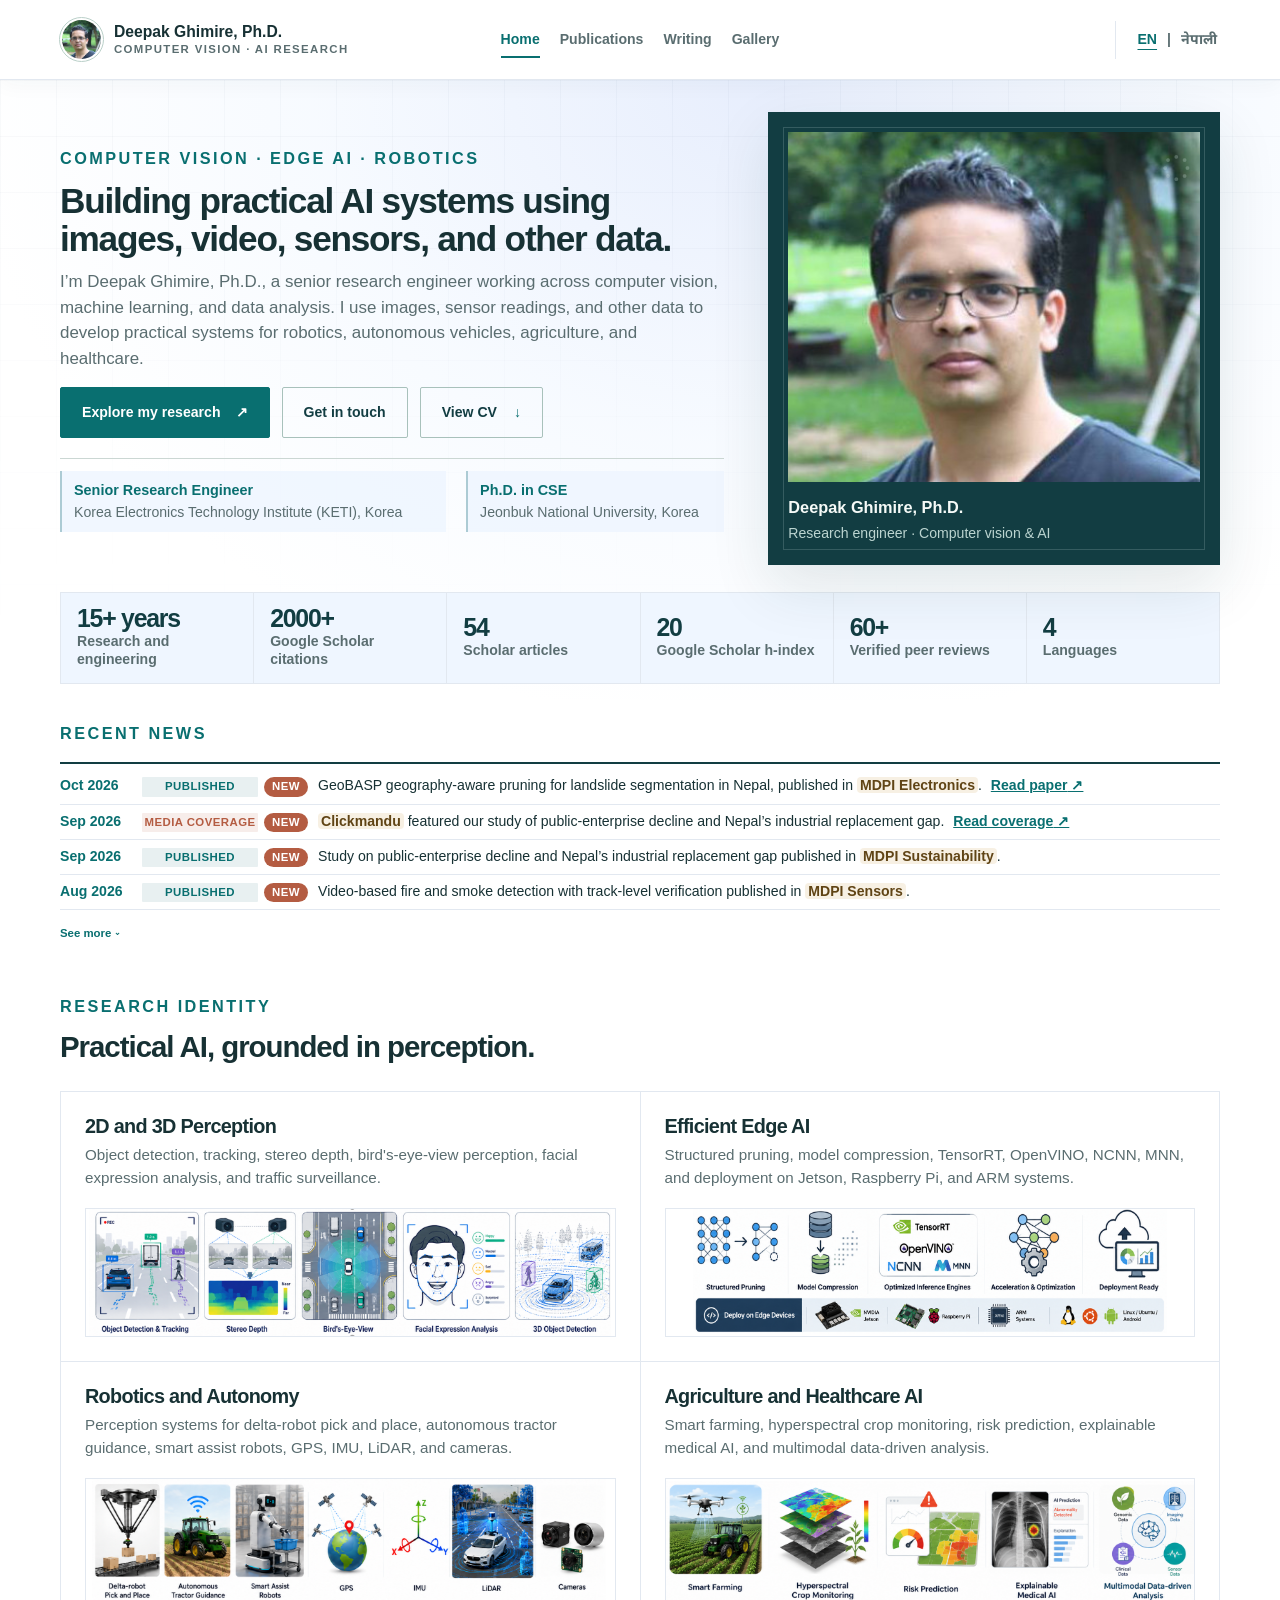
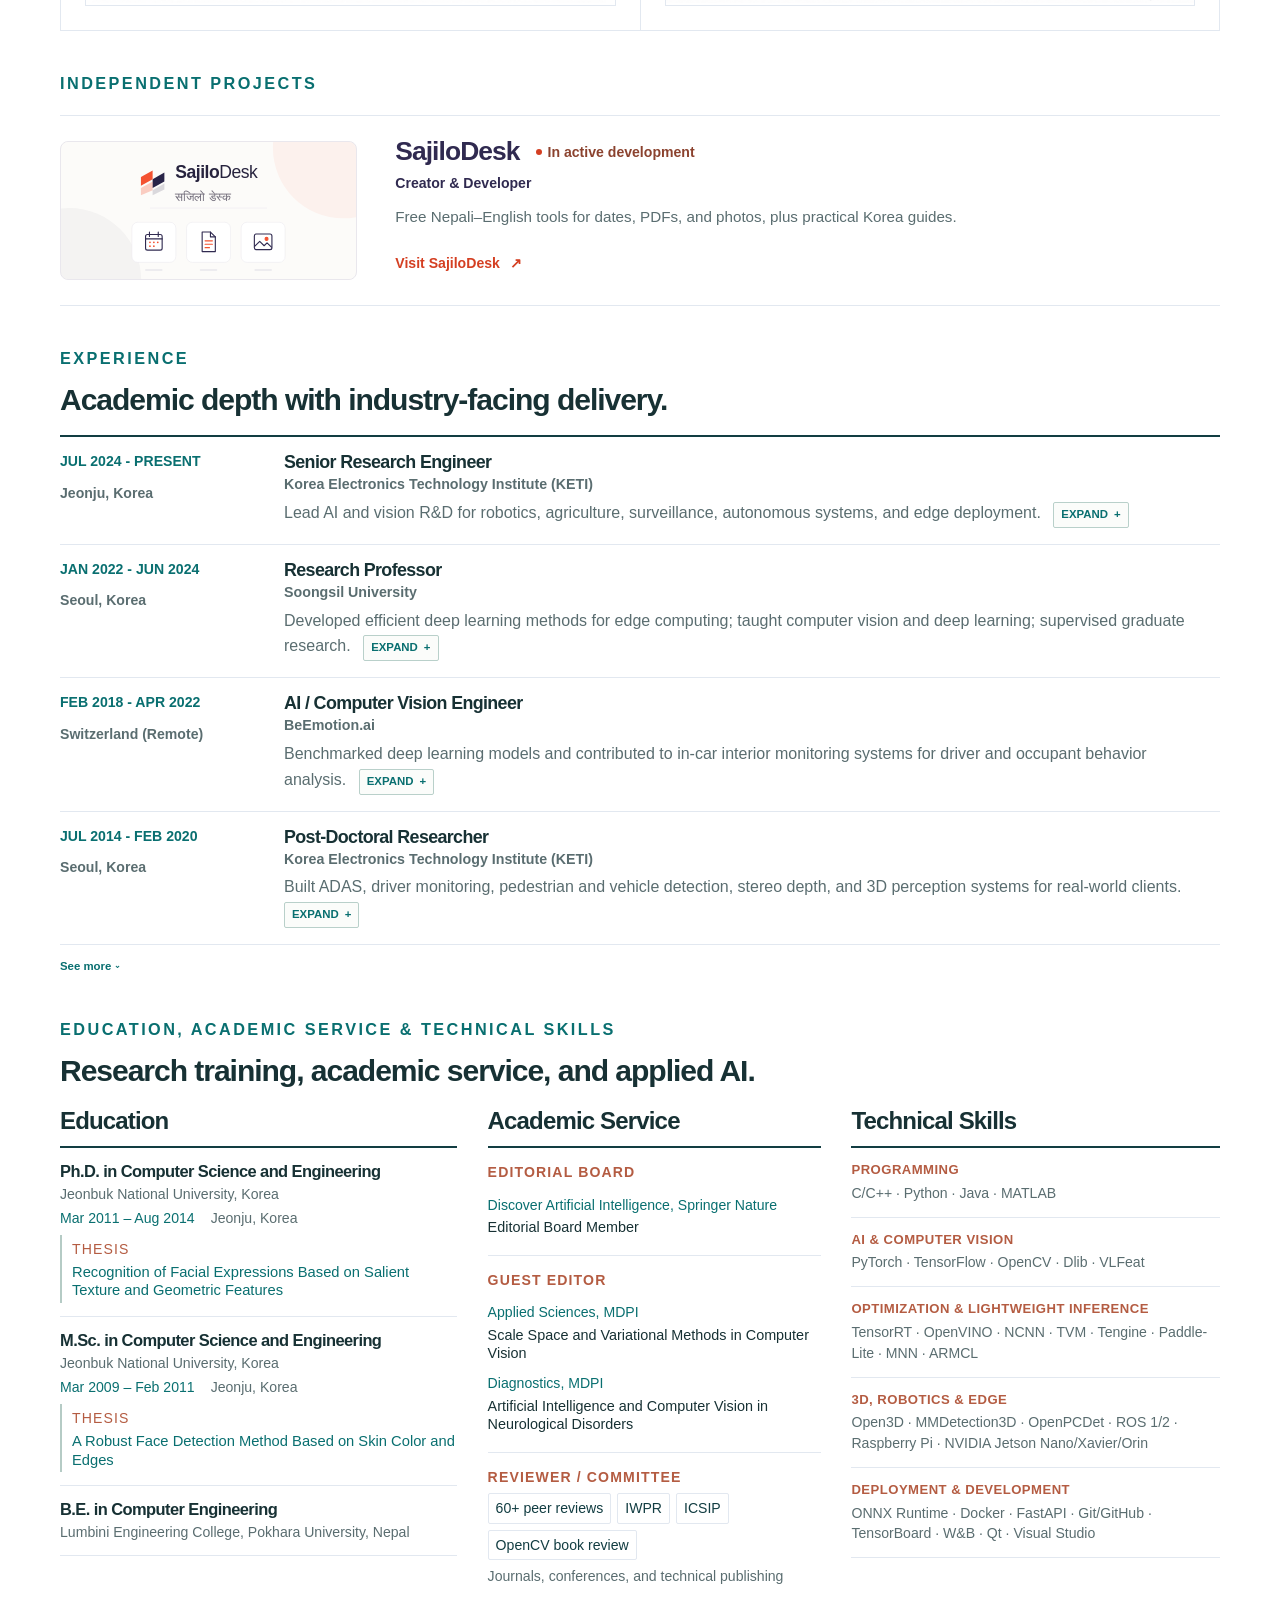
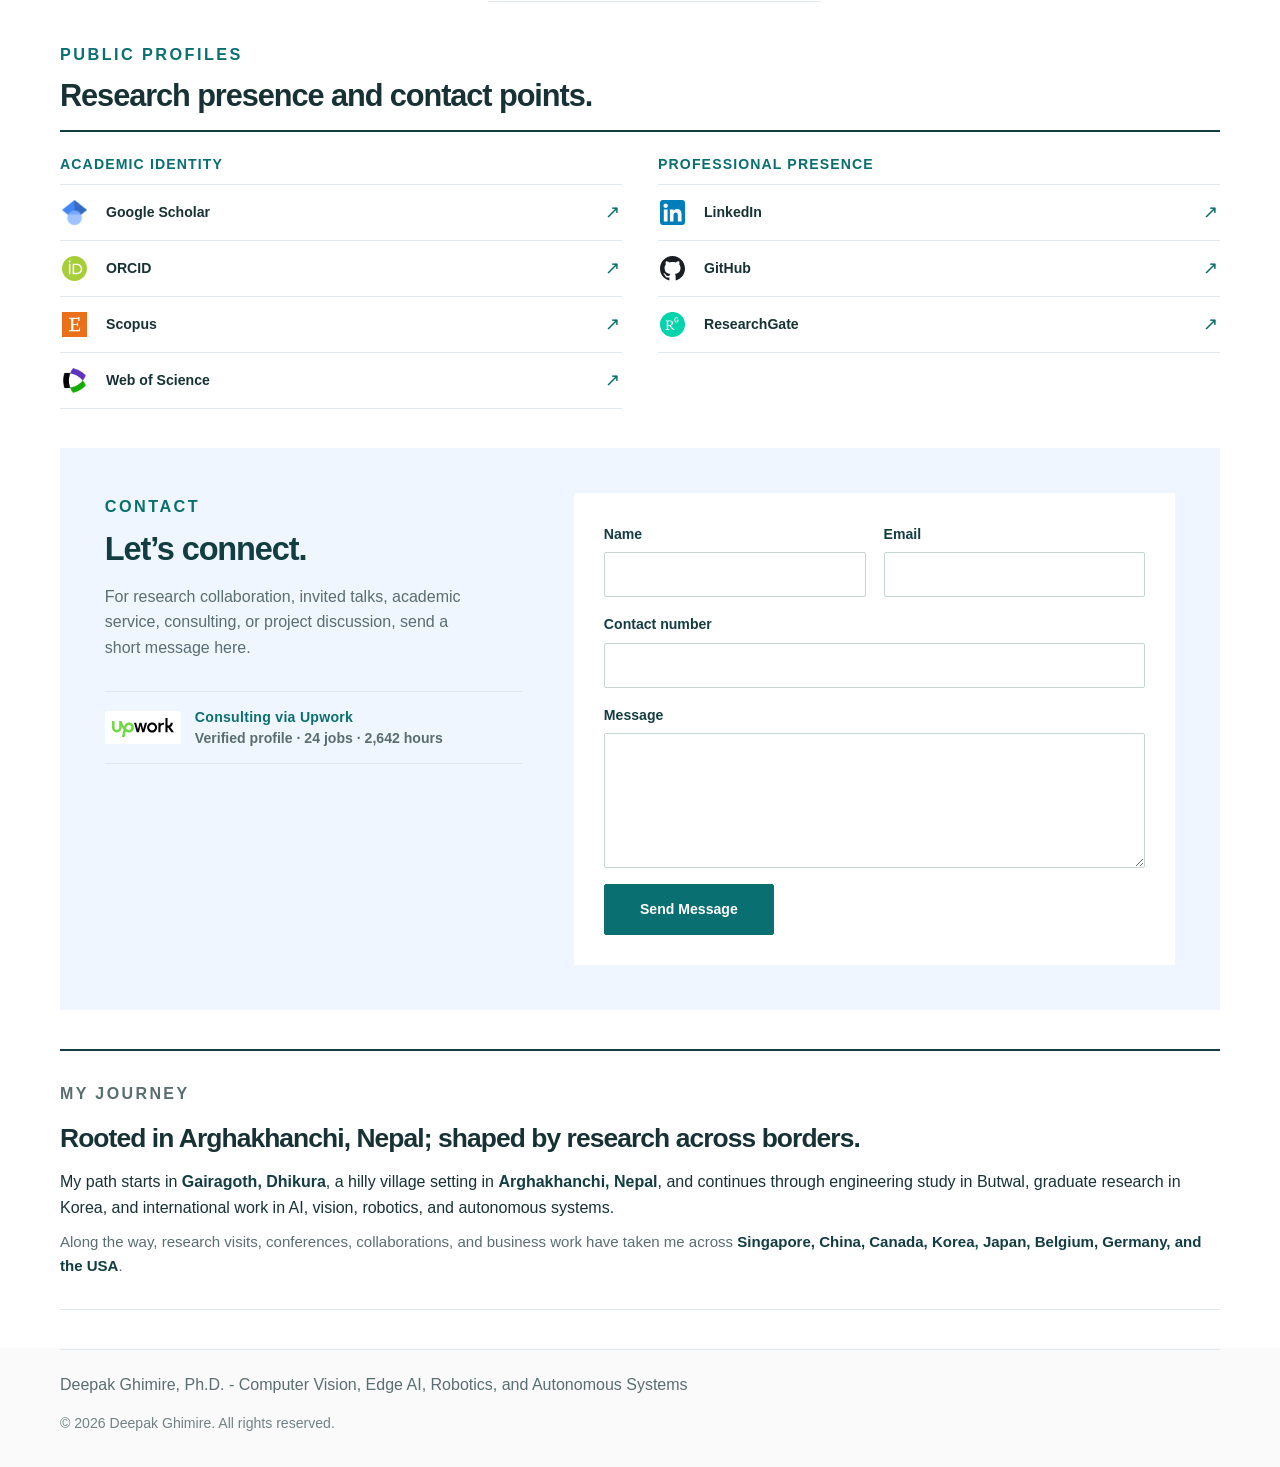
<file: index.html>
<!DOCTYPE html>
<html lang="en">
<head>
  <meta charset="UTF-8">
  <meta name="viewport" content="width=device-width, initial-scale=1.0">
  <meta name="description" content="Deepak Ghimire, Ph.D. - Computer vision, edge AI, robotics, autonomous systems, ADAS, and efficient machine learning.">
  <title>Deepak Ghimire, Ph.D. - Computer Vision, Edge AI, Robotics, and Autonomous Systems</title>
  <link rel="stylesheet" href="assets/css/styles.css?v=7">
  <link rel="stylesheet" href="assets/css/redesign.css?v=75">
</head>
<body>
  <header class="site-header">
    <a class="brand" href="index.html" aria-label="Deepak Ghimire, Ph.D. home">
      <span class="brand-mark"><img src="assets/images/deepak-portrait.jpg" alt="" width="43" height="43"></span>
      <span>Deepak Ghimire, Ph.D.</span>
    </a>
    <span class="language-switch" role="group" aria-label="Language"><a class="active-lang" href="index.html" lang="en" hreflang="en" aria-label="English" aria-current="page">EN</a><span aria-hidden="true">|</span><a href="ne/index.html" lang="ne" hreflang="ne">नेपाली</a></span>
    <button class="nav-toggle" aria-label="Open menu" aria-expanded="false" aria-controls="site-nav">
      <span></span><span></span><span></span>
    </button>
    <nav id="site-nav" class="site-nav">
      <a class="active" href="index.html">Home</a>
      <a href="publications.html">Publications</a>
      <a href="writing.html">Writing</a>
      <a href="gallery.html">Gallery</a>
    </nav>
  </header>

  <main>
    <section class="hero">
      <div class="hero-copy">
        <p class="eyebrow">Computer vision · Edge AI · Robotics</p>
        <h1>Building practical AI systems using images, video, sensors, and other data.</h1>
        <p class="hero-text">I’m Deepak Ghimire, Ph.D., a senior research engineer working across computer vision, machine learning, and data analysis. I use images, sensor readings, and other data to develop practical systems for robotics, autonomous vehicles, agriculture, and healthcare.</p>
        <div class="hero-actions">
          <a class="button primary" href="publications.html"><span class="button-label-long">Explore my research</span><span class="button-label-short">Publications</span><span aria-hidden="true">↗</span></a>
          <a class="button secondary" href="#contact"><span class="button-label-long">Get in touch</span><span class="button-label-short">Contact</span></a>
          <details class="cv-download-menu">
            <summary class="button secondary"><span class="button-label-long">View CV</span><span class="button-label-short">View CV</span></summary>
            <div class="cv-download-options">
              <a href="assets/docs/deepak-ghimire-short-cv.pdf?v=20261104" target="_blank" rel="noopener">
                <strong>Short CV</strong>
                <span>1-page PDF</span>
              </a>
              <a href="assets/docs/deepak-ghimire-full-cv.pdf?v=20261104" target="_blank" rel="noopener">
                <strong>Full CV</strong>
                <span>3-page PDF</span>
              </a>
            </div>
          </details>
        </div>
        <div class="hero-assurance" aria-label="Professional profile">
          <span><strong>Senior Research Engineer</strong>Korea Electronics Technology Institute (KETI), Korea</span>
          <span><strong>Ph.D. in CSE</strong>Jeonbuk National University, Korea</span>
        </div>
      </div>
      <div class="hero-visual" aria-label="Portrait of Deepak Ghimire">
        <div class="portrait-frame">
          <img src="assets/images/deepak-portrait.jpg" alt="Deepak Ghimire">
        </div>
        <div class="portrait-caption"><strong>Deepak Ghimire, Ph.D.</strong><span>Research engineer · Computer vision &amp; AI</span></div>
      </div>
      <a class="scroll-cue" href="#metrics" aria-label="Scroll to profile metrics">
        <span class="scroll-line" aria-hidden="true"></span>
        <span>Scroll</span>
        <span class="scroll-dot" aria-hidden="true"></span>
      </a>
    </section>

    <section id="metrics" class="metrics-band" aria-label="Professional metrics">
      <div>
        <strong>15+ years</strong>
        <span>Research and engineering</span>
      </div>
      <a href="https://scholar.google.com/citations?user=pkJSvXwAAAAJ&amp;hl=en" target="_blank" rel="noopener">
        <strong>2000+</strong>
        <span>Google Scholar citations</span>
      </a>
      <a href="https://scholar.google.com/citations?user=pkJSvXwAAAAJ&amp;hl=en" target="_blank" rel="noopener">
        <strong>54</strong>
        <span>Scholar articles</span>
      </a>
      <a href="https://scholar.google.com/citations?user=pkJSvXwAAAAJ&amp;hl=en" target="_blank" rel="noopener">
        <strong>20</strong>
        <span>Google Scholar h-index</span>
      </a>
      <a href="https://www.webofscience.com/wos/author/record/W-2826-2019" target="_blank" rel="noopener">
        <strong>60+</strong>
        <span>Verified peer reviews</span>
      </a>
      <div>
        <strong>4</strong>
        <span>Languages</span>
      </div>
    </section>

    <section class="news-section" aria-label="News and updates">
      <div class="section-heading">
        <p class="section-kicker">Recent News</p>
      </div>
      <div class="news-card">
        <div class="news-list" data-news-list></div>
        <noscript>Enable JavaScript to view recent news.</noscript>
        <button class="news-toggle" type="button" data-news-toggle aria-expanded="false">See more</button>
      </div>
    </section>

    <section id="research-identity" class="section-grid">
      <div>
        <p class="section-kicker">Research Identity</p>
        <h2>Practical AI, grounded in perception.</h2>
      </div>
      <div class="focus-grid">
        <article class="focus-card focus-card-visual">
          <h3>2D and 3D Perception</h3>
          <p>Object detection, tracking, stereo depth, bird's-eye-view perception, facial expression analysis, and traffic surveillance.</p>
          <div class="focus-card-image">
            <button class="focus-image-button" type="button" data-full-image="assets/images/2dand3dperception.webp" data-image-title="2D and 3D Perception" aria-label="Expand 2D and 3D perception visual">
              <img src="assets/images/2dand3dperception.webp" alt="2D and 3D perception visual" loading="lazy" decoding="async">
            </button>
          </div>
        </article>
        <article class="focus-card focus-card-visual">
          <h3>Efficient Edge AI</h3>
          <p>Structured pruning, model compression, TensorRT, OpenVINO, NCNN, MNN, and deployment on Jetson, Raspberry Pi, and ARM systems.</p>
          <div class="focus-card-image">
            <button class="focus-image-button" type="button" data-full-image="assets/images/efficient_edge.webp" data-image-title="Efficient Edge AI" aria-label="Expand efficient edge AI visual">
              <img src="assets/images/efficient_edge.webp" alt="Efficient edge AI visual" loading="lazy" decoding="async">
            </button>
          </div>
        </article>
        <article class="focus-card focus-card-visual">
          <h3>Robotics and Autonomy</h3>
          <p>Perception systems for delta-robot pick and place, autonomous tractor guidance, smart assist robots, GPS, IMU, LiDAR, and cameras.</p>
          <div class="focus-card-image">
            <button class="focus-image-button" type="button" data-full-image="assets/images/robot_autonomy.webp" data-image-title="Robotics and Autonomy" aria-label="Expand robotics and autonomy visual">
              <img src="assets/images/robot_autonomy.webp" alt="Robotics and autonomy visual" loading="lazy" decoding="async">
            </button>
          </div>
        </article>
        <article class="focus-card focus-card-visual">
          <h3>Agriculture and Healthcare AI</h3>
          <p>Smart farming, hyperspectral crop monitoring, risk prediction, explainable medical AI, and multimodal data-driven analysis.</p>
          <div class="focus-card-image">
            <button class="focus-image-button" type="button" data-full-image="assets/images/agri_health_ai.webp" data-image-title="Agriculture and Healthcare AI" aria-label="Expand agriculture and healthcare AI visual">
              <img src="assets/images/agri_health_ai.webp" alt="Agriculture and healthcare AI visual" loading="lazy" decoding="async">
            </button>
          </div>
        </article>
      </div>
    </section>

    <section class="projects-section" id="independent-projects" aria-labelledby="projects-heading">
      <div class="section-heading">
        <p class="section-kicker" id="projects-heading">Independent Projects</p>
      </div>
      <article class="project-feature" aria-labelledby="sajilodesk-heading">
        <img class="project-visual" src="assets/images/sajilodesk-project.svg?v=3" alt="Bilingual SajiloDesk logo with calendar, document, and photo symbols" width="600" height="280" loading="lazy" decoding="async">
        <div class="project-copy">
          <div class="project-title-row">
            <h2 id="sajilodesk-heading">SajiloDesk</h2>
            <span class="project-status">In active development</span>
          </div>
          <p class="project-role">Creator &amp; Developer</p>
          <p>Free Nepali–English tools for dates, PDFs, and photos, plus practical Korea guides.</p>
          <a class="project-visit" href="https://sajilodesk.com/en/" hreflang="en" target="_blank" rel="noopener">Visit SajiloDesk <span aria-hidden="true">↗</span></a>
        </div>
      </article>
    </section>

    <section class="timeline-section">
      <div class="section-heading">
        <p class="section-kicker">Experience</p>
        <h2>Academic depth with industry-facing delivery.</h2>
      </div>
      <div class="timeline">
        <article>
          <div class="timeline-meta">
            <span class="timeline-date">Jul 2024 - Present</span>
            <span>Jeonju, Korea</span>
          </div>
          <div class="timeline-content">
          <h3>Senior Research Engineer</h3>
          <p class="timeline-org">Korea Electronics Technology Institute (KETI)</p>
          <div class="timeline-summary-row"><p>Lead AI and vision R&D for robotics, agriculture, surveillance, autonomous systems, and edge deployment.</p>
          <details>
            <summary>Expand</summary>
            <ul>
              <li>Lead research and industry-focused AI, computer vision, and sensor-technology projects across agriculture, robotics, and surveillance.</li>
              <li>Develop crop monitoring for smart vertical farming using RGB, hyperspectral cameras, and temperature sensors.</li>
              <li>Build smart assist robot perception for large vehicles using LiDAR and camera sensors.</li>
              <li>Develop autonomous tractor guidance in paddy fields with GPS, IMU, and ZED 2i camera sensors.</li>
            </ul>
          </details></div>
          </div>
        </article>
        <article>
          <div class="timeline-meta">
            <span class="timeline-date">Jan 2022 - Jun 2024</span>
            <span>Seoul, Korea</span>
          </div>
          <div class="timeline-content">
          <h3>Research Professor</h3>
          <p class="timeline-org">Soongsil University</p>
          <div class="timeline-summary-row"><p>Developed efficient deep learning methods for edge computing; taught computer vision and deep learning; supervised graduate research.</p>
          <details>
            <summary>Expand</summary>
            <ul>
              <li>Worked on one-shot structured pruning and dataset compression to optimize model performance and resource use.</li>
              <li>Taught Computer Vision and Deep Learning with OpenCV and Python Programming for Image Processing.</li>
              <li>Supervised and mentored graduate students on AI/ML research projects.</li>
            </ul>
          </details></div>
          </div>
        </article>
        <article>
          <div class="timeline-meta">
            <span class="timeline-date">Feb 2018 - Apr 2022</span>
            <span>Switzerland (Remote)</span>
          </div>
          <div class="timeline-content">
          <h3>AI / Computer Vision Engineer</h3>
          <p class="timeline-org">BeEmotion.ai</p>
          <div class="timeline-summary-row"><p>Benchmarked deep learning models and contributed to in-car interior monitoring systems for driver and occupant behavior analysis.</p>
          <details>
            <summary>Expand</summary>
            <ul>
              <li>Benchmarked DNN backbones, face detection, and facial emotion recognition models.</li>
              <li>Used inference tools across Raspberry Pi and NVIDIA Jetson Nano/Xavier platforms.</li>
              <li>Contributed to vision-based automotive in-car Interior Monitoring System AI solutions.</li>
              <li>Provided consulting and development support for edge-computing AI applications.</li>
            </ul>
          </details></div>
          </div>
        </article>
        <article>
          <div class="timeline-meta">
            <span class="timeline-date">Jul 2014 - Feb 2020</span>
            <span>Seoul, Korea</span>
          </div>
          <div class="timeline-content">
          <h3>Post-Doctoral Researcher</h3>
          <p class="timeline-org">Korea Electronics Technology Institute (KETI)</p>
          <div class="timeline-summary-row"><p>Built ADAS, driver monitoring, pedestrian and vehicle detection, stereo depth, and 3D perception systems for real-world clients.</p>
          <details>
            <summary>Expand</summary>
            <ul>
              <li>Developed vision-based ADAS algorithms for driver state monitoring, forward collision warning, and lane departure warning.</li>
              <li>Deployed algorithms into vehicle dashcam systems and Android phones.</li>
              <li>Worked on pedestrian and vehicle detection, bird's-eye-view 3D object detection, stereo depth estimation, and algorithm optimization.</li>
              <li>Supported government and private-sector project demonstrations and funding acquisition.</li>
            </ul>
          </details></div>
          </div>
        </article>
        <article class="timeline-extra" hidden>
          <div class="timeline-meta">
            <span class="timeline-date">Mar 2009 - Aug 2014</span>
            <span>Jeonju, Korea</span>
          </div>
          <div class="timeline-content">
          <h3>Graduate Research Assistant</h3>
          <p class="timeline-org">Jeonbuk National University</p>
          <div class="timeline-summary-row"><p>Worked on face detection, recognition, facial emotion analysis, driver monitoring, color image enhancement, object detection, and tracking.</p>
          <details>
            <summary>Expand</summary>
            <ul>
              <li>Contributed to M.Sc. and Ph.D. projects in vision-based technologies.</li>
              <li>Developed real-time traffic monitoring for illegal pedestrian crossing detection.</li>
              <li>Designed an IR-camera touchless user interaction system for large displays.</li>
            </ul>
          </details></div>
          </div>
        </article>
        <article class="timeline-extra" hidden>
          <div class="timeline-meta">
            <span class="timeline-date">Feb 2014 - Apr 2014</span>
            <span>Burnaby, Canada</span>
          </div>
          <div class="timeline-content">
          <h3>Visiting Ph.D. Scholar</h3>
          <p class="timeline-org">Simon Fraser University, Vision and Media Lab</p>
          <div class="timeline-summary-row"><p>Worked on facial expression analysis with geometric facial feature extraction and tracking techniques.</p>
          <details>
            <summary>Expand</summary>
            <ul>
              <li>Conducted research at the Vision and Media Lab, School of Computing Science.</li>
              <li>Focused on facial landmark tracking and geometric feature extraction for expression analysis.</li>
            </ul>
          </details></div>
          </div>
        </article>
        <article class="timeline-extra" hidden>
          <div class="timeline-meta">
            <span class="timeline-date">Aug 2007 - Nov 2008</span>
            <span>Butwal, Nepal</span>
          </div>
          <div class="timeline-content">
          <h3>Teaching Faculty</h3>
          <p class="timeline-org">Lumbini Engineering College, Pokhara University</p>
          <div class="timeline-summary-row"><p>Taught programming, computer graphics, digital signal processing, and image processing with practical lab instruction.</p>
          <details>
            <summary>Expand</summary>
            <ul>
              <li>Taught Object-Oriented Programming in C++, Computer Graphics, Digital Signal Processing, and Image Processing.</li>
              <li>Led hands-on lab sessions and coding-based practical classes.</li>
              <li>Supervised final-year undergraduate student projects.</li>
            </ul>
          </details></div>
          </div>
        </article>
      </div>
      <button class="news-toggle experience-toggle" type="button" data-experience-toggle data-more-label="See more" data-less-label="Show less" aria-expanded="false">See more</button>
    </section>



    <section class="credentials-section">
      <div class="section-heading">
        <p class="section-kicker">Education, Academic Service &amp; Technical Skills</p>
        <h2>Research training, academic service, and applied AI.</h2>
      </div>
      <div class="two-column credentials-grid">
      <div class="panel">
        <h2>Education</h2>
        <div class="stacked-list">
          <article>
            <h3>Ph.D. in Computer Science and Engineering</h3>
            <p class="timeline-org">Jeonbuk National University, Korea</p>
            <p class="degree-meta"><span>Mar 2011 – Aug 2014</span><span>Jeonju, Korea</span></p>
            <a class="thesis-link" href="http://dl.jbnu.ac.kr/search/detail/CATTOT000000813235" target="_blank" rel="noopener">
              <span>Thesis</span>
              <strong>Recognition of Facial Expressions Based on Salient Texture and Geometric Features</strong>
            </a>
          </article>
          <article>
            <h3>M.Sc. in Computer Science and Engineering</h3>
            <p class="timeline-org">Jeonbuk National University, Korea</p>
            <p class="degree-meta"><span>Mar 2009 – Feb 2011</span><span>Jeonju, Korea</span></p>
            <a class="thesis-link" href="http://dl.jbnu.ac.kr/search/detail/CATTOT000000730119" target="_blank" rel="noopener">
              <span>Thesis</span>
              <strong>A Robust Face Detection Method Based on Skin Color and Edges</strong>
            </a>
          </article>
          <article>
            <h3>B.E. in Computer Engineering</h3>
            <p class="timeline-org">Lumbini Engineering College, Pokhara University, Nepal</p>
          </article>
        </div>
      </div>
      <div class="panel">
        <h2>Academic Service</h2>
        <div class="service-list">
          <div class="service-row service-row-group">
            <span>Editorial Board</span>
            <div class="service-sublist">
              <a href="https://link.springer.com/journal/44163/editorial-board#:~:text=Deepak%20Ghimire%20PhD" target="_blank" rel="noopener">
                <span>Discover Artificial Intelligence, Springer Nature</span>
                <strong>Editorial Board Member</strong>
              </a>
            </div>
          </div>
          <div class="service-row service-row-group">
            <span>Guest Editor</span>
            <div class="service-sublist">
              <a href="https://www.mdpi.com/journal/applsci/special_issues/Computer_Vision_Variational_Methods" target="_blank" rel="noopener">
                <span>Applied Sciences, MDPI</span>
                <strong>Scale Space and Variational Methods in Computer Vision</strong>
              </a>
              <a href="https://www.mdpi.com/journal/diagnostics/special_issues/19793009AB" target="_blank" rel="noopener">
                <span>Diagnostics, MDPI</span>
                <strong>Artificial Intelligence and Computer Vision in Neurological Disorders</strong>
              </a>
            </div>
          </div>
          <div class="service-row">
            <span>Reviewer / Committee</span>
            <div class="service-tags">
              <span>60+ peer reviews</span>
              <span>IWPR</span>
              <span>ICSIP</span>
              <span>OpenCV book review</span>
            </div>
            <em>Journals, conferences, and technical publishing</em>
          </div>
        </div>
      </div>
      <div class="panel skills-panel">
        <h2>Technical Skills</h2>
        <div class="skills-list">
          <div class="skill-group">
            <h3>Programming</h3>
            <p>C/C++ · Python · Java · MATLAB</p>
          </div>
          <div class="skill-group">
            <h3>AI &amp; Computer Vision</h3>
            <p>PyTorch · TensorFlow · OpenCV · Dlib · VLFeat</p>
          </div>
          <div class="skill-group">
            <h3>Optimization &amp; Lightweight Inference</h3>
            <p>TensorRT · OpenVINO · NCNN · TVM · Tengine · Paddle-Lite · MNN · ARMCL</p>
          </div>
          <div class="skill-group">
            <h3>3D, Robotics &amp; Edge</h3>
            <p>Open3D · MMDetection3D · OpenPCDet · ROS 1/2 · Raspberry Pi · NVIDIA Jetson Nano/Xavier/Orin</p>
          </div>
          <div class="skill-group">
            <h3>Deployment &amp; Development</h3>
            <p>ONNX Runtime · Docker · FastAPI · Git/GitHub · TensorBoard · W&amp;B · Qt · Visual Studio</p>
          </div>
        </div>
      </div>
      </div>
    </section>

    <section class="profiles">
      <div>
        <p class="section-kicker">Public Profiles</p>
        <h2>Research presence and contact points.</h2>
      </div>
      <div class="profile-links">
        <div class="profile-group">
          <p class="profile-group-label">Academic Identity</p>
          <div class="profile-group-grid academic-grid">
            <a href="https://scholar.google.com/citations?user=pkJSvXwAAAAJ&hl=en" target="_blank" rel="noopener">
              <img src="assets/images/google-scholar.webp" alt="">
              <span>Google Scholar</span>
            </a>
            <a href="https://orcid.org/0000-0001-8940-8739" target="_blank" rel="noopener">
              <img src="assets/images/ORCID_iD.svg" alt="">
              <span>ORCID</span>
            </a>
            <a class="scopus-profile" href="https://www.scopus.com/authid/detail.uri?authorId=36835193600" target="_blank" rel="noopener">
              <img src="assets/images/scopus.webp" alt="">
              <span>Scopus</span>
            </a>
            <a href="https://www.webofscience.com/wos/author/record/W-2826-2019" target="_blank" rel="noopener">
              <img src="assets/images/webofscience.webp" alt="">
              <span>Web of Science</span>
            </a>
          </div>
        </div>
        <div class="profile-group">
          <p class="profile-group-label">Professional Presence</p>
          <div class="profile-group-grid professional-grid">
            <a href="https://www.linkedin.com/in/ghimire-deepak" target="_blank" rel="noopener">
              <img src="assets/images/LinkedIn_logo.svg" alt="">
              <span>LinkedIn</span>
            </a>
            <a href="https://github.com/ghimiredhikura" target="_blank" rel="noopener">
              <img src="assets/images/Octicons-mark-github.svg" alt="">
              <span>GitHub</span>
            </a>
            <a href="https://www.researchgate.net/profile/Deepak-Ghimire" target="_blank" rel="noopener">
              <img class="researchgate-logo" src="assets/images/ResearchGate_icon_SVG.svg" alt="">
              <span>ResearchGate</span>
            </a>
          </div>
        </div>
      </div>
    </section>

    <section class="contact-section" id="contact">
      <div class="contact-intro">
        <p class="section-kicker">Contact</p>
        <h2>Let’s connect.</h2>
        <p>For research collaboration, invited talks, academic service, consulting, or project discussion, send a short message here.</p>
        <a class="consulting-note consulting-profile" href="https://www.upwork.com/freelancers/~01dba9c23f91603c59" target="_blank" rel="noopener">
          <img class="upwork-logo" src="assets/images/Upwork-logo.svg" alt="Upwork">
          <span>
            <em>Consulting via Upwork</em>
            <small>Verified profile · 24 jobs · 2,642 hours</small>
          </span>
        </a>
      </div>
      <form class="contact-form" action="https://formspree.io/f/mqeokgwp" method="POST">
        <input type="hidden" name="_subject" value="New message from Deepak Ghimire website">
        <label>
          <span>Name</span>
          <input type="text" name="name" autocomplete="name" required>
        </label>
        <label>
          <span>Email</span>
          <input type="email" name="email" autocomplete="email" required>
        </label>
        <label>
          <span>Contact number</span>
          <input type="tel" name="phone" autocomplete="tel">
        </label>
        <label>
          <span>Message</span>
          <textarea name="message" rows="5" required></textarea>
        </label>
        <button class="button primary" type="submit">Send Message</button>
      </form>
    </section>

    <section class="origin-band">
      <div class="origin-intro">
        <p class="section-kicker">My Journey</p>
        <h2>Rooted in Arghakhanchi, Nepal; shaped by research across borders.</h2>
      </div>
      <div class="origin-copy">
        <p class="origin-lead">My path starts in <strong>Gairagoth, Dhikura</strong>, a hilly village setting in <strong>Arghakhanchi, Nepal</strong>, and continues through engineering study in Butwal, graduate research in Korea, and international work in AI, vision, robotics, and autonomous systems.</p>
        <p class="origin-footprint">Along the way, research visits, conferences, collaborations, and business work have taken me across <strong>Singapore, China, Canada, Korea, Japan, Belgium, Germany, and the USA</strong>.</p>
      </div>
    </section>
  </main>

  <footer class="site-footer">
    <p>Deepak Ghimire, Ph.D. - Computer Vision, Edge AI, Robotics, and Autonomous Systems</p>
    <p class="copyright">&copy; 2026 Deepak Ghimire. All rights reserved.</p>
  </footer>

  <script src="assets/js/news-data.js?v=7"></script>
  <script src="assets/js/main.js?v=10"></script>
</body>
</html>
</file>
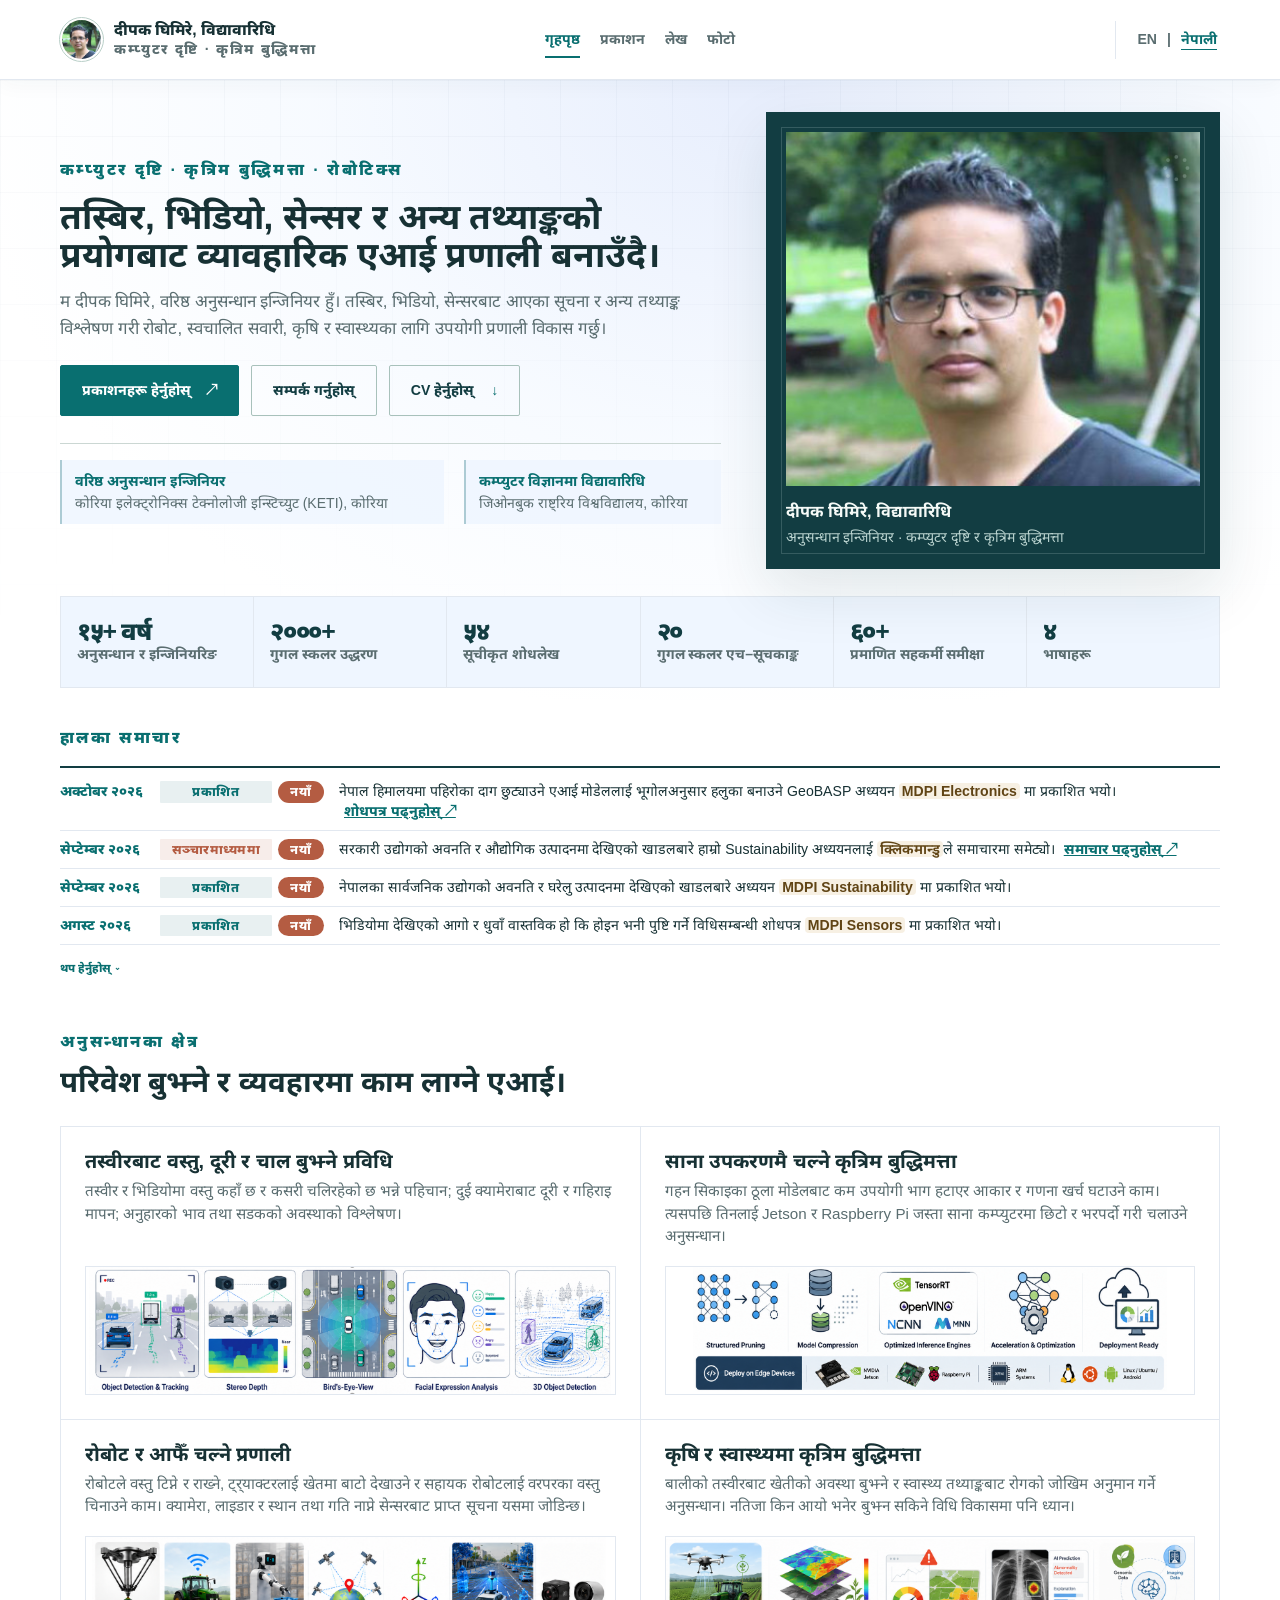
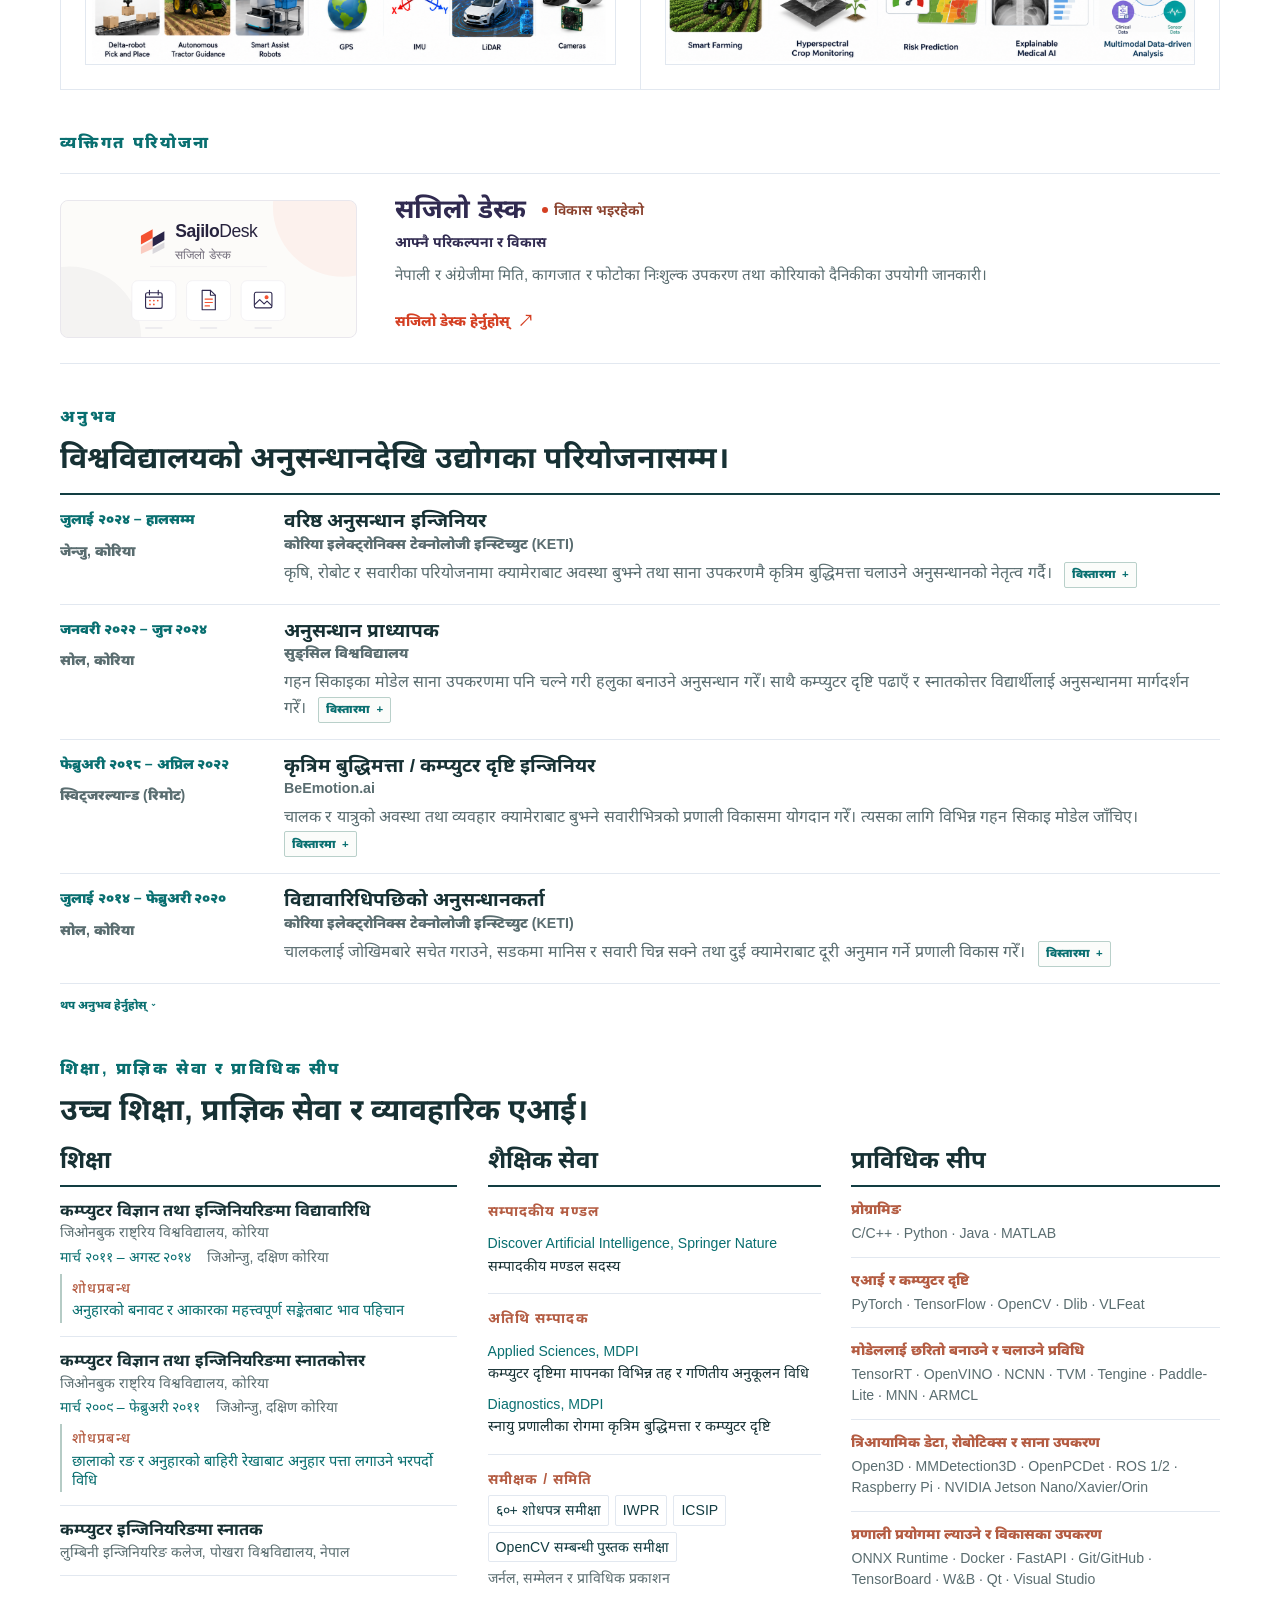
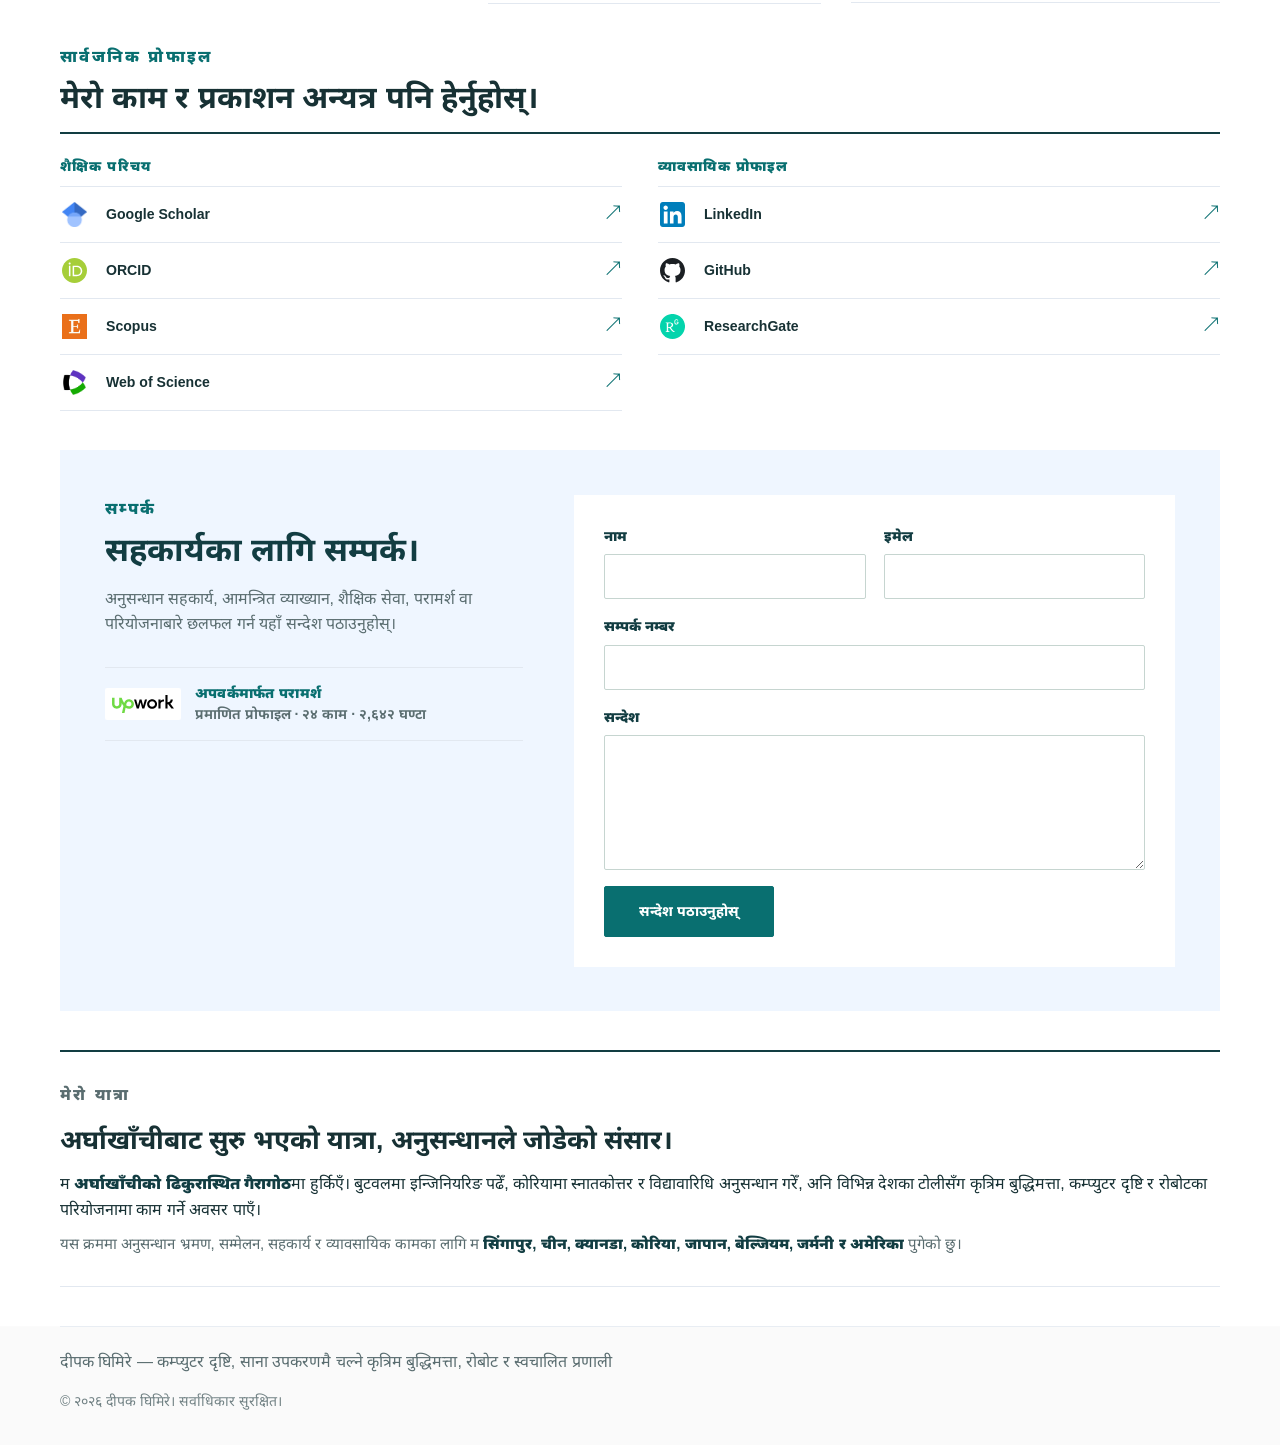
<file: ne/index.html>
<!DOCTYPE html>
<html lang="ne">
<head>
  <meta charset="UTF-8">
  <meta name="viewport" content="width=device-width, initial-scale=1.0">
  <meta name="description" content="दीपक घिमिरेको कम्प्युटर दृष्टि, साना उपकरणमै चल्ने कृत्रिम बुद्धिमत्ता, रोबोट र स्वचालित प्रणालीसम्बन्धी अनुसन्धान।">
  <title>दीपक घिमिरे | कम्प्युटर दृष्टि, कृत्रिम बुद्धिमत्ता र रोबोटिक्स</title>
  <link rel="stylesheet" href="../assets/css/styles.css?v=7">
  <link rel="stylesheet" href="../assets/css/redesign.css?v=75">
</head>
<body>
  <header class="site-header">
    <a class="brand" href="index.html" aria-label="दीपक घिमिरेको गृहपृष्ठ">
      <span class="brand-mark"><img src="../assets/images/deepak-portrait.jpg" alt="" width="43" height="43"></span>
      <span>दीपक घिमिरे, विद्यावारिधि</span>
    </a>
    <span class="language-switch" role="group" aria-label="Language"><a href="../index.html" lang="en" hreflang="en" aria-label="English">EN</a><span aria-hidden="true">|</span><a href="index.html" class="active-lang" lang="ne" hreflang="ne" aria-current="page">नेपाली</a></span>
    <button class="nav-toggle" aria-label="मेनु खोल्नुहोस्" aria-expanded="false" aria-controls="site-nav">
      <span></span><span></span><span></span>
    </button>
    <nav id="site-nav" class="site-nav">
      <a class="active" href="index.html">गृहपृष्ठ</a>
      <a href="publications.html">प्रकाशन</a>
      <a href="writing.html">लेख</a>
      <a href="gallery.html">फोटो</a>
    </nav>
  </header>

  <main>
    <section class="hero">
      <div class="hero-copy">
        <p class="eyebrow">कम्प्युटर दृष्टि · कृत्रिम बुद्धिमत्ता · रोबोटिक्स</p>
        <h1>तस्बिर, भिडियो, सेन्सर र अन्य तथ्याङ्कको प्रयोगबाट व्यावहारिक एआई प्रणाली बनाउँदै।</h1>
        <p class="hero-text">म दीपक घिमिरे, वरिष्ठ अनुसन्धान इन्जिनियर हुँ। तस्बिर, भिडियो, सेन्सरबाट आएका सूचना र अन्य तथ्याङ्क विश्लेषण गरी रोबोट, स्वचालित सवारी, कृषि र स्वास्थ्यका लागि उपयोगी प्रणाली विकास गर्छु।</p>
        <div class="hero-actions">
          <a class="button primary" href="publications.html"><span class="button-label-long">प्रकाशनहरू हेर्नुहोस्</span><span class="button-label-short">प्रकाशनहरू</span><span aria-hidden="true">↗</span></a>
          <a class="button secondary" href="#contact"><span class="button-label-long">सम्पर्क गर्नुहोस्</span><span class="button-label-short">सम्पर्क</span></a>
          <details class="cv-download-menu">
            <summary class="button secondary"><span class="button-label-long">CV हेर्नुहोस्</span><span class="button-label-short">CV हेर्नुहोस्</span></summary>
            <div class="cv-download-options">
              <a href="../assets/docs/deepak-ghimire-short-cv.pdf?v=20261104" target="_blank" rel="noopener">
                <strong>संक्षिप्त CV</strong>
                <span>१ पृष्ठको PDF</span>
              </a>
              <a href="../assets/docs/deepak-ghimire-full-cv.pdf?v=20261104" target="_blank" rel="noopener">
                <strong>विस्तृत CV</strong>
                <span>३ पृष्ठको PDF</span>
              </a>
            </div>
          </details>
        </div>
        <div class="hero-assurance" aria-label="व्यावसायिक परिचय">
          <span><strong>वरिष्ठ अनुसन्धान इन्जिनियर</strong>कोरिया इलेक्ट्रोनिक्स टेक्नोलोजी इन्स्टिच्युट (KETI), कोरिया</span>
          <span><strong>कम्प्युटर विज्ञानमा विद्यावारिधि</strong>जिओनबुक राष्ट्रिय विश्वविद्यालय, कोरिया</span>
        </div>
      </div>
      <div class="hero-visual" aria-label="दीपक घिमिरेको तस्वीर">
        <div class="portrait-frame">
          <img src="../assets/images/deepak-portrait.jpg" alt="दीपक घिमिरे">
        </div>
        <div class="portrait-caption">
<strong>दीपक घिमिरे, विद्यावारिधि</strong><span>अनुसन्धान इन्जिनियर · कम्प्युटर दृष्टि र कृत्रिम बुद्धिमत्ता</span>
</div>
      </div>
      <a class="scroll-cue" href="#metrics" aria-label="अनुसन्धान उपलब्धिमा जानुहोस्">
        <span class="scroll-line" aria-hidden="true"></span>
        <span>तल हेर्नुहोस्</span>
        <span class="scroll-dot" aria-hidden="true"></span>
      </a>
    </section>

    <section id="metrics" class="metrics-band" aria-label="अनुसन्धान उपलब्धि">
      <div>
        <strong>१५+ वर्ष</strong>
        <span>अनुसन्धान र इन्जिनियरिङ</span>
      </div>
      <a href="https://scholar.google.com/citations?user=pkJSvXwAAAAJ&amp;hl=en" target="_blank" rel="noopener">
        <strong>२०००+</strong>
        <span>गुगल स्कलर उद्धरण</span>
      </a>
      <a href="https://scholar.google.com/citations?user=pkJSvXwAAAAJ&amp;hl=en" target="_blank" rel="noopener">
        <strong>५४</strong>
        <span>सूचीकृत शोधलेख</span>
      </a>
      <a href="https://scholar.google.com/citations?user=pkJSvXwAAAAJ&amp;hl=en" target="_blank" rel="noopener">
        <strong>२०</strong>
        <span>गुगल स्कलर एच–सूचकाङ्क</span>
      </a>
      <a href="https://www.webofscience.com/wos/author/record/W-2826-2019" target="_blank" rel="noopener">
        <strong>६०+</strong>
        <span>प्रमाणित सहकर्मी समीक्षा</span>
      </a>
      <div>
        <strong>४</strong>
        <span>भाषाहरू</span>
      </div>
    </section>

    <section class="news-section" aria-label="समाचार र अपडेट">
      <div class="section-heading">
        <p class="section-kicker">हालका समाचार</p>
      </div>
      <div class="news-card">
        <div class="news-list" data-news-list></div>
        <noscript>हालका समाचार हेर्न ब्राउजरमा जाभास्क्रिप्ट सक्रिय गर्नुहोस्।</noscript>
        <button class="news-toggle" type="button" data-news-toggle aria-expanded="false">थप हेर्नुहोस्</button>
      </div>
    </section>

    <section id="research-identity" class="section-grid">
      <div>
        <p class="section-kicker">अनुसन्धानका क्षेत्र</p>
        <h2>परिवेश बुझ्ने र व्यवहारमा काम लाग्ने एआई।</h2>
      </div>
      <div class="focus-grid">
        <article class="focus-card focus-card-visual">
          <h3>तस्वीरबाट वस्तु, दूरी र चाल बुझ्ने प्रविधि</h3>
          <p>तस्वीर र भिडियोमा वस्तु कहाँ छ र कसरी चलिरहेको छ भन्ने पहिचान; दुई क्यामेराबाट दूरी र गहिराइ मापन; अनुहारको भाव तथा सडकको अवस्थाको विश्लेषण।</p>
          <div class="focus-card-image">
            <button class="focus-image-button" type="button" data-full-image="../assets/images/2dand3dperception.webp" data-image-title="तस्वीरबाट वस्तु, दूरी र चाल बुझ्ने प्रविधि" aria-label="वस्तु र दूरी बुझ्ने अनुसन्धानको चित्र ठूलो बनाउनुहोस्">
              <img src="../assets/images/2dand3dperception.webp" alt="तस्वीरबाट वस्तु र दूरी बुझ्ने अनुसन्धानको चित्र" loading="lazy" decoding="async">
            </button>
          </div>
        </article>
        <article class="focus-card focus-card-visual">
          <h3>साना उपकरणमै चल्ने कृत्रिम बुद्धिमत्ता</h3>
          <p>गहन सिकाइका ठूला मोडेलबाट कम उपयोगी भाग हटाएर आकार र गणना खर्च घटाउने काम। त्यसपछि तिनलाई Jetson र Raspberry Pi जस्ता साना कम्प्युटरमा छिटो र भरपर्दो गरी चलाउने अनुसन्धान।</p>
          <div class="focus-card-image">
            <button class="focus-image-button" type="button" data-full-image="../assets/images/efficient_edge.webp" data-image-title="साना उपकरणमै चल्ने कृत्रिम बुद्धिमत्ता" aria-label="साना उपकरणमै चल्ने कृत्रिम बुद्धिमत्ताको चित्र ठूलो बनाउनुहोस्">
              <img src="../assets/images/efficient_edge.webp" alt="साना उपकरणमै चल्ने कृत्रिम बुद्धिमत्ताको अनुसन्धान चित्र" loading="lazy" decoding="async">
            </button>
          </div>
        </article>
        <article class="focus-card focus-card-visual">
          <h3>रोबोट र आफैँ चल्ने प्रणाली</h3>
          <p>रोबोटले वस्तु टिप्ने र राख्ने, ट्र्याक्टरलाई खेतमा बाटो देखाउने र सहायक रोबोटलाई वरपरका वस्तु चिनाउने काम। क्यामेरा, लाइडार र स्थान तथा गति नाप्ने सेन्सरबाट प्राप्त सूचना यसमा जोडिन्छ।</p>
          <div class="focus-card-image">
            <button class="focus-image-button" type="button" data-full-image="../assets/images/robot_autonomy.webp" data-image-title="रोबोट र आफैँ चल्ने प्रणाली" aria-label="रोबोटसम्बन्धी अनुसन्धानको चित्र ठूलो बनाउनुहोस्">
              <img src="../assets/images/robot_autonomy.webp" alt="रोबोट र स्वचालित प्रणालीसम्बन्धी अनुसन्धानको चित्र" loading="lazy" decoding="async">
            </button>
          </div>
        </article>
        <article class="focus-card focus-card-visual">
          <h3>कृषि र स्वास्थ्यमा कृत्रिम बुद्धिमत्ता</h3>
          <p>बालीको तस्वीरबाट खेतीको अवस्था बुझ्ने र स्वास्थ्य तथ्याङ्कबाट रोगको जोखिम अनुमान गर्ने अनुसन्धान। नतिजा किन आयो भनेर बुझ्न सकिने विधि विकासमा पनि ध्यान।</p>
          <div class="focus-card-image">
            <button class="focus-image-button" type="button" data-full-image="../assets/images/agri_health_ai.webp" data-image-title="कृषि र स्वास्थ्यमा कृत्रिम बुद्धिमत्ता" aria-label="कृषि र स्वास्थ्यमा कृत्रिम बुद्धिमत्ताको चित्र ठूलो बनाउनुहोस्">
              <img src="../assets/images/agri_health_ai.webp" alt="कृषि र स्वास्थ्यमा कृत्रिम बुद्धिमत्ताको अनुसन्धान चित्र" loading="lazy" decoding="async">
            </button>
          </div>
        </article>
      </div>
    </section>

    <section class="projects-section" id="independent-projects" aria-labelledby="projects-heading">
      <div class="section-heading">
        <p class="section-kicker" id="projects-heading">व्यक्तिगत परियोजना</p>
      </div>
      <article class="project-feature" aria-labelledby="sajilodesk-heading">
        <img class="project-visual" src="../assets/images/sajilodesk-project.svg?v=3" alt="सजिलो डेस्कको लोगो तथा मिति, कागजात र फोटोका उपकरणका संकेत" width="600" height="280" loading="lazy" decoding="async">
        <div class="project-copy">
          <div class="project-title-row">
            <h2 id="sajilodesk-heading">सजिलो डेस्क</h2>
            <span class="project-status">विकास भइरहेको</span>
          </div>
          <p class="project-role">आफ्नै परिकल्पना र विकास</p>
          <p>नेपाली र अंग्रेजीमा मिति, कागजात र फोटोका निःशुल्क उपकरण तथा कोरियाको दैनिकीका उपयोगी जानकारी।</p>
          <a class="project-visit" href="https://sajilodesk.com/ne/" hreflang="ne" target="_blank" rel="noopener">सजिलो डेस्क हेर्नुहोस् <span aria-hidden="true">↗</span></a>
        </div>
      </article>
    </section>

    <section class="timeline-section">
      <div class="section-heading">
        <p class="section-kicker">अनुभव</p>
        <h2>विश्वविद्यालयको अनुसन्धानदेखि उद्योगका परियोजनासम्म।</h2>
      </div>
      <div class="timeline">
        <article>
          <div class="timeline-meta">
            <span class="timeline-date">जुलाई २०२४ – हालसम्म</span>
            <span>जेन्जु, कोरिया</span>
          </div>
          <div class="timeline-content">
          <h3>वरिष्ठ अनुसन्धान इन्जिनियर</h3>
          <p class="timeline-org">कोरिया इलेक्ट्रोनिक्स टेक्नोलोजी इन्स्टिच्युट (KETI)</p>
          <div class="timeline-summary-row">
<p>कृषि, रोबोट र सवारीका परियोजनामा क्यामेराबाट अवस्था बुझ्ने तथा साना उपकरणमै कृत्रिम बुद्धिमत्ता चलाउने अनुसन्धानको नेतृत्व गर्दै।</p>
          <details>
            <summary>विस्तारमा</summary>
            <ul>
              <li>कृषि, रोबोटिक्स र निगरानीका लागि उद्योगसँग जोडिएका कृत्रिम बुद्धिमत्ता, कम्प्युटर दृष्टि र सेन्सरसम्बन्धी परियोजनाको नेतृत्व।</li>
              <li>साधारण क्यामेरा, धेरै प्रकाश तरङ्ग समेट्ने विशेष क्यामेरा र तापक्रम सेन्सर प्रयोग गरी बहु–तले खेतीमा बालीको अवस्था निगरानी गर्ने प्रणाली विकास।</li>
              <li>लाइडार र क्यामेराको सहयोगमा ठूला सवारी वरपरको अवस्था बुझ्ने सहायक रोबोट प्रणाली निर्माण।</li>
              <li>जीपीएस, गति–दिशा सेन्सर र ZED 2i क्यामेरा प्रयोग गरी धान खेतमा स्वचालित ट्र्याक्टरको मार्गनिर्देशन विकास।</li>
            </ul>
          </details>
</div>
          </div>
        </article>
        <article>
          <div class="timeline-meta">
            <span class="timeline-date">जनवरी २०२२ – जुन २०२४</span>
            <span>सोल, कोरिया</span>
          </div>
          <div class="timeline-content">
          <h3>अनुसन्धान प्राध्यापक</h3>
          <p class="timeline-org">सुङ्सिल विश्वविद्यालय</p>
          <div class="timeline-summary-row">
<p>गहन सिकाइका मोडेल साना उपकरणमा पनि चल्ने गरी हलुका बनाउने अनुसन्धान गरेँ। साथै कम्प्युटर दृष्टि पढाएँ र स्नातकोत्तर विद्यार्थीलाई अनुसन्धानमा मार्गदर्शन गरेँ।</p>
          <details>
            <summary>विस्तारमा</summary>
            <ul>
              <li>गहन सिकाइ मोडेलका कम उपयोगी भाग एकै चरणमा हटाएर त्यसलाई हलुका बनाउने र मोडेल सिकाउन चाहिने तथ्याङ्क घटाउने विधिमा काम।</li>
              <li>OpenCV र पाइथन प्रयोग गरी कम्प्युटर दृष्टि, गहन सिकाइ तथा तस्वीर प्रशोधन अध्यापन।</li>
              <li>कृत्रिम बुद्धिमत्ता र यन्त्र सिकाइका अनुसन्धान परियोजनामा स्नातकोत्तर विद्यार्थीलाई मार्गदर्शन।</li>
            </ul>
          </details>
</div>
          </div>
        </article>
        <article>
          <div class="timeline-meta">
            <span class="timeline-date">फेब्रुअरी २०१८ – अप्रिल २०२२</span>
            <span>स्विट्जरल्यान्ड (रिमोट)</span>
          </div>
          <div class="timeline-content">
          <h3>कृत्रिम बुद्धिमत्ता / कम्प्युटर दृष्टि इन्जिनियर</h3>
          <p class="timeline-org">BeEmotion.ai</p>
          <div class="timeline-summary-row">
<p>चालक र यात्रुको अवस्था तथा व्यवहार क्यामेराबाट बुझ्ने सवारीभित्रको प्रणाली विकासमा योगदान गरेँ। त्यसका लागि विभिन्न गहन सिकाइ मोडेल जाँचिए।</p>
          <details>
            <summary>विस्तारमा</summary>
            <ul>
              <li>अनुहार र अनुहारको भाव चिन्न प्रयोग हुने विभिन्न गहन सिकाइ मोडेलको तुलना र परीक्षण।</li>
              <li>Raspberry Pi र NVIDIA Jetson Nano/Xavier उपकरणमा तालिमप्राप्त मोडेल चलाउने औजारको प्रयोग।</li>
              <li>कम्प्युटर दृष्टिमा आधारित सवारीभित्रको निगरानी प्रणाली विकासमा योगदान।</li>
              <li>साना उपकरणमै चल्ने कृत्रिम बुद्धिमत्ता प्रयोगका लागि परामर्श र विकास सहयोग।</li>
            </ul>
          </details>
</div>
          </div>
        </article>
        <article>
          <div class="timeline-meta">
            <span class="timeline-date">जुलाई २०१४ – फेब्रुअरी २०२०</span>
            <span>सोल, कोरिया</span>
          </div>
          <div class="timeline-content">
          <h3>विद्यावारिधिपछिको अनुसन्धानकर्ता</h3>
          <p class="timeline-org">कोरिया इलेक्ट्रोनिक्स टेक्नोलोजी इन्स्टिच्युट (KETI)</p>
          <div class="timeline-summary-row">
<p>चालकलाई जोखिमबारे सचेत गराउने, सडकमा मानिस र सवारी चिन्न सक्ने तथा दुई क्यामेराबाट दूरी अनुमान गर्ने प्रणाली विकास गरेँ।</p>
          <details>
            <summary>विस्तारमा</summary>
            <ul>
              <li>चालकको अवस्था, अगाडिको ठक्कर र लेनबाट बाहिरिने जोखिम पहिचान गर्ने कम्प्युटर दृष्टिमा आधारित चालक सहायता विधि विकास।</li>
              <li>सवारीको ड्यासक्याम प्रणाली र एन्ड्रोइड फोनमा ती विधि प्रयोग।</li>
              <li>पैदलयात्री र सवारी पहिचान, वरपरको दृश्यलाई माथिबाट देखिएझैँ बुझ्ने त्रिआयामिक विधि, दुई क्यामेराबाट दूरी मापन र ती विधिको गति सुधारमा काम।</li>
              <li>सरकारी र निजी क्षेत्रका परियोजना प्रदर्शन तथा बजेट प्राप्तिमा सहयोग।</li>
            </ul>
          </details>
</div>
          </div>
        </article>
        <article class="timeline-extra" hidden>
          <div class="timeline-meta">
            <span class="timeline-date">मार्च २००९ – अगस्ट २०१४</span>
            <span>जेन्जु, कोरिया</span>
          </div>
          <div class="timeline-content">
          <h3>स्नातकोत्तर अनुसन्धान सहायक</h3>
          <p class="timeline-org">जिओनबुक राष्ट्रिय विश्वविद्यालय</p>
          <div class="timeline-summary-row">
<p>अनुहार र भाव चिन्न, चालकको अवस्था बुझ्न, तस्वीर स्पष्ट बनाउन तथा भिडियोमा चलिरहेका वस्तु पछ्याउन अनुसन्धान गरेँ।</p>
          <details>
            <summary>विस्तारमा</summary>
            <ul>
              <li>कम्प्युटर दृष्टिसम्बन्धी स्नातकोत्तर र विद्यावारिधि परियोजनामा योगदान।</li>
              <li>अनधिकृत रूपमा सडक पार गर्ने गतिविधि तत्काल पहिचान गर्न ट्राफिक निगरानी प्रणाली विकास।</li>
              <li>ठूलो पर्दा नछोई हातको इसाराले चलाउन अवरक्त क्यामेरामा आधारित प्रणाली डिजाइन।</li>
            </ul>
          </details>
</div>
          </div>
        </article>
        <article class="timeline-extra" hidden>
          <div class="timeline-meta">
            <span class="timeline-date">फेब्रुअरी २०१४ – अप्रिल २०१४</span>
            <span>बर्नाबी, क्यानडा</span>
          </div>
          <div class="timeline-content">
          <h3>अतिथि विद्यावारिधि शोधार्थी</h3>
          <p class="timeline-org">साइमन फ्रेजर विश्वविद्यालय, दृष्टि तथा सञ्चार प्रयोगशाला</p>
          <div class="timeline-summary-row">
<p>अनुहारका मुख्य बिन्दुको आकार र चाल अध्ययन गरेर भाव कसरी बदलिन्छ भन्ने विश्लेषण गरेँ।</p>
          <details>
            <summary>विस्तारमा</summary>
            <ul>
              <li>कम्प्युटिङ विज्ञान विद्यालयको दृष्टि तथा सञ्चार प्रयोगशालामा अनुसन्धान।</li>
              <li>अनुहारका आँखा, मुखजस्ता भागका मुख्य बिन्दु पछ्याएर भावसँग सम्बन्धित आकार र चालका सङ्केत निकालेँ।</li>
            </ul>
          </details>
</div>
          </div>
        </article>
        <article class="timeline-extra" hidden>
          <div class="timeline-meta">
            <span class="timeline-date">अगस्ट २००७ – नोभेम्बर २००८</span>
            <span>बुटवल, नेपाल</span>
          </div>
          <div class="timeline-content">
          <h3>प्राध्यापन</h3>
          <p class="timeline-org">लुम्बिनी इन्जिनियरिङ कलेज, पोखरा विश्वविद्यालय</p>
          <div class="timeline-summary-row">
<p>प्रोग्रामिङ, कम्प्युटर ग्राफिक्स, डिजिटल सङ्केत र तस्वीर प्रशोधनका विषय प्रयोगशालासहित पढाएँ।</p>
          <details>
            <summary>विस्तारमा</summary>
            <ul>
              <li>C++ मा वस्तुमुखी प्रोग्रामिङ, कम्प्युटर ग्राफिक्स, डिजिटल सङ्केत र तस्वीर प्रशोधन अध्यापन।</li>
              <li>प्रयोगशाला र प्रोग्राम लेखनमा आधारित व्यावहारिक कक्षाको नेतृत्व।</li>
              <li>स्नातक तहका अन्तिम वर्षका परियोजनाको मार्गदर्शन।</li>
            </ul>
          </details>
</div>
          </div>
        </article>
      </div>
      <button class="news-toggle experience-toggle" type="button" data-experience-toggle data-more-label="थप अनुभव हेर्नुहोस्" data-less-label="कम देखाउनुहोस्" aria-expanded="false">थप अनुभव हेर्नुहोस्</button>
    </section>



    <section class="credentials-section">
      <div class="section-heading">
        <p class="section-kicker">शिक्षा, प्राज्ञिक सेवा र प्राविधिक सीप</p>
        <h2>उच्च शिक्षा, प्राज्ञिक सेवा र व्यावहारिक एआई।</h2>
      </div>
      <div class="two-column credentials-grid">
      <div class="panel">
        <h2>शिक्षा</h2>
        <div class="stacked-list">
          <article>
            <h3>कम्प्युटर विज्ञान तथा इन्जिनियरिङमा विद्यावारिधि</h3>
            <p class="timeline-org">जिओनबुक राष्ट्रिय विश्वविद्यालय, कोरिया</p>
            <p class="degree-meta"><span>मार्च २०११ – अगस्ट २०१४</span><span>जिओन्जु, दक्षिण कोरिया</span></p>
            <a class="thesis-link" href="http://dl.jbnu.ac.kr/search/detail/CATTOT000000813235" target="_blank" rel="noopener">
              <span>शोधप्रबन्ध</span>
              <strong>अनुहारको बनावट र आकारका महत्त्वपूर्ण सङ्केतबाट भाव पहिचान</strong>
            </a>
          </article>
          <article>
            <h3>कम्प्युटर विज्ञान तथा इन्जिनियरिङमा स्नातकोत्तर</h3>
            <p class="timeline-org">जिओनबुक राष्ट्रिय विश्वविद्यालय, कोरिया</p>
            <p class="degree-meta"><span>मार्च २००९ – फेब्रुअरी २०११</span><span>जिओन्जु, दक्षिण कोरिया</span></p>
            <a class="thesis-link" href="http://dl.jbnu.ac.kr/search/detail/CATTOT000000730119" target="_blank" rel="noopener">
              <span>शोधप्रबन्ध</span>
              <strong>छालाको रङ र अनुहारको बाहिरी रेखाबाट अनुहार पत्ता लगाउने भरपर्दो विधि</strong>
            </a>
          </article>
          <article>
            <h3>कम्प्युटर इन्जिनियरिङमा स्नातक</h3>
            <p class="timeline-org">लुम्बिनी इन्जिनियरिङ कलेज, पोखरा विश्वविद्यालय, नेपाल</p>
          </article>
        </div>
      </div>
      <div class="panel">
        <h2>शैक्षिक सेवा</h2>
        <div class="service-list">
          <div class="service-row service-row-group">
            <span>सम्पादकीय मण्डल</span>
            <div class="service-sublist">
              <a href="https://link.springer.com/journal/44163/editorial-board#:~:text=Deepak%20Ghimire%20PhD" target="_blank" rel="noopener">
                <span>Discover Artificial Intelligence, Springer Nature</span>
                <strong>सम्पादकीय मण्डल सदस्य</strong>
              </a>
            </div>
          </div>
          <div class="service-row service-row-group">
            <span>अतिथि सम्पादक</span>
            <div class="service-sublist">
              <a href="https://www.mdpi.com/journal/applsci/special_issues/Computer_Vision_Variational_Methods" target="_blank" rel="noopener">
                <span>Applied Sciences, MDPI</span>
                <strong>कम्प्युटर दृष्टिमा मापनका विभिन्न तह र गणितीय अनुकूलन विधि</strong>
              </a>
              <a href="https://www.mdpi.com/journal/diagnostics/special_issues/19793009AB" target="_blank" rel="noopener">
                <span>Diagnostics, MDPI</span>
                <strong>स्नायु प्रणालीका रोगमा कृत्रिम बुद्धिमत्ता र कम्प्युटर दृष्टि</strong>
              </a>
            </div>
          </div>
          <div class="service-row">
            <span>समीक्षक / समिति</span>
            <div class="service-tags">
              <span>६०+ शोधपत्र समीक्षा</span>
              <span>IWPR</span>
              <span>ICSIP</span>
              <span>OpenCV सम्बन्धी पुस्तक समीक्षा</span>
            </div>
            <em>जर्नल, सम्मेलन र प्राविधिक प्रकाशन</em>
          </div>
        </div>
      </div>
      <div class="panel skills-panel">
        <h2>प्राविधिक सीप</h2>
        <div class="skills-list">
          <div class="skill-group">
            <h3>प्रोग्रामिङ</h3>
            <p>C/C++ · Python · Java · MATLAB</p>
          </div>
          <div class="skill-group">
            <h3>एआई र कम्प्युटर दृष्टि</h3>
            <p>PyTorch · TensorFlow · OpenCV · Dlib · VLFeat</p>
          </div>
          <div class="skill-group">
            <h3>मोडेललाई छरितो बनाउने र चलाउने प्रविधि</h3>
            <p>TensorRT · OpenVINO · NCNN · TVM · Tengine · Paddle-Lite · MNN · ARMCL</p>
          </div>
          <div class="skill-group">
            <h3>त्रिआयामिक डेटा, रोबोटिक्स र साना उपकरण</h3>
            <p>Open3D · MMDetection3D · OpenPCDet · ROS 1/2 · Raspberry Pi · NVIDIA Jetson Nano/Xavier/Orin</p>
          </div>
          <div class="skill-group">
            <h3>प्रणाली प्रयोगमा ल्याउने र विकासका उपकरण</h3>
            <p>ONNX Runtime · Docker · FastAPI · Git/GitHub · TensorBoard · W&amp;B · Qt · Visual Studio</p>
          </div>
        </div>
      </div>
      </div>
    </section>

    <section class="profiles">
      <div>
        <p class="section-kicker">सार्वजनिक प्रोफाइल</p>
        <h2>मेरो काम र प्रकाशन अन्यत्र पनि हेर्नुहोस्।</h2>
      </div>
      <div class="profile-links">
        <div class="profile-group">
          <p class="profile-group-label">शैक्षिक परिचय</p>
          <div class="profile-group-grid academic-grid">
            <a href="https://scholar.google.com/citations?user=pkJSvXwAAAAJ&amp;hl=en" target="_blank" rel="noopener">
              <img src="../assets/images/google-scholar.webp" alt="">
              <span>Google Scholar</span>
            </a>
            <a href="https://orcid.org/0000-0001-8940-8739" target="_blank" rel="noopener">
              <img src="../assets/images/ORCID_iD.svg" alt="">
              <span>ORCID</span>
            </a>
            <a class="scopus-profile" href="https://www.scopus.com/authid/detail.uri?authorId=36835193600" target="_blank" rel="noopener">
              <img src="../assets/images/scopus.webp" alt="">
              <span>Scopus</span>
            </a>
            <a href="https://www.webofscience.com/wos/author/record/W-2826-2019" target="_blank" rel="noopener">
              <img src="../assets/images/webofscience.webp" alt="">
              <span>Web of Science</span>
            </a>
          </div>
        </div>
        <div class="profile-group">
          <p class="profile-group-label">व्यावसायिक प्रोफाइल</p>
          <div class="profile-group-grid professional-grid">
            <a href="https://www.linkedin.com/in/ghimire-deepak" target="_blank" rel="noopener">
              <img src="../assets/images/LinkedIn_logo.svg" alt="">
              <span>LinkedIn</span>
            </a>
            <a href="https://github.com/ghimiredhikura" target="_blank" rel="noopener">
              <img src="../assets/images/Octicons-mark-github.svg" alt="">
              <span>GitHub</span>
            </a>
            <a href="https://www.researchgate.net/profile/Deepak-Ghimire" target="_blank" rel="noopener">
              <img class="researchgate-logo" src="../assets/images/ResearchGate_icon_SVG.svg" alt="">
              <span>ResearchGate</span>
            </a>
          </div>
        </div>
      </div>
    </section>

    <section class="contact-section" id="contact">
      <div class="contact-intro">
        <p class="section-kicker">सम्पर्क</p>
        <h2>सहकार्यका लागि सम्पर्क।</h2>
        <p>अनुसन्धान सहकार्य, आमन्त्रित व्याख्यान, शैक्षिक सेवा, परामर्श वा परियोजनाबारे छलफल गर्न यहाँ सन्देश पठाउनुहोस्।</p>
        <a class="consulting-note consulting-profile" href="https://www.upwork.com/freelancers/~01dba9c23f91603c59" target="_blank" rel="noopener">
          <img class="upwork-logo" src="../assets/images/Upwork-logo.svg" alt="Upwork">
          <span>
            <em>अपवर्कमार्फत परामर्श</em>
            <small>प्रमाणित प्रोफाइल · २४ काम · २,६४२ घण्टा</small>
          </span>
        </a>
      </div>
      <form class="contact-form" action="https://formspree.io/f/mqeokgwp" method="POST">
        <input type="hidden" name="_subject" value="New message from Deepak Ghimire website">
        <label>
          <span>नाम</span>
          <input type="text" name="name" autocomplete="name" required>
        </label>
        <label>
          <span>इमेल</span>
          <input type="email" name="email" autocomplete="email" required>
        </label>
        <label>
          <span>सम्पर्क नम्बर</span>
          <input type="tel" name="phone" autocomplete="tel">
        </label>
        <label>
          <span>सन्देश</span>
          <textarea name="message" rows="5" required></textarea>
        </label>
        <button class="button primary" type="submit">सन्देश पठाउनुहोस्</button>
      </form>
    </section>

    <section class="origin-band">
      <div class="origin-intro">
        <p class="section-kicker">मेरो यात्रा</p>
        <h2>अर्घाखाँचीबाट सुरु भएको यात्रा, अनुसन्धानले जोडेको संसार।</h2>
      </div>
      <div class="origin-copy">
        <p class="origin-lead">म <strong>अर्घाखाँचीको ढिकुरास्थित गैरागोठ</strong>मा हुर्किएँ। बुटवलमा इन्जिनियरिङ पढेँ, कोरियामा स्नातकोत्तर र विद्यावारिधि अनुसन्धान गरेँ, अनि विभिन्न देशका टोलीसँग कृत्रिम बुद्धिमत्ता, कम्प्युटर दृष्टि र रोबोटका परियोजनामा काम गर्ने अवसर पाएँ।</p>
        <p class="origin-footprint">यस क्रममा अनुसन्धान भ्रमण, सम्मेलन, सहकार्य र व्यावसायिक कामका लागि म <strong>सिंगापुर, चीन, क्यानडा, कोरिया, जापान, बेल्जियम, जर्मनी र अमेरिका</strong> पुगेको छु।</p>
      </div>
    </section>
  </main>

  <footer class="site-footer">
    <p>दीपक घिमिरे — कम्प्युटर दृष्टि, साना उपकरणमै चल्ने कृत्रिम बुद्धिमत्ता, रोबोट र स्वचालित प्रणाली</p>
    <p class="copyright">© २०२६ दीपक घिमिरे। सर्वाधिकार सुरक्षित।</p>
  </footer>

  <script src="../assets/js/news-data.js?v=5"></script>
  <script src="../assets/js/news-ne.js?v=7"></script>
  <script src="../assets/js/main.js?v=10"></script>
</body>
</html>
</file>
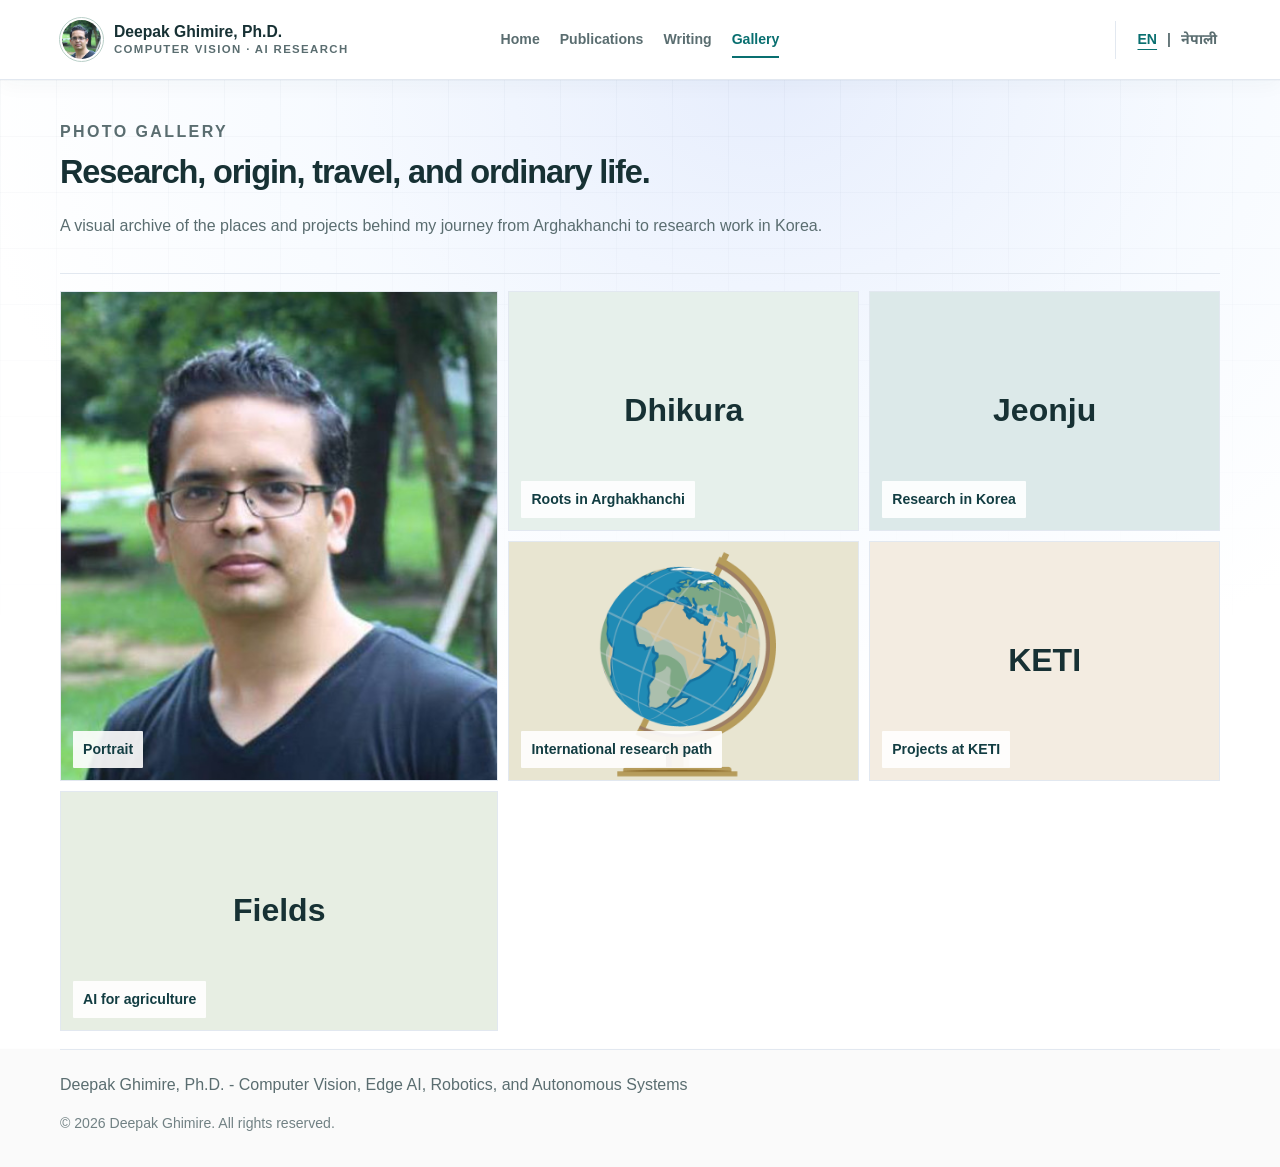
<file: gallery.html>
<!DOCTYPE html>
<html lang="en">
<head>
  <meta charset="UTF-8">
  <meta name="viewport" content="width=device-width, initial-scale=1.0">
  <meta name="description" content="Photo gallery for Deepak Ghimire: research, travel, academic events, Nepal, Korea, and personal moments.">
  <title>Deepak Ghimire, Ph.D. - Computer Vision, Edge AI, Robotics, and Autonomous Systems</title>
  <link rel="stylesheet" href="assets/css/styles.css?v=7">
  <link rel="stylesheet" href="assets/css/redesign.css?v=74">
</head>
<body>
  <header class="site-header">
    <a class="brand" href="index.html"><span class="brand-mark"><img src="assets/images/deepak-portrait.jpg" alt="" width="43" height="43"></span><span>Deepak Ghimire, Ph.D.</span></a>
    <span class="language-switch" role="group" aria-label="Language"><a class="active-lang" href="gallery.html" lang="en" hreflang="en" aria-label="English" aria-current="page">EN</a><span aria-hidden="true">|</span><a href="ne/gallery.html" lang="ne" hreflang="ne">नेपाली</a></span>
    <button class="nav-toggle" aria-label="Open menu" aria-expanded="false" aria-controls="site-nav"><span></span><span></span><span></span></button>
    <nav id="site-nav" class="site-nav">
      <a href="index.html">Home</a>
      <a href="publications.html">Publications</a>
      <a href="writing.html">Writing</a>
      <a class="active" href="gallery.html">Gallery</a>
    </nav>
  </header>

  <main>
    <section class="page-hero gallery-hero">
      <p class="eyebrow">Photo Gallery</p>
      <h1>Research, origin, travel, and ordinary life.</h1>
      <p>A visual archive of the places and projects behind my journey from Arghakhanchi to research work in Korea.</p>
    </section>

    <section class="gallery-grid">
      <figure class="gallery-item large">
        <img src="assets/images/deepak-portrait.jpg" alt="Deepak Ghimire portrait">
        <figcaption>Portrait</figcaption>
      </figure>
      <figure class="gallery-item generated-tile">
        <span>Dhikura</span>
        <figcaption>Roots in Arghakhanchi</figcaption>
      </figure>
      <figure class="gallery-item generated-tile alt">
        <span>Jeonju</span>
        <figcaption>Research in Korea</figcaption>
      </figure>
      <figure class="gallery-item">
        <img src="assets/images/globe.png" alt="Globe icon representing international work">
        <figcaption>International research path</figcaption>
      </figure>
      <figure class="gallery-item generated-tile warm">
        <span>KETI</span>
        <figcaption>Projects at KETI</figcaption>
      </figure>
      <figure class="gallery-item generated-tile green">
        <span>Fields</span>
        <figcaption>AI for agriculture</figcaption>
      </figure>
    </section>

  </main>

  <footer class="site-footer">
    <p>Deepak Ghimire, Ph.D. - Computer Vision, Edge AI, Robotics, and Autonomous Systems</p>
    <p class="copyright">&copy; 2026 Deepak Ghimire. All rights reserved.</p>
  </footer>
  <script src="assets/js/main.js?v=10"></script>
</body>
</html>
</file>
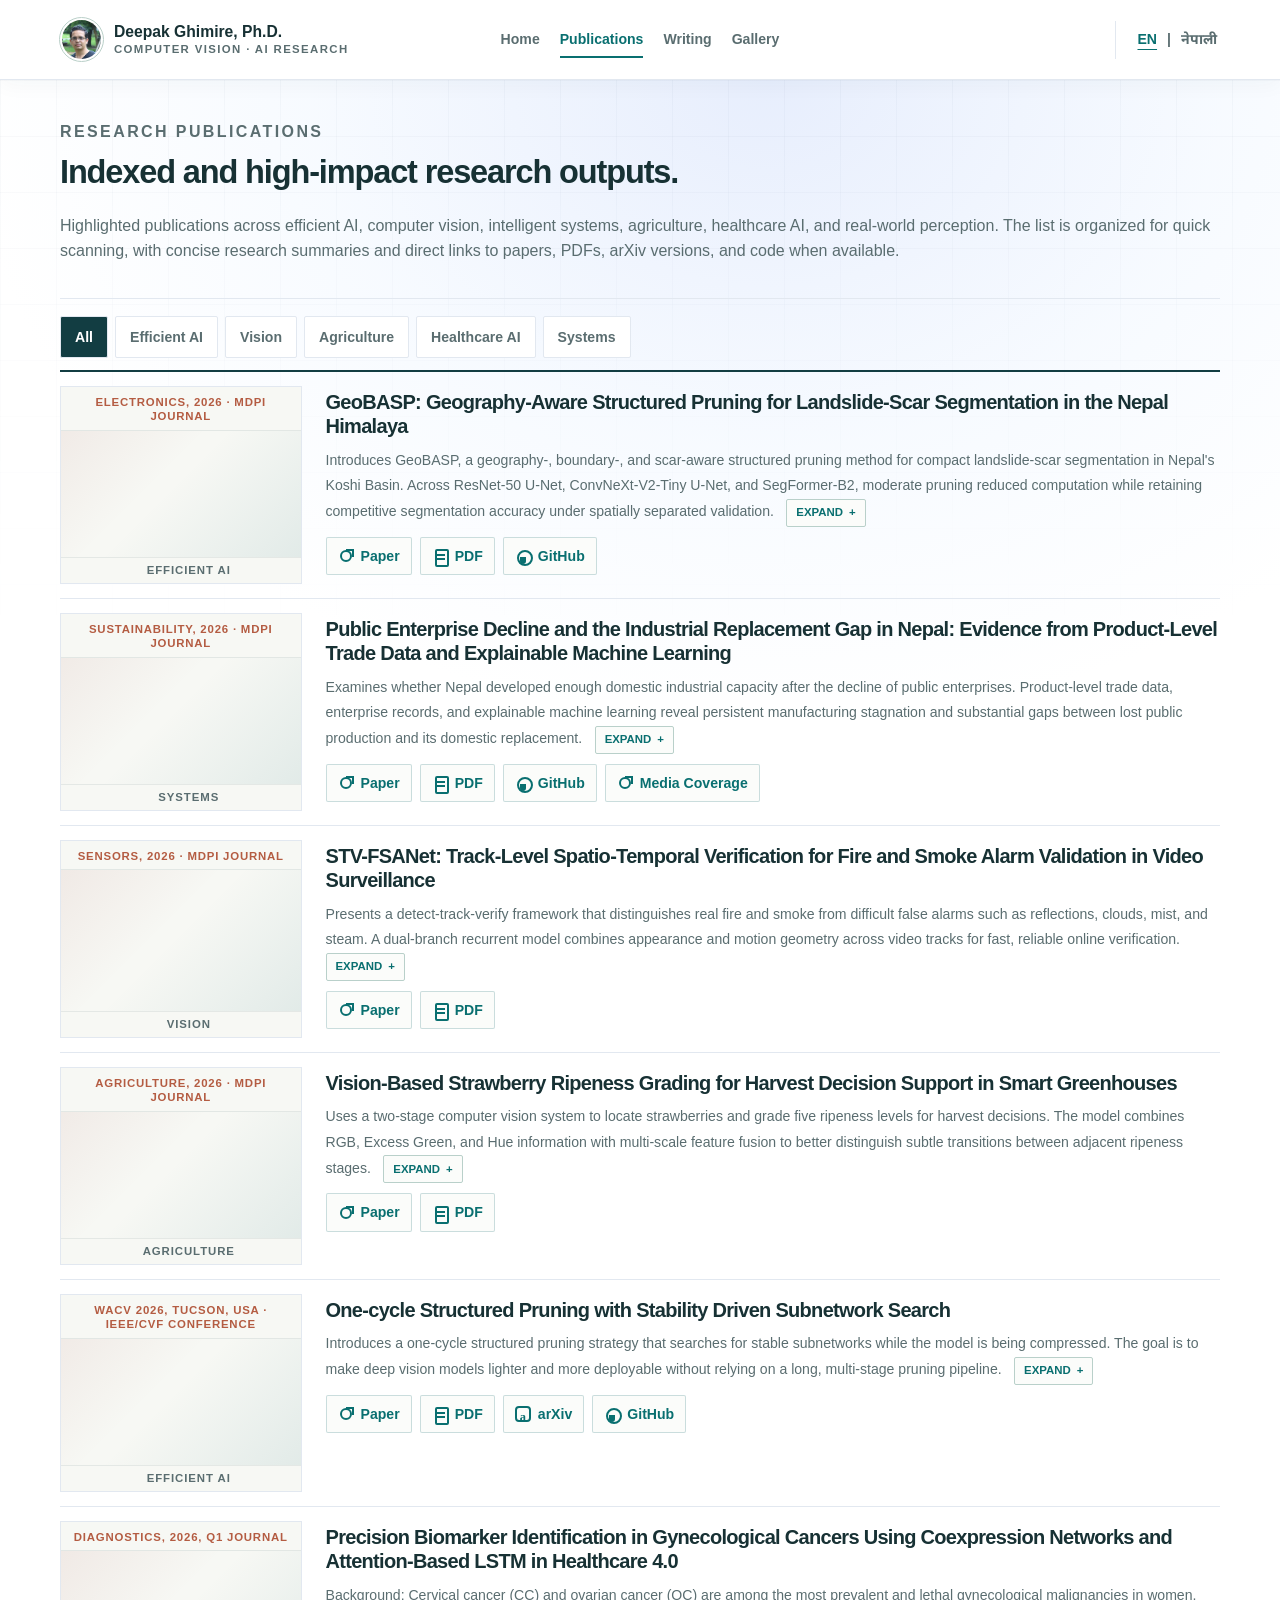
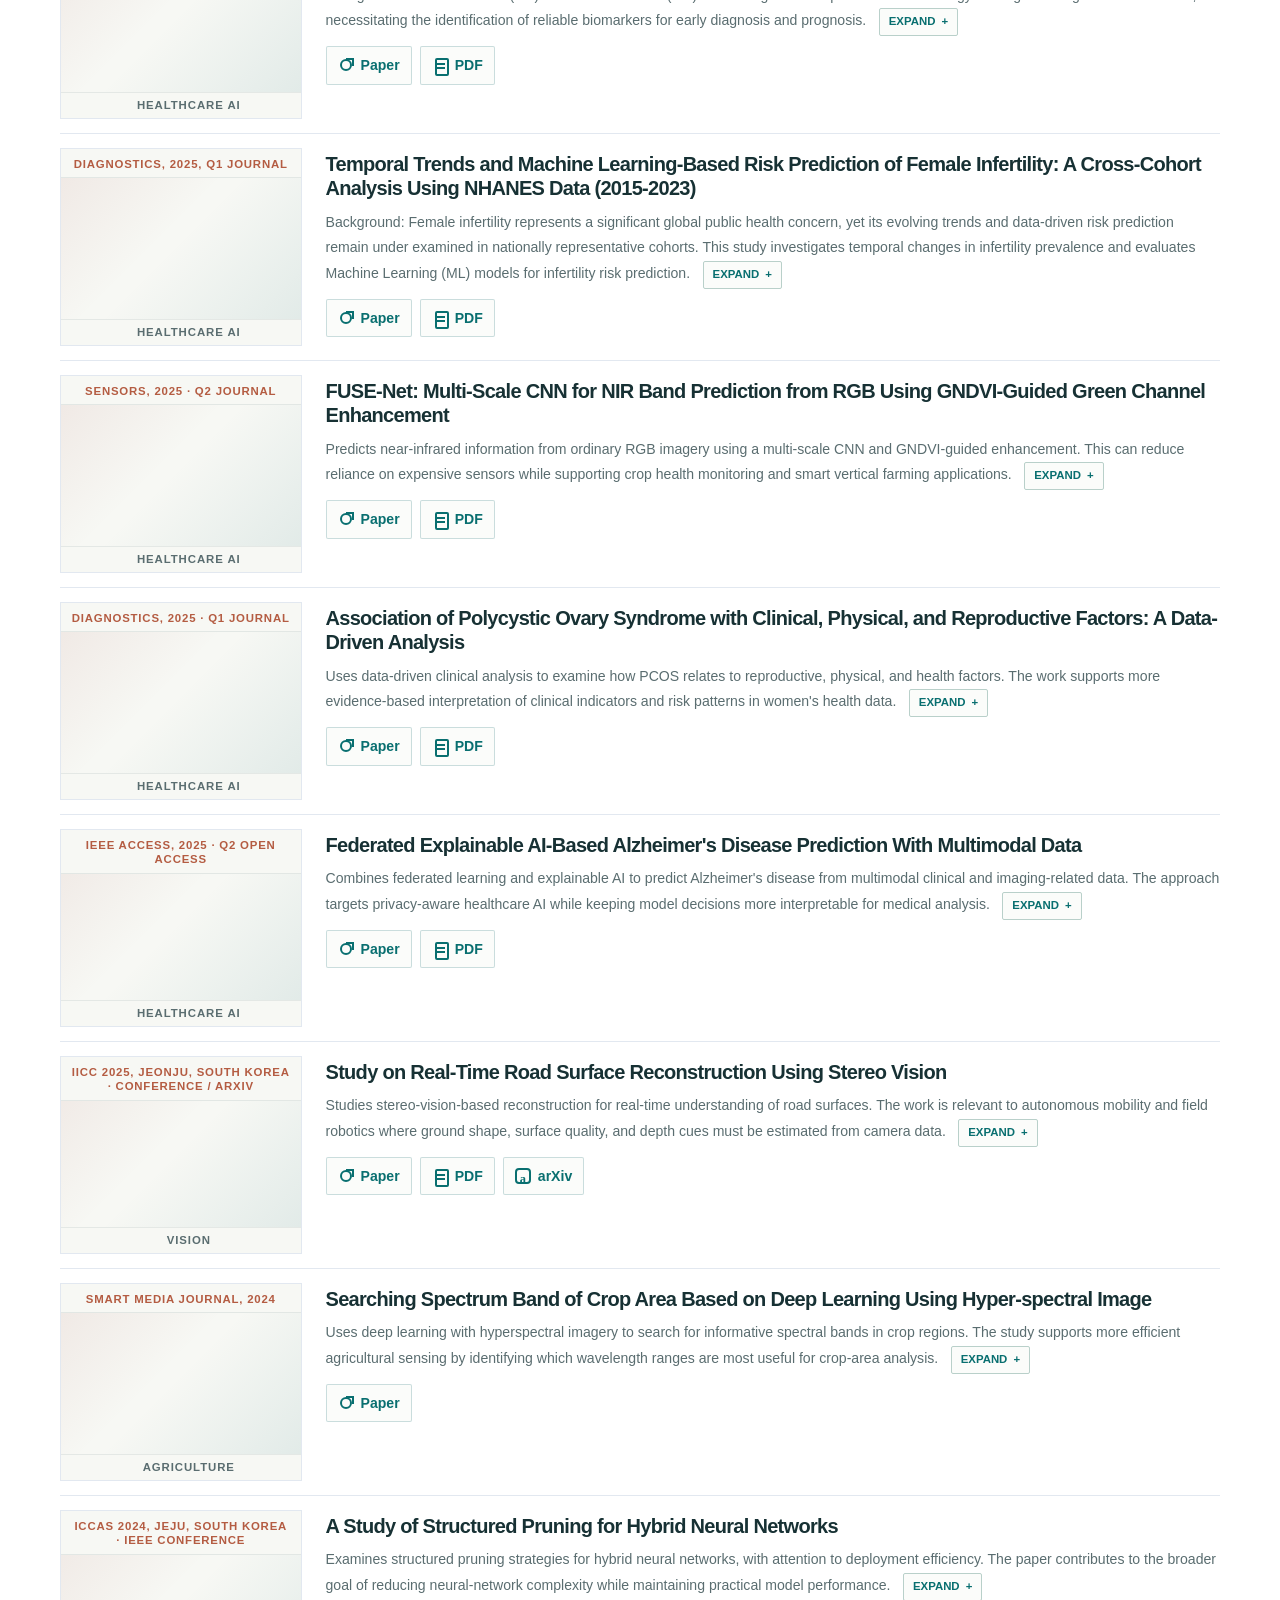
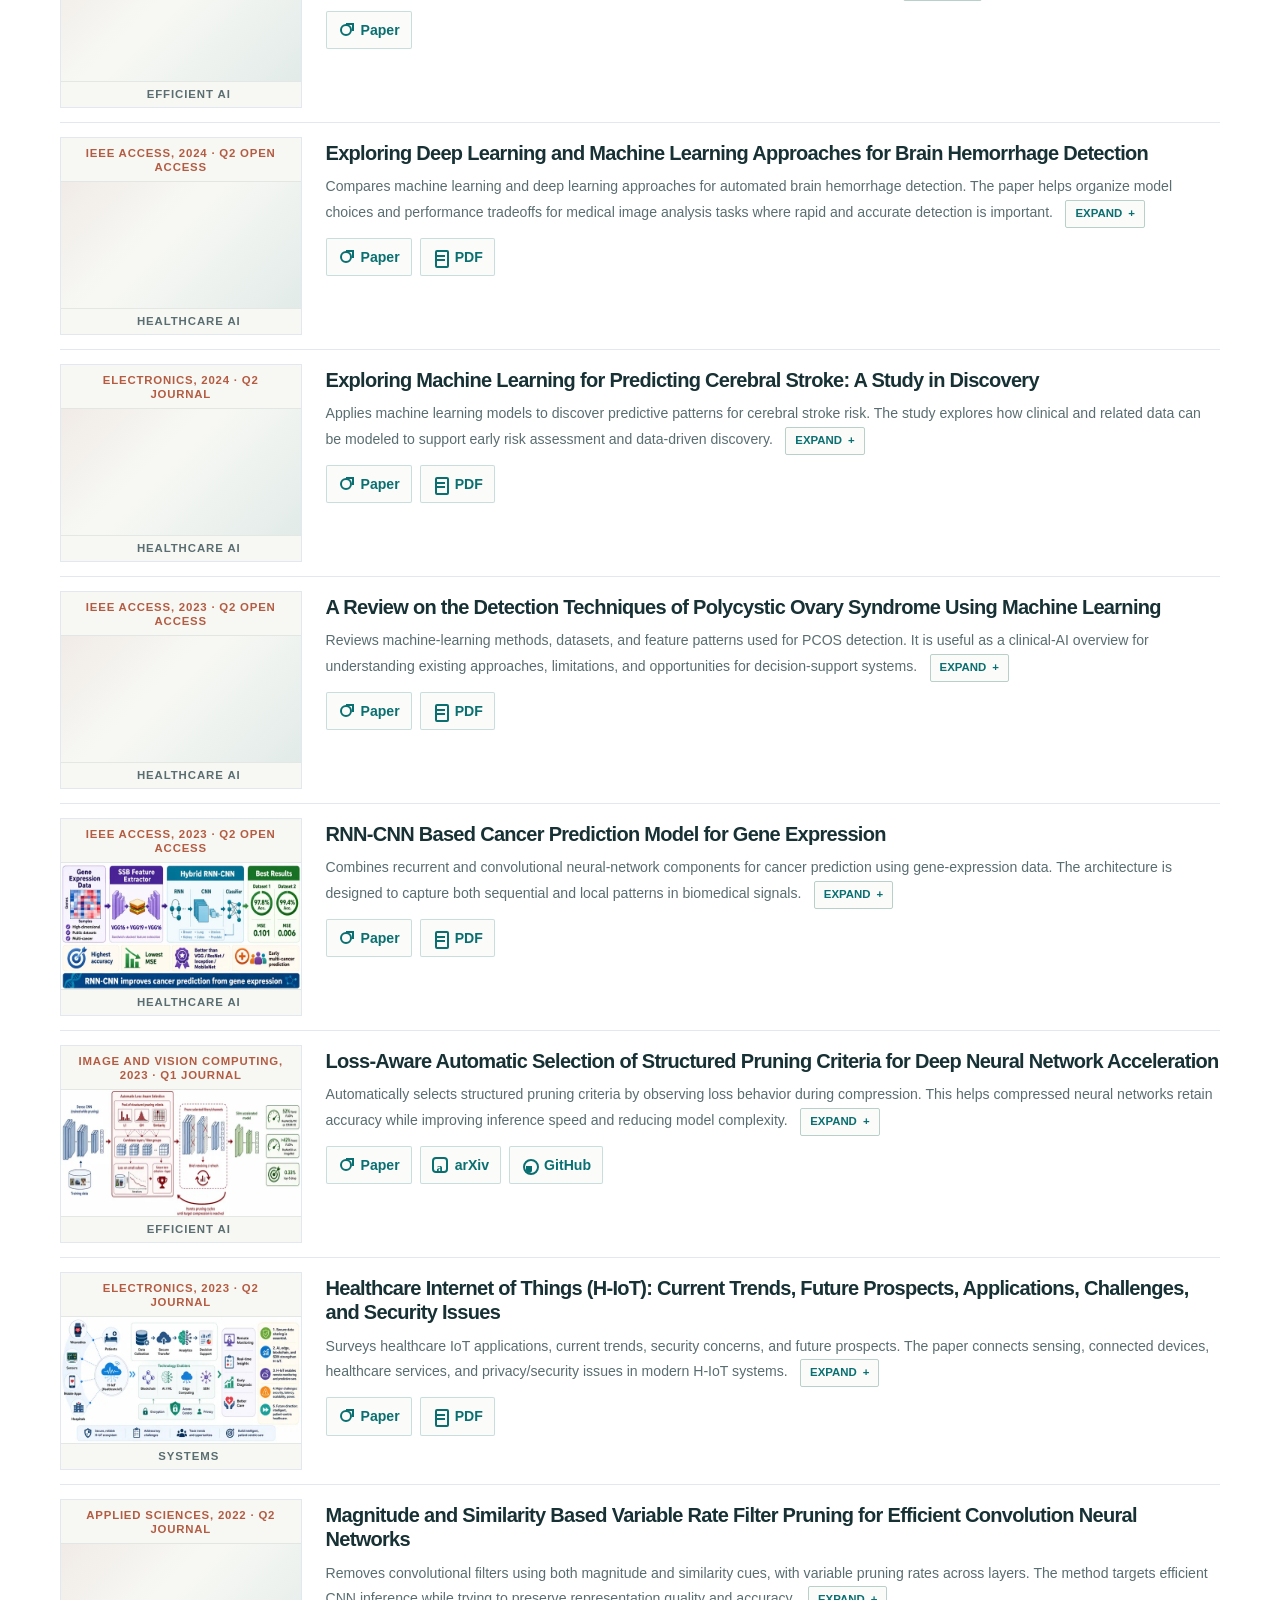
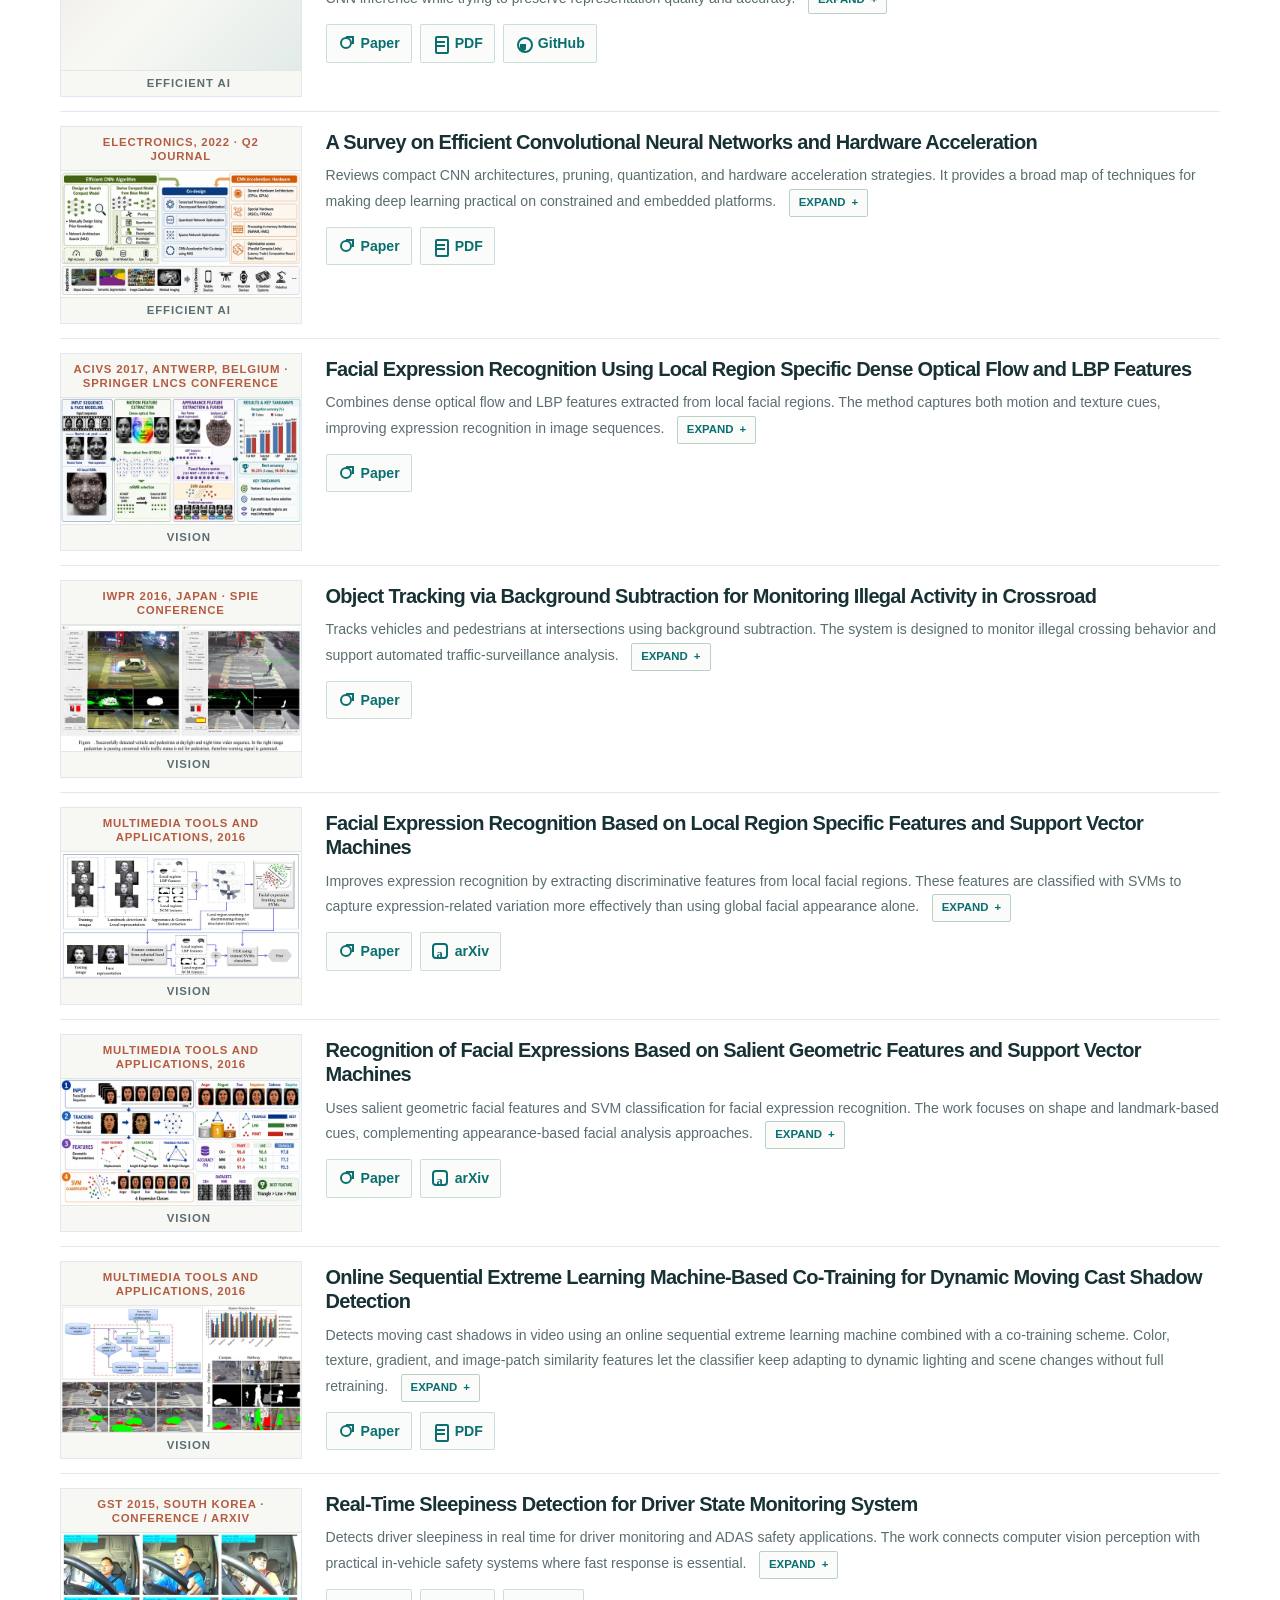
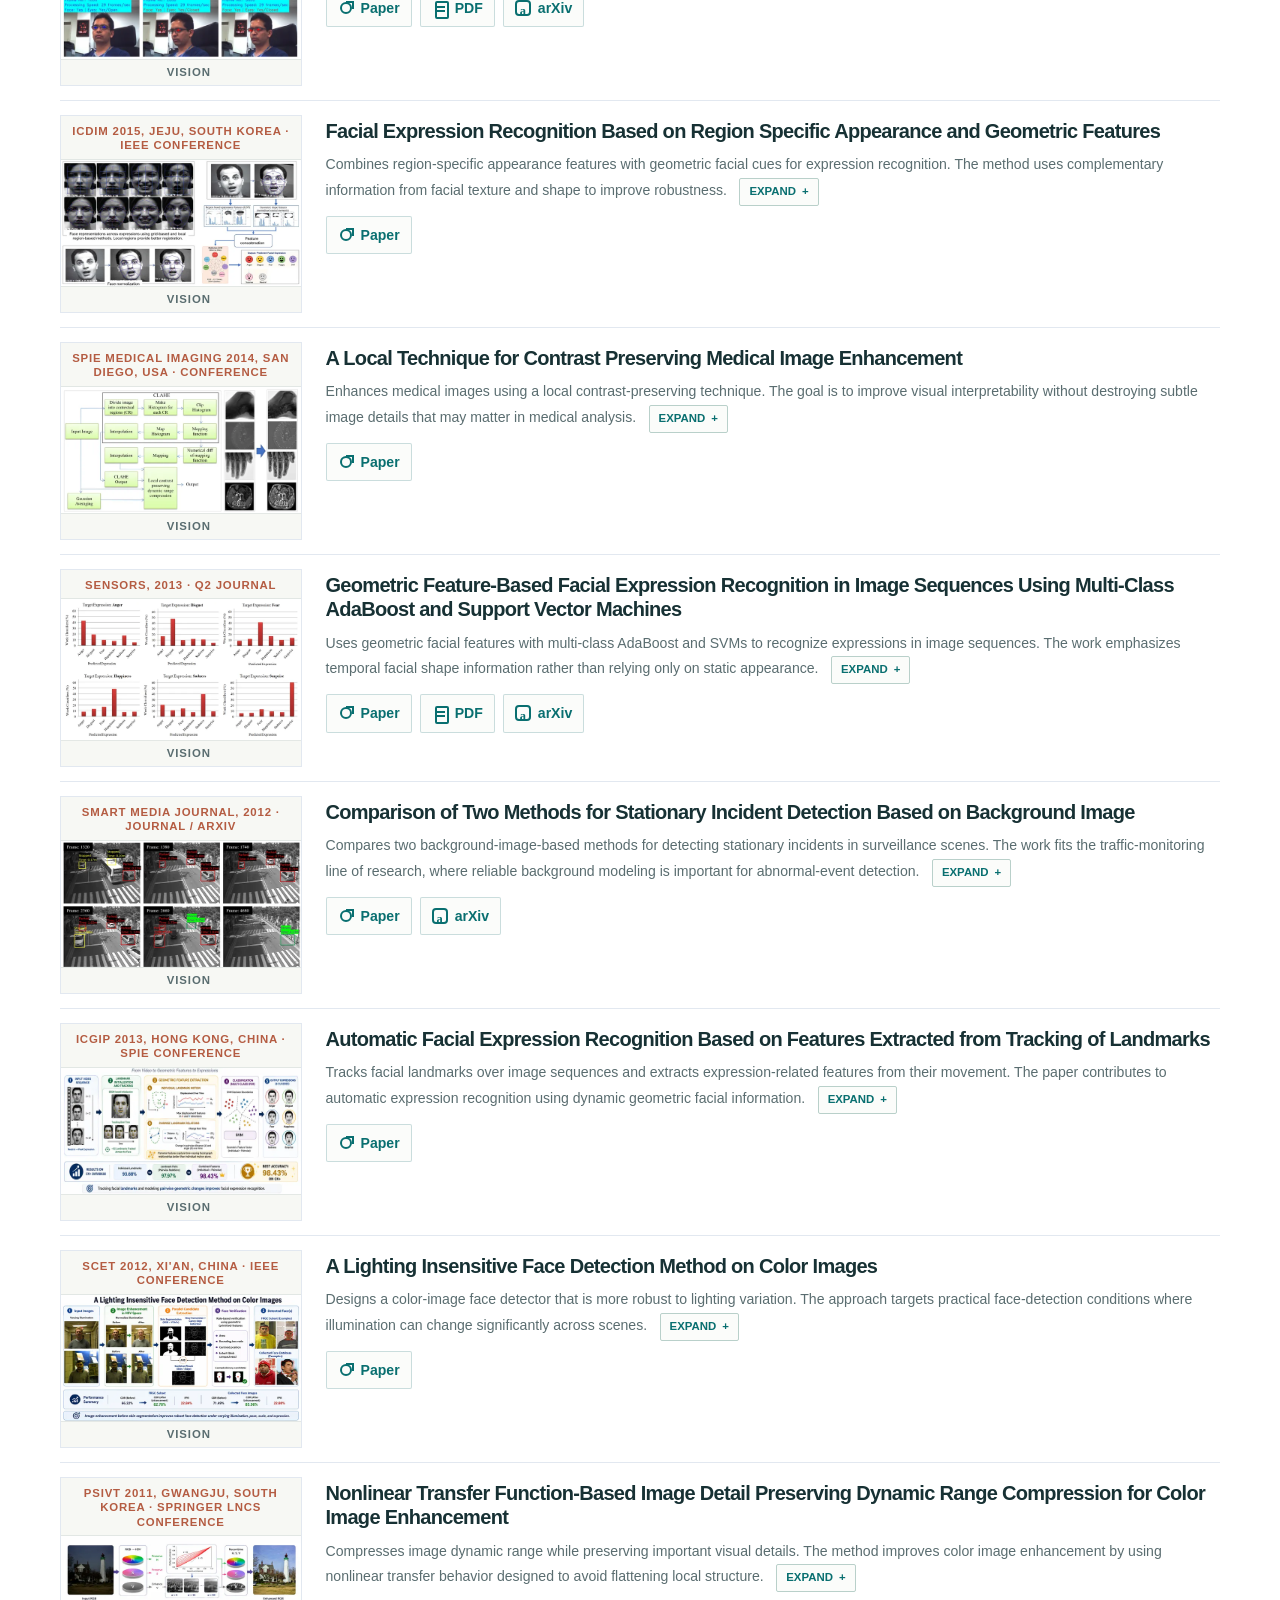
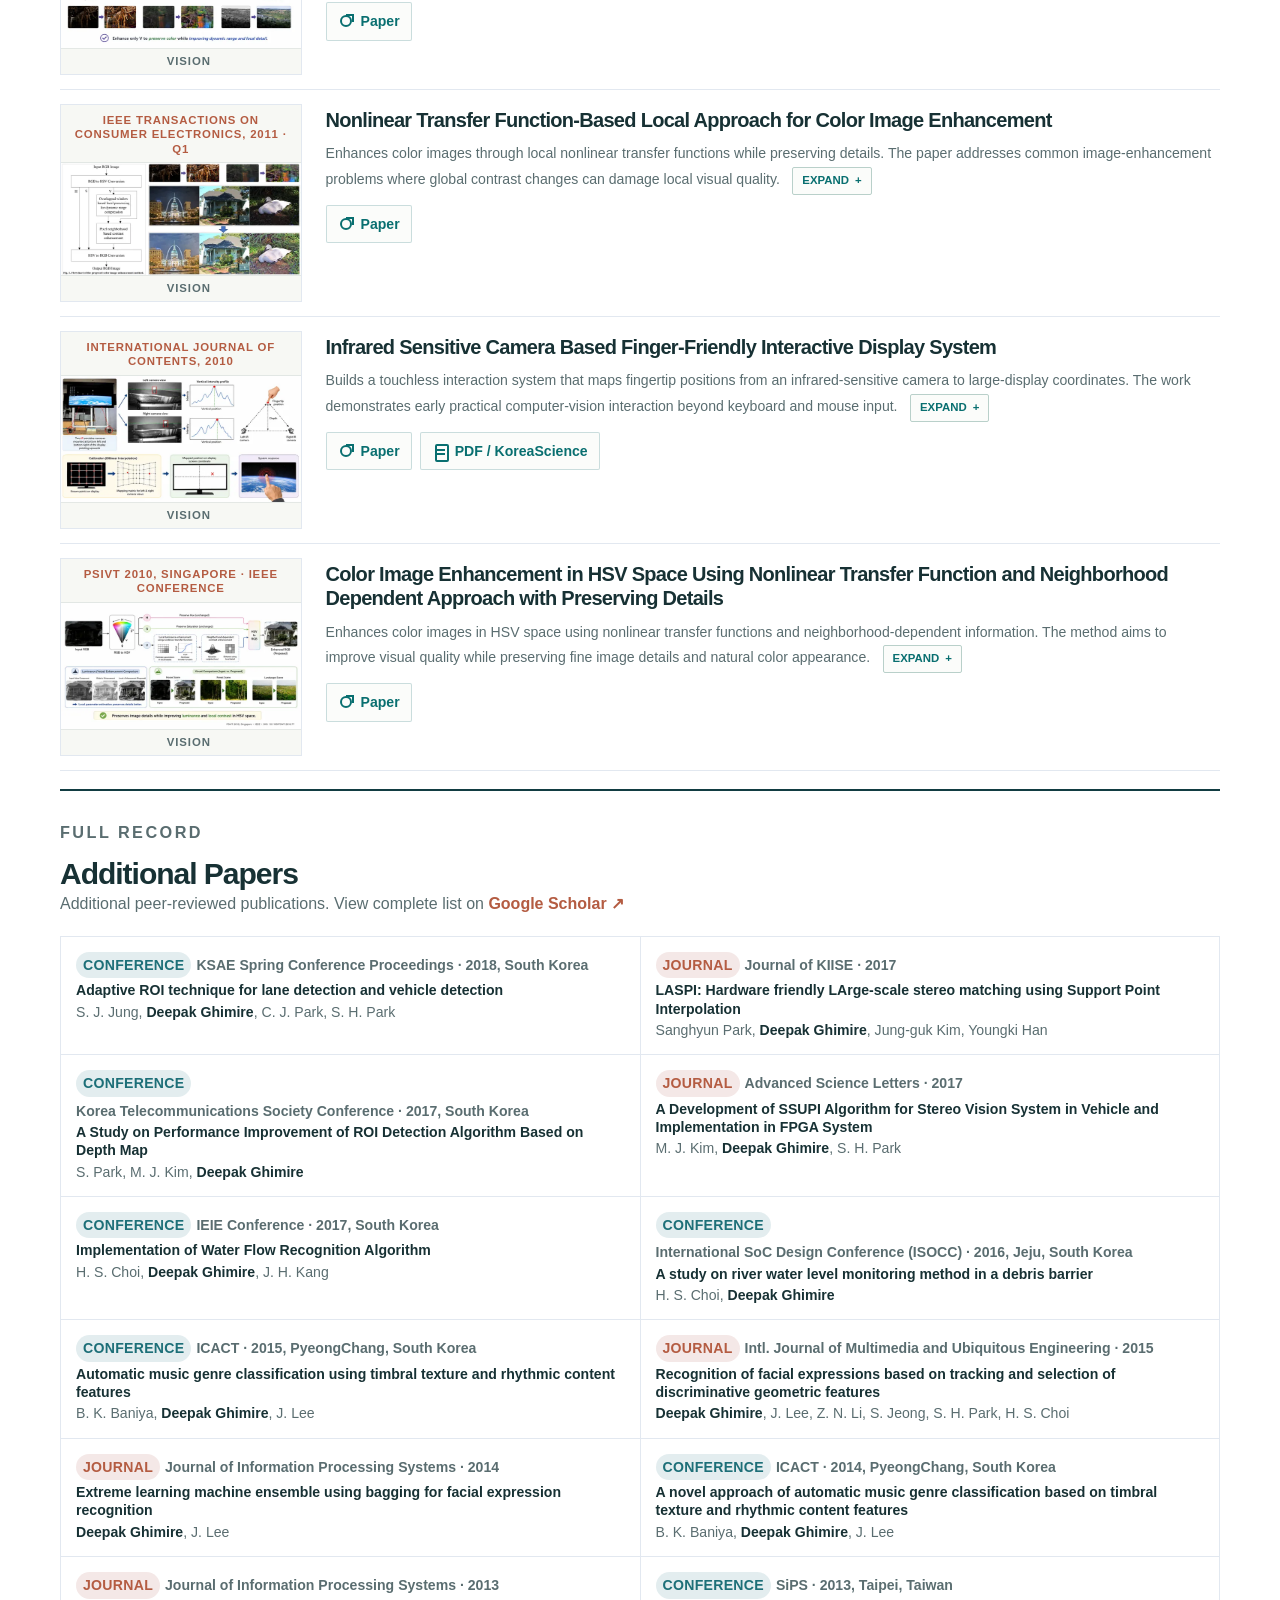
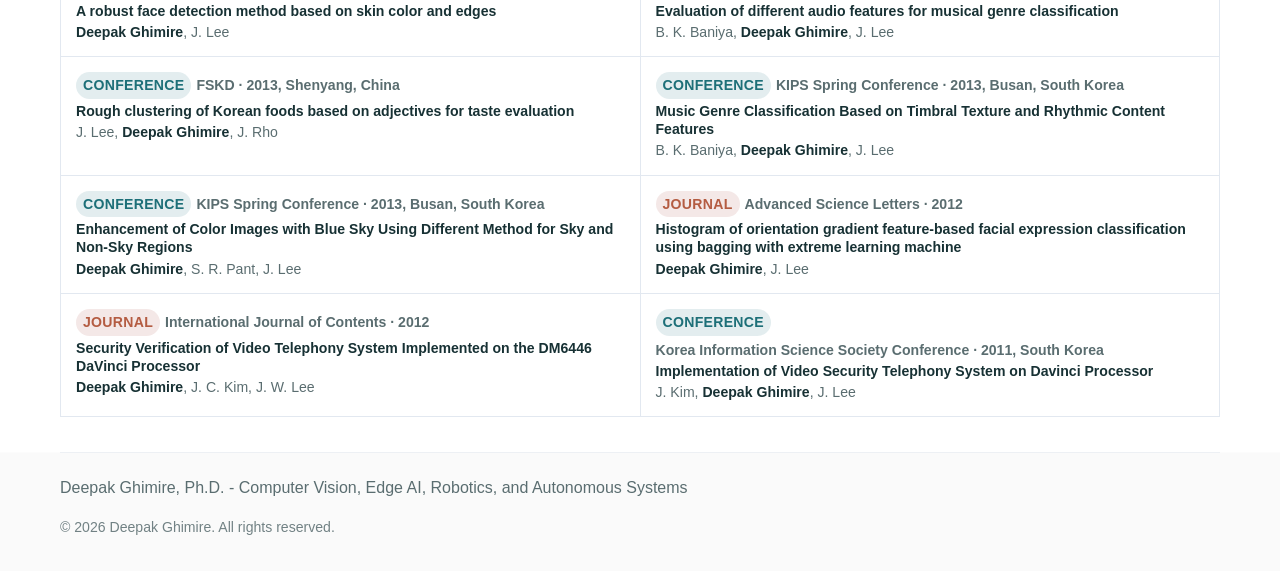
<file: publications.html>
<!DOCTYPE html>
<html lang="en">
<head>
<meta charset="UTF-8">
<meta name="viewport" content="width=device-width, initial-scale=1.0">
<meta name="description" content="Publications by Deepak Ghimire with graphical abstract placeholders, concise summaries, paper links, and open-access PDFs where available.">
<title>Deepak Ghimire, Ph.D. - Computer Vision, Edge AI, Robotics, and Autonomous Systems</title>
<link rel="stylesheet" href="assets/css/styles.css?v=7">
<link rel="stylesheet" href="assets/css/redesign.css?v=74">
</head>
<body>
<header class="site-header">
<a class="brand" href="index.html"><span class="brand-mark"><img src="assets/images/deepak-portrait.jpg" alt="" width="43" height="43"></span><span>Deepak Ghimire, Ph.D.</span></a>
<span class="language-switch" role="group" aria-label="Language"><a class="active-lang" href="publications.html" lang="en" hreflang="en" aria-label="English" aria-current="page">EN</a><span aria-hidden="true">|</span><a href="ne/publications.html" lang="ne" hreflang="ne">नेपाली</a></span>
<button class="nav-toggle" aria-label="Open menu" aria-expanded="false" aria-controls="site-nav"><span></span><span></span><span></span></button>
<nav id="site-nav" class="site-nav">
<a href="index.html">Home</a>
<a class="active" href="publications.html">Publications</a>
<a href="writing.html">Writing</a>
<a href="gallery.html">Gallery</a>
</nav>
</header>
<main>
<section class="page-hero publication-hero">
<p class="eyebrow">Research Publications</p>
<h1>Indexed and high-impact research outputs.</h1>
<p>Highlighted publications across efficient AI, computer vision, intelligent systems, agriculture, healthcare AI, and real-world perception. The list is organized for quick scanning, with concise research summaries and direct links to papers, PDFs, arXiv versions, and code when available.</p>
</section>
<section class="publication-controls" aria-label="Publication filters">
<button class="filter-button active" data-filter="all">All</button>
<button class="filter-button" data-filter="edge-ai">Efficient AI</button>
<button class="filter-button" data-filter="vision">Vision</button>
<button class="filter-button" data-filter="agri">Agriculture</button>
<button class="filter-button" data-filter="health">Healthcare AI</button>
<button class="filter-button" data-filter="systems">Systems</button>
</section>
<section class="publication-list" data-publication-list aria-live="polite"></section>
<noscript>Enable JavaScript to view the publication list.</noscript>
<section class="other-publications">
<div class="section-heading">
<p class="section-kicker">Full Record</p>
<h2>Additional Papers</h2>
<p>Additional peer-reviewed publications. View complete list on <a href="https://scholar.google.com/citations?user=pkJSvXwAAAAJ&hl=en" target="_blank" rel="noopener">Google Scholar &#8599;</a></p>
</div>
<ul class="other-pub-list">
<li><a href="https://scholar.google.com/scholar?q=%22Adaptive%20ROI%20technique%20for%20lane%20detection%20and%20vehicle%20detection%22" target="_blank" rel="noopener"><div class="other-pub-head"><span class="other-pub-type conf">Conference</span><span class="other-pub-meta">KSAE Spring Conference Proceedings &middot; 2018, South Korea</span></div><strong>Adaptive ROI technique for lane detection and vehicle detection</strong><span class="other-pub-authors">S. J. Jung, <b>Deepak Ghimire</b>, C. J. Park, S. H. Park</span></a></li>
<li><a href="https://scholar.google.com/scholar?q=%22LASPI%3A%20Hardware%20friendly%20LArge-scale%20stereo%20matching%20using%20Support%20Point%20Interpolation%22" target="_blank" rel="noopener"><div class="other-pub-head"><span class="other-pub-type journal">Journal</span><span class="other-pub-meta">Journal of KIISE &middot; 2017</span></div><strong>LASPI: Hardware friendly LArge-scale stereo matching using Support Point Interpolation</strong><span class="other-pub-authors">Sanghyun Park, <b>Deepak Ghimire</b>, Jung-guk Kim, Youngki Han</span></a></li>
<li><a href="https://scholar.google.com/scholar?q=%22A%20Study%20on%20Performance%20Improvement%20of%20ROI%20Detection%20Algorithm%20Based%20on%20Depth%20Map%22" target="_blank" rel="noopener"><div class="other-pub-head"><span class="other-pub-type conf">Conference</span><span class="other-pub-meta">Korea Telecommunications Society Conference &middot; 2017, South Korea</span></div><strong>A Study on Performance Improvement of ROI Detection Algorithm Based on Depth Map</strong><span class="other-pub-authors">S. Park, M. J. Kim, <b>Deepak Ghimire</b></span></a></li>
<li><a href="https://scholar.google.com/scholar?q=%22A%20Development%20of%20SSUPI%20Algorithm%20for%20Stereo%20Vision%20System%20in%20Vehicle%20and%20Implementation%20in%20FPGA%20System%22" target="_blank" rel="noopener"><div class="other-pub-head"><span class="other-pub-type journal">Journal</span><span class="other-pub-meta">Advanced Science Letters &middot; 2017</span></div><strong>A Development of SSUPI Algorithm for Stereo Vision System in Vehicle and Implementation in FPGA System</strong><span class="other-pub-authors">M. J. Kim, <b>Deepak Ghimire</b>, S. H. Park</span></a></li>
<li><a href="https://scholar.google.com/scholar?q=%22Implementation%20of%20Water%20Flow%20Recognition%20Algorithm%22" target="_blank" rel="noopener"><div class="other-pub-head"><span class="other-pub-type conf">Conference</span><span class="other-pub-meta">IEIE Conference &middot; 2017, South Korea</span></div><strong>Implementation of Water Flow Recognition Algorithm</strong><span class="other-pub-authors">H. S. Choi, <b>Deepak Ghimire</b>, J. H. Kang</span></a></li>
<li><a href="https://scholar.google.com/scholar?q=%22A%20study%20on%20river%20water%20level%20monitoring%20method%20in%20a%20debris%20barrier%22" target="_blank" rel="noopener"><div class="other-pub-head"><span class="other-pub-type conf">Conference</span><span class="other-pub-meta">International SoC Design Conference (ISOCC) &middot; 2016, Jeju, South Korea</span></div><strong>A study on river water level monitoring method in a debris barrier</strong><span class="other-pub-authors">H. S. Choi, <b>Deepak Ghimire</b></span></a></li>
<li><a href="https://scholar.google.com/scholar?q=%22Automatic%20music%20genre%20classification%20using%20timbral%20texture%20and%20rhythmic%20content%20features%22" target="_blank" rel="noopener"><div class="other-pub-head"><span class="other-pub-type conf">Conference</span><span class="other-pub-meta">ICACT &middot; 2015, PyeongChang, South Korea</span></div><strong>Automatic music genre classification using timbral texture and rhythmic content features</strong><span class="other-pub-authors">B. K. Baniya, <b>Deepak Ghimire</b>, J. Lee</span></a></li>
<li><a href="https://scholar.google.com/scholar?q=%22Recognition%20of%20facial%20expressions%20based%20on%20tracking%20and%20selection%20of%20discriminative%20geometric%20features%22" target="_blank" rel="noopener"><div class="other-pub-head"><span class="other-pub-type journal">Journal</span><span class="other-pub-meta">Intl. Journal of Multimedia and Ubiquitous Engineering &middot; 2015</span></div><strong>Recognition of facial expressions based on tracking and selection of discriminative geometric features</strong><span class="other-pub-authors"><b>Deepak Ghimire</b>, J. Lee, Z. N. Li, S. Jeong, S. H. Park, H. S. Choi</span></a></li>
<li><a href="https://scholar.google.com/scholar?q=%22Extreme%20learning%20machine%20ensemble%20using%20bagging%20for%20facial%20expression%20recognition%22" target="_blank" rel="noopener"><div class="other-pub-head"><span class="other-pub-type journal">Journal</span><span class="other-pub-meta">Journal of Information Processing Systems &middot; 2014</span></div><strong>Extreme learning machine ensemble using bagging for facial expression recognition</strong><span class="other-pub-authors"><b>Deepak Ghimire</b>, J. Lee</span></a></li>
<li><a href="https://scholar.google.com/scholar?q=%22A%20novel%20approach%20of%20automatic%20music%20genre%20classification%20based%20on%20timbral%20texture%20and%20rhythmic%20content%20features%22" target="_blank" rel="noopener"><div class="other-pub-head"><span class="other-pub-type conf">Conference</span><span class="other-pub-meta">ICACT &middot; 2014, PyeongChang, South Korea</span></div><strong>A novel approach of automatic music genre classification based on timbral texture and rhythmic content features</strong><span class="other-pub-authors">B. K. Baniya, <b>Deepak Ghimire</b>, J. Lee</span></a></li>
<li><a href="https://scholar.google.com/scholar?q=%22A%20robust%20face%20detection%20method%20based%20on%20skin%20color%20and%20edges%22" target="_blank" rel="noopener"><div class="other-pub-head"><span class="other-pub-type journal">Journal</span><span class="other-pub-meta">Journal of Information Processing Systems &middot; 2013</span></div><strong>A robust face detection method based on skin color and edges</strong><span class="other-pub-authors"><b>Deepak Ghimire</b>, J. Lee</span></a></li>
<li><a href="https://scholar.google.com/scholar?q=%22Evaluation%20of%20different%20audio%20features%20for%20musical%20genre%20classification%22" target="_blank" rel="noopener"><div class="other-pub-head"><span class="other-pub-type conf">Conference</span><span class="other-pub-meta">SiPS &middot; 2013, Taipei, Taiwan</span></div><strong>Evaluation of different audio features for musical genre classification</strong><span class="other-pub-authors">B. K. Baniya, <b>Deepak Ghimire</b>, J. Lee</span></a></li>
<li><a href="https://scholar.google.com/scholar?q=%22Rough%20clustering%20of%20Korean%20foods%20based%20on%20adjectives%20for%20taste%20evaluation%22" target="_blank" rel="noopener"><div class="other-pub-head"><span class="other-pub-type conf">Conference</span><span class="other-pub-meta">FSKD &middot; 2013, Shenyang, China</span></div><strong>Rough clustering of Korean foods based on adjectives for taste evaluation</strong><span class="other-pub-authors">J. Lee, <b>Deepak Ghimire</b>, J. Rho</span></a></li>
<li><a href="https://scholar.google.com/scholar?q=%22Music%20Genre%20Classification%20Based%20on%20Timbral%20Texture%20and%20Rhythmic%20Content%20Features%22" target="_blank" rel="noopener"><div class="other-pub-head"><span class="other-pub-type conf">Conference</span><span class="other-pub-meta">KIPS Spring Conference &middot; 2013, Busan, South Korea</span></div><strong>Music Genre Classification Based on Timbral Texture and Rhythmic Content Features</strong><span class="other-pub-authors">B. K. Baniya, <b>Deepak Ghimire</b>, J. Lee</span></a></li>
<li><a href="https://scholar.google.com/scholar?q=%22Enhancement%20of%20Color%20Images%20with%20Blue%20Sky%20Using%20Different%20Method%20for%20Sky%20and%20Non-Sky%20Regions%22" target="_blank" rel="noopener"><div class="other-pub-head"><span class="other-pub-type conf">Conference</span><span class="other-pub-meta">KIPS Spring Conference &middot; 2013, Busan, South Korea</span></div><strong>Enhancement of Color Images with Blue Sky Using Different Method for Sky and Non-Sky Regions</strong><span class="other-pub-authors"><b>Deepak Ghimire</b>, S. R. Pant, J. Lee</span></a></li>
<li><a href="https://scholar.google.com/scholar?q=%22Histogram%20of%20orientation%20gradient%20feature-based%20facial%20expression%20classification%20using%20bagging%20with%20extreme%20learning%20machine%22" target="_blank" rel="noopener"><div class="other-pub-head"><span class="other-pub-type journal">Journal</span><span class="other-pub-meta">Advanced Science Letters &middot; 2012</span></div><strong>Histogram of orientation gradient feature-based facial expression classification using bagging with extreme learning machine</strong><span class="other-pub-authors"><b>Deepak Ghimire</b>, J. Lee</span></a></li>
<li><a href="https://scholar.google.com/scholar?q=%22Security%20Verification%20of%20Video%20Telephony%20System%20Implemented%20on%20the%20DM6446%20DaVinci%20Processor%22" target="_blank" rel="noopener"><div class="other-pub-head"><span class="other-pub-type journal">Journal</span><span class="other-pub-meta">International Journal of Contents &middot; 2012</span></div><strong>Security Verification of Video Telephony System Implemented on the DM6446 DaVinci Processor</strong><span class="other-pub-authors"><b>Deepak Ghimire</b>, J. C. Kim, J. W. Lee</span></a></li>
<li><a href="https://scholar.google.com/scholar?q=%22Implementation%20of%20Video%20Security%20Telephony%20System%20on%20Davinci%20Processor%22" target="_blank" rel="noopener"><div class="other-pub-head"><span class="other-pub-type conf">Conference</span><span class="other-pub-meta">Korea Information Science Society Conference &middot; 2011, South Korea</span></div><strong>Implementation of Video Security Telephony System on Davinci Processor</strong><span class="other-pub-authors">J. Kim, <b>Deepak Ghimire</b>, J. Lee</span></a></li>
</ul>
</section>
</main>
<footer class="site-footer">
<p>Deepak Ghimire, Ph.D. - Computer Vision, Edge AI, Robotics, and Autonomous Systems</p>
<p class="copyright">&copy; 2026 Deepak Ghimire. All rights reserved.</p>
</footer>
<script src="assets/js/publications-data.js?v=7"></script>
<script src="assets/js/main.js?v=10"></script>
</body>
</html>
</file>
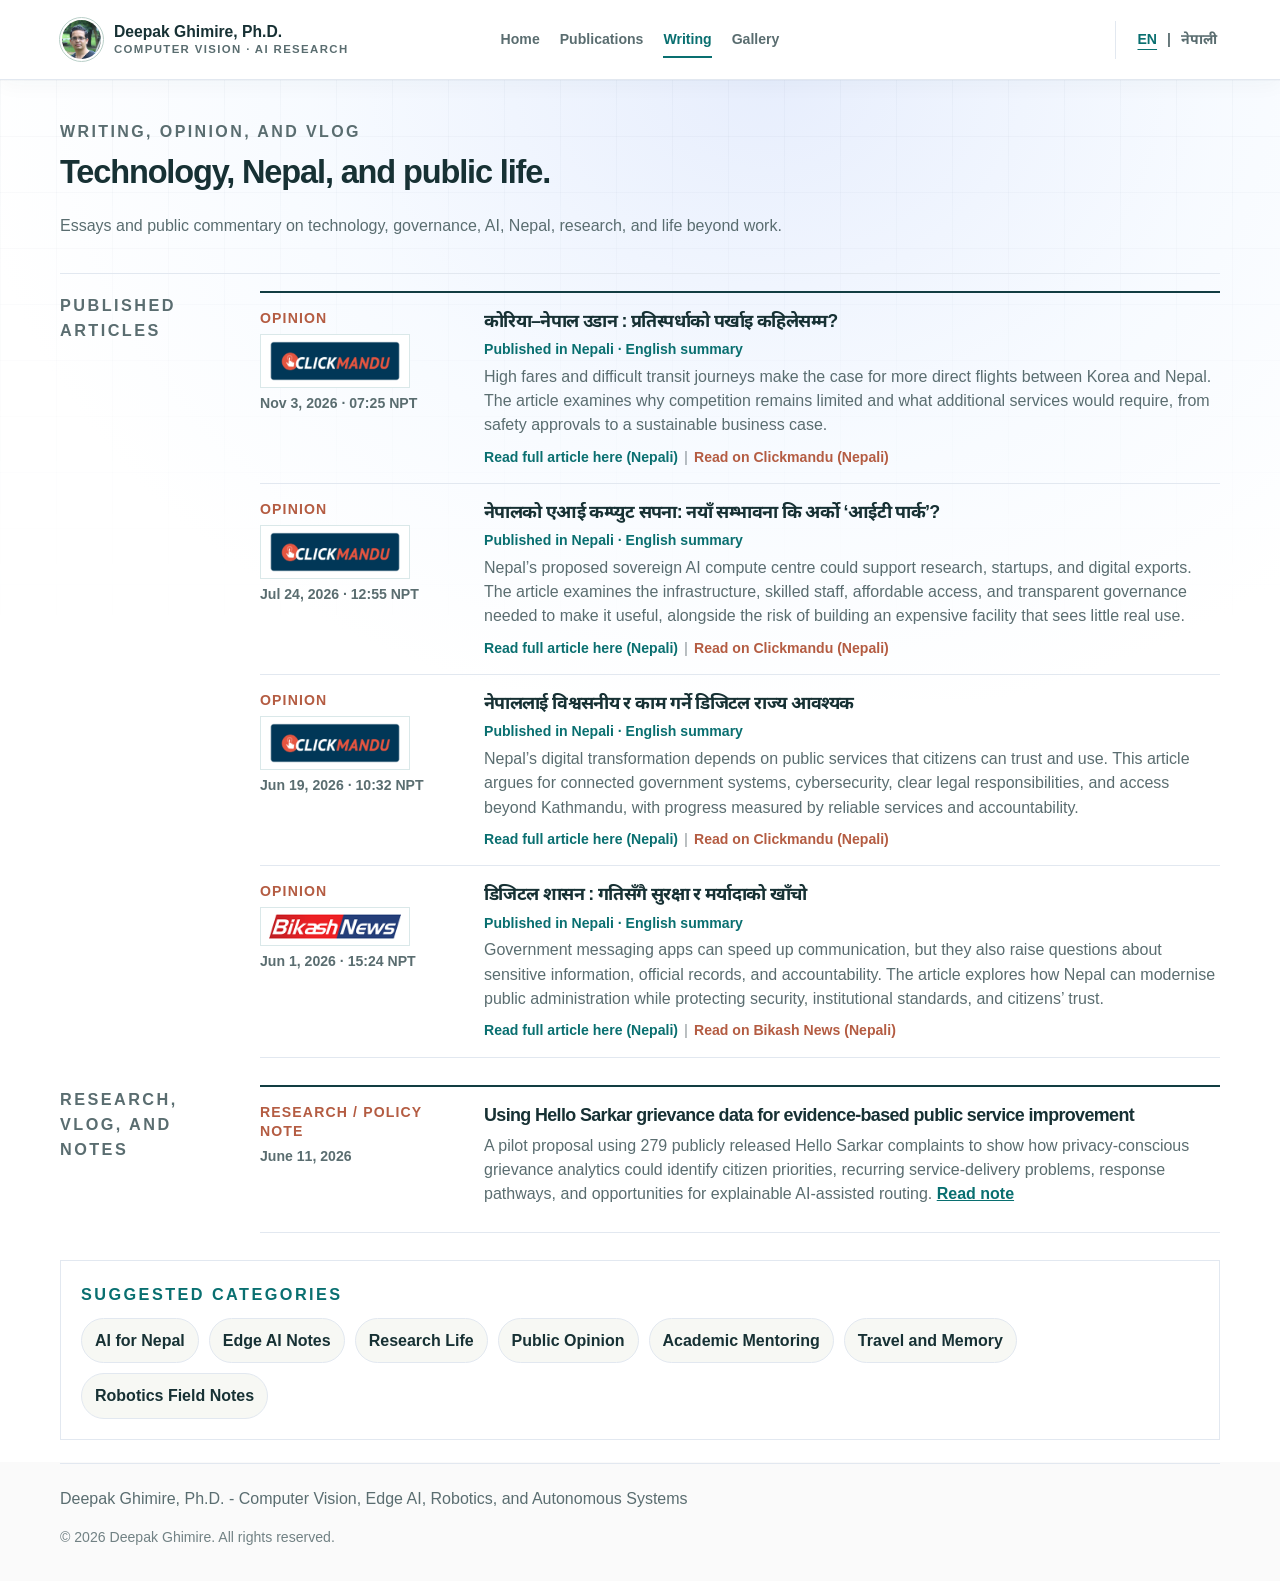
<file: writing.html>
<!DOCTYPE html>
<html lang="en">
<head>
  <meta charset="UTF-8">
  <meta name="viewport" content="width=device-width, initial-scale=1.0">
  <meta name="description" content="Writing, opinion, vlog, and public commentary by Deepak Ghimire.">
  <title>Deepak Ghimire, Ph.D. - Computer Vision, Edge AI, Robotics, and Autonomous Systems</title>
  <link rel="stylesheet" href="assets/css/styles.css?v=7">
  <link rel="stylesheet" href="assets/css/redesign.css?v=74">
</head>
<body>
  <header class="site-header">
    <a class="brand" href="index.html"><span class="brand-mark"><img src="assets/images/deepak-portrait.jpg" alt="" width="43" height="43"></span><span>Deepak Ghimire, Ph.D.</span></a>
    <span class="language-switch" role="group" aria-label="Language"><a class="active-lang" href="writing.html" lang="en" hreflang="en" aria-label="English" aria-current="page">EN</a><span aria-hidden="true">|</span><a href="ne/writing.html" lang="ne" hreflang="ne">नेपाली</a></span>
    <button class="nav-toggle" aria-label="Open menu" aria-expanded="false" aria-controls="site-nav"><span></span><span></span><span></span></button>
    <nav id="site-nav" class="site-nav">
      <a href="index.html">Home</a>
      <a href="publications.html">Publications</a>
      <a class="active" href="writing.html">Writing</a>
      <a href="gallery.html">Gallery</a>
    </nav>
  </header>

  <main>
    <section class="page-hero writing-hero">
      <p class="eyebrow">Writing, Opinion, and Vlog</p>
      <h1>Technology, Nepal, and public life.</h1>
      <p>Essays and public commentary on technology, governance, AI, Nepal, research, and life beyond work.</p>
    </section>

    <section class="writing-section" aria-label="Published articles">
      <div class="writing-section-heading">
        <p class="section-kicker">Published Articles</p>
      </div>
      <div class="writing-entry-list">
        <article class="writing-entry">
          <div class="writing-entry-meta">
            <span>Opinion</span>
            <img class="source-logo" src="assets/images/clickmandu_logo.png" alt="Clickmandu">
            <time datetime="2026-11-03T07:25:00+05:45">Nov 3, 2026 · 07:25 NPT</time>
          </div>
          <div class="writing-entry-copy">
            <h3 lang="ne">कोरिया–नेपाल उडान : प्रतिस्पर्धाको पर्खाइ कहिलेसम्म?</h3>
            <p><span class="writing-language-note">Published in Nepali · English summary</span>High fares and difficult transit journeys make the case for more direct flights between Korea and Nepal. The article examines why competition remains limited and what additional services would require, from safety approvals to a sustainable business case.</p>
            <div class="writing-entry-actions" aria-label="Read the full article in Nepali">
              <a class="read-local" href="writing/korea-nepal-flight-competition.html" hreflang="ne">Read full article here (Nepali)</a>
              <span class="read-separator">|</span>
              <a class="read-source" href="https://clickmandu.com/2026/11/503263.html" hreflang="ne" target="_blank" rel="noopener">Read on Clickmandu (Nepali)</a>
            </div>
          </div>
        </article>
        <article class="writing-entry">
          <div class="writing-entry-meta">
            <span>Opinion</span>
            <img class="source-logo" src="assets/images/clickmandu_logo.png" alt="Clickmandu">
            <time datetime="2026-07-24T12:55:00+05:45">Jul 24, 2026 · 12:55 NPT</time>
          </div>
          <div class="writing-entry-copy">
            <h3 lang="ne">नेपालको एआई कम्प्युट सपना: नयाँ सम्भावना कि अर्को ‘आईटी पार्क’?</h3>
            <p><span class="writing-language-note">Published in Nepali · English summary</span>Nepal’s proposed sovereign AI compute centre could support research, startups, and digital exports. The article examines the infrastructure, skilled staff, affordable access, and transparent governance needed to make it useful, alongside the risk of building an expensive facility that sees little real use.</p>
            <div class="writing-entry-actions" aria-label="Read the full article in Nepali">
              <a class="read-local" href="writing/nepal-ai-compute-dream.html" hreflang="ne">Read full article here (Nepali)</a>
              <span class="read-separator">|</span>
              <a class="read-source" href="https://clickmandu.com/2026/07/476474.html" hreflang="ne" target="_blank" rel="noopener">Read on Clickmandu (Nepali)</a>
            </div>
          </div>
        </article>
        <article class="writing-entry">
          <div class="writing-entry-meta">
            <span>Opinion</span>
            <img class="source-logo" src="assets/images/clickmandu_logo.png" alt="Clickmandu">
            <time datetime="2026-06-19T10:32:00+05:45">Jun 19, 2026 · 10:32 NPT</time>
          </div>
          <div class="writing-entry-copy">
            <h3 lang="ne">नेपाललाई विश्वसनीय र काम गर्ने डिजिटल राज्य आवश्यक</h3>
            <p><span class="writing-language-note">Published in Nepali · English summary</span>Nepal’s digital transformation depends on public services that citizens can trust and use. This article argues for connected government systems, cybersecurity, clear legal responsibilities, and access beyond Kathmandu, with progress measured by reliable services and accountability.</p>
            <div class="writing-entry-actions" aria-label="Read the full article in Nepali">
              <a class="read-local" href="writing/reliable-digital-state-nepal.html" hreflang="ne">Read full article here (Nepali)</a>
              <span class="read-separator">|</span>
              <a class="read-source" href="https://clickmandu.com/2026/06/467242.html" hreflang="ne" target="_blank" rel="noopener">Read on Clickmandu (Nepali)</a>
            </div>
          </div>
        </article>
        <article class="writing-entry">
          <div class="writing-entry-meta">
            <span>Opinion</span>
            <img class="source-logo" src="assets/images/bikash_news_logo.png" alt="Bikash News">
            <time datetime="2026-06-01T15:24:00+05:45">Jun 1, 2026 · 15:24 NPT</time>
          </div>
          <div class="writing-entry-copy">
            <h3 lang="ne">डिजिटल शासन : गतिसँगै सुरक्षा र मर्यादाको खाँचो</h3>
            <p><span class="writing-language-note">Published in Nepali · English summary</span>Government messaging apps can speed up communication, but they also raise questions about sensitive information, official records, and accountability. The article explores how Nepal can modernise public administration while protecting security, institutional standards, and citizens’ trust.</p>
            <div class="writing-entry-actions" aria-label="Read the full article in Nepali">
              <a class="read-local" href="writing/bikash-news-digital-governance.html" hreflang="ne">Read full article here (Nepali)</a>
              <span class="read-separator">|</span>
              <a class="read-source" href="https://bikashnews.com/story/569572/" hreflang="ne" target="_blank" rel="noopener">Read on Bikash News (Nepali)</a>
            </div>
          </div>
        </article>
        <a class="explore-more" href="#" hidden>Explore published articles</a>
      </div>
    </section>

    <section class="writing-section" aria-label="Research notes, travel vlogs, and field reflections">
      <div class="writing-section-heading">
        <p class="section-kicker">Research, Vlog, and Notes</p>
      </div>
      <div class="writing-entry-list">
        <article class="writing-entry">
          <div class="writing-entry-meta">
            <span>Research / Policy Note</span>
            <time datetime="2026-06-11">June 11, 2026</time>
          </div>
          <div class="writing-entry-copy">
            <h3>Using Hello Sarkar grievance data for evidence-based public service improvement</h3>
            <p>A pilot proposal using 279 publicly released Hello Sarkar complaints to show how privacy-conscious grievance analytics could identify citizen priorities, recurring service-delivery problems, response pathways, and opportunities for explainable AI-assisted routing. <a href="writing/hello-sarkar-grievance-ai-pilot.html">Read note</a></p>
          </div>
        </article>
        <a class="explore-more" href="#" hidden>Explore travel and notes</a>
      </div>
    </section>

    <section class="editorial-guide">
      <p class="section-kicker">Suggested Categories</p>
      <div class="tag-cloud">
        <span>AI for Nepal</span>
        <span>Edge AI Notes</span>
        <span>Research Life</span>
        <span>Public Opinion</span>
        <span>Academic Mentoring</span>
        <span>Travel and Memory</span>
        <span>Robotics Field Notes</span>
      </div>
    </section>
  </main>

  <footer class="site-footer">
    <p>Deepak Ghimire, Ph.D. - Computer Vision, Edge AI, Robotics, and Autonomous Systems</p>
    <p class="copyright">&copy; 2026 Deepak Ghimire. All rights reserved.</p>
  </footer>
  <script>
    const visibleWritingEntryCount = 20;
    document.querySelectorAll(".writing-section").forEach((section) => {
      const entries = Array.from(section.querySelectorAll(".writing-entry"));
      const explore = section.querySelector(".explore-more");
      entries.slice(visibleWritingEntryCount).forEach((entry) => {
        entry.hidden = true;
      });
      if (explore) {
        explore.hidden = entries.length <= visibleWritingEntryCount;
      }
    });
  </script>
  <script src="assets/js/main.js?v=10"></script>
</body>
</html>
</file>
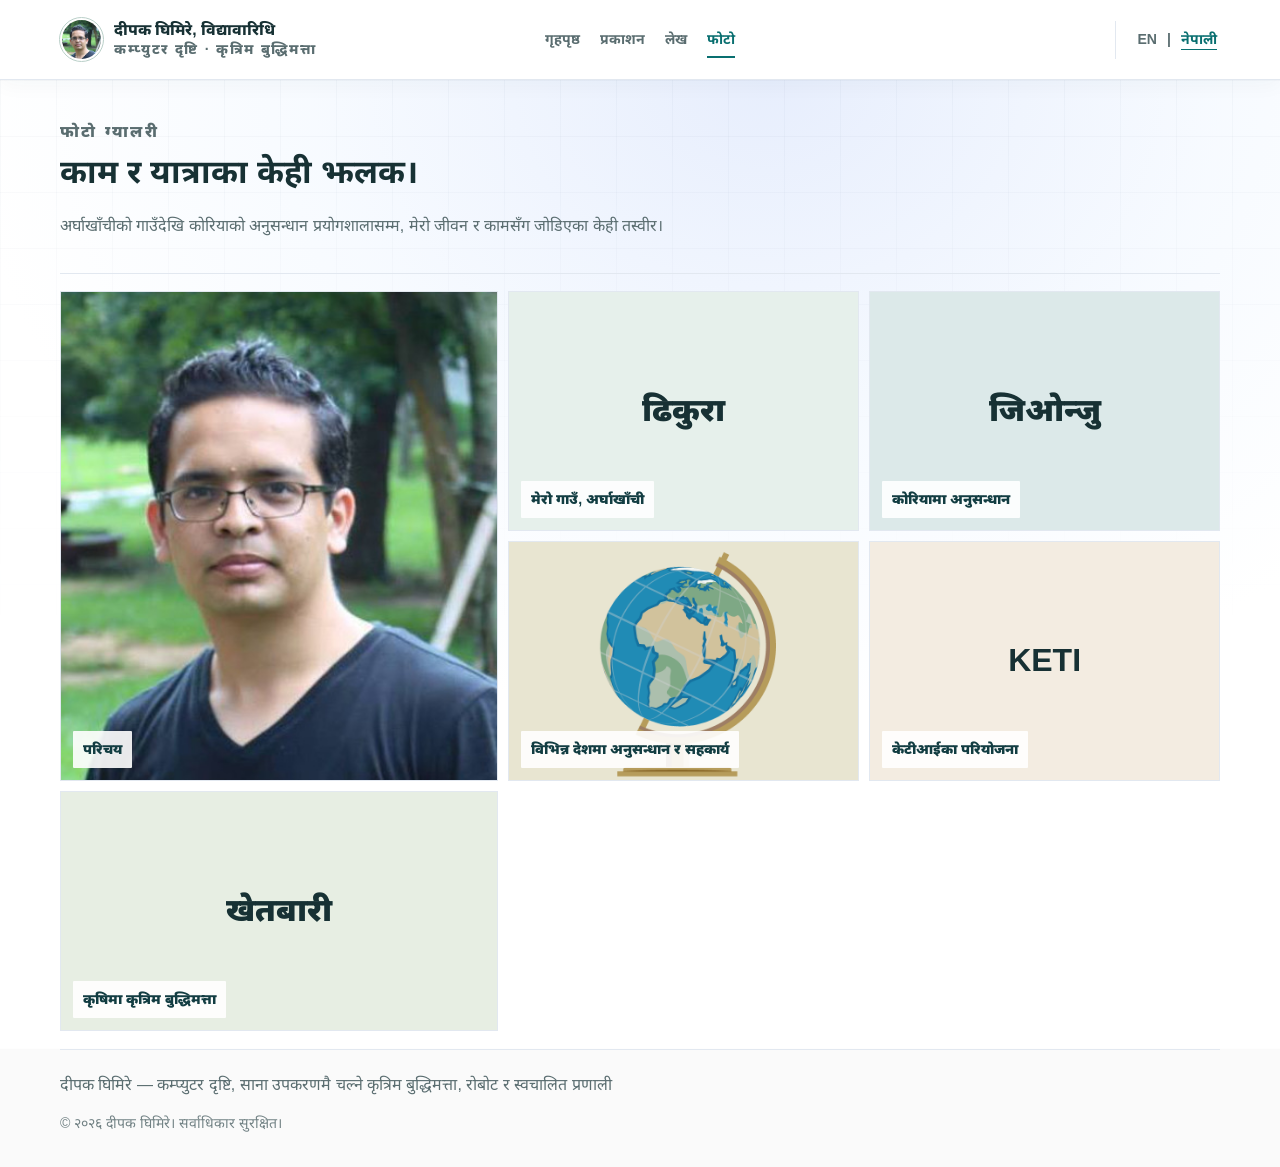
<file: ne/gallery.html>
<!DOCTYPE html>
<html lang="ne">
<head>
  <meta charset="UTF-8">
  <meta name="viewport" content="width=device-width, initial-scale=1.0">
  <meta name="description" content="दीपक घिमिरेको अनुसन्धान, यात्रा र जीवनसँग जोडिएको फोटो ग्यालरी।">
  <title>फोटो | दीपक घिमिरे</title>
  <link rel="stylesheet" href="../assets/css/styles.css?v=7">
  <link rel="stylesheet" href="../assets/css/redesign.css?v=74">
</head>
<body>
  <header class="site-header">
    <a class="brand" href="index.html" aria-label="दीपक घिमिरेको गृहपृष्ठ"><span class="brand-mark"><img src="../assets/images/deepak-portrait.jpg" alt="" width="43" height="43"></span><span>दीपक घिमिरे, विद्यावारिधि</span></a>
    <span class="language-switch" role="group" aria-label="Language"><a href="../gallery.html" lang="en" hreflang="en" aria-label="English">EN</a><span aria-hidden="true">|</span><a href="gallery.html" class="active-lang" lang="ne" hreflang="ne" aria-current="page">नेपाली</a></span>
    <button class="nav-toggle" aria-label="मेनु खोल्नुहोस्" aria-expanded="false" aria-controls="site-nav"><span></span><span></span><span></span></button>
    <nav id="site-nav" class="site-nav">
      <a href="index.html">गृहपृष्ठ</a>
      <a href="publications.html">प्रकाशन</a>
      <a href="writing.html">लेख</a>
      <a class="active" href="gallery.html">फोटो</a>
    </nav>
  </header>

  <main>
    <section class="page-hero gallery-hero">
      <p class="eyebrow">फोटो ग्यालरी</p>
      <h1>काम र यात्राका केही झलक।</h1>
      <p>अर्घाखाँचीको गाउँदेखि कोरियाको अनुसन्धान प्रयोगशालासम्म, मेरो जीवन र कामसँग जोडिएका केही तस्वीर।</p>
    </section>

    <section class="gallery-grid">
      <figure class="gallery-item large">
        <img src="../assets/images/deepak-portrait.jpg" alt="दीपक घिमिरेको तस्वीर">
        <figcaption>परिचय</figcaption>
      </figure>
      <figure class="gallery-item generated-tile">
        <span>ढिकुरा</span>
        <figcaption>मेरो गाउँ, अर्घाखाँची</figcaption>
      </figure>
      <figure class="gallery-item generated-tile alt">
        <span>जिओन्जु</span>
        <figcaption>कोरियामा अनुसन्धान</figcaption>
      </figure>
      <figure class="gallery-item">
        <img src="../assets/images/globe.png" alt="अन्तर्राष्ट्रिय काम दर्शाउने पृथ्वीको चित्र">
        <figcaption>विभिन्न देशमा अनुसन्धान र सहकार्य</figcaption>
      </figure>
      <figure class="gallery-item generated-tile warm">
        <span>KETI</span>
        <figcaption>केटीआईका परियोजना</figcaption>
      </figure>
      <figure class="gallery-item generated-tile green">
        <span>खेतबारी</span>
        <figcaption>कृषिमा कृत्रिम बुद्धिमत्ता</figcaption>
      </figure>
    </section>

  </main>

  <footer class="site-footer">
    <p>दीपक घिमिरे — कम्प्युटर दृष्टि, साना उपकरणमै चल्ने कृत्रिम बुद्धिमत्ता, रोबोट र स्वचालित प्रणाली</p>
    <p class="copyright">© २०२६ दीपक घिमिरे। सर्वाधिकार सुरक्षित।</p>
  </footer>
  <script src="../assets/js/main.js?v=10"></script>
</body>
</html>
</file>
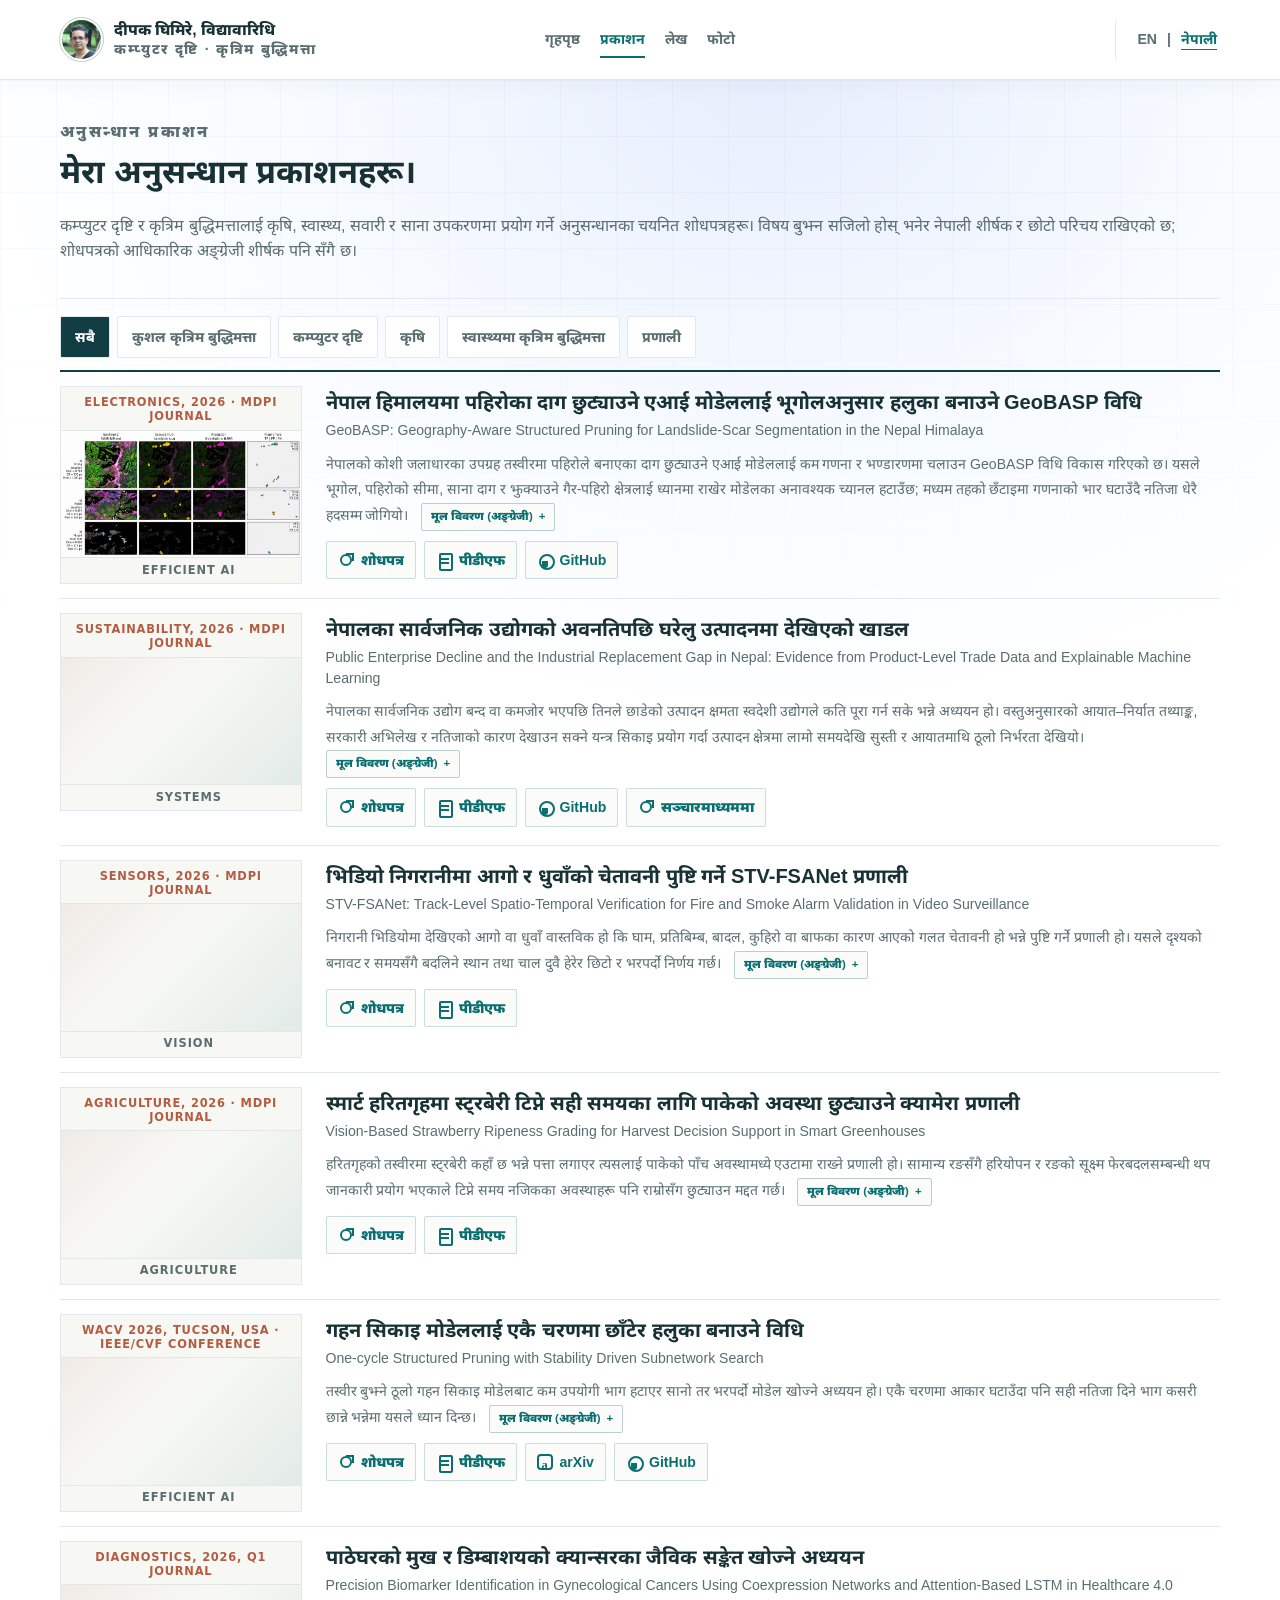
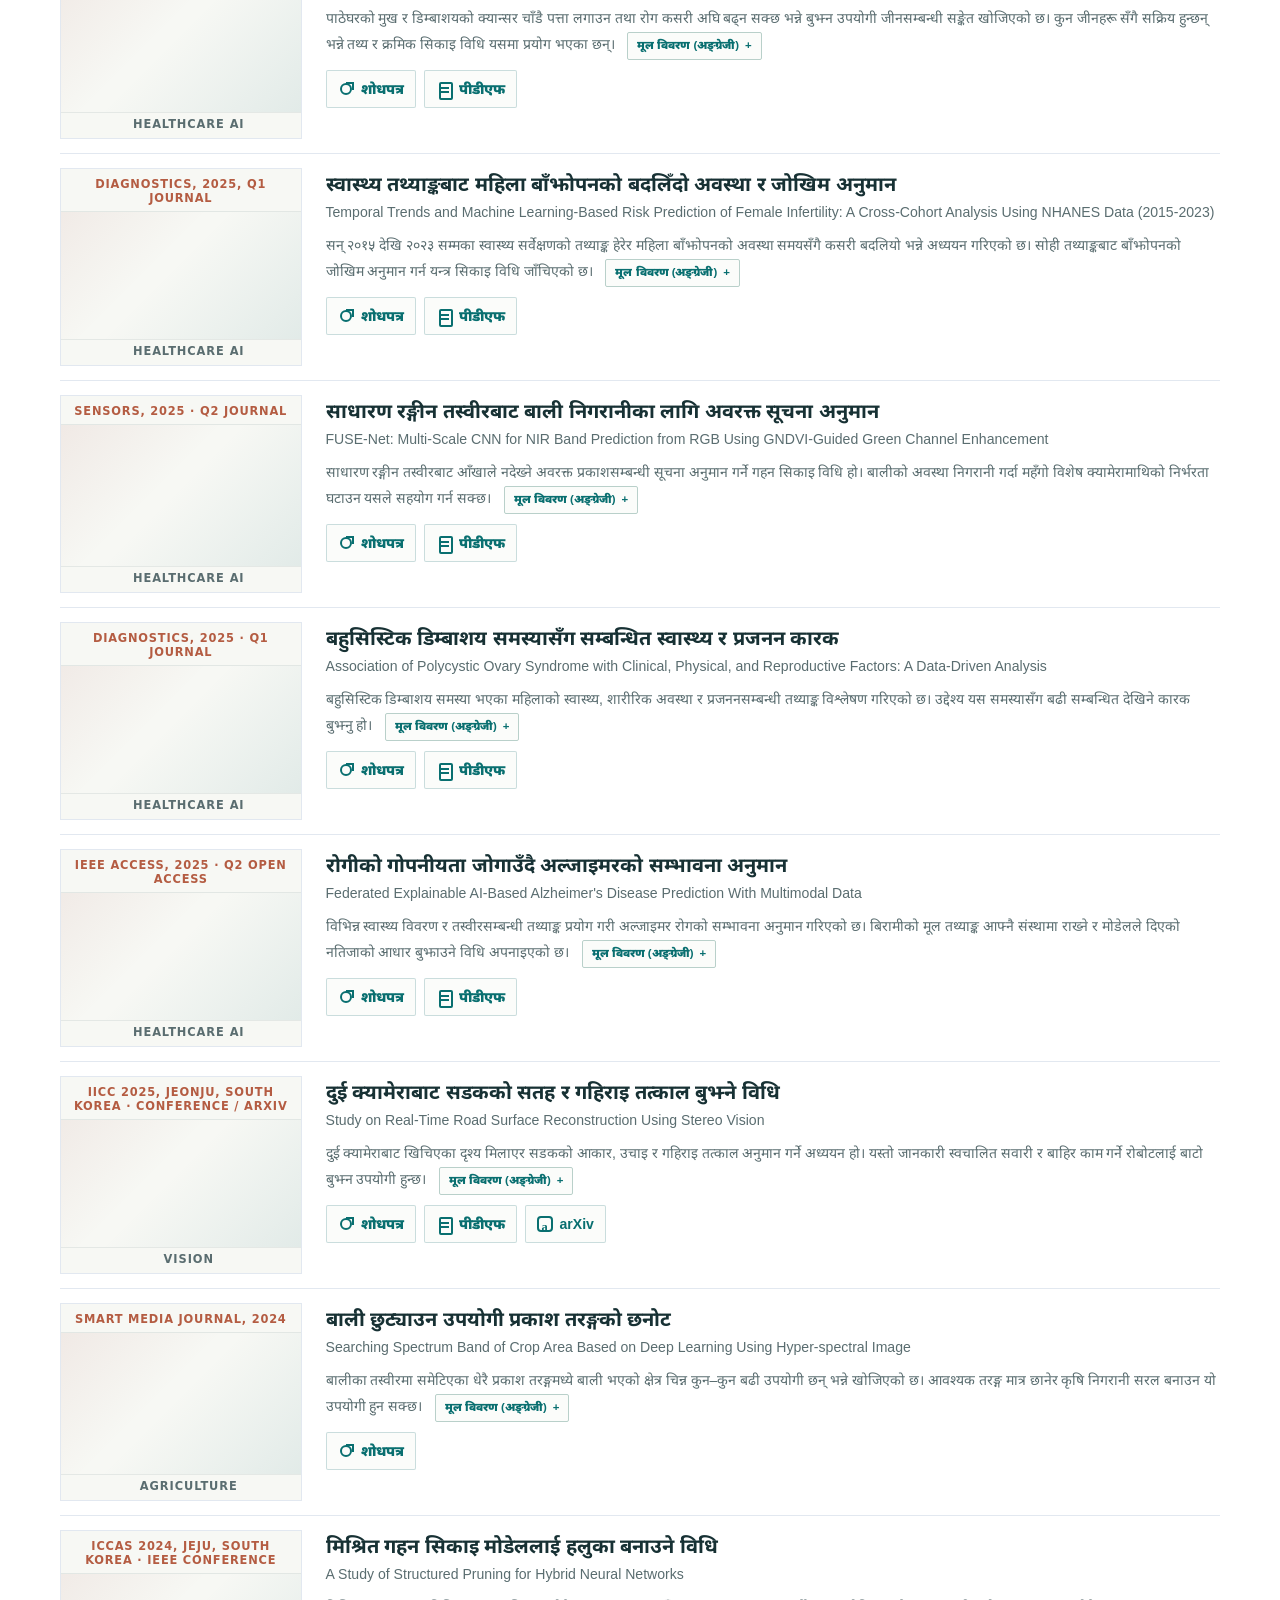
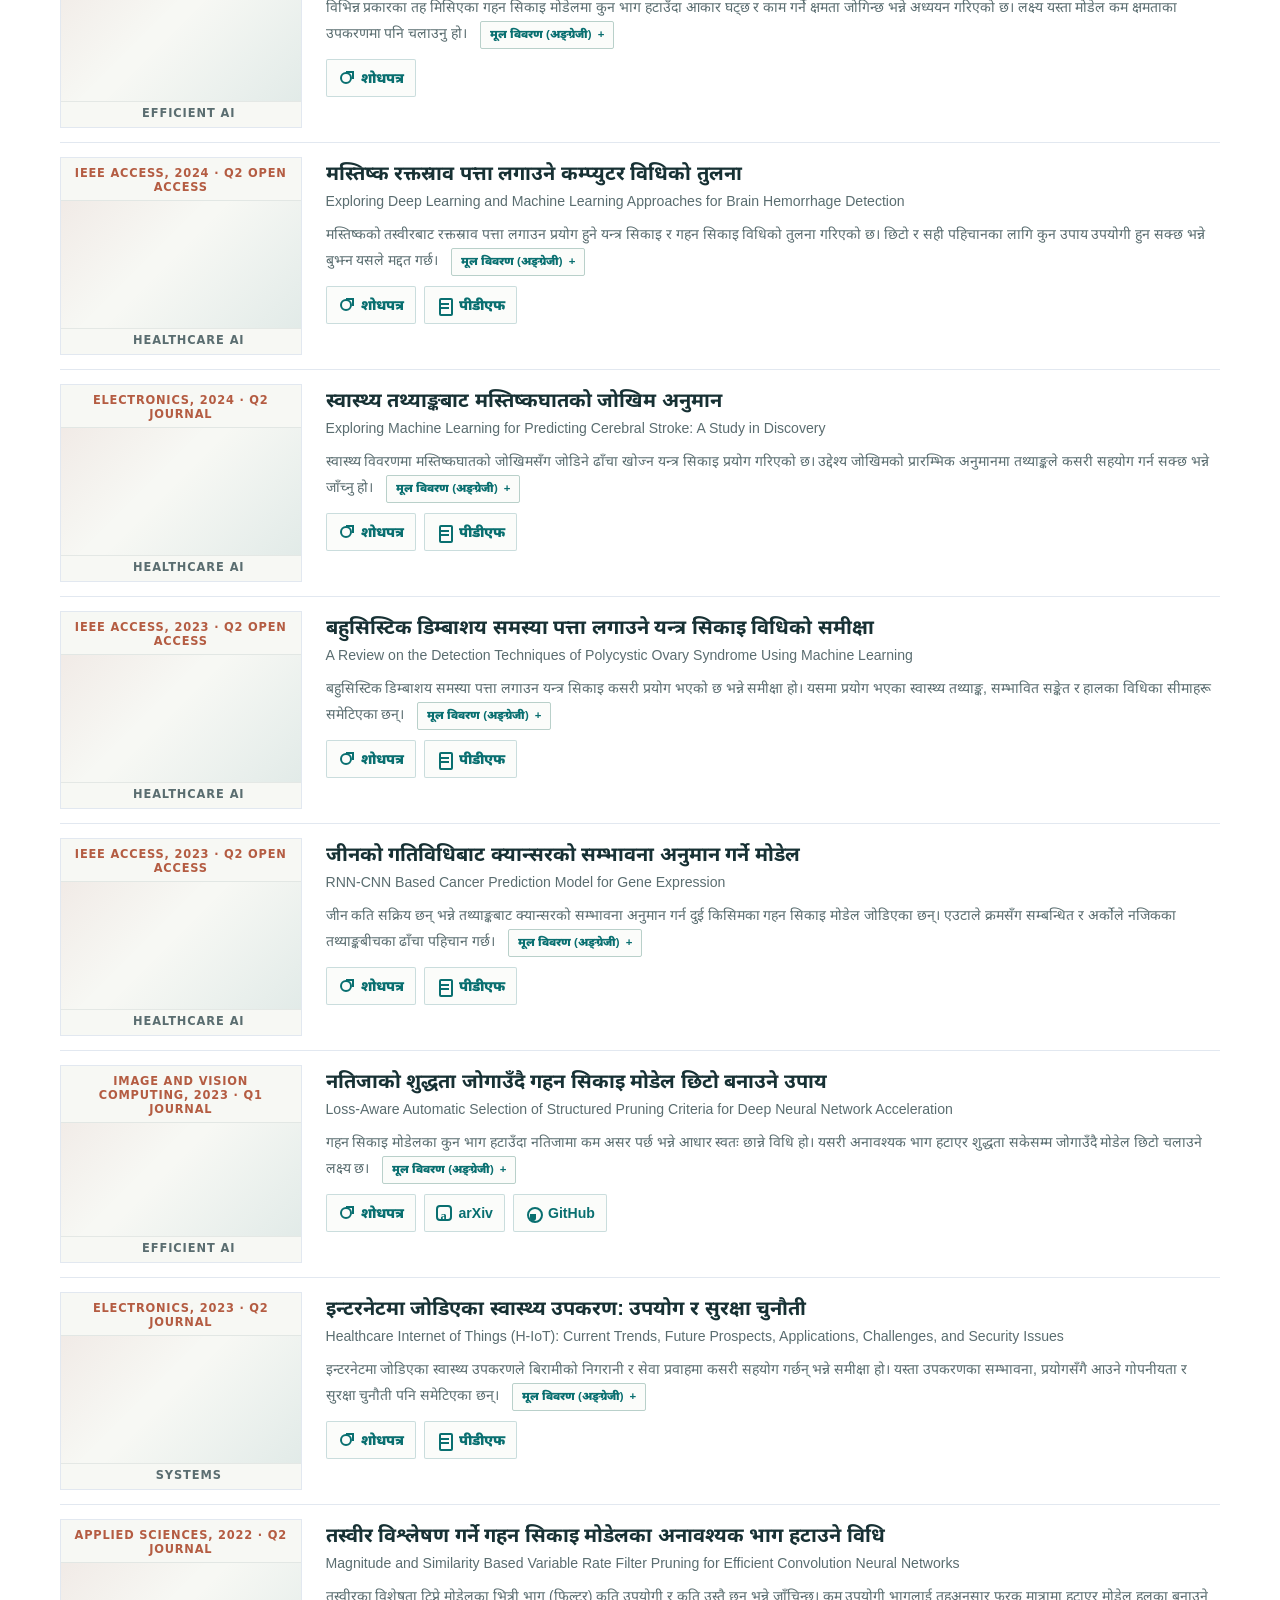
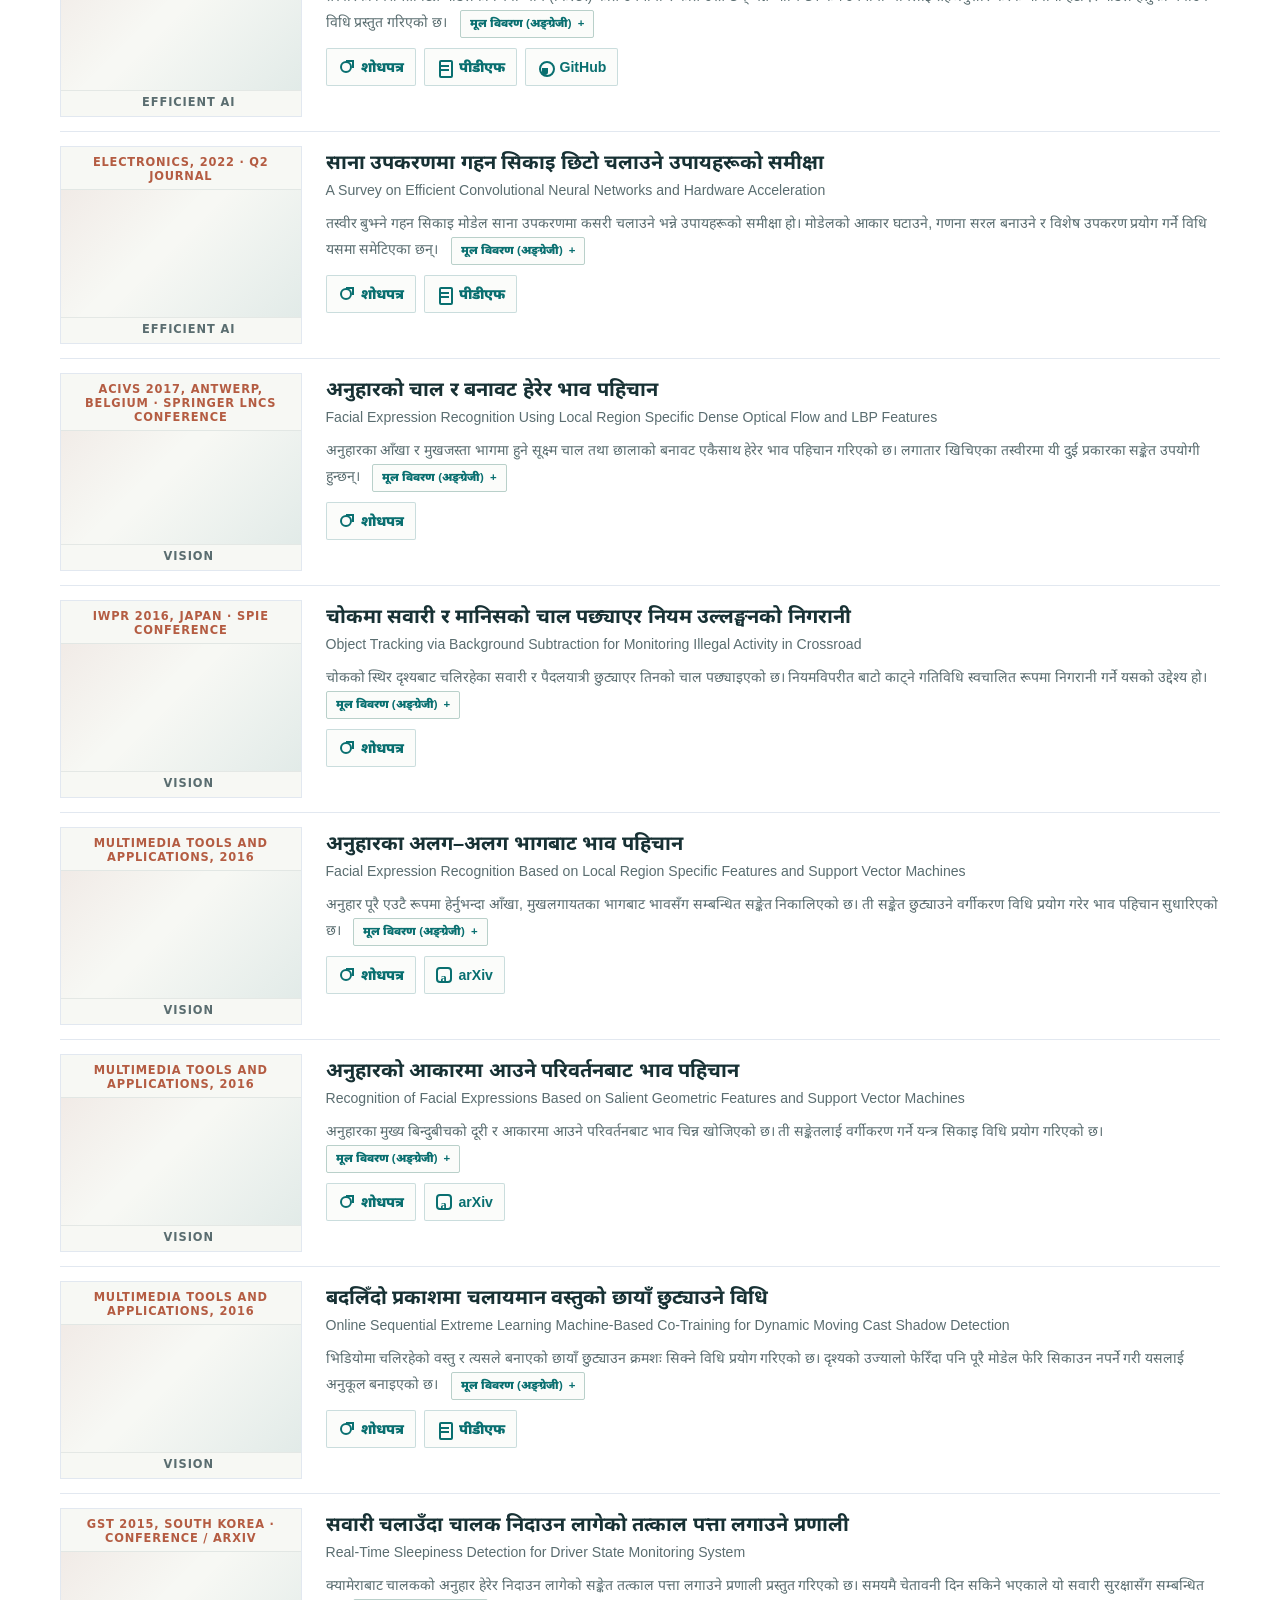
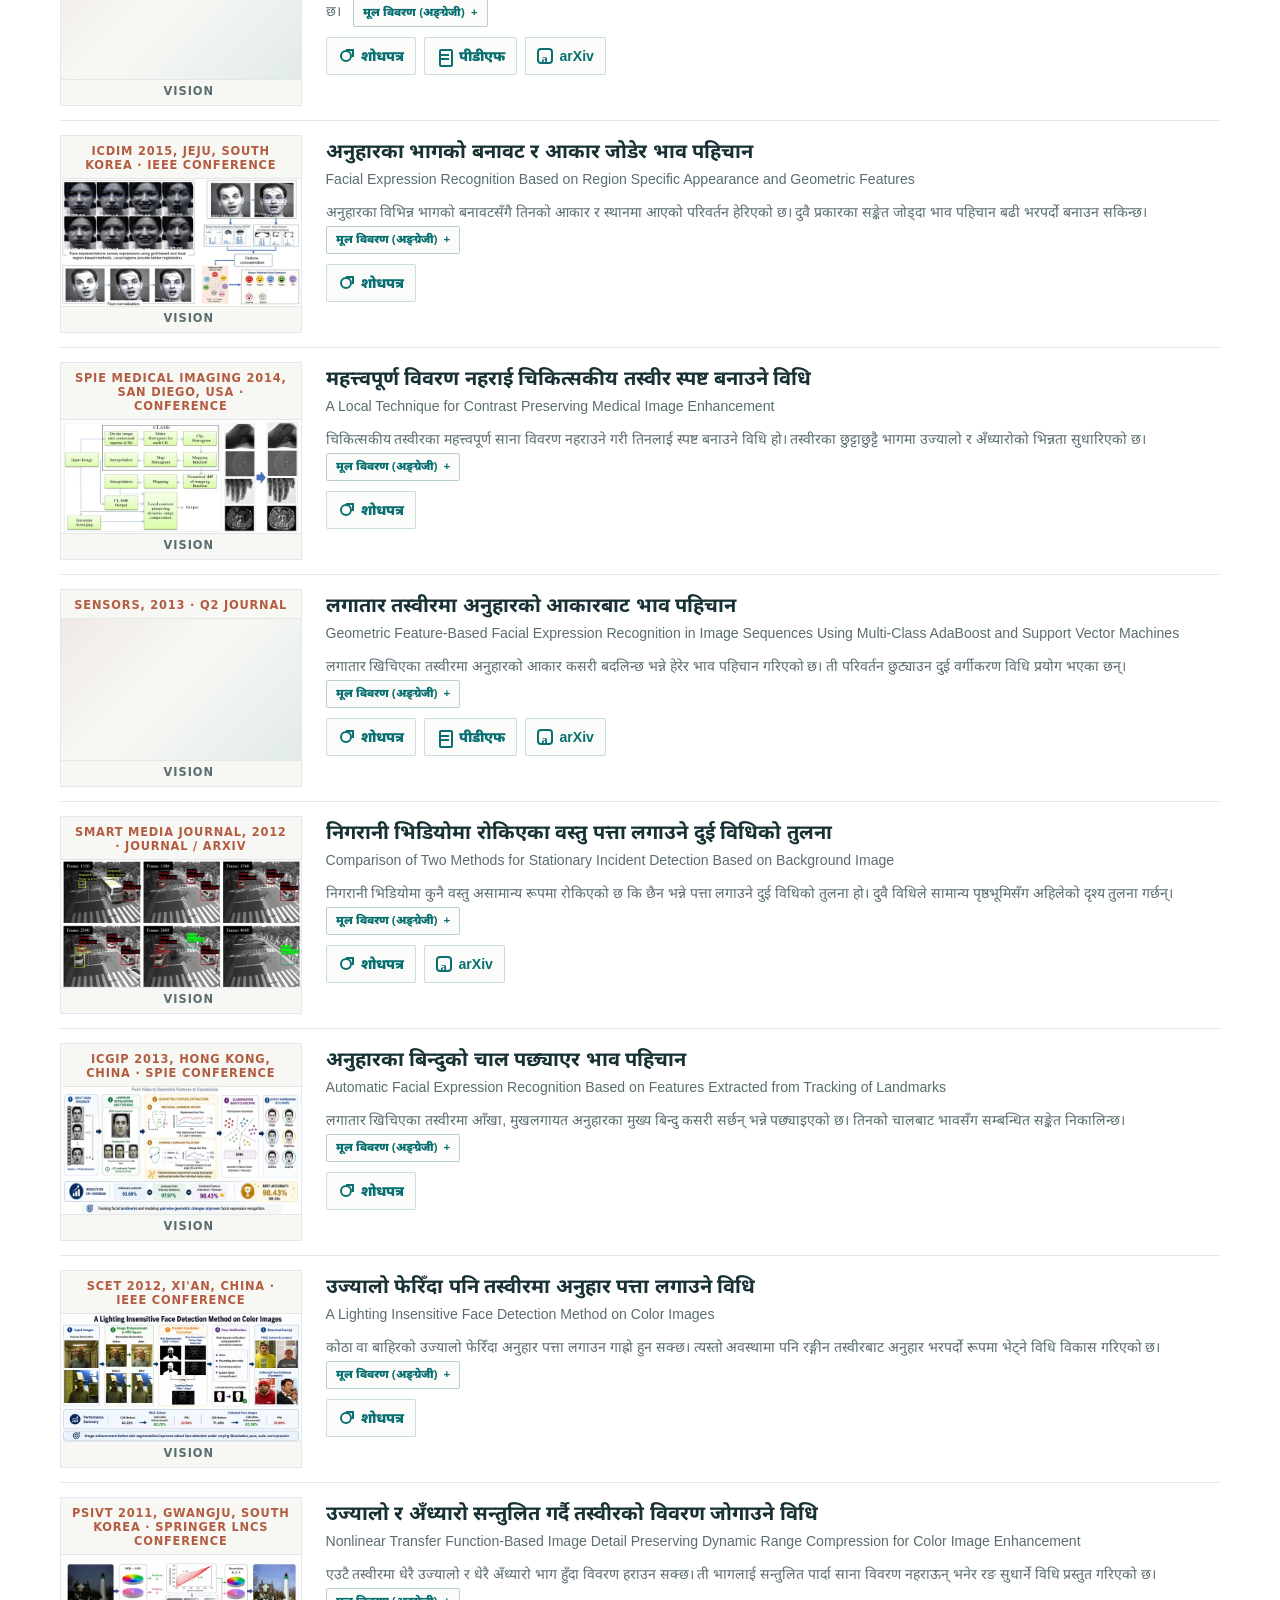
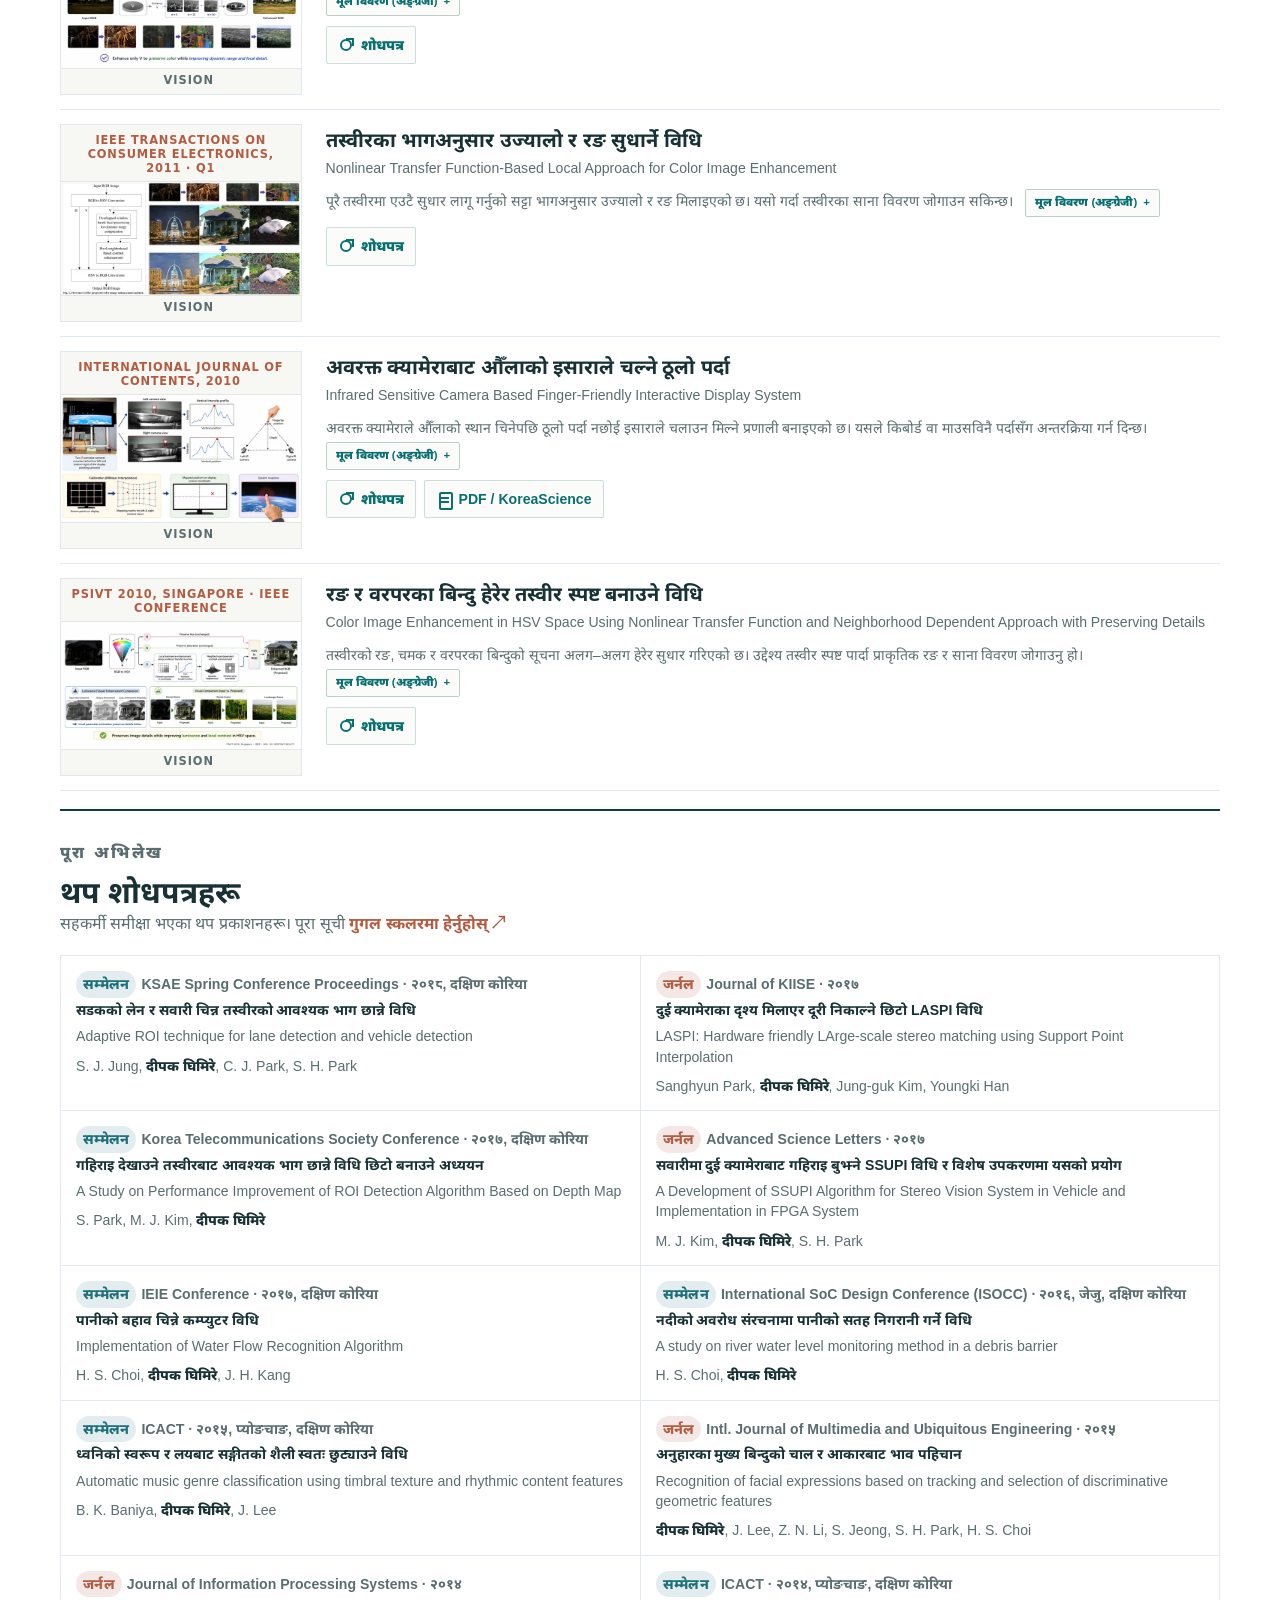
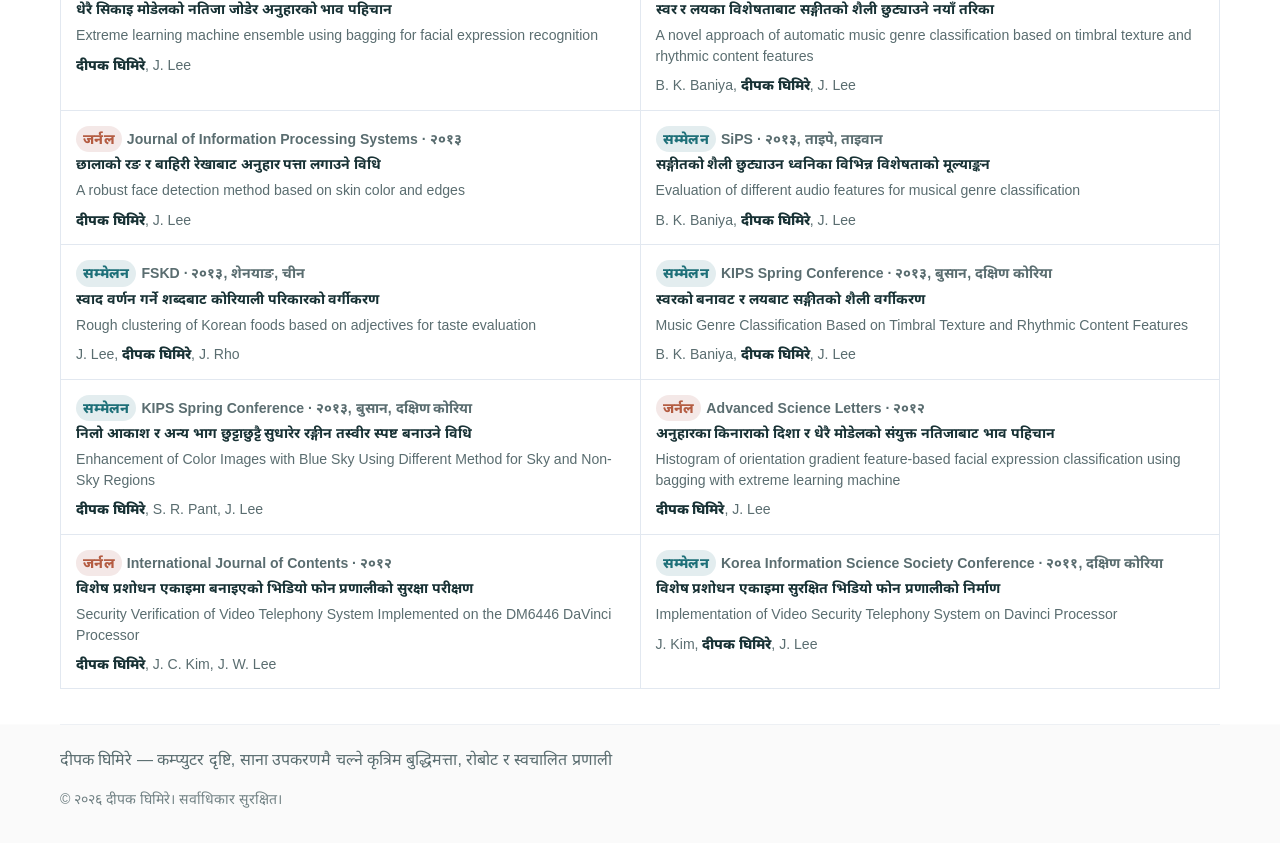
<file: ne/publications.html>
<!DOCTYPE html>
<html lang="ne">
<head>
<meta charset="UTF-8">
<meta name="viewport" content="width=device-width, initial-scale=1.0">
<meta name="description" content="दीपक घिमिरेका कम्प्युटर दृष्टि, कृत्रिम बुद्धिमत्ता, रोबोटिक्स, कृषि र स्वास्थ्यसम्बन्धी अनुसन्धान प्रकाशनहरू।">
<title>प्रकाशन | दीपक घिमिरे</title>
<link rel="stylesheet" href="../assets/css/styles.css?v=7">
<link rel="stylesheet" href="../assets/css/redesign.css?v=74">
</head>
<body>
<header class="site-header">
<a class="brand" href="index.html" aria-label="दीपक घिमिरेको गृहपृष्ठ"><span class="brand-mark"><img src="../assets/images/deepak-portrait.jpg" alt="" width="43" height="43"></span><span>दीपक घिमिरे, विद्यावारिधि</span></a>
<span class="language-switch" role="group" aria-label="Language"><a href="../publications.html" lang="en" hreflang="en" aria-label="English">EN</a><span aria-hidden="true">|</span><a href="publications.html" class="active-lang" lang="ne" hreflang="ne" aria-current="page">नेपाली</a></span>
<button class="nav-toggle" aria-label="मेनु खोल्नुहोस्" aria-expanded="false" aria-controls="site-nav"><span></span><span></span><span></span></button>
<nav id="site-nav" class="site-nav">
<a href="index.html">गृहपृष्ठ</a>
<a class="active" href="publications.html">प्रकाशन</a>
<a href="writing.html">लेख</a>
<a href="gallery.html">फोटो</a>
</nav>
</header>
<main>
<section class="page-hero publication-hero">
<p class="eyebrow">अनुसन्धान प्रकाशन</p>
<h1>मेरा अनुसन्धान प्रकाशनहरू।</h1>
<p>कम्प्युटर दृष्टि र कृत्रिम बुद्धिमत्तालाई कृषि, स्वास्थ्य, सवारी र साना उपकरणमा प्रयोग गर्ने अनुसन्धानका चयनित शोधपत्रहरू। विषय बुझ्न सजिलो होस् भनेर नेपाली शीर्षक र छोटो परिचय राखिएको छ; शोधपत्रको आधिकारिक अङ्ग्रेजी शीर्षक पनि सँगै छ।</p>
</section>
<section class="publication-controls" aria-label="प्रकाशन छान्ने विकल्प">
<button class="filter-button active" data-filter="all">सबै</button>
<button class="filter-button" data-filter="edge-ai">कुशल कृत्रिम बुद्धिमत्ता</button>
<button class="filter-button" data-filter="vision">कम्प्युटर दृष्टि</button>
<button class="filter-button" data-filter="agri">कृषि</button>
<button class="filter-button" data-filter="health">स्वास्थ्यमा कृत्रिम बुद्धिमत्ता</button>
<button class="filter-button" data-filter="systems">प्रणाली</button>
</section>
<section class="publication-list" data-publication-list aria-live="polite"></section>
<noscript>प्रकाशन सूची हेर्न ब्राउजरमा जाभास्क्रिप्ट सक्रिय गर्नुहोस्।</noscript>
<section class="other-publications">
<div class="section-heading">
<p class="section-kicker">पूरा अभिलेख</p>
<h2>थप शोधपत्रहरू</h2>
<p>सहकर्मी समीक्षा भएका थप प्रकाशनहरू। पूरा सूची <a href="https://scholar.google.com/citations?user=pkJSvXwAAAAJ&amp;hl=en" target="_blank" rel="noopener">गुगल स्कलरमा हेर्नुहोस् ↗</a></p>
</div>
<ul class="other-pub-list">
<li><a href="https://scholar.google.com/scholar?q=%22Adaptive%20ROI%20technique%20for%20lane%20detection%20and%20vehicle%20detection%22" target="_blank" rel="noopener"><div class="other-pub-head">
<span class="other-pub-type conf">सम्मेलन</span><span class="other-pub-meta">KSAE Spring Conference Proceedings · २०१८, दक्षिण कोरिया</span>
</div>
<strong>सडकको लेन र सवारी चिन्न तस्वीरको आवश्यक भाग छान्ने विधि</strong><small class="other-pub-original" lang="en">Adaptive ROI technique for lane detection and vehicle detection</small><span class="other-pub-authors">S. J. Jung, <b>दीपक घिमिरे</b>, C. J. Park, S. H. Park</span></a></li>
<li><a href="https://scholar.google.com/scholar?q=%22LASPI%3A%20Hardware%20friendly%20LArge-scale%20stereo%20matching%20using%20Support%20Point%20Interpolation%22" target="_blank" rel="noopener"><div class="other-pub-head">
<span class="other-pub-type journal">जर्नल</span><span class="other-pub-meta">Journal of KIISE · २०१७</span>
</div>
<strong>दुई क्यामेराका दृश्य मिलाएर दूरी निकाल्ने छिटो LASPI विधि</strong><small class="other-pub-original" lang="en">LASPI: Hardware friendly LArge-scale stereo matching using Support Point Interpolation</small><span class="other-pub-authors">Sanghyun Park, <b>दीपक घिमिरे</b>, Jung-guk Kim, Youngki Han</span></a></li>
<li><a href="https://scholar.google.com/scholar?q=%22A%20Study%20on%20Performance%20Improvement%20of%20ROI%20Detection%20Algorithm%20Based%20on%20Depth%20Map%22" target="_blank" rel="noopener"><div class="other-pub-head">
<span class="other-pub-type conf">सम्मेलन</span><span class="other-pub-meta">Korea Telecommunications Society Conference · २०१७, दक्षिण कोरिया</span>
</div>
<strong>गहिराइ देखाउने तस्वीरबाट आवश्यक भाग छान्ने विधि छिटो बनाउने अध्ययन</strong><small class="other-pub-original" lang="en">A Study on Performance Improvement of ROI Detection Algorithm Based on Depth Map</small><span class="other-pub-authors">S. Park, M. J. Kim, <b>दीपक घिमिरे</b></span></a></li>
<li><a href="https://scholar.google.com/scholar?q=%22A%20Development%20of%20SSUPI%20Algorithm%20for%20Stereo%20Vision%20System%20in%20Vehicle%20and%20Implementation%20in%20FPGA%20System%22" target="_blank" rel="noopener"><div class="other-pub-head">
<span class="other-pub-type journal">जर्नल</span><span class="other-pub-meta">Advanced Science Letters · २०१७</span>
</div>
<strong>सवारीमा दुई क्यामेराबाट गहिराइ बुझ्ने SSUPI विधि र विशेष उपकरणमा यसको प्रयोग</strong><small class="other-pub-original" lang="en">A Development of SSUPI Algorithm for Stereo Vision System in Vehicle and Implementation in FPGA System</small><span class="other-pub-authors">M. J. Kim, <b>दीपक घिमिरे</b>, S. H. Park</span></a></li>
<li><a href="https://scholar.google.com/scholar?q=%22Implementation%20of%20Water%20Flow%20Recognition%20Algorithm%22" target="_blank" rel="noopener"><div class="other-pub-head">
<span class="other-pub-type conf">सम्मेलन</span><span class="other-pub-meta">IEIE Conference · २०१७, दक्षिण कोरिया</span>
</div>
<strong>पानीको बहाव चिन्ने कम्प्युटर विधि</strong><small class="other-pub-original" lang="en">Implementation of Water Flow Recognition Algorithm</small><span class="other-pub-authors">H. S. Choi, <b>दीपक घिमिरे</b>, J. H. Kang</span></a></li>
<li><a href="https://scholar.google.com/scholar?q=%22A%20study%20on%20river%20water%20level%20monitoring%20method%20in%20a%20debris%20barrier%22" target="_blank" rel="noopener"><div class="other-pub-head">
<span class="other-pub-type conf">सम्मेलन</span><span class="other-pub-meta">International SoC Design Conference (ISOCC) · २०१६, जेजु, दक्षिण कोरिया</span>
</div>
<strong>नदीको अवरोध संरचनामा पानीको सतह निगरानी गर्ने विधि</strong><small class="other-pub-original" lang="en">A study on river water level monitoring method in a debris barrier</small><span class="other-pub-authors">H. S. Choi, <b>दीपक घिमिरे</b></span></a></li>
<li><a href="https://scholar.google.com/scholar?q=%22Automatic%20music%20genre%20classification%20using%20timbral%20texture%20and%20rhythmic%20content%20features%22" target="_blank" rel="noopener"><div class="other-pub-head">
<span class="other-pub-type conf">सम्मेलन</span><span class="other-pub-meta">ICACT · २०१५, प्योङचाङ, दक्षिण कोरिया</span>
</div>
<strong>ध्वनिको स्वरूप र लयबाट सङ्गीतको शैली स्वतः छुट्याउने विधि</strong><small class="other-pub-original" lang="en">Automatic music genre classification using timbral texture and rhythmic content features</small><span class="other-pub-authors">B. K. Baniya, <b>दीपक घिमिरे</b>, J. Lee</span></a></li>
<li><a href="https://scholar.google.com/scholar?q=%22Recognition%20of%20facial%20expressions%20based%20on%20tracking%20and%20selection%20of%20discriminative%20geometric%20features%22" target="_blank" rel="noopener"><div class="other-pub-head">
<span class="other-pub-type journal">जर्नल</span><span class="other-pub-meta">Intl. Journal of Multimedia and Ubiquitous Engineering · २०१५</span>
</div>
<strong>अनुहारका मुख्य बिन्दुको चाल र आकारबाट भाव पहिचान</strong><small class="other-pub-original" lang="en">Recognition of facial expressions based on tracking and selection of discriminative geometric features</small><span class="other-pub-authors"><b>दीपक घिमिरे</b>, J. Lee, Z. N. Li, S. Jeong, S. H. Park, H. S. Choi</span></a></li>
<li><a href="https://scholar.google.com/scholar?q=%22Extreme%20learning%20machine%20ensemble%20using%20bagging%20for%20facial%20expression%20recognition%22" target="_blank" rel="noopener"><div class="other-pub-head">
<span class="other-pub-type journal">जर्नल</span><span class="other-pub-meta">Journal of Information Processing Systems · २०१४</span>
</div>
<strong>धेरै सिकाइ मोडेलको नतिजा जोडेर अनुहारको भाव पहिचान</strong><small class="other-pub-original" lang="en">Extreme learning machine ensemble using bagging for facial expression recognition</small><span class="other-pub-authors"><b>दीपक घिमिरे</b>, J. Lee</span></a></li>
<li><a href="https://scholar.google.com/scholar?q=%22A%20novel%20approach%20of%20automatic%20music%20genre%20classification%20based%20on%20timbral%20texture%20and%20rhythmic%20content%20features%22" target="_blank" rel="noopener"><div class="other-pub-head">
<span class="other-pub-type conf">सम्मेलन</span><span class="other-pub-meta">ICACT · २०१४, प्योङचाङ, दक्षिण कोरिया</span>
</div>
<strong>स्वर र लयका विशेषताबाट सङ्गीतको शैली छुट्याउने नयाँ तरिका</strong><small class="other-pub-original" lang="en">A novel approach of automatic music genre classification based on timbral texture and rhythmic content features</small><span class="other-pub-authors">B. K. Baniya, <b>दीपक घिमिरे</b>, J. Lee</span></a></li>
<li><a href="https://scholar.google.com/scholar?q=%22A%20robust%20face%20detection%20method%20based%20on%20skin%20color%20and%20edges%22" target="_blank" rel="noopener"><div class="other-pub-head">
<span class="other-pub-type journal">जर्नल</span><span class="other-pub-meta">Journal of Information Processing Systems · २०१३</span>
</div>
<strong>छालाको रङ र बाहिरी रेखाबाट अनुहार पत्ता लगाउने विधि</strong><small class="other-pub-original" lang="en">A robust face detection method based on skin color and edges</small><span class="other-pub-authors"><b>दीपक घिमिरे</b>, J. Lee</span></a></li>
<li><a href="https://scholar.google.com/scholar?q=%22Evaluation%20of%20different%20audio%20features%20for%20musical%20genre%20classification%22" target="_blank" rel="noopener"><div class="other-pub-head">
<span class="other-pub-type conf">सम्मेलन</span><span class="other-pub-meta">SiPS · २०१३, ताइपे, ताइवान</span>
</div>
<strong>सङ्गीतको शैली छुट्याउन ध्वनिका विभिन्न विशेषताको मूल्याङ्कन</strong><small class="other-pub-original" lang="en">Evaluation of different audio features for musical genre classification</small><span class="other-pub-authors">B. K. Baniya, <b>दीपक घिमिरे</b>, J. Lee</span></a></li>
<li><a href="https://scholar.google.com/scholar?q=%22Rough%20clustering%20of%20Korean%20foods%20based%20on%20adjectives%20for%20taste%20evaluation%22" target="_blank" rel="noopener"><div class="other-pub-head">
<span class="other-pub-type conf">सम्मेलन</span><span class="other-pub-meta">FSKD · २०१३, शेनयाङ, चीन</span>
</div>
<strong>स्वाद वर्णन गर्ने शब्दबाट कोरियाली परिकारको वर्गीकरण</strong><small class="other-pub-original" lang="en">Rough clustering of Korean foods based on adjectives for taste evaluation</small><span class="other-pub-authors">J. Lee, <b>दीपक घिमिरे</b>, J. Rho</span></a></li>
<li><a href="https://scholar.google.com/scholar?q=%22Music%20Genre%20Classification%20Based%20on%20Timbral%20Texture%20and%20Rhythmic%20Content%20Features%22" target="_blank" rel="noopener"><div class="other-pub-head">
<span class="other-pub-type conf">सम्मेलन</span><span class="other-pub-meta">KIPS Spring Conference · २०१३, बुसान, दक्षिण कोरिया</span>
</div>
<strong>स्वरको बनावट र लयबाट सङ्गीतको शैली वर्गीकरण</strong><small class="other-pub-original" lang="en">Music Genre Classification Based on Timbral Texture and Rhythmic Content Features</small><span class="other-pub-authors">B. K. Baniya, <b>दीपक घिमिरे</b>, J. Lee</span></a></li>
<li><a href="https://scholar.google.com/scholar?q=%22Enhancement%20of%20Color%20Images%20with%20Blue%20Sky%20Using%20Different%20Method%20for%20Sky%20and%20Non-Sky%20Regions%22" target="_blank" rel="noopener"><div class="other-pub-head">
<span class="other-pub-type conf">सम्मेलन</span><span class="other-pub-meta">KIPS Spring Conference · २०१३, बुसान, दक्षिण कोरिया</span>
</div>
<strong>निलो आकाश र अन्य भाग छुट्टाछुट्टै सुधारेर रङ्गीन तस्वीर स्पष्ट बनाउने विधि</strong><small class="other-pub-original" lang="en">Enhancement of Color Images with Blue Sky Using Different Method for Sky and Non-Sky Regions</small><span class="other-pub-authors"><b>दीपक घिमिरे</b>, S. R. Pant, J. Lee</span></a></li>
<li><a href="https://scholar.google.com/scholar?q=%22Histogram%20of%20orientation%20gradient%20feature-based%20facial%20expression%20classification%20using%20bagging%20with%20extreme%20learning%20machine%22" target="_blank" rel="noopener"><div class="other-pub-head">
<span class="other-pub-type journal">जर्नल</span><span class="other-pub-meta">Advanced Science Letters · २०१२</span>
</div>
<strong>अनुहारका किनाराको दिशा र धेरै मोडेलको संयुक्त नतिजाबाट भाव पहिचान</strong><small class="other-pub-original" lang="en">Histogram of orientation gradient feature-based facial expression classification using bagging with extreme learning machine</small><span class="other-pub-authors"><b>दीपक घिमिरे</b>, J. Lee</span></a></li>
<li><a href="https://scholar.google.com/scholar?q=%22Security%20Verification%20of%20Video%20Telephony%20System%20Implemented%20on%20the%20DM6446%20DaVinci%20Processor%22" target="_blank" rel="noopener"><div class="other-pub-head">
<span class="other-pub-type journal">जर्नल</span><span class="other-pub-meta">International Journal of Contents · २०१२</span>
</div>
<strong>विशेष प्रशोधन एकाइमा बनाइएको भिडियो फोन प्रणालीको सुरक्षा परीक्षण</strong><small class="other-pub-original" lang="en">Security Verification of Video Telephony System Implemented on the DM6446 DaVinci Processor</small><span class="other-pub-authors"><b>दीपक घिमिरे</b>, J. C. Kim, J. W. Lee</span></a></li>
<li><a href="https://scholar.google.com/scholar?q=%22Implementation%20of%20Video%20Security%20Telephony%20System%20on%20Davinci%20Processor%22" target="_blank" rel="noopener"><div class="other-pub-head">
<span class="other-pub-type conf">सम्मेलन</span><span class="other-pub-meta">Korea Information Science Society Conference · २०११, दक्षिण कोरिया</span>
</div>
<strong>विशेष प्रशोधन एकाइमा सुरक्षित भिडियो फोन प्रणालीको निर्माण</strong><small class="other-pub-original" lang="en">Implementation of Video Security Telephony System on Davinci Processor</small><span class="other-pub-authors">J. Kim, <b>दीपक घिमिरे</b>, J. Lee</span></a></li>
</ul>
</section>
</main>
<footer class="site-footer">
<p>दीपक घिमिरे — कम्प्युटर दृष्टि, साना उपकरणमै चल्ने कृत्रिम बुद्धिमत्ता, रोबोट र स्वचालित प्रणाली</p>
<p class="copyright">© २०२६ दीपक घिमिरे। सर्वाधिकार सुरक्षित।</p>
</footer>
<script src="../assets/js/publications-data.js?v=7"></script>
<script src="../assets/js/publications-ne.js?v=5"></script>
<script src="../assets/js/main.js?v=10"></script>
</body>
</html>
</file>
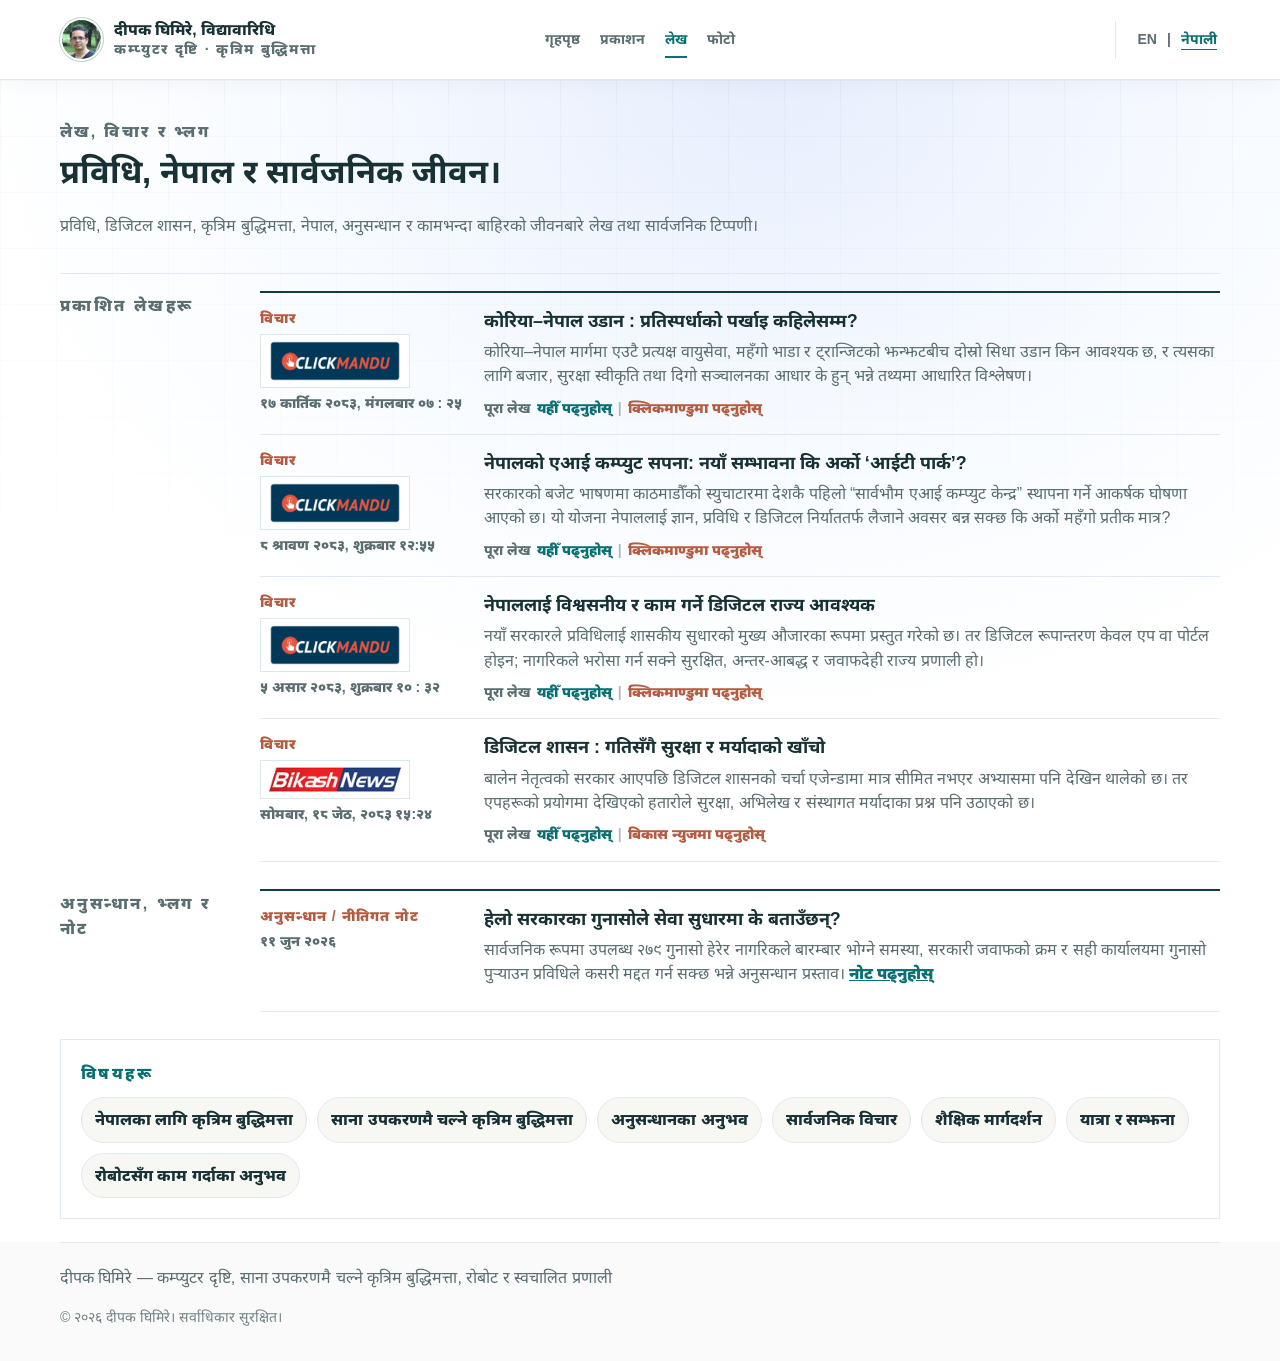
<file: ne/writing.html>
<!DOCTYPE html>
<html lang="ne">
<head>
  <meta charset="UTF-8">
  <meta name="viewport" content="width=device-width, initial-scale=1.0">
  <meta name="description" content="दीपक घिमिरेका प्रविधि, नेपाल, डिजिटल शासन र अनुसन्धानसम्बन्धी लेख तथा विचार।">
  <title>लेख र विचार | दीपक घिमिरे</title>
  <link rel="stylesheet" href="../assets/css/styles.css?v=7">
  <link rel="stylesheet" href="../assets/css/redesign.css?v=74">
</head>
<body>
  <header class="site-header">
    <a class="brand" href="index.html" aria-label="दीपक घिमिरेको गृहपृष्ठ"><span class="brand-mark"><img src="../assets/images/deepak-portrait.jpg" alt="" width="43" height="43"></span><span>दीपक घिमिरे, विद्यावारिधि</span></a>
    <span class="language-switch" role="group" aria-label="Language"><a href="../writing.html" lang="en" hreflang="en" aria-label="English">EN</a><span aria-hidden="true">|</span><a href="writing.html" class="active-lang" lang="ne" hreflang="ne" aria-current="page">नेपाली</a></span>
    <button class="nav-toggle" aria-label="मेनु खोल्नुहोस्" aria-expanded="false" aria-controls="site-nav"><span></span><span></span><span></span></button>
    <nav id="site-nav" class="site-nav">
      <a href="index.html">गृहपृष्ठ</a>
      <a href="publications.html">प्रकाशन</a>
      <a class="active" href="writing.html">लेख</a>
      <a href="gallery.html">फोटो</a>
    </nav>
  </header>

  <main>
    <section class="page-hero writing-hero">
      <p class="eyebrow">लेख, विचार र भ्लग</p>
      <h1>प्रविधि, नेपाल र सार्वजनिक जीवन।</h1>
      <p>प्रविधि, डिजिटल शासन, कृत्रिम बुद्धिमत्ता, नेपाल, अनुसन्धान र कामभन्दा बाहिरको जीवनबारे लेख तथा सार्वजनिक टिप्पणी।</p>
    </section>

    <section class="writing-section" aria-label="प्रकाशित लेखहरू">
      <div class="writing-section-heading">
        <p class="section-kicker">प्रकाशित लेखहरू</p>
      </div>
      <div class="writing-entry-list">
        <article class="writing-entry">
          <div class="writing-entry-meta">
            <span>विचार</span>
            <img class="source-logo" src="../assets/images/clickmandu_logo.png" alt="Clickmandu">
            <time datetime="2026-11-03T07:25:00+05:45">१७ कार्तिक २०८३, मंगलबार ०७ : २५</time>
          </div>
          <div class="writing-entry-copy">
            <h3>कोरिया–नेपाल उडान : प्रतिस्पर्धाको पर्खाइ कहिलेसम्म?</h3>
            <p>कोरिया–नेपाल मार्गमा एउटै प्रत्यक्ष वायुसेवा, महँगो भाडा र ट्रान्जिटको झन्झटबीच दोस्रो सिधा उडान किन आवश्यक छ, र त्यसका लागि बजार, सुरक्षा स्वीकृति तथा दिगो सञ्चालनका आधार के हुन् भन्ने तथ्यमा आधारित विश्लेषण।</p>
            <div class="writing-entry-actions" aria-label="पढ्ने विकल्प">
              <span>पूरा लेख</span>
              <a class="read-local" href="../writing/korea-nepal-flight-competition.html">यहीँ पढ्नुहोस्</a>
              <span class="read-separator">|</span>
              <a class="read-source" href="https://clickmandu.com/2026/11/503263.html" target="_blank" rel="noopener">क्लिकमाण्डुमा पढ्नुहोस्</a>
            </div>
          </div>
        </article>
        <article class="writing-entry">
          <div class="writing-entry-meta">
            <span>विचार</span>
            <img class="source-logo" src="../assets/images/clickmandu_logo.png" alt="Clickmandu">
            <time datetime="2026-07-24T12:55:00+05:45">८ श्रावण २०८३, शुक्रबार १२:५५</time>
          </div>
          <div class="writing-entry-copy">
            <h3>नेपालको एआई कम्प्युट सपना: नयाँ सम्भावना कि अर्को ‘आईटी पार्क’?</h3>
            <p>सरकारको बजेट भाषणमा काठमाडौँको स्युचाटारमा देशकै पहिलो “सार्वभौम एआई कम्प्युट केन्द्र” स्थापना गर्ने आकर्षक घोषणा आएको छ। यो योजना नेपाललाई ज्ञान, प्रविधि र डिजिटल निर्याततर्फ लैजाने अवसर बन्न सक्छ कि अर्को महँगो प्रतीक मात्र?</p>
            <div class="writing-entry-actions" aria-label="पढ्ने विकल्प">
              <span>पूरा लेख</span>
              <a class="read-local" href="../writing/nepal-ai-compute-dream.html">यहीँ पढ्नुहोस्</a>
              <span class="read-separator">|</span>
              <a class="read-source" href="https://clickmandu.com/2026/07/476474.html" target="_blank" rel="noopener">क्लिकमाण्डुमा पढ्नुहोस्</a>
            </div>
          </div>
        </article>
        <article class="writing-entry">
          <div class="writing-entry-meta">
            <span>विचार</span>
            <img class="source-logo" src="../assets/images/clickmandu_logo.png" alt="Clickmandu">
            <time datetime="2026-06-19T10:32:00+05:45">५ असार २०८३, शुक्रबार १० : ३२</time>
          </div>
          <div class="writing-entry-copy">
            <h3>नेपाललाई विश्वसनीय र काम गर्ने डिजिटल राज्य आवश्यक</h3>
            <p>नयाँ सरकारले प्रविधिलाई शासकीय सुधारको मुख्य औजारका रूपमा प्रस्तुत गरेको छ। तर डिजिटल रूपान्तरण केवल एप वा पोर्टल होइन; नागरिकले भरोसा गर्न सक्ने सुरक्षित, अन्तर-आबद्ध र जवाफदेही राज्य प्रणाली हो।</p>
            <div class="writing-entry-actions" aria-label="पढ्ने विकल्प">
              <span>पूरा लेख</span>
              <a class="read-local" href="../writing/reliable-digital-state-nepal.html">यहीँ पढ्नुहोस्</a>
              <span class="read-separator">|</span>
              <a class="read-source" href="https://clickmandu.com/2026/06/467242.html" target="_blank" rel="noopener">क्लिकमाण्डुमा पढ्नुहोस्</a>
            </div>
          </div>
        </article>
        <article class="writing-entry">
          <div class="writing-entry-meta">
            <span>विचार</span>
            <img class="source-logo" src="../assets/images/bikash_news_logo.png" alt="Bikash News">
            <time datetime="2026-06-01T15:24:00+05:45">सोमबार, १८ जेठ, २०८३ १५:२४</time>
          </div>
          <div class="writing-entry-copy">
            <h3>डिजिटल शासन : गतिसँगै सुरक्षा र मर्यादाको खाँचो</h3>
            <p>बालेन नेतृत्वको सरकार आएपछि डिजिटल शासनको चर्चा एजेन्डामा मात्र सीमित नभएर अभ्यासमा पनि देखिन थालेको छ। तर एपहरूको प्रयोगमा देखिएको हतारोले सुरक्षा, अभिलेख र संस्थागत मर्यादाका प्रश्न पनि उठाएको छ।</p>
            <div class="writing-entry-actions" aria-label="पढ्ने विकल्प">
              <span>पूरा लेख</span>
              <a class="read-local" href="../writing/bikash-news-digital-governance.html">यहीँ पढ्नुहोस्</a>
              <span class="read-separator">|</span>
              <a class="read-source" href="https://bikashnews.com/story/569572/" target="_blank" rel="noopener">बिकास न्युजमा पढ्नुहोस्</a>
            </div>
          </div>
        </article>
        <a class="explore-more" href="#" hidden>थप प्रकाशित लेखहरू</a>
      </div>
    </section>

    <section class="writing-section" aria-label="अनुसन्धान, यात्रा र फिल्ड नोट">
      <div class="writing-section-heading">
        <p class="section-kicker">अनुसन्धान, भ्लग र नोट</p>
      </div>
      <div class="writing-entry-list">
        <article class="writing-entry">
          <div class="writing-entry-meta">
            <span>अनुसन्धान / नीतिगत नोट</span>
            <time datetime="2026-06-11">११ जुन २०२६</time>
          </div>
          <div class="writing-entry-copy">
            <h3>हेलो सरकारका गुनासोले सेवा सुधारमा के बताउँछन्?</h3>
            <p>सार्वजनिक रूपमा उपलब्ध २७९ गुनासो हेरेर नागरिकले बारम्बार भोग्ने समस्या, सरकारी जवाफको क्रम र सही कार्यालयमा गुनासो पुर्‍याउन प्रविधिले कसरी मद्दत गर्न सक्छ भन्ने अनुसन्धान प्रस्ताव। <a href="writing/hello-sarkar-grievance-ai-pilot.html">नोट पढ्नुहोस्</a></p>
          </div>
        </article>
        <a class="explore-more" href="#" hidden>थप नोटहरू</a>
      </div>
    </section>

    <section class="editorial-guide">
      <p class="section-kicker">विषयहरू</p>
      <div class="tag-cloud">
        <span>नेपालका लागि कृत्रिम बुद्धिमत्ता</span>
        <span>साना उपकरणमै चल्ने कृत्रिम बुद्धिमत्ता</span>
        <span>अनुसन्धानका अनुभव</span>
        <span>सार्वजनिक विचार</span>
        <span>शैक्षिक मार्गदर्शन</span>
        <span>यात्रा र सम्झना</span>
        <span>रोबोटसँग काम गर्दाका अनुभव</span>
      </div>
    </section>
  </main>

  <footer class="site-footer">
    <p>दीपक घिमिरे — कम्प्युटर दृष्टि, साना उपकरणमै चल्ने कृत्रिम बुद्धिमत्ता, रोबोट र स्वचालित प्रणाली</p>
    <p class="copyright">© २०२६ दीपक घिमिरे। सर्वाधिकार सुरक्षित।</p>
  </footer>
  <script>
    const visibleWritingEntryCount = 20;
    document.querySelectorAll(".writing-section").forEach((section) => {
      const entries = Array.from(section.querySelectorAll(".writing-entry"));
      const explore = section.querySelector(".explore-more");
      entries.slice(visibleWritingEntryCount).forEach((entry) => {
        entry.hidden = true;
      });
      if (explore) {
        explore.hidden = entries.length <= visibleWritingEntryCount;
      }
    });
  </script>
  <script src="../assets/js/main.js?v=10"></script>
</body>
</html>
</file>
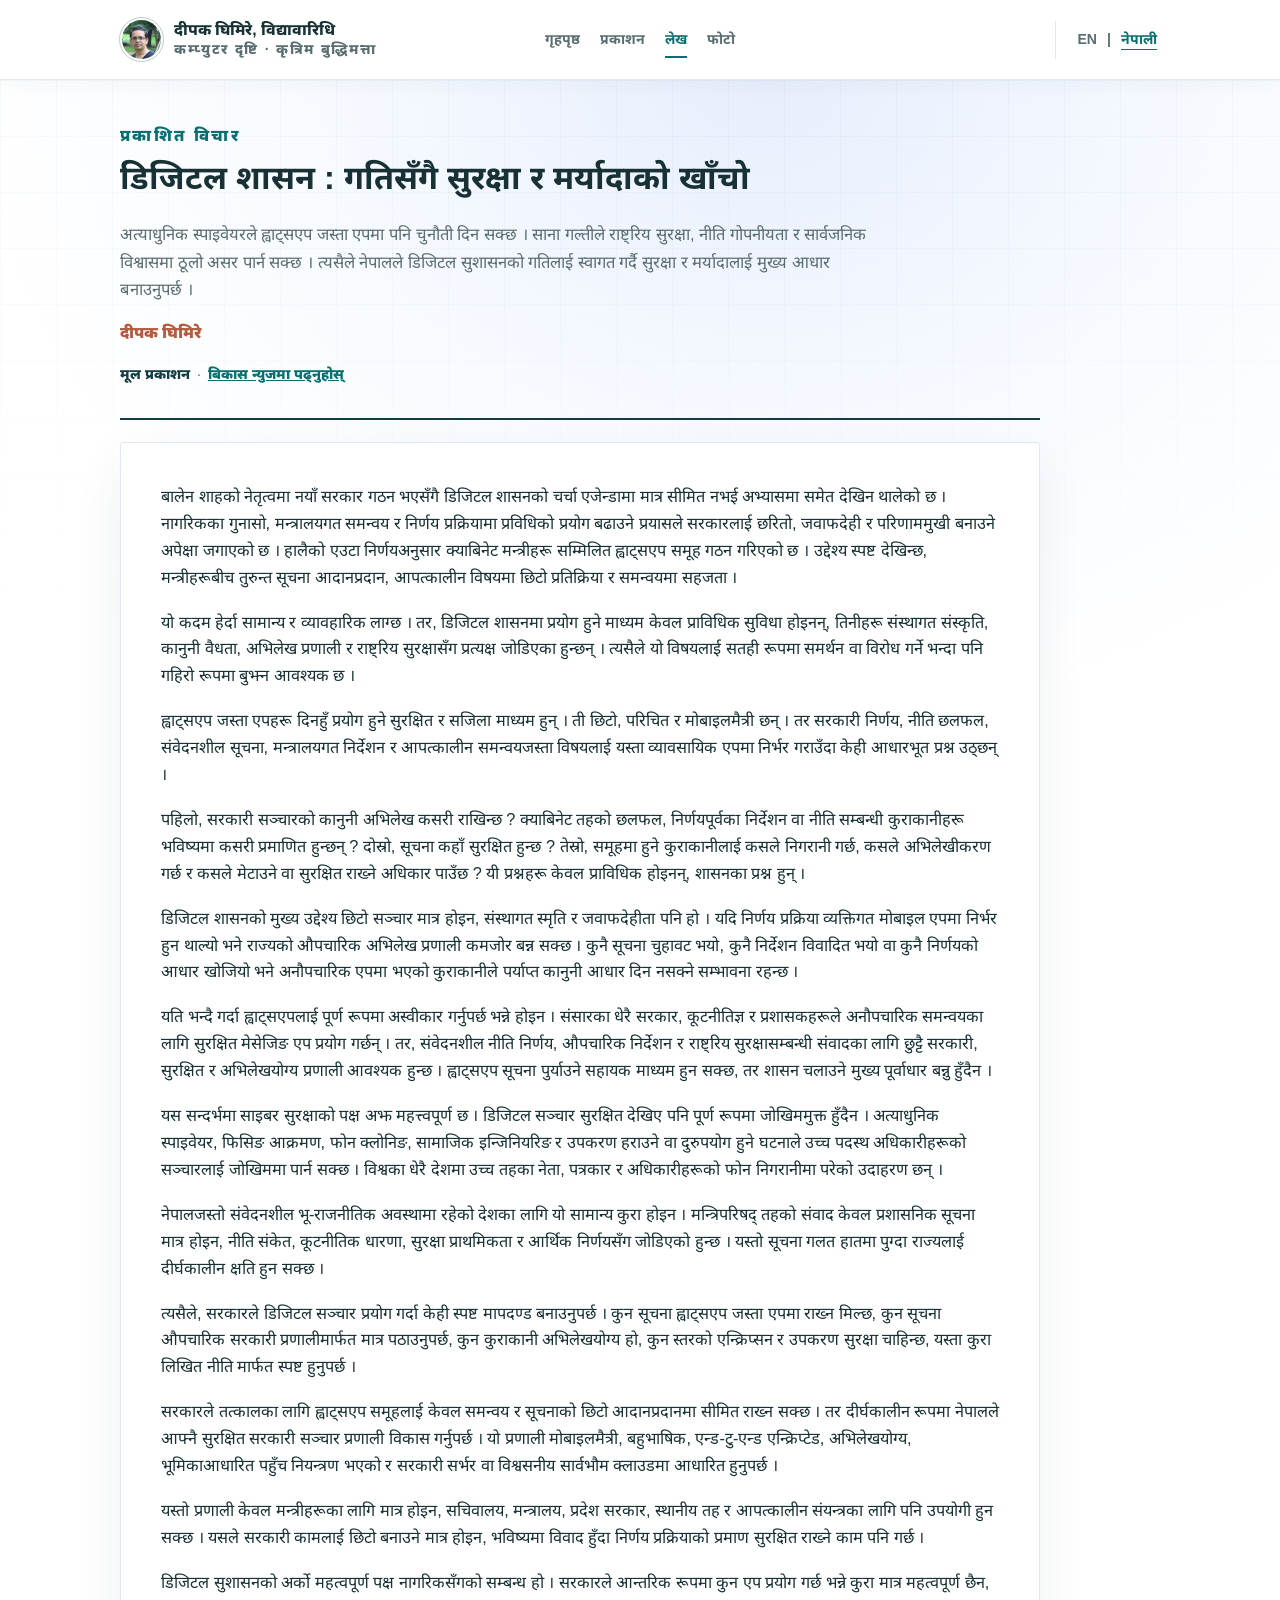
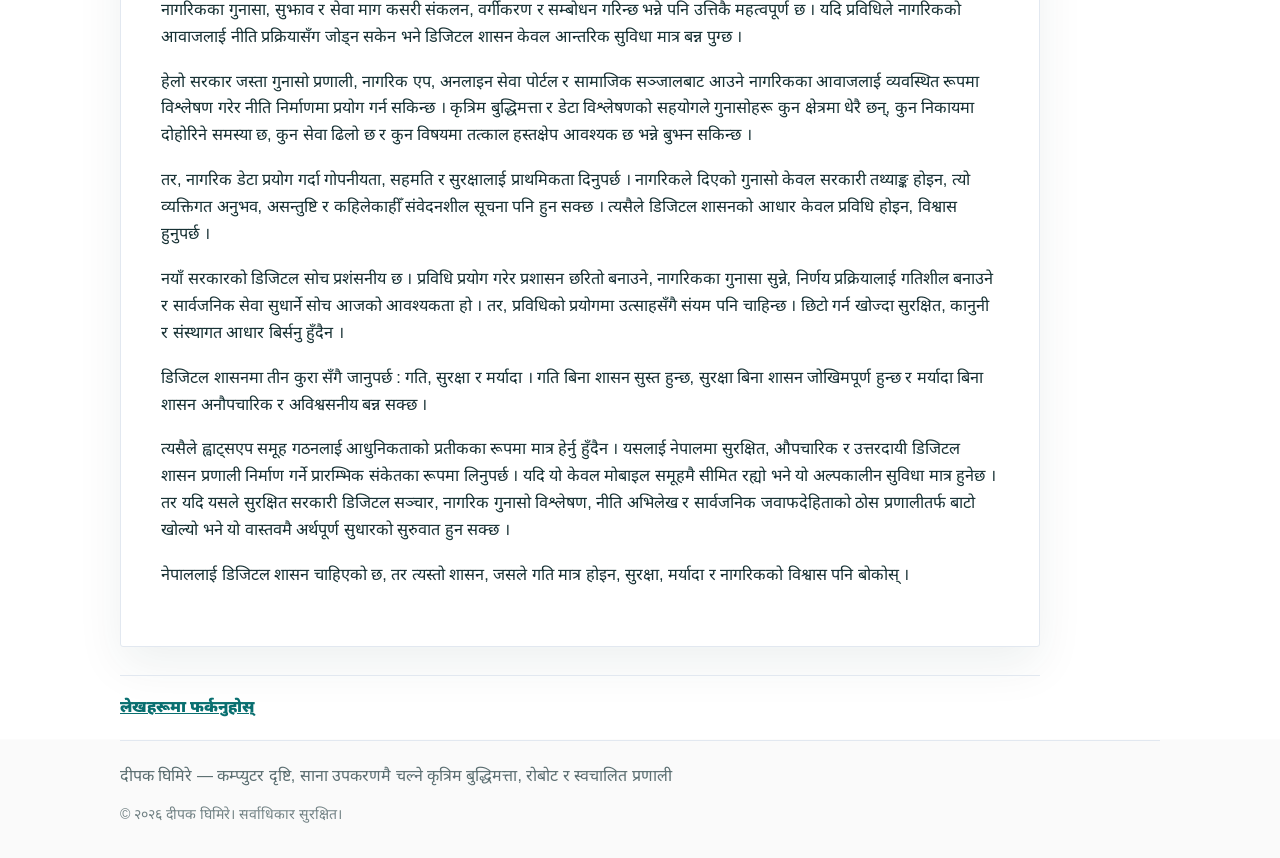
<file: writing/bikash-news-digital-governance.html>
<!DOCTYPE html>
<html lang="ne">
<head>
  <meta charset="UTF-8">
  <meta name="viewport" content="width=device-width, initial-scale=1.0">
  <meta name="description" content="डिजिटल शासनमा गति, सुरक्षा, अभिलेख र नागरिक विश्वासबारे दीपक घिमिरेको प्रकाशित विचार.">
  <title>डिजिटल शासन : गतिसँगै सुरक्षा र मर्यादाको खाँचो | दीपक घिमिरे</title>
  <link rel="stylesheet" href="../assets/css/styles.css?v=7">
  <link rel="stylesheet" href="../assets/css/redesign.css?v=74">
</head>
<body>
  <header class="site-header">
    <a class="brand" href="../ne/index.html"><span class="brand-mark"><img src="../assets/images/deepak-portrait.jpg" alt="" width="43" height="43"></span><span>दीपक घिमिरे, विद्यावारिधि</span></a>
    <span class="language-switch" role="group" aria-label="Language"><a href="../writing.html" lang="en" hreflang="en" aria-label="English">EN</a><span aria-hidden="true">|</span><a class="active-lang" href="bikash-news-digital-governance.html" lang="ne" hreflang="ne" aria-current="page">नेपाली</a></span>
    <button class="nav-toggle" aria-label="मेनु खोल्नुहोस्" aria-expanded="false" aria-controls="site-nav"><span></span><span></span><span></span></button>
    <nav id="site-nav" class="site-nav">
      <a href="../ne/index.html">गृहपृष्ठ</a>
      <a href="../ne/publications.html">प्रकाशन</a>
      <a class="active" href="../ne/writing.html">लेख</a>
      <a href="../ne/gallery.html">फोटो</a>
    </nav>
  </header>

  <main class="article-page">
    <article class="long-article">
      <header class="article-hero">
        <div>
          <p class="eyebrow">प्रकाशित विचार</p>
          <h1>डिजिटल शासन : गतिसँगै सुरक्षा र मर्यादाको खाँचो</h1>
          <p class="article-deck">अत्याधुनिक स्पाइवेयरले ह्वाट्सएप जस्ता एपमा पनि चुनौती दिन सक्छ । साना गल्तीले राष्ट्रिय सुरक्षा, नीति गोपनीयता र सार्वजनिक विश्वासमा ठूलो असर पार्न सक्छ । त्यसैले नेपालले डिजिटल सुशासनको गतिलाई स्वागत गर्दै सुरक्षा र मर्यादालाई मुख्य आधार बनाउनुपर्छ ।</p>
          <p class="article-byline">दीपक घिमिरे</p>
          <p class="article-source-link"><span class="article-source-label">मूल प्रकाशन</span><span aria-hidden="true">·</span><a href="https://bikashnews.com/story/569572/" target="_blank" rel="noopener">बिकास न्युजमा पढ्नुहोस्</a></p>
        </div>
      </header>

      <div class="article-body" lang="ne">
        <p>बालेन शाहको नेतृत्वमा नयाँ सरकार गठन भएसँगै डिजिटल शासनको चर्चा एजेन्डामा मात्र सीमित नभई अभ्यासमा समेत देखिन थालेको छ । नागरिकका गुनासो, मन्त्रालयगत समन्वय र निर्णय प्रक्रियामा प्रविधिको प्रयोग बढाउने प्रयासले सरकारलाई छरितो, जवाफदेही र परिणाममुखी बनाउने अपेक्षा जगाएको छ । हालैको एउटा निर्णयअनुसार क्याबिनेट मन्त्रीहरू सम्मिलित ह्वाट्सएप समूह गठन गरिएको छ । उद्देश्य स्पष्ट देखिन्छ, मन्त्रीहरूबीच तुरुन्त सूचना आदानप्रदान, आपत्कालीन विषयमा छिटो प्रतिक्रिया र समन्वयमा सहजता ।</p>
        <p>यो कदम हेर्दा सामान्य र व्यावहारिक लाग्छ । तर, डिजिटल शासनमा प्रयोग हुने माध्यम केवल प्राविधिक सुविधा होइनन्, तिनीहरू संस्थागत संस्कृति, कानुनी वैधता, अभिलेख प्रणाली र राष्ट्रिय सुरक्षासँग प्रत्यक्ष जोडिएका हुन्छन् । त्यसैले यो विषयलाई सतही रूपमा समर्थन वा विरोध गर्ने भन्दा पनि गहिरो रूपमा बुझ्न आवश्यक छ ।</p>
        <p>ह्वाट्सएप जस्ता एपहरू दिनहुँ प्रयोग हुने सुरक्षित र सजिला माध्यम हुन् । ती छिटो, परिचित र मोबाइलमैत्री छन् । तर सरकारी निर्णय, नीति छलफल, संवेदनशील सूचना, मन्त्रालयगत निर्देशन र आपत्कालीन समन्वयजस्ता विषयलाई यस्ता व्यावसायिक एपमा निर्भर गराउँदा केही आधारभूत प्रश्न उठ्छन् ।</p>
        <p>पहिलो, सरकारी सञ्चारको कानुनी अभिलेख कसरी राखिन्छ ? क्याबिनेट तहको छलफल, निर्णयपूर्वका निर्देशन वा नीति सम्बन्धी कुराकानीहरू भविष्यमा कसरी प्रमाणित हुन्छन् ? दोस्रो, सूचना कहाँ सुरक्षित हुन्छ ? तेस्रो, समूहमा हुने कुराकानीलाई कसले निगरानी गर्छ, कसले अभिलेखीकरण गर्छ र कसले मेटाउने वा सुरक्षित राख्ने अधिकार पाउँछ ? यी प्रश्नहरू केवल प्राविधिक होइनन्, शासनका प्रश्न हुन् ।</p>
        <p>डिजिटल शासनको मुख्य उद्देश्य छिटो सञ्चार मात्र होइन, संस्थागत स्मृति र जवाफदेहीता पनि हो । यदि निर्णय प्रक्रिया व्यक्तिगत मोबाइल एपमा निर्भर हुन थाल्यो भने राज्यको औपचारिक अभिलेख प्रणाली कमजोर बन्न सक्छ । कुनै सूचना चुहावट भयो, कुनै निर्देशन विवादित भयो वा कुनै निर्णयको आधार खोजियो भने अनौपचारिक एपमा भएको कुराकानीले पर्याप्त कानुनी आधार दिन नसक्ने सम्भावना रहन्छ ।</p>
        <p>यति भन्दै गर्दा ह्वाट्सएपलाई पूर्ण रूपमा अस्वीकार गर्नुपर्छ भन्ने होइन । संसारका धेरै सरकार, कूटनीतिज्ञ र प्रशासकहरूले अनौपचारिक समन्वयका लागि सुरक्षित मेसेजिङ एप प्रयोग गर्छन् । तर, संवेदनशील नीति निर्णय, औपचारिक निर्देशन र राष्ट्रिय सुरक्षासम्बन्धी संवादका लागि छुट्टै सरकारी, सुरक्षित र अभिलेखयोग्य प्रणाली आवश्यक हुन्छ । ह्वाट्सएप सूचना पुर्याउने सहायक माध्यम हुन सक्छ, तर शासन चलाउने मुख्य पूर्वाधार बन्नु हुँदैन ।</p>
        <p>यस सन्दर्भमा साइबर सुरक्षाको पक्ष अझ महत्त्वपूर्ण छ । डिजिटल सञ्चार सुरक्षित देखिए पनि पूर्ण रूपमा जोखिममुक्त हुँदैन । अत्याधुनिक स्पाइवेयर, फिसिङ आक्रमण, फोन क्लोनिङ, सामाजिक इन्जिनियरिङ र उपकरण हराउने वा दुरुपयोग हुने घटनाले उच्च पदस्थ अधिकारीहरूको सञ्चारलाई जोखिममा पार्न सक्छ । विश्वका धेरै देशमा उच्च तहका नेता, पत्रकार र अधिकारीहरूको फोन निगरानीमा परेको उदाहरण छन् ।</p>
        <p>नेपालजस्तो संवेदनशील भू-राजनीतिक अवस्थामा रहेको देशका लागि यो सामान्य कुरा होइन । मन्त्रिपरिषद् तहको संवाद केवल प्रशासनिक सूचना मात्र होइन, नीति संकेत, कूटनीतिक धारणा, सुरक्षा प्राथमिकता र आर्थिक निर्णयसँग जोडिएको हुन्छ । यस्तो सूचना गलत हातमा पुग्दा राज्यलाई दीर्घकालीन क्षति हुन सक्छ ।</p>
        <p>त्यसैले, सरकारले डिजिटल सञ्चार प्रयोग गर्दा केही स्पष्ट मापदण्ड बनाउनुपर्छ । कुन सूचना ह्वाट्सएप जस्ता एपमा राख्न मिल्छ, कुन सूचना औपचारिक सरकारी प्रणालीमार्फत मात्र पठाउनुपर्छ, कुन कुराकानी अभिलेखयोग्य हो, कुन स्तरको एन्क्रिप्सन र उपकरण सुरक्षा चाहिन्छ, यस्ता कुरा लिखित नीति मार्फत स्पष्ट हुनुपर्छ ।</p>
        <p>सरकारले तत्कालका लागि ह्वाट्सएप समूहलाई केवल समन्वय र सूचनाको छिटो आदानप्रदानमा सीमित राख्न सक्छ । तर दीर्घकालीन रूपमा नेपालले आफ्नै सुरक्षित सरकारी सञ्चार प्रणाली विकास गर्नुपर्छ । यो प्रणाली मोबाइलमैत्री, बहुभाषिक, एन्ड-टु-एन्ड एन्क्रिप्टेड, अभिलेखयोग्य, भूमिकाआधारित पहुँच नियन्त्रण भएको र सरकारी सर्भर वा विश्वसनीय सार्वभौम क्लाउडमा आधारित हुनुपर्छ ।</p>
        <p>यस्तो प्रणाली केवल मन्त्रीहरूका लागि मात्र होइन, सचिवालय, मन्त्रालय, प्रदेश सरकार, स्थानीय तह र आपत्कालीन संयन्त्रका लागि पनि उपयोगी हुन सक्छ । यसले सरकारी कामलाई छिटो बनाउने मात्र होइन, भविष्यमा विवाद हुँदा निर्णय प्रक्रियाको प्रमाण सुरक्षित राख्ने काम पनि गर्छ ।</p>
        <p>डिजिटल सुशासनको अर्को महत्वपूर्ण पक्ष नागरिकसँगको सम्बन्ध हो । सरकारले आन्तरिक रूपमा कुन एप प्रयोग गर्छ भन्ने कुरा मात्र महत्वपूर्ण छैन, नागरिकका गुनासा, सुझाव र सेवा माग कसरी संकलन, वर्गीकरण र सम्बोधन गरिन्छ भन्ने पनि उत्तिकै महत्वपूर्ण छ । यदि प्रविधिले नागरिकको आवाजलाई नीति प्रक्रियासँग जोड्न सकेन भने डिजिटल शासन केवल आन्तरिक सुविधा मात्र बन्न पुग्छ ।</p>
        <p>हेलो सरकार जस्ता गुनासो प्रणाली, नागरिक एप, अनलाइन सेवा पोर्टल र सामाजिक सञ्जालबाट आउने नागरिकका आवाजलाई व्यवस्थित रूपमा विश्लेषण गरेर नीति निर्माणमा प्रयोग गर्न सकिन्छ । कृत्रिम बुद्धिमत्ता र डेटा विश्लेषणको सहयोगले गुनासोहरू कुन क्षेत्रमा धेरै छन्, कुन निकायमा दोहोरिने समस्या छ, कुन सेवा ढिलो छ र कुन विषयमा तत्काल हस्तक्षेप आवश्यक छ भन्ने बुझ्न सकिन्छ ।</p>
        <p>तर, नागरिक डेटा प्रयोग गर्दा गोपनीयता, सहमति र सुरक्षालाई प्राथमिकता दिनुपर्छ । नागरिकले दिएको गुनासो केवल सरकारी तथ्याङ्क होइन, त्यो व्यक्तिगत अनुभव, असन्तुष्टि र कहिलेकाहीँ संवेदनशील सूचना पनि हुन सक्छ । त्यसैले डिजिटल शासनको आधार केवल प्रविधि होइन, विश्वास हुनुपर्छ ।</p>
        <p>नयाँ सरकारको डिजिटल सोच प्रशंसनीय छ । प्रविधि प्रयोग गरेर प्रशासन छरितो बनाउने, नागरिकका गुनासा सुन्ने, निर्णय प्रक्रियालाई गतिशील बनाउने र सार्वजनिक सेवा सुधार्ने सोच आजको आवश्यकता हो । तर, प्रविधिको प्रयोगमा उत्साहसँगै संयम पनि चाहिन्छ । छिटो गर्न खोज्दा सुरक्षित, कानुनी र संस्थागत आधार बिर्सनु हुँदैन ।</p>
        <p>डिजिटल शासनमा तीन कुरा सँगै जानुपर्छ : गति, सुरक्षा र मर्यादा । गति बिना शासन सुस्त हुन्छ, सुरक्षा बिना शासन जोखिमपूर्ण हुन्छ र मर्यादा बिना शासन अनौपचारिक र अविश्वसनीय बन्न सक्छ ।</p>
        <p>त्यसैले ह्वाट्सएप समूह गठनलाई आधुनिकताको प्रतीकका रूपमा मात्र हेर्नु हुँदैन । यसलाई नेपालमा सुरक्षित, औपचारिक र उत्तरदायी डिजिटल शासन प्रणाली निर्माण गर्ने प्रारम्भिक संकेतका रूपमा लिनुपर्छ । यदि यो केवल मोबाइल समूहमै सीमित रह्यो भने यो अल्पकालीन सुविधा मात्र हुनेछ । तर यदि यसले सुरक्षित सरकारी डिजिटल सञ्चार, नागरिक गुनासो विश्लेषण, नीति अभिलेख र सार्वजनिक जवाफदेहिताको ठोस प्रणालीतर्फ बाटो खोल्यो भने यो वास्तवमै अर्थपूर्ण सुधारको सुरुवात हुन सक्छ ।</p>
        <p>नेपाललाई डिजिटल शासन चाहिएको छ, तर त्यस्तो शासन, जसले गति मात्र होइन, सुरक्षा, मर्यादा र नागरिकको विश्वास पनि बोकोस् ।</p>
      </div>

      <footer class="article-footer-nav">
        <a href="../ne/writing.html">लेखहरूमा फर्कनुहोस्</a>
      </footer>
    </article>
  </main>

  <footer class="site-footer">
    <p>दीपक घिमिरे — कम्प्युटर दृष्टि, साना उपकरणमै चल्ने कृत्रिम बुद्धिमत्ता, रोबोट र स्वचालित प्रणाली</p>
    <p class="copyright">&copy; २०२६ दीपक घिमिरे। सर्वाधिकार सुरक्षित।</p>
  </footer>
  <script src="../assets/js/main.js?v=10"></script>
</body>
</html>
</file>
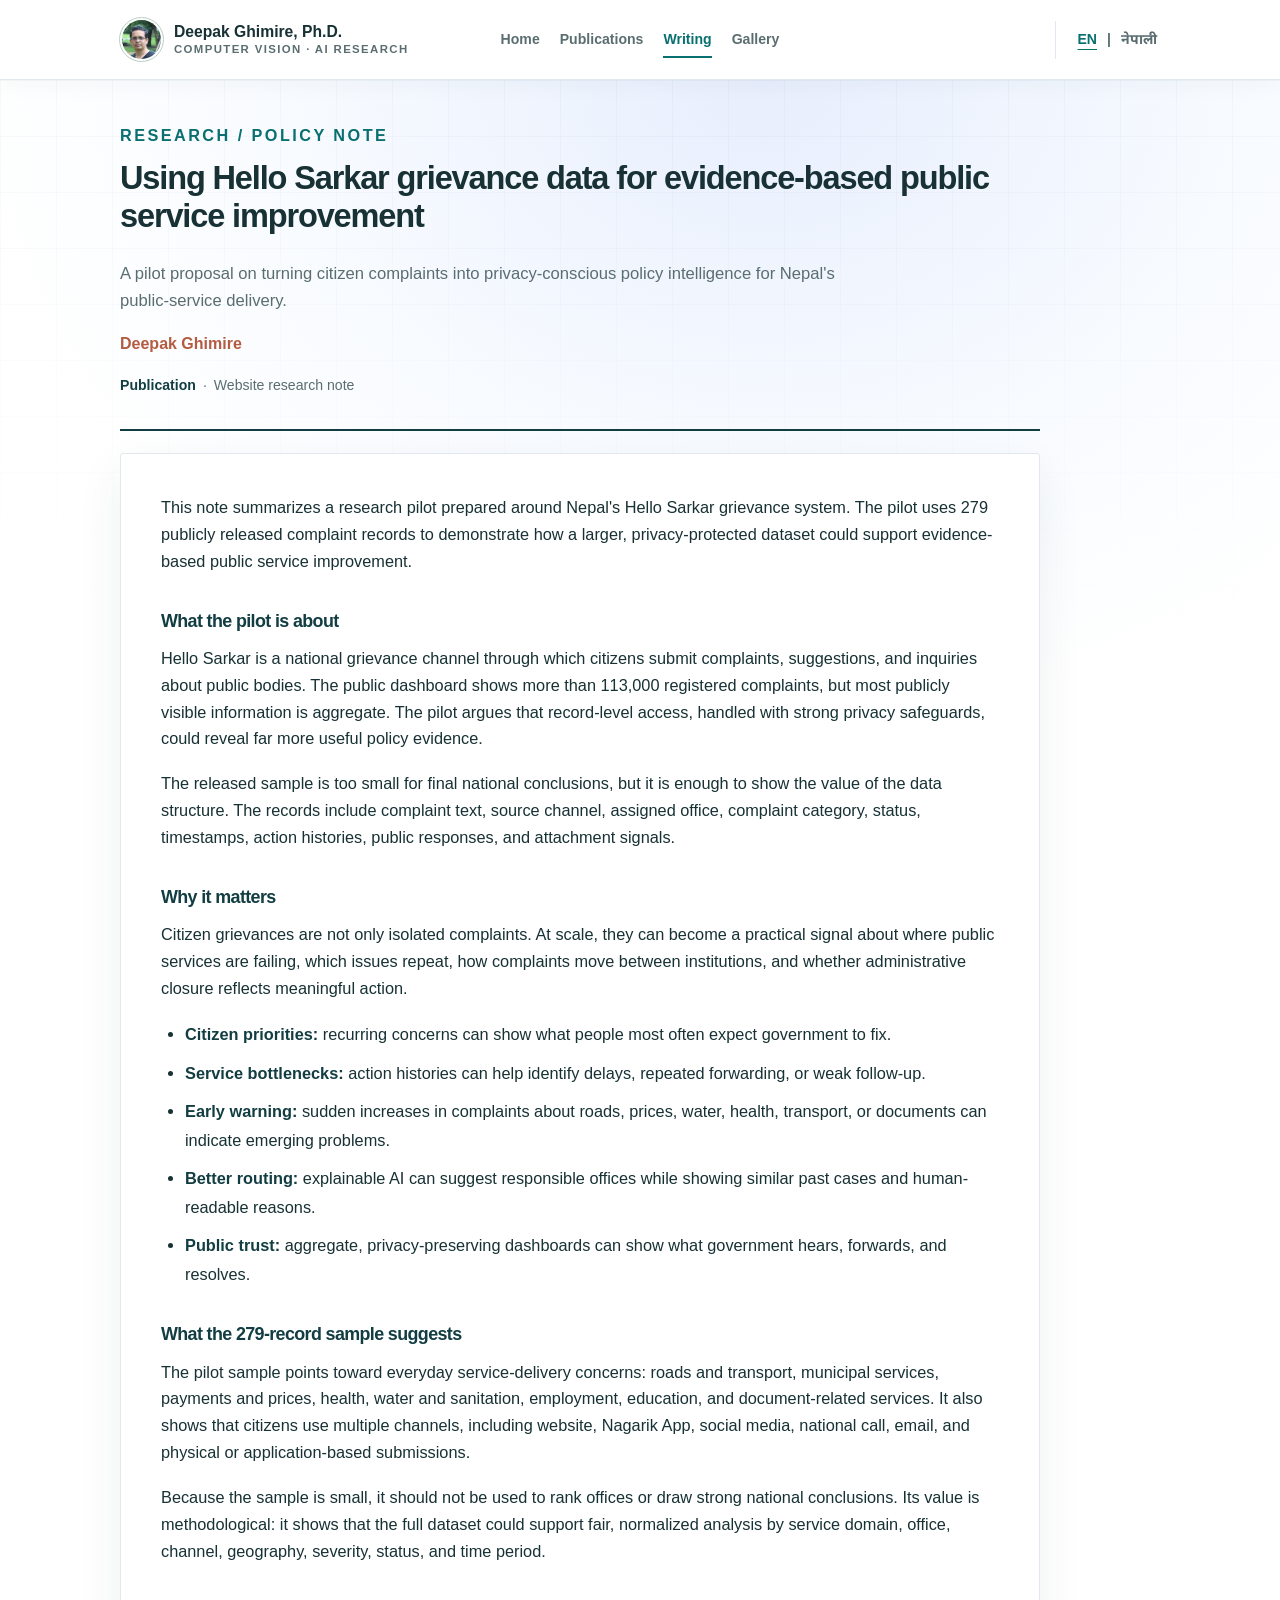
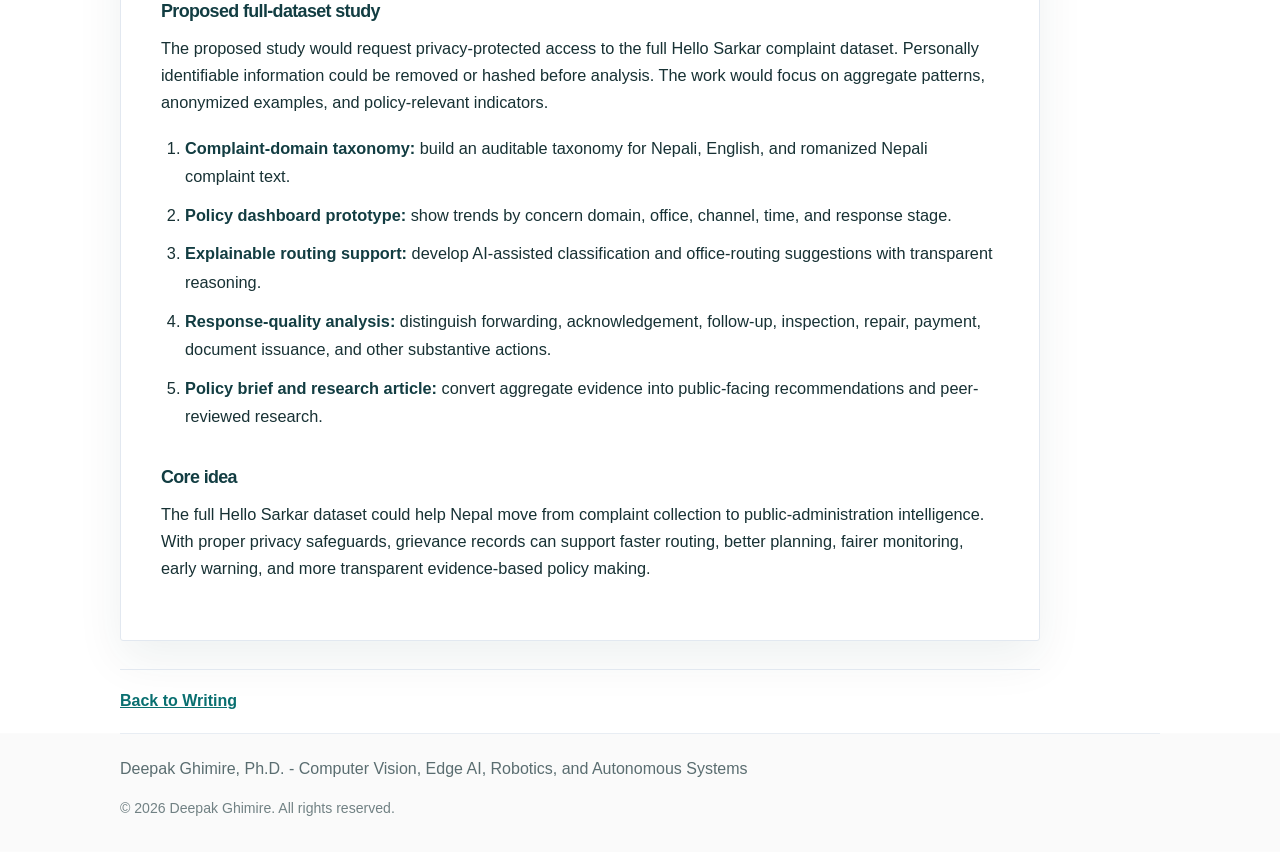
<file: writing/hello-sarkar-grievance-ai-pilot.html>
<!DOCTYPE html>
<html lang="en">
<head>
  <meta charset="UTF-8">
  <meta name="viewport" content="width=device-width, initial-scale=1.0">
  <meta name="description" content="A research and policy note on using Nepal's Hello Sarkar grievance data for evidence-based public service improvement.">
  <title>Using Hello Sarkar Grievance Data for Evidence-Based Public Service Improvement | Deepak Ghimire</title>
  <link rel="stylesheet" href="../assets/css/styles.css?v=7">
  <link rel="stylesheet" href="../assets/css/redesign.css?v=74">
</head>
<body>
  <header class="site-header">
    <a class="brand" href="../index.html"><span class="brand-mark"><img src="../assets/images/deepak-portrait.jpg" alt="" width="43" height="43"></span><span>Deepak Ghimire, Ph.D.</span></a>
    <span class="language-switch" role="group" aria-label="Language"><a class="active-lang" href="hello-sarkar-grievance-ai-pilot.html" lang="en" hreflang="en" aria-label="English" aria-current="page">EN</a><span aria-hidden="true">|</span><a href="../ne/writing/hello-sarkar-grievance-ai-pilot.html" lang="ne" hreflang="ne">नेपाली</a></span>
    <button class="nav-toggle" aria-label="Open menu" aria-expanded="false" aria-controls="site-nav"><span></span><span></span><span></span></button>
    <nav id="site-nav" class="site-nav">
      <a href="../index.html">Home</a>
      <a href="../publications.html">Publications</a>
      <a class="active" href="../writing.html">Writing</a>
      <a href="../gallery.html">Gallery</a>
    </nav>
  </header>

  <main class="article-page">
    <article class="long-article">
      <header class="article-hero">
        <div>
          <p class="eyebrow">Research / Policy Note</p>
          <h1>Using Hello Sarkar grievance data for evidence-based public service improvement</h1>
          <p class="article-deck">A pilot proposal on turning citizen complaints into privacy-conscious policy intelligence for Nepal's public-service delivery.</p>
          <p class="article-byline">Deepak Ghimire</p>
          <p class="article-source-link"><span class="article-source-label">Publication</span><span aria-hidden="true">·</span><span>Website research note</span></p>
        </div>
      </header>

      <div class="article-body">
        <p>This note summarizes a research pilot prepared around Nepal's Hello Sarkar grievance system. The pilot uses 279 publicly released complaint records to demonstrate how a larger, privacy-protected dataset could support evidence-based public service improvement.</p>

        <h2>What the pilot is about</h2>
        <p>Hello Sarkar is a national grievance channel through which citizens submit complaints, suggestions, and inquiries about public bodies. The public dashboard shows more than 113,000 registered complaints, but most publicly visible information is aggregate. The pilot argues that record-level access, handled with strong privacy safeguards, could reveal far more useful policy evidence.</p>

        <p>The released sample is too small for final national conclusions, but it is enough to show the value of the data structure. The records include complaint text, source channel, assigned office, complaint category, status, timestamps, action histories, public responses, and attachment signals.</p>

        <h2>Why it matters</h2>
        <p>Citizen grievances are not only isolated complaints. At scale, they can become a practical signal about where public services are failing, which issues repeat, how complaints move between institutions, and whether administrative closure reflects meaningful action.</p>

        <ul class="article-bullet-list">
          <li><strong>Citizen priorities:</strong> recurring concerns can show what people most often expect government to fix.</li>
          <li><strong>Service bottlenecks:</strong> action histories can help identify delays, repeated forwarding, or weak follow-up.</li>
          <li><strong>Early warning:</strong> sudden increases in complaints about roads, prices, water, health, transport, or documents can indicate emerging problems.</li>
          <li><strong>Better routing:</strong> explainable AI can suggest responsible offices while showing similar past cases and human-readable reasons.</li>
          <li><strong>Public trust:</strong> aggregate, privacy-preserving dashboards can show what government hears, forwards, and resolves.</li>
        </ul>

        <h2>What the 279-record sample suggests</h2>
        <p>The pilot sample points toward everyday service-delivery concerns: roads and transport, municipal services, payments and prices, health, water and sanitation, employment, education, and document-related services. It also shows that citizens use multiple channels, including website, Nagarik App, social media, national call, email, and physical or application-based submissions.</p>

        <p>Because the sample is small, it should not be used to rank offices or draw strong national conclusions. Its value is methodological: it shows that the full dataset could support fair, normalized analysis by service domain, office, channel, geography, severity, status, and time period.</p>

        <h2>Proposed full-dataset study</h2>
        <p>The proposed study would request privacy-protected access to the full Hello Sarkar complaint dataset. Personally identifiable information could be removed or hashed before analysis. The work would focus on aggregate patterns, anonymized examples, and policy-relevant indicators.</p>

        <ol class="article-number-list">
          <li><strong>Complaint-domain taxonomy:</strong> build an auditable taxonomy for Nepali, English, and romanized Nepali complaint text.</li>
          <li><strong>Policy dashboard prototype:</strong> show trends by concern domain, office, channel, time, and response stage.</li>
          <li><strong>Explainable routing support:</strong> develop AI-assisted classification and office-routing suggestions with transparent reasoning.</li>
          <li><strong>Response-quality analysis:</strong> distinguish forwarding, acknowledgement, follow-up, inspection, repair, payment, document issuance, and other substantive actions.</li>
          <li><strong>Policy brief and research article:</strong> convert aggregate evidence into public-facing recommendations and peer-reviewed research.</li>
        </ol>

        <h2>Core idea</h2>
        <p>The full Hello Sarkar dataset could help Nepal move from complaint collection to public-administration intelligence. With proper privacy safeguards, grievance records can support faster routing, better planning, fairer monitoring, early warning, and more transparent evidence-based policy making.</p>
      </div>

      <footer class="article-footer-nav">
        <a href="../writing.html">Back to Writing</a>
      </footer>
    </article>
  </main>

  <footer class="site-footer">
    <p>Deepak Ghimire, Ph.D. - Computer Vision, Edge AI, Robotics, and Autonomous Systems</p>
    <p class="copyright">&copy; 2026 Deepak Ghimire. All rights reserved.</p>
  </footer>
  <script src="../assets/js/main.js?v=10"></script>
</body>
</html>
</file>
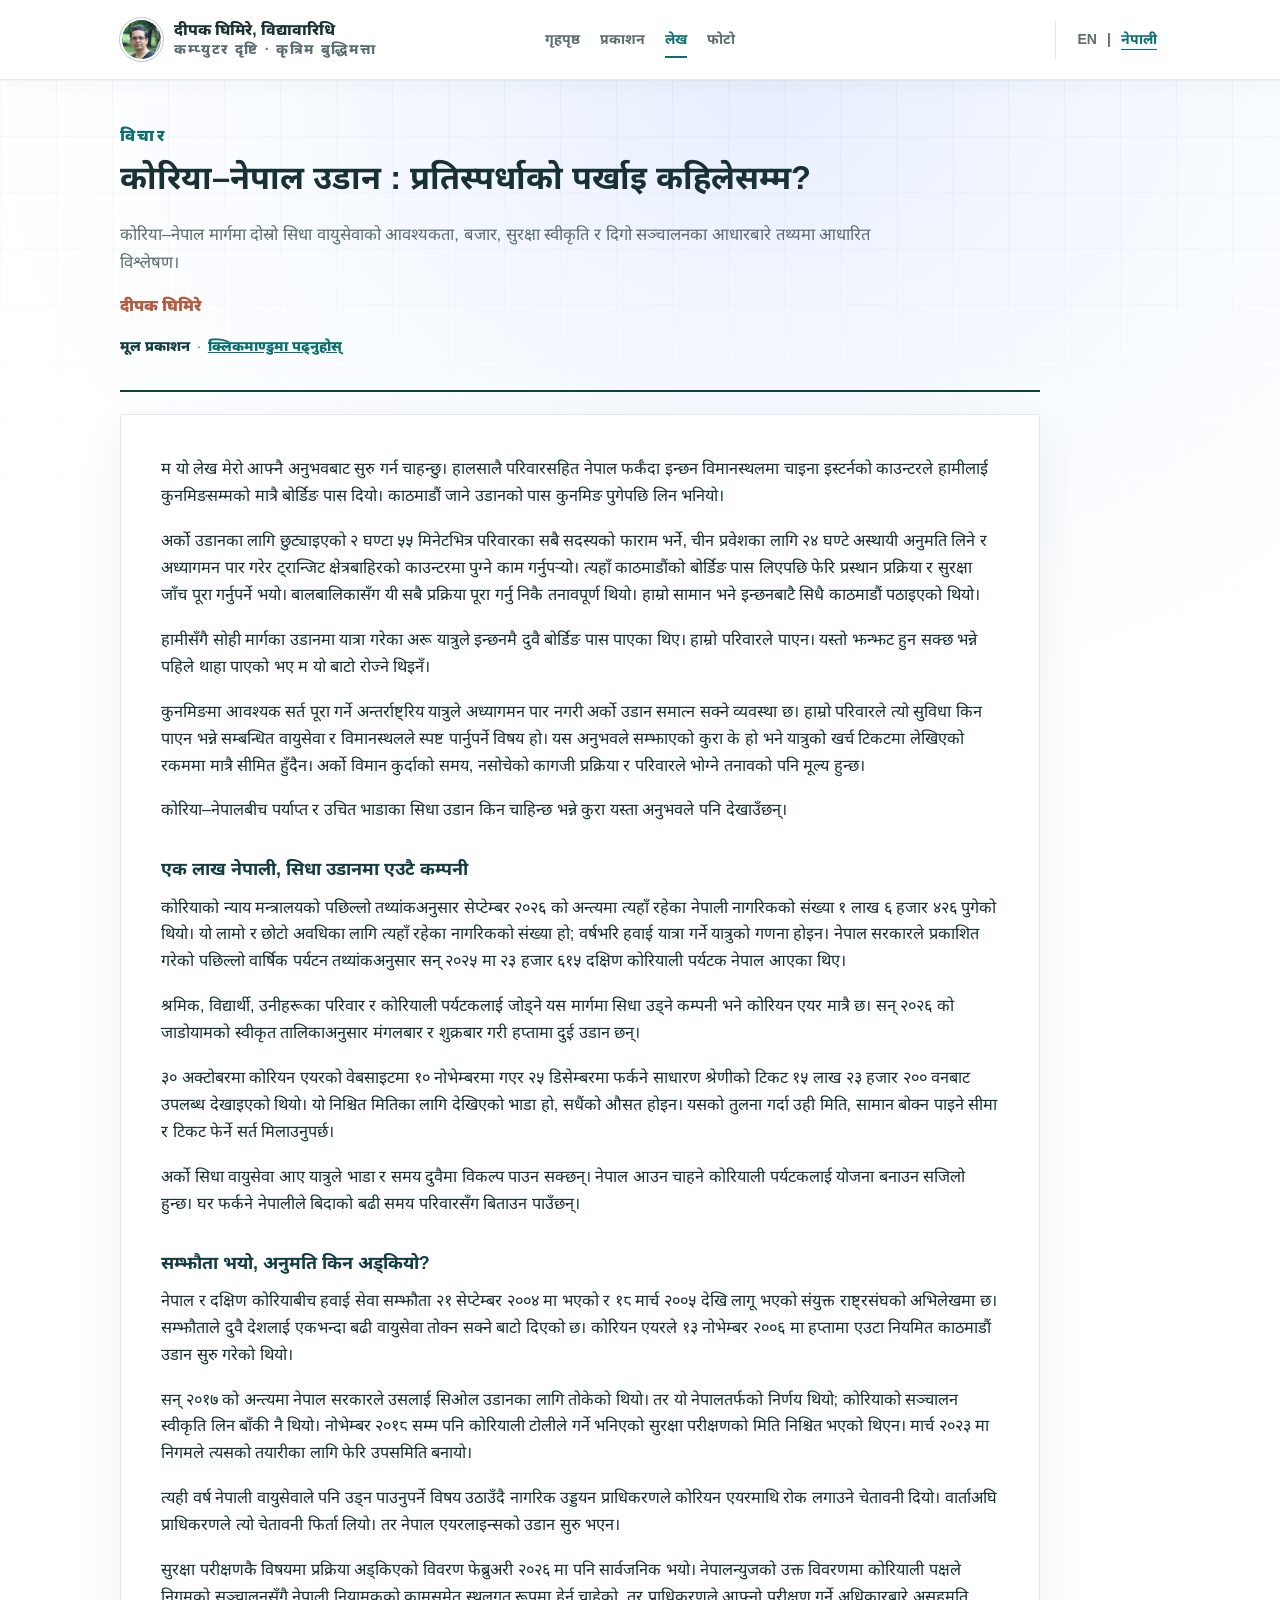
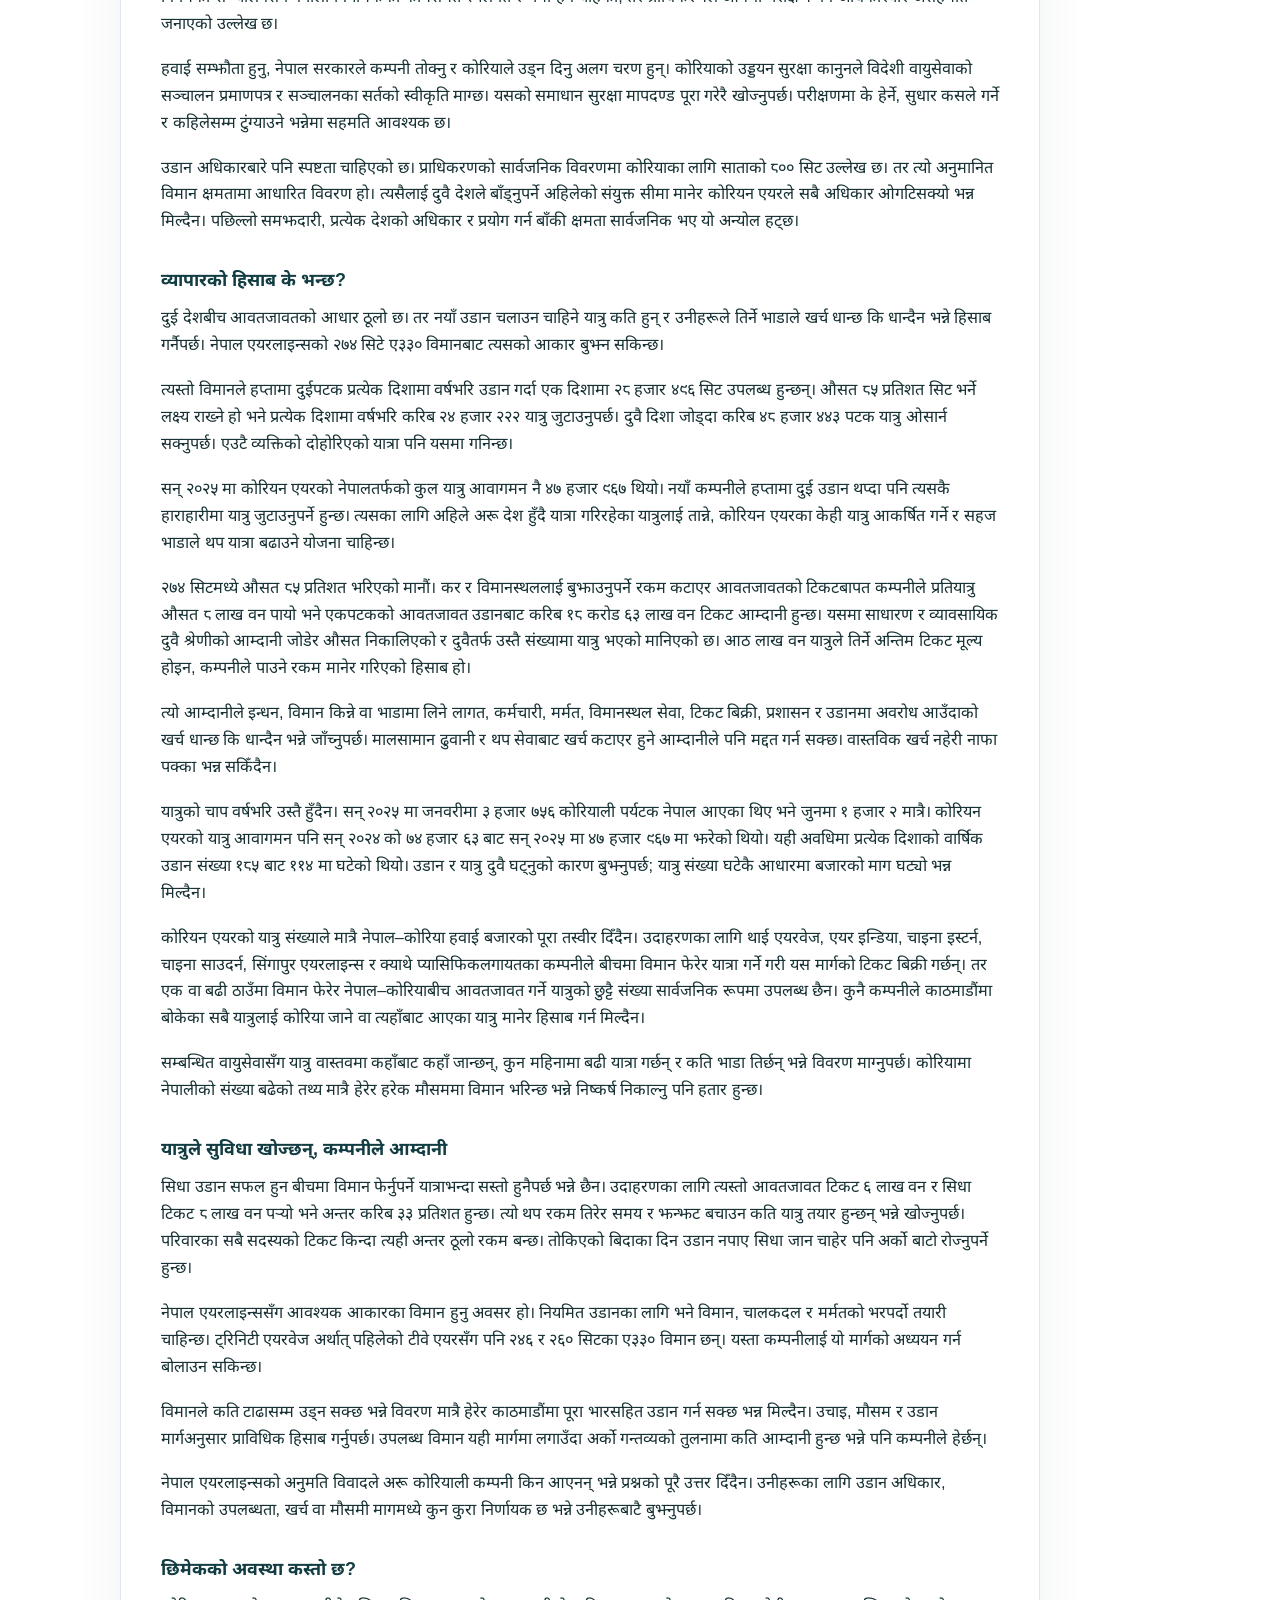
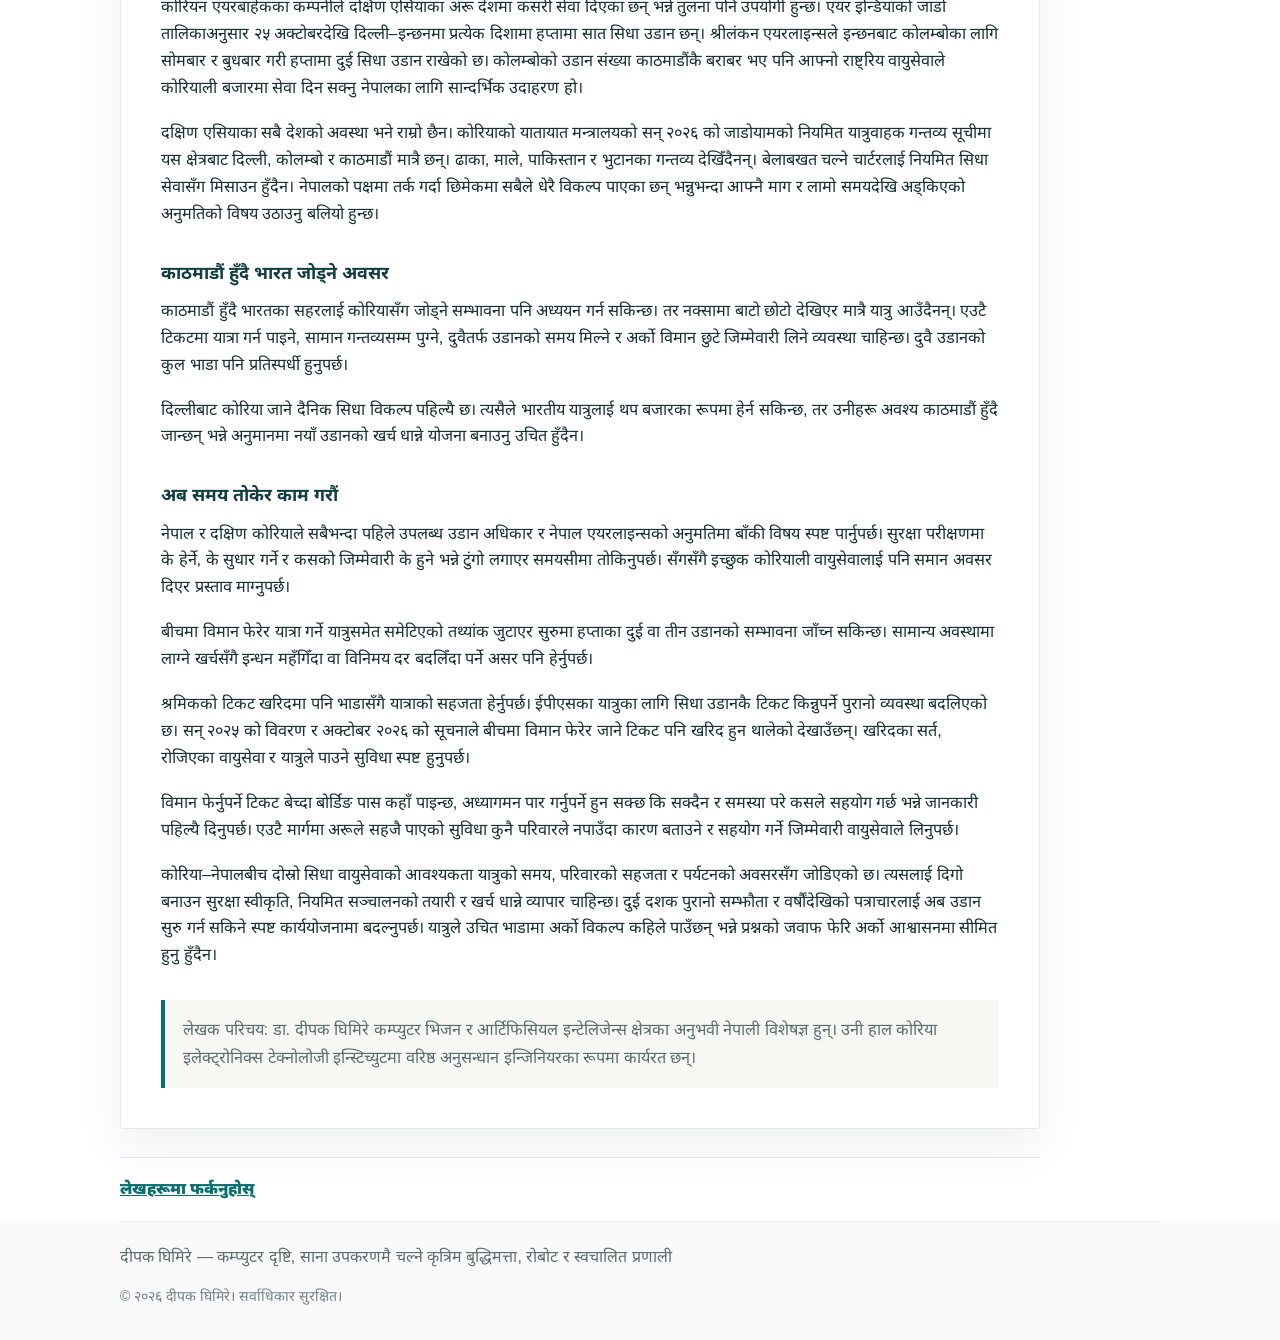
<file: writing/korea-nepal-flight-competition.html>
<!DOCTYPE html>
<html lang="ne">
<head>
  <meta charset="UTF-8">
  <meta name="viewport" content="width=device-width, initial-scale=1.0">
  <meta name="description" content="कोरिया–नेपाल मार्गमा दोस्रो सिधा वायुसेवाको आवश्यकता, बजार, सुरक्षा स्वीकृति र दिगो सञ्चालनका आधारबारे तथ्यमा आधारित विश्लेषण।">
  <title>कोरिया–नेपाल उडान : प्रतिस्पर्धाको पर्खाइ कहिलेसम्म? | दीपक घिमिरे</title>
  <link rel="stylesheet" href="../assets/css/styles.css?v=7">
  <link rel="stylesheet" href="../assets/css/redesign.css?v=74">
</head>
<body>
  <header class="site-header">
    <a class="brand" href="../ne/index.html"><span class="brand-mark"><img src="../assets/images/deepak-portrait.jpg" alt="" width="43" height="43"></span><span>दीपक घिमिरे, विद्यावारिधि</span></a>
    <span class="language-switch" role="group" aria-label="Language"><a href="../writing.html" lang="en" hreflang="en" aria-label="English">EN</a><span aria-hidden="true">|</span><a class="active-lang" href="korea-nepal-flight-competition.html" lang="ne" hreflang="ne" aria-current="page">नेपाली</a></span>
    <button class="nav-toggle" aria-label="मेनु खोल्नुहोस्" aria-expanded="false" aria-controls="site-nav"><span></span><span></span><span></span></button>
    <nav id="site-nav" class="site-nav">
      <a href="../ne/index.html">गृहपृष्ठ</a>
      <a href="../ne/publications.html">प्रकाशन</a>
      <a class="active" href="../ne/writing.html">लेख</a>
      <a href="../ne/gallery.html">फोटो</a>
    </nav>
  </header>

  <main class="article-page">
    <article class="long-article">
      <header class="article-hero">
        <div>
          <p class="eyebrow">विचार</p>
          <h1>कोरिया–नेपाल उडान : प्रतिस्पर्धाको पर्खाइ कहिलेसम्म?</h1>
          <p class="article-deck">कोरिया–नेपाल मार्गमा दोस्रो सिधा वायुसेवाको आवश्यकता, बजार, सुरक्षा स्वीकृति र दिगो सञ्चालनका आधारबारे तथ्यमा आधारित विश्लेषण।</p>
          <p class="article-byline">दीपक घिमिरे</p>
          <p class="article-source-link"><span class="article-source-label">मूल प्रकाशन</span><span aria-hidden="true">·</span><a href="https://clickmandu.com/2026/11/503263.html" target="_blank" rel="noopener">क्लिकमाण्डुमा पढ्नुहोस्</a></p>
        </div>
      </header>
      <div class="article-body" lang="ne">
<p>म यो लेख मेरो आफ्नै अनुभवबाट सुरु गर्न चाहन्छु। हालसालै परिवारसहित नेपाल फर्कँदा इन्छन विमानस्थलमा चाइना इस्टर्नको काउन्टरले हामीलाई कुनमिङसम्मको मात्रै बोर्डिङ पास दियो। काठमाडौं जाने उडानको पास कुनमिङ पुगेपछि लिन भनियो।</p>
<p>अर्को उडानका लागि छुट्याइएको २ घण्टा ५५ मिनेटभित्र परिवारका सबै सदस्यको फाराम भर्ने, चीन प्रवेशका लागि २४ घण्टे अस्थायी अनुमति लिने र अध्यागमन पार गरेर ट्रान्जिट क्षेत्रबाहिरको काउन्टरमा पुग्ने काम गर्नुपर्‍यो। त्यहाँ काठमाडौंको बोर्डिङ पास लिएपछि फेरि प्रस्थान प्रक्रिया र सुरक्षा जाँच पूरा गर्नुपर्ने भयो। बालबालिकासँग यी सबै प्रक्रिया पूरा गर्नु निकै तनावपूर्ण थियो। हाम्रो सामान भने इन्छनबाटै सिधै काठमाडौं पठाइएको थियो।</p>
<p>हामीसँगै सोही मार्गका उडानमा यात्रा गरेका अरू यात्रुले इन्छनमै दुवै बोर्डिङ पास पाएका थिए। हाम्रो परिवारले पाएन। यस्तो झन्झट हुन सक्छ भन्ने पहिले थाहा पाएको भए म यो बाटो रोज्ने थिइनँ।</p>
<p>कुनमिङमा आवश्यक सर्त पूरा गर्ने अन्तर्राष्ट्रिय यात्रुले अध्यागमन पार नगरी अर्को उडान समात्न सक्ने व्यवस्था छ। हाम्रो परिवारले त्यो सुविधा किन पाएन भन्ने सम्बन्धित वायुसेवा र विमानस्थलले स्पष्ट पार्नुपर्ने विषय हो। यस अनुभवले सम्झाएको कुरा के हो भने यात्रुको खर्च टिकटमा लेखिएको रकममा मात्रै सीमित हुँदैन। अर्को विमान कुर्दाको समय, नसोचेको कागजी प्रक्रिया र परिवारले भोग्ने तनावको पनि मूल्य हुन्छ।</p>
<p>कोरिया–नेपालबीच पर्याप्त र उचित भाडाका सिधा उडान किन चाहिन्छ भन्ने कुरा यस्ता अनुभवले पनि देखाउँछन्।</p>
<h2>एक लाख नेपाली, सिधा उडानमा एउटै कम्पनी</h2>
<p>कोरियाको न्याय मन्त्रालयको पछिल्लो तथ्यांकअनुसार सेप्टेम्बर २०२६ को अन्त्यमा त्यहाँ रहेका नेपाली नागरिकको संख्या १ लाख ६ हजार ४२६ पुगेको थियो। यो लामो र छोटो अवधिका लागि त्यहाँ रहेका नागरिकको संख्या हो; वर्षभरि हवाई यात्रा गर्ने यात्रुको गणना होइन। नेपाल सरकारले प्रकाशित गरेको पछिल्लो वार्षिक पर्यटन तथ्यांकअनुसार सन् २०२५ मा २३ हजार ६१५ दक्षिण कोरियाली पर्यटक नेपाल आएका थिए।</p>
<p>श्रमिक, विद्यार्थी, उनीहरूका परिवार र कोरियाली पर्यटकलाई जोड्ने यस मार्गमा सिधा उड्ने कम्पनी भने कोरियन एयर मात्रै छ। सन् २०२६ को जाडोयामको स्वीकृत तालिकाअनुसार मंगलबार र शुक्रबार गरी हप्तामा दुई उडान छन्।</p>
<p>३० अक्टोबरमा कोरियन एयरको वेबसाइटमा १० नोभेम्बरमा गएर २५ डिसेम्बरमा फर्कने साधारण श्रेणीको टिकट १५ लाख २३ हजार २०० वनबाट उपलब्ध देखाइएको थियो। यो निश्चित मितिका लागि देखिएको भाडा हो, सधैंको औसत होइन। यसको तुलना गर्दा उही मिति, सामान बोक्न पाइने सीमा र टिकट फेर्ने सर्त मिलाउनुपर्छ।</p>
<p>अर्को सिधा वायुसेवा आए यात्रुले भाडा र समय दुवैमा विकल्प पाउन सक्छन्। नेपाल आउन चाहने कोरियाली पर्यटकलाई योजना बनाउन सजिलो हुन्छ। घर फर्कने नेपालीले बिदाको बढी समय परिवारसँग बिताउन पाउँछन्।</p>
<h2>सम्झौता भयो, अनुमति किन अड्कियो?</h2>
<p>नेपाल र दक्षिण कोरियाबीच हवाई सेवा सम्झौता २१ सेप्टेम्बर २००४ मा भएको र १८ मार्च २००५ देखि लागू भएको संयुक्त राष्ट्रसंघको अभिलेखमा छ। सम्झौताले दुवै देशलाई एकभन्दा बढी वायुसेवा तोक्न सक्ने बाटो दिएको छ। कोरियन एयरले १३ नोभेम्बर २००६ मा हप्तामा एउटा नियमित काठमाडौं उडान सुरु गरेको थियो।</p>
<p>सन् २०१७ को अन्त्यमा नेपाल सरकारले उसलाई सिओल उडानका लागि तोकेको थियो। तर यो नेपालतर्फको निर्णय थियो; कोरियाको सञ्चालन स्वीकृति लिन बाँकी नै थियो। नोभेम्बर २०१८ सम्म पनि कोरियाली टोलीले गर्ने भनिएको सुरक्षा परीक्षणको मिति निश्चित भएको थिएन। मार्च २०२३ मा निगमले त्यसको तयारीका लागि फेरि उपसमिति बनायो।</p>
<p>त्यही वर्ष नेपाली वायुसेवाले पनि उड्न पाउनुपर्ने विषय उठाउँदै नागरिक उड्डयन प्राधिकरणले कोरियन एयरमाथि रोक लगाउने चेतावनी दियो। वार्ताअघि प्राधिकरणले त्यो चेतावनी फिर्ता लियो। तर नेपाल एयरलाइन्सको उडान सुरु भएन।</p>
<p>सुरक्षा परीक्षणकै विषयमा प्रक्रिया अड्किएको विवरण फेब्रुअरी २०२६ मा पनि सार्वजनिक भयो। नेपालन्युजको उक्त विवरणमा कोरियाली पक्षले निगमको सञ्चालनसँगै नेपाली नियामकको कामसमेत स्थलगत रूपमा हेर्न चाहेको, तर प्राधिकरणले आफ्नो परीक्षण गर्ने अधिकारबारे असहमति जनाएको उल्लेख छ।</p>
<p>हवाई सम्झौता हुनु, नेपाल सरकारले कम्पनी तोक्नु र कोरियाले उड्न दिनु अलग चरण हुन्। कोरियाको उड्डयन सुरक्षा कानुनले विदेशी वायुसेवाको सञ्चालन प्रमाणपत्र र सञ्चालनका सर्तको स्वीकृति माग्छ। यसको समाधान सुरक्षा मापदण्ड पूरा गरेरै खोज्नुपर्छ। परीक्षणमा के हेर्ने, सुधार कसले गर्ने र कहिलेसम्म टुंग्याउने भन्नेमा सहमति आवश्यक छ।</p>
<p>उडान अधिकारबारे पनि स्पष्टता चाहिएको छ। प्राधिकरणको सार्वजनिक विवरणमा कोरियाका लागि साताको ८०० सिट उल्लेख छ। तर त्यो अनुमानित विमान क्षमतामा आधारित विवरण हो। त्यसैलाई दुवै देशले बाँड्नुपर्ने अहिलेको संयुक्त सीमा मानेर कोरियन एयरले सबै अधिकार ओगटिसक्यो भन्न मिल्दैन। पछिल्लो समझदारी, प्रत्येक देशको अधिकार र प्रयोग गर्न बाँकी क्षमता सार्वजनिक भए यो अन्योल हट्छ।</p>
<h2>व्यापारको हिसाब के भन्छ?</h2>
<p>दुई देशबीच आवतजावतको आधार ठूलो छ। तर नयाँ उडान चलाउन चाहिने यात्रु कति हुन् र उनीहरूले तिर्ने भाडाले खर्च धान्छ कि धान्दैन भन्ने हिसाब गर्नैपर्छ। नेपाल एयरलाइन्सको २७४ सिटे ए३३० विमानबाट त्यसको आकार बुझ्न सकिन्छ।</p>
<p>त्यस्तो विमानले हप्तामा दुईपटक प्रत्येक दिशामा वर्षभरि उडान गर्दा एक दिशामा २८ हजार ४९६ सिट उपलब्ध हुन्छन्। औसत ८५ प्रतिशत सिट भर्ने लक्ष्य राख्ने हो भने प्रत्येक दिशामा वर्षभरि करिब २४ हजार २२२ यात्रु जुटाउनुपर्छ। दुवै दिशा जोड्दा करिब ४८ हजार ४४३ पटक यात्रु ओसार्न सक्नुपर्छ। एउटै व्यक्तिको दोहोरिएको यात्रा पनि यसमा गनिन्छ।</p>
<p>सन् २०२५ मा कोरियन एयरको नेपालतर्फको कुल यात्रु आवागमन नै ४७ हजार ९६७ थियो। नयाँ कम्पनीले हप्तामा दुई उडान थप्दा पनि त्यसकै हाराहारीमा यात्रु जुटाउनुपर्ने हुन्छ। त्यसका लागि अहिले अरू देश हुँदै यात्रा गरिरहेका यात्रुलाई तान्ने, कोरियन एयरका केही यात्रु आकर्षित गर्ने र सहज भाडाले थप यात्रा बढाउने योजना चाहिन्छ।</p>
<p>२७४ सिटमध्ये औसत ८५ प्रतिशत भरिएको मानौं। कर र विमानस्थललाई बुझाउनुपर्ने रकम कटाएर आवतजावतको टिकटबापत कम्पनीले प्रतियात्रु औसत ८ लाख वन पायो भने एकपटकको आवतजावत उडानबाट करिब १८ करोड ६३ लाख वन टिकट आम्दानी हुन्छ। यसमा साधारण र व्यावसायिक दुवै श्रेणीको आम्दानी जोडेर औसत निकालिएको र दुवैतर्फ उस्तै संख्यामा यात्रु भएको मानिएको छ। आठ लाख वन यात्रुले तिर्ने अन्तिम टिकट मूल्य होइन, कम्पनीले पाउने रकम मानेर गरिएको हिसाब हो।</p>
<p>त्यो आम्दानीले इन्धन, विमान किन्ने वा भाडामा लिने लागत, कर्मचारी, मर्मत, विमानस्थल सेवा, टिकट बिक्री, प्रशासन र उडानमा अवरोध आउँदाको खर्च धान्छ कि धान्दैन भन्ने जाँच्नुपर्छ। मालसामान ढुवानी र थप सेवाबाट खर्च कटाएर हुने आम्दानीले पनि मद्दत गर्न सक्छ। वास्तविक खर्च नहेरी नाफा पक्का भन्न सकिँदैन।</p>
<p>यात्रुको चाप वर्षभरि उस्तै हुँदैन। सन् २०२५ मा जनवरीमा ३ हजार ७५६ कोरियाली पर्यटक नेपाल आएका थिए भने जुनमा १ हजार २ मात्रै। कोरियन एयरको यात्रु आवागमन पनि सन् २०२४ को ७४ हजार ६३ बाट सन् २०२५ मा ४७ हजार ९६७ मा झरेको थियो। यही अवधिमा प्रत्येक दिशाको वार्षिक उडान संख्या १८५ बाट ११४ मा घटेको थियो। उडान र यात्रु दुवै घट्नुको कारण बुझ्नुपर्छ; यात्रु संख्या घटेकै आधारमा बजारको माग घट्यो भन्न मिल्दैन।</p>
<p>कोरियन एयरको यात्रु संख्याले मात्रै नेपाल–कोरिया हवाई बजारको पूरा तस्वीर दिँदैन। उदाहरणका लागि थाई एयरवेज, एयर इन्डिया, चाइना इस्टर्न, चाइना साउदर्न, सिंगापुर एयरलाइन्स र क्याथे प्यासिफिकलगायतका कम्पनीले बीचमा विमान फेरेर यात्रा गर्ने गरी यस मार्गको टिकट बिक्री गर्छन्। तर एक वा बढी ठाउँमा विमान फेरेर नेपाल–कोरियाबीच आवतजावत गर्ने यात्रुको छुट्टै संख्या सार्वजनिक रूपमा उपलब्ध छैन। कुनै कम्पनीले काठमाडौंमा बोकेका सबै यात्रुलाई कोरिया जाने वा त्यहाँबाट आएका यात्रु मानेर हिसाब गर्न मिल्दैन।</p>
<p>सम्बन्धित वायुसेवासँग यात्रु वास्तवमा कहाँबाट कहाँ जान्छन्, कुन महिनामा बढी यात्रा गर्छन् र कति भाडा तिर्छन् भन्ने विवरण माग्नुपर्छ। कोरियामा नेपालीको संख्या बढेको तथ्य मात्रै हेरेर हरेक मौसममा विमान भरिन्छ भन्ने निष्कर्ष निकाल्नु पनि हतार हुन्छ।</p>
<h2>यात्रुले सुविधा खोज्छन्, कम्पनीले आम्दानी</h2>
<p>सिधा उडान सफल हुन बीचमा विमान फेर्नुपर्ने यात्राभन्दा सस्तो हुनैपर्छ भन्ने छैन। उदाहरणका लागि त्यस्तो आवतजावत टिकट ६ लाख वन र सिधा टिकट ८ लाख वन पर्‍यो भने अन्तर करिब ३३ प्रतिशत हुन्छ। त्यो थप रकम तिरेर समय र झन्झट बचाउन कति यात्रु तयार हुन्छन् भन्ने खोज्नुपर्छ। परिवारका सबै सदस्यको टिकट किन्दा त्यही अन्तर ठूलो रकम बन्छ। तोकिएको बिदाका दिन उडान नपाए सिधा जान चाहेर पनि अर्को बाटो रोज्नुपर्ने हुन्छ।</p>
<p>नेपाल एयरलाइन्ससँग आवश्यक आकारका विमान हुनु अवसर हो। नियमित उडानका लागि भने विमान, चालकदल र मर्मतको भरपर्दो तयारी चाहिन्छ। ट्रिनिटी एयरवेज अर्थात् पहिलेको टीवे एयरसँग पनि २४६ र २६० सिटका ए३३० विमान छन्। यस्ता कम्पनीलाई यो मार्गको अध्ययन गर्न बोलाउन सकिन्छ।</p>
<p>विमानले कति टाढासम्म उड्न सक्छ भन्ने विवरण मात्रै हेरेर काठमाडौंमा पूरा भारसहित उडान गर्न सक्छ भन्न मिल्दैन। उचाइ, मौसम र उडान मार्गअनुसार प्राविधिक हिसाब गर्नुपर्छ। उपलब्ध विमान यही मार्गमा लगाउँदा अर्को गन्तव्यको तुलनामा कति आम्दानी हुन्छ भन्ने पनि कम्पनीले हेर्छन्।</p>
<p>नेपाल एयरलाइन्सको अनुमति विवादले अरू कोरियाली कम्पनी किन आएनन् भन्ने प्रश्नको पूरै उत्तर दिँदैन। उनीहरूका लागि उडान अधिकार, विमानको उपलब्धता, खर्च वा मौसमी मागमध्ये कुन कुरा निर्णायक छ भन्ने उनीहरूबाटै बुझ्नुपर्छ।</p>
<h2>छिमेकको अवस्था कस्तो छ?</h2>
<p>कोरियन एयरबाहेकका कम्पनीले दक्षिण एसियाका अरू देशमा कसरी सेवा दिएका छन् भन्ने तुलना पनि उपयोगी हुन्छ। एयर इन्डियाको जाडो तालिकाअनुसार २५ अक्टोबरदेखि दिल्ली–इन्छनमा प्रत्येक दिशामा हप्तामा सात सिधा उडान छन्। श्रीलंकन एयरलाइन्सले इन्छनबाट कोलम्बोका लागि सोमबार र बुधबार गरी हप्तामा दुई सिधा उडान राखेको छ। कोलम्बोको उडान संख्या काठमाडौंकै बराबर भए पनि आफ्नो राष्ट्रिय वायुसेवाले कोरियाली बजारमा सेवा दिन सक्नु नेपालका लागि सान्दर्भिक उदाहरण हो।</p>
<p>दक्षिण एसियाका सबै देशको अवस्था भने राम्रो छैन। कोरियाको यातायात मन्त्रालयको सन् २०२६ को जाडोयामको नियमित यात्रुवाहक गन्तव्य सूचीमा यस क्षेत्रबाट दिल्ली, कोलम्बो र काठमाडौं मात्रै छन्। ढाका, माले, पाकिस्तान र भुटानका गन्तव्य देखिँदैनन्। बेलाबखत चल्ने चार्टरलाई नियमित सिधा सेवासँग मिसाउन हुँदैन। नेपालको पक्षमा तर्क गर्दा छिमेकमा सबैले धेरै विकल्प पाएका छन् भन्नुभन्दा आफ्नै माग र लामो समयदेखि अड्किएको अनुमतिको विषय उठाउनु बलियो हुन्छ।</p>
<h2>काठमाडौं हुँदै भारत जोड्ने अवसर</h2>
<p>काठमाडौं हुँदै भारतका सहरलाई कोरियासँग जोड्ने सम्भावना पनि अध्ययन गर्न सकिन्छ। तर नक्सामा बाटो छोटो देखिएर मात्रै यात्रु आउँदैनन्। एउटै टिकटमा यात्रा गर्न पाइने, सामान गन्तव्यसम्म पुग्ने, दुवैतर्फ उडानको समय मिल्ने र अर्को विमान छुटे जिम्मेवारी लिने व्यवस्था चाहिन्छ। दुवै उडानको कुल भाडा पनि प्रतिस्पर्धी हुनुपर्छ।</p>

<p>दिल्लीबाट कोरिया जाने दैनिक सिधा विकल्प पहिल्यै छ। त्यसैले भारतीय यात्रुलाई थप बजारका रूपमा हेर्न सकिन्छ, तर उनीहरू अवश्य काठमाडौं हुँदै जान्छन् भन्ने अनुमानमा नयाँ उडानको खर्च धान्ने योजना बनाउनु उचित हुँदैन।</p>
<h2>अब समय तोकेर काम गरौं</h2>
<p>नेपाल र दक्षिण कोरियाले सबैभन्दा पहिले उपलब्ध उडान अधिकार र नेपाल एयरलाइन्सको अनुमतिमा बाँकी विषय स्पष्ट पार्नुपर्छ। सुरक्षा परीक्षणमा के हेर्ने, के सुधार गर्ने र कसको जिम्मेवारी के हुने भन्ने टुंगो लगाएर समयसीमा तोकिनुपर्छ। सँगसँगै इच्छुक कोरियाली वायुसेवालाई पनि समान अवसर दिएर प्रस्ताव माग्नुपर्छ।</p>
<p>बीचमा विमान फेरेर यात्रा गर्ने यात्रुसमेत समेटिएको तथ्यांक जुटाएर सुरुमा हप्ताका दुई वा तीन उडानको सम्भावना जाँच्न सकिन्छ। सामान्य अवस्थामा लाग्ने खर्चसँगै इन्धन महँगिँदा वा विनिमय दर बदलिँदा पर्ने असर पनि हेर्नुपर्छ।</p>
<p>श्रमिकको टिकट खरिदमा पनि भाडासँगै यात्राको सहजता हेर्नुपर्छ। ईपीएसका यात्रुका लागि सिधा उडानकै टिकट किन्नुपर्ने पुरानो व्यवस्था बदलिएको छ। सन् २०२५ को विवरण र अक्टोबर २०२६ को सूचनाले बीचमा विमान फेरेर जाने टिकट पनि खरिद हुन थालेको देखाउँछन्। खरिदका सर्त, रोजिएका वायुसेवा र यात्रुले पाउने सुविधा स्पष्ट हुनुपर्छ।</p>
<p>विमान फेर्नुपर्ने टिकट बेच्दा बोर्डिङ पास कहाँ पाइन्छ, अध्यागमन पार गर्नुपर्ने हुन सक्छ कि सक्दैन र समस्या परे कसले सहयोग गर्छ भन्ने जानकारी पहिल्यै दिनुपर्छ। एउटै मार्गमा अरूले सहजै पाएको सुविधा कुनै परिवारले नपाउँदा कारण बताउने र सहयोग गर्ने जिम्मेवारी वायुसेवाले लिनुपर्छ।</p>
<p>कोरिया–नेपालबीच दोस्रो सिधा वायुसेवाको आवश्यकता यात्रुको समय, परिवारको सहजता र पर्यटनको अवसरसँग जोडिएको छ। त्यसलाई दिगो बनाउन सुरक्षा स्वीकृति, नियमित सञ्चालनको तयारी र खर्च धान्ने व्यापार चाहिन्छ। दुई दशक पुरानो सम्झौता र वर्षौंदेखिको पत्राचारलाई अब उडान सुरु गर्न सकिने स्पष्ट कार्ययोजनामा बदल्नुपर्छ। यात्रुले उचित भाडामा अर्को विकल्प कहिले पाउँछन् भन्ने प्रश्नको जवाफ फेरि अर्को आश्वासनमा सीमित हुनु हुँदैन।</p>
<aside class="article-author-note">लेखक परिचय: डा. दीपक घिमिरे कम्प्युटर भिजन र आर्टिफिसियल इन्टेलिजेन्स क्षेत्रका अनुभवी नेपाली विशेषज्ञ हुन्। उनी हाल कोरिया इलेक्ट्रोनिक्स टेक्नोलोजी इन्स्टिच्युटमा वरिष्ठ अनुसन्धान इन्जिनियरका रूपमा कार्यरत छन्।</aside>
      </div>
      <footer class="article-footer-nav">
        <a href="../ne/writing.html">लेखहरूमा फर्कनुहोस्</a>
      </footer>
    </article>
  </main>

  <footer class="site-footer">
    <p>दीपक घिमिरे — कम्प्युटर दृष्टि, साना उपकरणमै चल्ने कृत्रिम बुद्धिमत्ता, रोबोट र स्वचालित प्रणाली</p>
    <p class="copyright">&copy; २०२६ दीपक घिमिरे। सर्वाधिकार सुरक्षित।</p>
  </footer>
  <script src="../assets/js/main.js?v=10"></script>
</body>
</html>
</file>
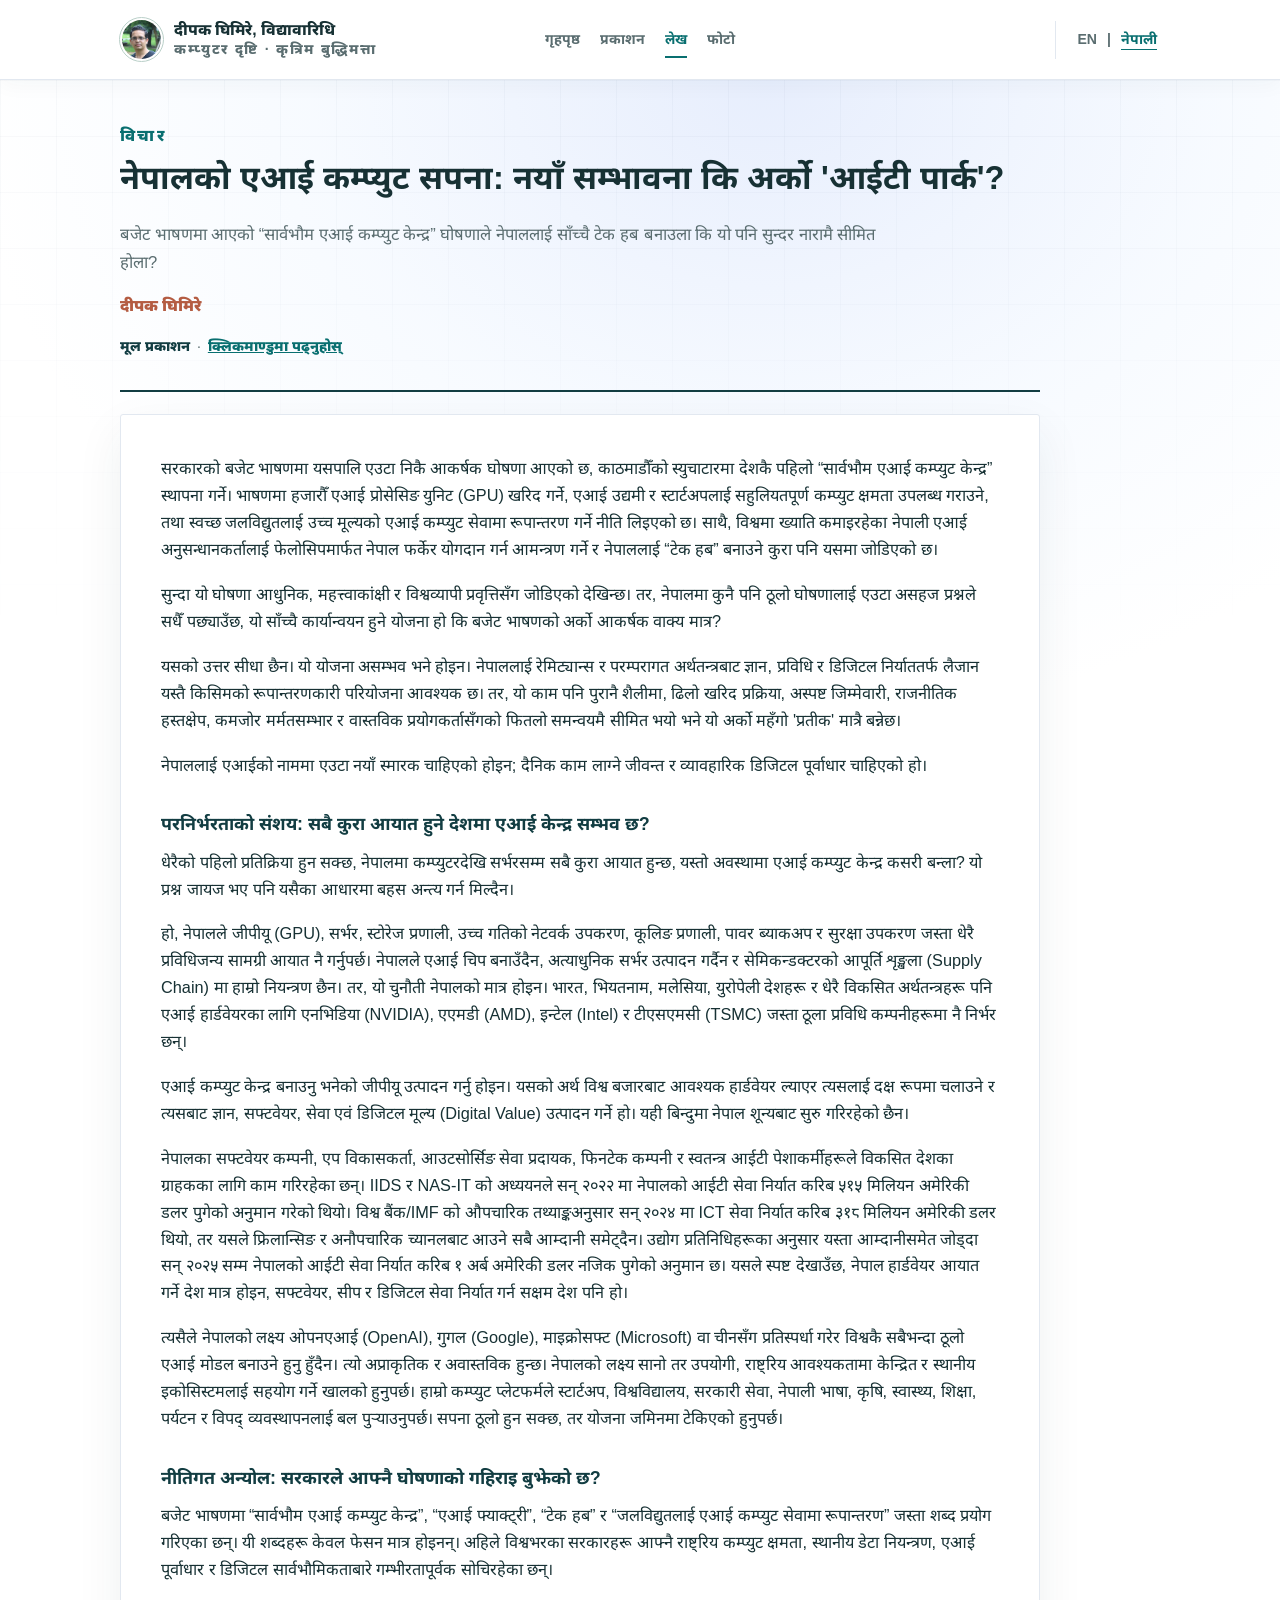
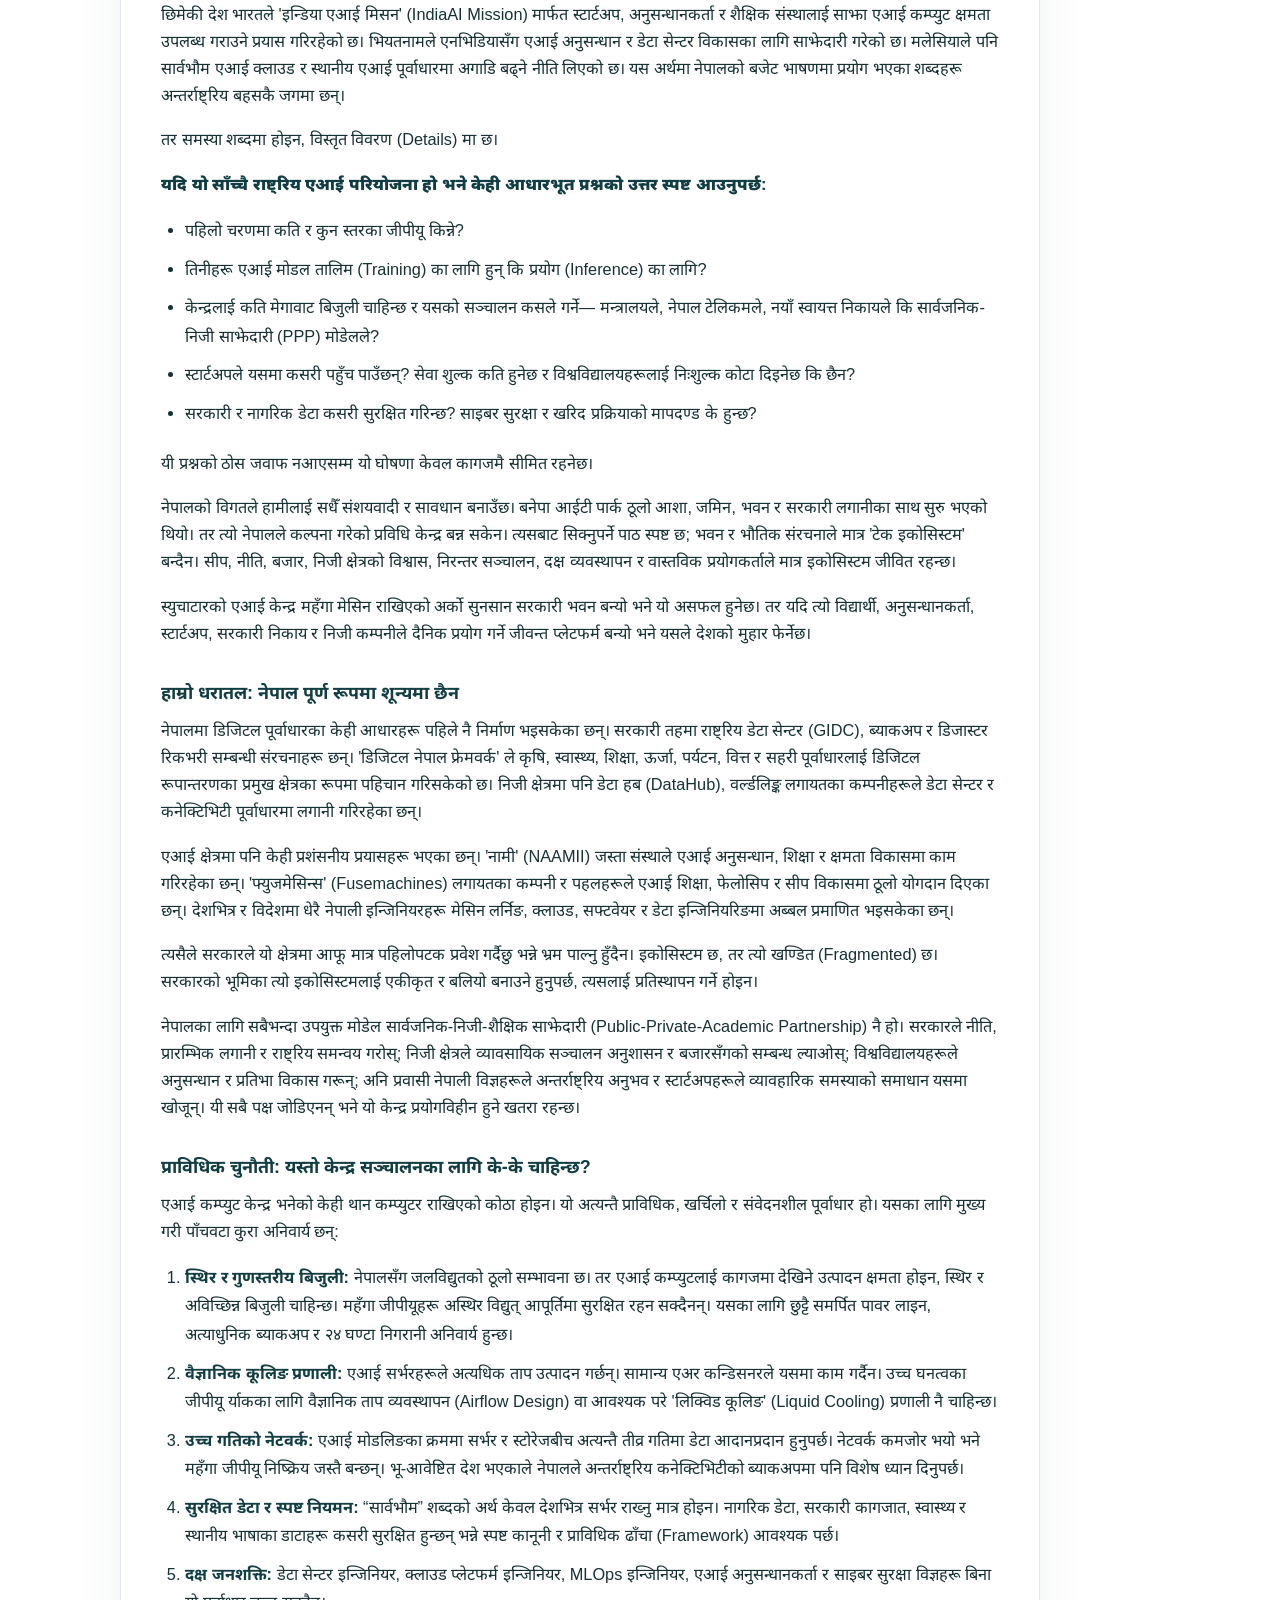
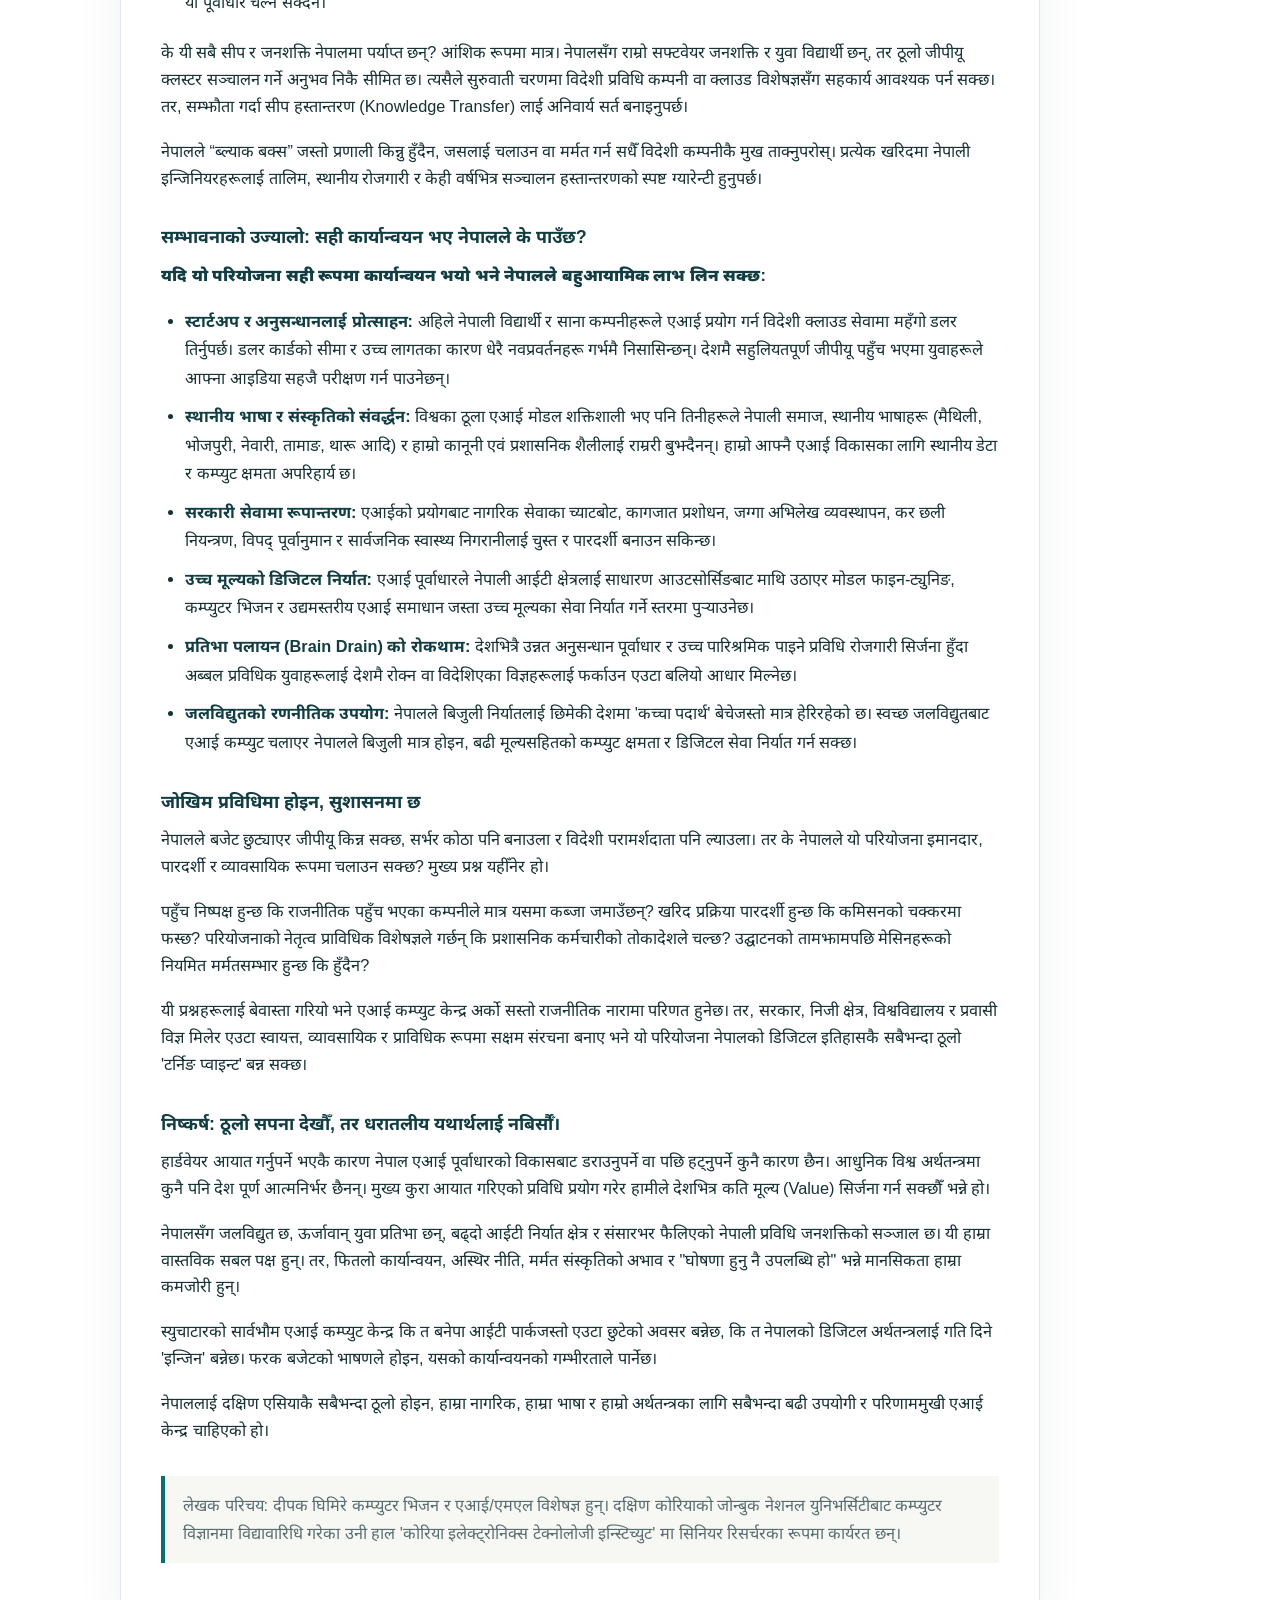
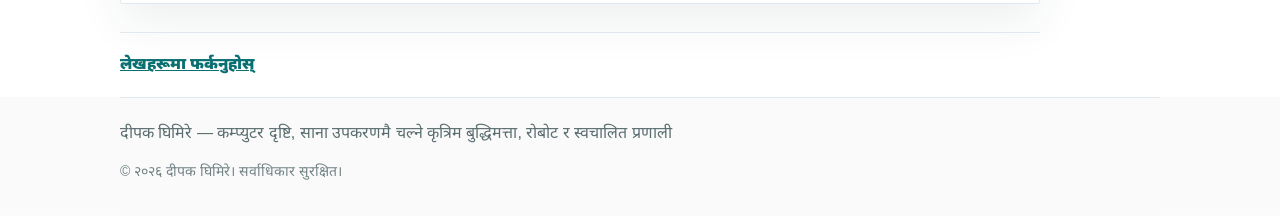
<file: writing/nepal-ai-compute-dream.html>
<!DOCTYPE html>
<html lang="ne">
<head>
  <meta charset="UTF-8">
  <meta name="viewport" content="width=device-width, initial-scale=1.0">
  <meta name="description" content="बजेट भाषणमा आएको “सार्वभौम एआई कम्प्युट केन्द्र” घोषणाले नेपाललाई साँच्चै टेक हब बनाउला कि यो पनि सुन्दर नारामै सीमित होला?">
  <title>नेपालको एआई कम्प्युट सपना: नयाँ सम्भावना कि अर्को &#39;आईटी पार्क&#39;? | दीपक घिमिरे</title>
  <link rel="stylesheet" href="../assets/css/styles.css?v=7">
  <link rel="stylesheet" href="../assets/css/redesign.css?v=74">
</head>
<body>
  <header class="site-header">
    <a class="brand" href="../ne/index.html"><span class="brand-mark"><img src="../assets/images/deepak-portrait.jpg" alt="" width="43" height="43"></span><span>दीपक घिमिरे, विद्यावारिधि</span></a>
    <span class="language-switch" role="group" aria-label="Language"><a href="../writing.html" lang="en" hreflang="en" aria-label="English">EN</a><span aria-hidden="true">|</span><a class="active-lang" href="nepal-ai-compute-dream.html" lang="ne" hreflang="ne" aria-current="page">नेपाली</a></span>
    <button class="nav-toggle" aria-label="मेनु खोल्नुहोस्" aria-expanded="false" aria-controls="site-nav"><span></span><span></span><span></span></button>
    <nav id="site-nav" class="site-nav">
      <a href="../ne/index.html">गृहपृष्ठ</a>
      <a href="../ne/publications.html">प्रकाशन</a>
      <a class="active" href="../ne/writing.html">लेख</a>
      <a href="../ne/gallery.html">फोटो</a>
    </nav>
  </header>

  <main class="article-page">
    <article class="long-article">
      <header class="article-hero">
        <div>
          <p class="eyebrow">विचार</p>
          <h1>नेपालको एआई कम्प्युट सपना: नयाँ सम्भावना कि अर्को &#39;आईटी पार्क&#39;?</h1>
          <p class="article-deck">बजेट भाषणमा आएको “सार्वभौम एआई कम्प्युट केन्द्र” घोषणाले नेपाललाई साँच्चै टेक हब बनाउला कि यो पनि सुन्दर नारामै सीमित होला?</p>
          <p class="article-byline">दीपक घिमिरे</p>
          <p class="article-source-link"><span class="article-source-label">मूल प्रकाशन</span><span aria-hidden="true">·</span><a href="https://clickmandu.com/2026/07/476474.html" target="_blank" rel="noopener">क्लिकमाण्डुमा पढ्नुहोस्</a></p>
        </div>
      </header>
      <div class="article-body" lang="ne">
<p>सरकारको बजेट भाषणमा यसपालि एउटा निकै आकर्षक घोषणा आएको छ, काठमाडौँको स्युचाटारमा देशकै पहिलो “सार्वभौम एआई कम्प्युट केन्द्र” स्थापना गर्ने। भाषणमा हजारौँ एआई प्रोसेसिङ युनिट (GPU) खरिद गर्ने, एआई उद्यमी र स्टार्टअपलाई सहुलियतपूर्ण कम्प्युट क्षमता उपलब्ध गराउने, तथा स्वच्छ जलविद्युतलाई उच्च मूल्यको एआई कम्प्युट सेवामा रूपान्तरण गर्ने नीति लिइएको छ। साथै, विश्वमा ख्याति कमाइरहेका नेपाली एआई अनुसन्धानकर्तालाई फेलोसिपमार्फत नेपाल फर्केर योगदान गर्न आमन्त्रण गर्ने र नेपाललाई “टेक हब” बनाउने कुरा पनि यसमा जोडिएको छ।</p>
<p>सुन्दा यो घोषणा आधुनिक, महत्त्वाकांक्षी र विश्वव्यापी प्रवृत्तिसँग जोडिएको देखिन्छ। तर, नेपालमा कुनै पनि ठूलो घोषणालाई एउटा असहज प्रश्नले सधैँ पछ्याउँछ, यो साँच्चै कार्यान्वयन हुने योजना हो कि बजेट भाषणको अर्को आकर्षक वाक्य मात्र?</p>
<p>यसको उत्तर सीधा छैन। यो योजना असम्भव भने होइन। नेपाललाई रेमिट्यान्स र परम्परागत अर्थतन्त्रबाट ज्ञान, प्रविधि र डिजिटल निर्याततर्फ लैजान यस्तै किसिमको रूपान्तरणकारी परियोजना आवश्यक छ। तर, यो काम पनि पुरानै शैलीमा, ढिलो खरिद प्रक्रिया, अस्पष्ट जिम्मेवारी, राजनीतिक हस्तक्षेप, कमजोर मर्मतसम्भार र वास्तविक प्रयोगकर्तासँगको फितलो समन्वयमै सीमित भयो भने यो अर्को महँगो &#39;प्रतीक&#39; मात्रै बन्नेछ।</p>
<p>नेपाललाई एआईको नाममा एउटा नयाँ स्मारक चाहिएको होइन; दैनिक काम लाग्ने जीवन्त र व्यावहारिक डिजिटल पूर्वाधार चाहिएको हो।</p>
<h2>परनिर्भरताको संशय: सबै कुरा आयात हुने देशमा एआई केन्द्र सम्भव छ?</h2>
<p>धेरैको पहिलो प्रतिक्रिया हुन सक्छ, नेपालमा कम्प्युटरदेखि सर्भरसम्म सबै कुरा आयात हुन्छ, यस्तो अवस्थामा एआई कम्प्युट केन्द्र कसरी बन्ला? यो प्रश्न जायज भए पनि यसैका आधारमा बहस अन्त्य गर्न मिल्दैन।</p>
<p>हो, नेपालले जीपीयू (GPU), सर्भर, स्टोरेज प्रणाली, उच्च गतिको नेटवर्क उपकरण, कूलिङ प्रणाली, पावर ब्याकअप र सुरक्षा उपकरण जस्ता धेरै प्रविधिजन्य सामग्री आयात नै गर्नुपर्छ। नेपालले एआई चिप बनाउँदैन, अत्याधुनिक सर्भर उत्पादन गर्दैन र सेमिकन्डक्टरको आपूर्ति शृङ्खला (Supply Chain) मा हाम्रो नियन्त्रण छैन। तर, यो चुनौती नेपालको मात्र होइन। भारत, भियतनाम, मलेसिया, युरोपेली देशहरू र धेरै विकसित अर्थतन्त्रहरू पनि एआई हार्डवेयरका लागि एनभिडिया (NVIDIA), एएमडी (AMD), इन्टेल (Intel) र टीएसएमसी (TSMC) जस्ता ठूला प्रविधि कम्पनीहरूमा नै निर्भर छन्।</p>
<p>एआई कम्प्युट केन्द्र बनाउनु भनेको जीपीयू उत्पादन गर्नु होइन। यसको अर्थ विश्व बजारबाट आवश्यक हार्डवेयर ल्याएर त्यसलाई दक्ष रूपमा चलाउने र त्यसबाट ज्ञान, सफ्टवेयर, सेवा एवं डिजिटल मूल्य (Digital Value) उत्पादन गर्ने हो। यही बिन्दुमा नेपाल शून्यबाट सुरु गरिरहेको छैन।</p>
<p>नेपालका सफ्टवेयर कम्पनी, एप विकासकर्ता, आउटसोर्सिङ सेवा प्रदायक, फिनटेक कम्पनी र स्वतन्त्र आईटी पेशाकर्मीहरूले विकसित देशका ग्राहकका लागि काम गरिरहेका छन्। IIDS र NAS-IT को अध्ययनले सन् २०२२ मा नेपालको आईटी सेवा निर्यात करिब ५१५ मिलियन अमेरिकी डलर पुगेको अनुमान गरेको थियो। विश्व बैंक/IMF को औपचारिक तथ्याङ्कअनुसार सन् २०२४ मा ICT सेवा निर्यात करिब ३१८ मिलियन अमेरिकी डलर थियो, तर यसले फ्रिलान्सिङ र अनौपचारिक च्यानलबाट आउने सबै आम्दानी समेट्दैन। उद्योग प्रतिनिधिहरूका अनुसार यस्ता आम्दानीसमेत जोड्दा सन् २०२५ सम्म नेपालको आईटी सेवा निर्यात करिब १ अर्ब अमेरिकी डलर नजिक पुगेको अनुमान छ। यसले स्पष्ट देखाउँछ, नेपाल हार्डवेयर आयात गर्ने देश मात्र होइन, सफ्टवेयर, सीप र डिजिटल सेवा निर्यात गर्न सक्षम देश पनि हो।</p>
<p>त्यसैले नेपालको लक्ष्य ओपनएआई (OpenAI), गुगल (Google), माइक्रोसफ्ट (Microsoft) वा चीनसँग प्रतिस्पर्धा गरेर विश्वकै सबैभन्दा ठूलो एआई मोडल बनाउने हुनु हुँदैन। त्यो अप्राकृतिक र अवास्तविक हुन्छ। नेपालको लक्ष्य सानो तर उपयोगी, राष्ट्रिय आवश्यकतामा केन्द्रित र स्थानीय इकोसिस्टमलाई सहयोग गर्ने खालको हुनुपर्छ। हाम्रो कम्प्युट प्लेटफर्मले स्टार्टअप, विश्वविद्यालय, सरकारी सेवा, नेपाली भाषा, कृषि, स्वास्थ्य, शिक्षा, पर्यटन र विपद् व्यवस्थापनलाई बल पुर्‍याउनुपर्छ। सपना ठूलो हुन सक्छ, तर योजना जमिनमा टेकिएको हुनुपर्छ।</p>
<h2>नीतिगत अन्योल: सरकारले आफ्नै घोषणाको गहिराइ बुझेको छ?</h2>
<p>बजेट भाषणमा “सार्वभौम एआई कम्प्युट केन्द्र”, “एआई फ्याक्ट्री”, “टेक हब” र “जलविद्युतलाई एआई कम्प्युट सेवामा रूपान्तरण” जस्ता शब्द प्रयोग गरिएका छन्। यी शब्दहरू केवल फेसन मात्र होइनन्। अहिले विश्वभरका सरकारहरू आफ्नै राष्ट्रिय कम्प्युट क्षमता, स्थानीय डेटा नियन्त्रण, एआई पूर्वाधार र डिजिटल सार्वभौमिकताबारे गम्भीरतापूर्वक सोचिरहेका छन्।</p>
<p>छिमेकी देश भारतले &#39;इन्डिया एआई मिसन&#39; (IndiaAI Mission) मार्फत स्टार्टअप, अनुसन्धानकर्ता र शैक्षिक संस्थालाई साझा एआई कम्प्युट क्षमता उपलब्ध गराउने प्रयास गरिरहेको छ। भियतनामले एनभिडियासँग एआई अनुसन्धान र डेटा सेन्टर विकासका लागि साझेदारी गरेको छ। मलेसियाले पनि सार्वभौम एआई क्लाउड र स्थानीय एआई पूर्वाधारमा अगाडि बढ्ने नीति लिएको छ। यस अर्थमा नेपालको बजेट भाषणमा प्रयोग भएका शब्दहरू अन्तर्राष्ट्रिय बहसकै जगमा छन्।</p>
<p>तर समस्या शब्दमा होइन, विस्तृत विवरण (Details) मा छ।</p>
<p class="article-lead-line">यदि यो साँच्चै राष्ट्रिय एआई परियोजना हो भने केही आधारभूत प्रश्नको उत्तर स्पष्ट आउनुपर्छ:</p>
<ul class="article-bullet-list">
<li>पहिलो चरणमा कति र कुन स्तरका जीपीयू किन्ने?</li>
<li>तिनीहरू एआई मोडल तालिम (Training) का लागि हुन् कि प्रयोग (Inference) का लागि?</li>
<li>केन्द्रलाई कति मेगावाट बिजुली चाहिन्छ र यसको सञ्चालन कसले गर्ने— मन्त्रालयले, नेपाल टेलिकमले, नयाँ स्वायत्त निकायले कि सार्वजनिक-निजी साझेदारी (PPP) मोडेलले?</li>
<li>स्टार्टअपले यसमा कसरी पहुँच पाउँछन्? सेवा शुल्क कति हुनेछ र विश्वविद्यालयहरूलाई निःशुल्क कोटा दिइनेछ कि छैन?</li>
<li>सरकारी र नागरिक डेटा कसरी सुरक्षित गरिन्छ? साइबर सुरक्षा र खरिद प्रक्रियाको मापदण्ड के हुन्छ?</li>
</ul>
<p>यी प्रश्नको ठोस जवाफ नआएसम्म यो घोषणा केवल कागजमै सीमित रहनेछ।</p>
<p>नेपालको विगतले हामीलाई सधैँ संशयवादी र सावधान बनाउँछ। बनेपा आईटी पार्क ठूलो आशा, जमिन, भवन र सरकारी लगानीका साथ सुरु भएको थियो। तर त्यो नेपालले कल्पना गरेको प्रविधि केन्द्र बन्न सकेन। त्यसबाट सिक्नुपर्ने पाठ स्पष्ट छ; भवन र भौतिक संरचनाले मात्र &#39;टेक इकोसिस्टम&#39; बन्दैन। सीप, नीति, बजार, निजी क्षेत्रको विश्वास, निरन्तर सञ्चालन, दक्ष व्यवस्थापन र वास्तविक प्रयोगकर्ताले मात्र इकोसिस्टम जीवित रहन्छ।</p>
<p>स्युचाटारको एआई केन्द्र महँगा मेसिन राखिएको अर्को सुनसान सरकारी भवन बन्यो भने यो असफल हुनेछ। तर यदि त्यो विद्यार्थी, अनुसन्धानकर्ता, स्टार्टअप, सरकारी निकाय र निजी कम्पनीले दैनिक प्रयोग गर्ने जीवन्त प्लेटफर्म बन्यो भने यसले देशको मुहार फेर्नेछ।</p>
<h2>हाम्रो धरातल: नेपाल पूर्ण रूपमा शून्यमा छैन</h2>
<p>नेपालमा डिजिटल पूर्वाधारका केही आधारहरू पहिले नै निर्माण भइसकेका छन्। सरकारी तहमा राष्ट्रिय डेटा सेन्टर (GIDC), ब्याकअप र डिजास्टर रिकभरी सम्बन्धी संरचनाहरू छन्। &#39;डिजिटल नेपाल फ्रेमवर्क&#39; ले कृषि, स्वास्थ्य, शिक्षा, ऊर्जा, पर्यटन, वित्त र सहरी पूर्वाधारलाई डिजिटल रूपान्तरणका प्रमुख क्षेत्रका रूपमा पहिचान गरिसकेको छ। निजी क्षेत्रमा पनि डेटा हब (DataHub), वर्ल्डलिङ्क लगायतका कम्पनीहरूले डेटा सेन्टर र कनेक्टिभिटी पूर्वाधारमा लगानी गरिरहेका छन्।</p>
<p>एआई क्षेत्रमा पनि केही प्रशंसनीय प्रयासहरू भएका छन्। &#39;नामी&#39; (NAAMII) जस्ता संस्थाले एआई अनुसन्धान, शिक्षा र क्षमता विकासमा काम गरिरहेका छन्। &#39;फ्युजमेसिन्स&#39; (Fusemachines) लगायतका कम्पनी र पहलहरूले एआई शिक्षा, फेलोसिप र सीप विकासमा ठूलो योगदान दिएका छन्। देशभित्र र विदेशमा धेरै नेपाली इन्जिनियरहरू मेसिन लर्निङ, क्लाउड, सफ्टवेयर र डेटा इन्जिनियरिङमा अब्बल प्रमाणित भइसकेका छन्।</p>
<p>त्यसैले सरकारले यो क्षेत्रमा आफू मात्र पहिलोपटक प्रवेश गर्दैछु भन्ने भ्रम पाल्नु हुँदैन। इकोसिस्टम छ, तर त्यो खण्डित (Fragmented) छ। सरकारको भूमिका त्यो इकोसिस्टमलाई एकीकृत र बलियो बनाउने हुनुपर्छ, त्यसलाई प्रतिस्थापन गर्ने होइन।</p>
<p>नेपालका लागि सबैभन्दा उपयुक्त मोडेल सार्वजनिक-निजी-शैक्षिक साझेदारी (Public-Private-Academic Partnership) नै हो। सरकारले नीति, प्रारम्भिक लगानी र राष्ट्रिय समन्वय गरोस्; निजी क्षेत्रले व्यावसायिक सञ्चालन अनुशासन र बजारसँगको सम्बन्ध ल्याओस्; विश्वविद्यालयहरूले अनुसन्धान र प्रतिभा विकास गरून्; अनि प्रवासी नेपाली विज्ञहरूले अन्तर्राष्ट्रिय अनुभव र स्टार्टअपहरूले व्यावहारिक समस्याको समाधान यसमा खोजून्। यी सबै पक्ष जोडिएनन् भने यो केन्द्र प्रयोगविहीन हुने खतरा रहन्छ।</p>
<h2>प्राविधिक चुनौती: यस्तो केन्द्र सञ्चालनका लागि के-के चाहिन्छ?</h2>
<p>एआई कम्प्युट केन्द्र भनेको केही थान कम्प्युटर राखिएको कोठा होइन। यो अत्यन्तै प्राविधिक, खर्चिलो र संवेदनशील पूर्वाधार हो। यसका लागि मुख्य गरी पाँचवटा कुरा अनिवार्य छन्:</p>
<ol class="article-number-list">
<li><strong>स्थिर र गुणस्तरीय बिजुली:</strong> नेपालसँग जलविद्युतको ठूलो सम्भावना छ। तर एआई कम्प्युटलाई कागजमा देखिने उत्पादन क्षमता होइन, स्थिर र अविच्छिन्न बिजुली चाहिन्छ। महँगा जीपीयूहरू अस्थिर विद्युत् आपूर्तिमा सुरक्षित रहन सक्दैनन्। यसका लागि छुट्टै समर्पित पावर लाइन, अत्याधुनिक ब्याकअप र २४ घण्टा निगरानी अनिवार्य हुन्छ।</li>
<li><strong>वैज्ञानिक कूलिङ प्रणाली:</strong> एआई सर्भरहरूले अत्यधिक ताप उत्पादन गर्छन्। सामान्य एअर कन्डिसनरले यसमा काम गर्दैन। उच्च घनत्वका जीपीयू र्याकका लागि वैज्ञानिक ताप व्यवस्थापन (Airflow Design) वा आवश्यक परे &#39;लिक्विड कूलिङ&#39; (Liquid Cooling) प्रणाली नै चाहिन्छ।</li>
<li><strong>उच्च गतिको नेटवर्क:</strong> एआई मोडलिङका क्रममा सर्भर र स्टोरेजबीच अत्यन्तै तीव्र गतिमा डेटा आदानप्रदान हुनुपर्छ। नेटवर्क कमजोर भयो भने महँगा जीपीयू निष्क्रिय जस्तै बन्छन्। भू-आवेष्टित देश भएकाले नेपालले अन्तर्राष्ट्रिय कनेक्टिभिटीको ब्याकअपमा पनि विशेष ध्यान दिनुपर्छ।</li>
<li><strong>सुरक्षित डेटा र स्पष्ट नियमन:</strong> “सार्वभौम” शब्दको अर्थ केवल देशभित्र सर्भर राख्नु मात्र होइन। नागरिक डेटा, सरकारी कागजात, स्वास्थ्य र स्थानीय भाषाका डाटाहरू कसरी सुरक्षित हुन्छन् भन्ने स्पष्ट कानूनी र प्राविधिक ढाँचा (Framework) आवश्यक पर्छ।</li>
<li><strong>दक्ष जनशक्ति:</strong> डेटा सेन्टर इन्जिनियर, क्लाउड प्लेटफर्म इन्जिनियर, MLOps इन्जिनियर, एआई अनुसन्धानकर्ता र साइबर सुरक्षा विज्ञहरू बिना यो पूर्वाधार चल्न सक्दैन।</li>
</ol>
<p>के यी सबै सीप र जनशक्ति नेपालमा पर्याप्त छन्? आंशिक रूपमा मात्र। नेपालसँग राम्रो सफ्टवेयर जनशक्ति र युवा विद्यार्थी छन्, तर ठूलो जीपीयू क्लस्टर सञ्चालन गर्ने अनुभव निकै सीमित छ। त्यसैले सुरुवाती चरणमा विदेशी प्रविधि कम्पनी वा क्लाउड विशेषज्ञसँग सहकार्य आवश्यक पर्न सक्छ। तर, सम्झौता गर्दा सीप हस्तान्तरण (Knowledge Transfer) लाई अनिवार्य सर्त बनाइनुपर्छ।</p>
<p>नेपालले “ब्ल्याक बक्स” जस्तो प्रणाली किन्नु हुँदैन, जसलाई चलाउन वा मर्मत गर्न सधैँ विदेशी कम्पनीकै मुख ताक्नुपरोस्। प्रत्येक खरिदमा नेपाली इन्जिनियरहरूलाई तालिम, स्थानीय रोजगारी र केही वर्षभित्र सञ्चालन हस्तान्तरणको स्पष्ट ग्यारेन्टी हुनुपर्छ।</p>
<h2>सम्भावनाको उज्यालो: सही कार्यान्वयन भए नेपालले के पाउँछ?</h2>
<p class="article-lead-line">यदि यो परियोजना सही रूपमा कार्यान्वयन भयो भने नेपालले बहुआयामिक लाभ लिन सक्छ:</p>
<ul class="article-bullet-list article-benefit-list">
<li><strong>स्टार्टअप र अनुसन्धानलाई प्रोत्साहन:</strong> अहिले नेपाली विद्यार्थी र साना कम्पनीहरूले एआई प्रयोग गर्न विदेशी क्लाउड सेवामा महँगो डलर तिर्नुपर्छ। डलर कार्डको सीमा र उच्च लागतका कारण धेरै नवप्रवर्तनहरू गर्भमै निसासिन्छन्। देशमै सहुलियतपूर्ण जीपीयू पहुँच भएमा युवाहरूले आफ्ना आइडिया सहजै परीक्षण गर्न पाउनेछन्।</li>
<li><strong>स्थानीय भाषा र संस्कृतिको संवर्द्धन:</strong> विश्वका ठूला एआई मोडल शक्तिशाली भए पनि तिनीहरूले नेपाली समाज, स्थानीय भाषाहरू (मैथिली, भोजपुरी, नेवारी, तामाङ, थारू आदि) र हाम्रो कानूनी एवं प्रशासनिक शैलीलाई राम्ररी बुझ्दैनन्। हाम्रो आफ्नै एआई विकासका लागि स्थानीय डेटा र कम्प्युट क्षमता अपरिहार्य छ।</li>
<li><strong>सरकारी सेवामा रूपान्तरण:</strong> एआईको प्रयोगबाट नागरिक सेवाका च्याटबोट, कागजात प्रशोधन, जग्गा अभिलेख व्यवस्थापन, कर छली नियन्त्रण, विपद् पूर्वानुमान र सार्वजनिक स्वास्थ्य निगरानीलाई चुस्त र पारदर्शी बनाउन सकिन्छ।</li>
<li><strong>उच्च मूल्यको डिजिटल निर्यात:</strong> एआई पूर्वाधारले नेपाली आईटी क्षेत्रलाई साधारण आउटसोर्सिङबाट माथि उठाएर मोडल फाइन-ट्युनिङ, कम्प्युटर भिजन र उद्यमस्तरीय एआई समाधान जस्ता उच्च मूल्यका सेवा निर्यात गर्ने स्तरमा पुर्‍याउनेछ।</li>
<li><strong>प्रतिभा पलायन (Brain Drain) को रोकथाम:</strong> देशभित्रै उन्नत अनुसन्धान पूर्वाधार र उच्च पारिश्रमिक पाइने प्रविधि रोजगारी सिर्जना हुँदा अब्बल प्रविधिक युवाहरूलाई देशमै रोक्न वा विदेशिएका विज्ञहरूलाई फर्काउन एउटा बलियो आधार मिल्नेछ।</li>
<li><strong>जलविद्युतको रणनीतिक उपयोग:</strong> नेपालले बिजुली निर्यातलाई छिमेकी देशमा &#39;कच्चा पदार्थ&#39; बेचेजस्तो मात्र हेरिरहेको छ। स्वच्छ जलविद्युतबाट एआई कम्प्युट चलाएर नेपालले बिजुली मात्र होइन, बढी मूल्यसहितको कम्प्युट क्षमता र डिजिटल सेवा निर्यात गर्न सक्छ।</li>
</ul>
<h2>जोखिम प्रविधिमा होइन, सुशासनमा छ</h2>
<p>नेपालले बजेट छुट्याएर जीपीयू किन्न सक्छ, सर्भर कोठा पनि बनाउला र विदेशी परामर्शदाता पनि ल्याउला। तर के नेपालले यो परियोजना इमानदार, पारदर्शी र व्यावसायिक रूपमा चलाउन सक्छ? मुख्य प्रश्न यहीँनेर हो।</p>
<p>पहुँच निष्पक्ष हुन्छ कि राजनीतिक पहुँच भएका कम्पनीले मात्र यसमा कब्जा जमाउँछन्? खरिद प्रक्रिया पारदर्शी हुन्छ कि कमिसनको चक्करमा फस्छ? परियोजनाको नेतृत्व प्राविधिक विशेषज्ञले गर्छन् कि प्रशासनिक कर्मचारीको तोकादेशले चल्छ? उद्घाटनको तामझामपछि मेसिनहरूको नियमित मर्मतसम्भार हुन्छ कि हुँदैन?</p>
<p>यी प्रश्नहरूलाई बेवास्ता गरियो भने एआई कम्प्युट केन्द्र अर्को सस्तो राजनीतिक नारामा परिणत हुनेछ। तर, सरकार, निजी क्षेत्र, विश्वविद्यालय र प्रवासी विज्ञ मिलेर एउटा स्वायत्त, व्यावसायिक र प्राविधिक रूपमा सक्षम संरचना बनाए भने यो परियोजना नेपालको डिजिटल इतिहासकै सबैभन्दा ठूलो &#39;टर्निङ प्वाइन्ट&#39; बन्न सक्छ।</p>
<h2>निष्कर्ष: ठूलो सपना देखौँ, तर धरातलीय यथार्थलाई नबिर्सौँ।</h2>
<p>हार्डवेयर आयात गर्नुपर्ने भएकै कारण नेपाल एआई पूर्वाधारको विकासबाट डराउनुपर्ने वा पछि हट्नुपर्ने कुनै कारण छैन। आधुनिक विश्व अर्थतन्त्रमा कुनै पनि देश पूर्ण आत्मनिर्भर छैनन्। मुख्य कुरा आयात गरिएको प्रविधि प्रयोग गरेर हामीले देशभित्र कति मूल्य (Value) सिर्जना गर्न सक्छौँ भन्ने हो।</p>
<p>नेपालसँग जलविद्युत छ, ऊर्जावान् युवा प्रतिभा छन्, बढ्दो आईटी निर्यात क्षेत्र र संसारभर फैलिएको नेपाली प्रविधि जनशक्तिको सञ्जाल छ। यी हाम्रा वास्तविक सबल पक्ष हुन्। तर, फितलो कार्यान्वयन, अस्थिर नीति, मर्मत संस्कृतिको अभाव र &quot;घोषणा हुनु नै उपलब्धि हो&quot; भन्ने मानसिकता हाम्रा कमजोरी हुन्।</p>
<p>स्युचाटारको सार्वभौम एआई कम्प्युट केन्द्र कि त बनेपा आईटी पार्कजस्तो एउटा छुटेको अवसर बन्नेछ, कि त नेपालको डिजिटल अर्थतन्त्रलाई गति दिने &#39;इन्जिन&#39; बन्नेछ। फरक बजेटको भाषणले होइन, यसको कार्यान्वयनको गम्भीरताले पार्नेछ।</p>
<p>नेपाललाई दक्षिण एसियाकै सबैभन्दा ठूलो होइन, हाम्रा नागरिक, हाम्रा भाषा र हाम्रो अर्थतन्त्रका लागि सबैभन्दा बढी उपयोगी र परिणाममुखी एआई केन्द्र चाहिएको हो।</p>
<aside class="article-author-note">लेखक परिचय: दीपक घिमिरे कम्प्युटर भिजन र एआई/एमएल विशेषज्ञ हुन्। दक्षिण कोरियाको जोन्बुक नेशनल युनिभर्सिटीबाट कम्प्युटर विज्ञानमा विद्यावारिधि गरेका उनी हाल &#39;कोरिया इलेक्ट्रोनिक्स टेक्नोलोजी इन्स्टिच्युट&#39;  मा सिनियर रिसर्चरका रूपमा कार्यरत छन्।</aside>
      </div>
      <footer class="article-footer-nav">
        <a href="../ne/writing.html">लेखहरूमा फर्कनुहोस्</a>
      </footer>
    </article>
  </main>

  <footer class="site-footer">
    <p>दीपक घिमिरे — कम्प्युटर दृष्टि, साना उपकरणमै चल्ने कृत्रिम बुद्धिमत्ता, रोबोट र स्वचालित प्रणाली</p>
    <p class="copyright">&copy; २०२६ दीपक घिमिरे। सर्वाधिकार सुरक्षित।</p>
  </footer>
  <script src="../assets/js/main.js?v=10"></script>
</body>
</html>
</file>
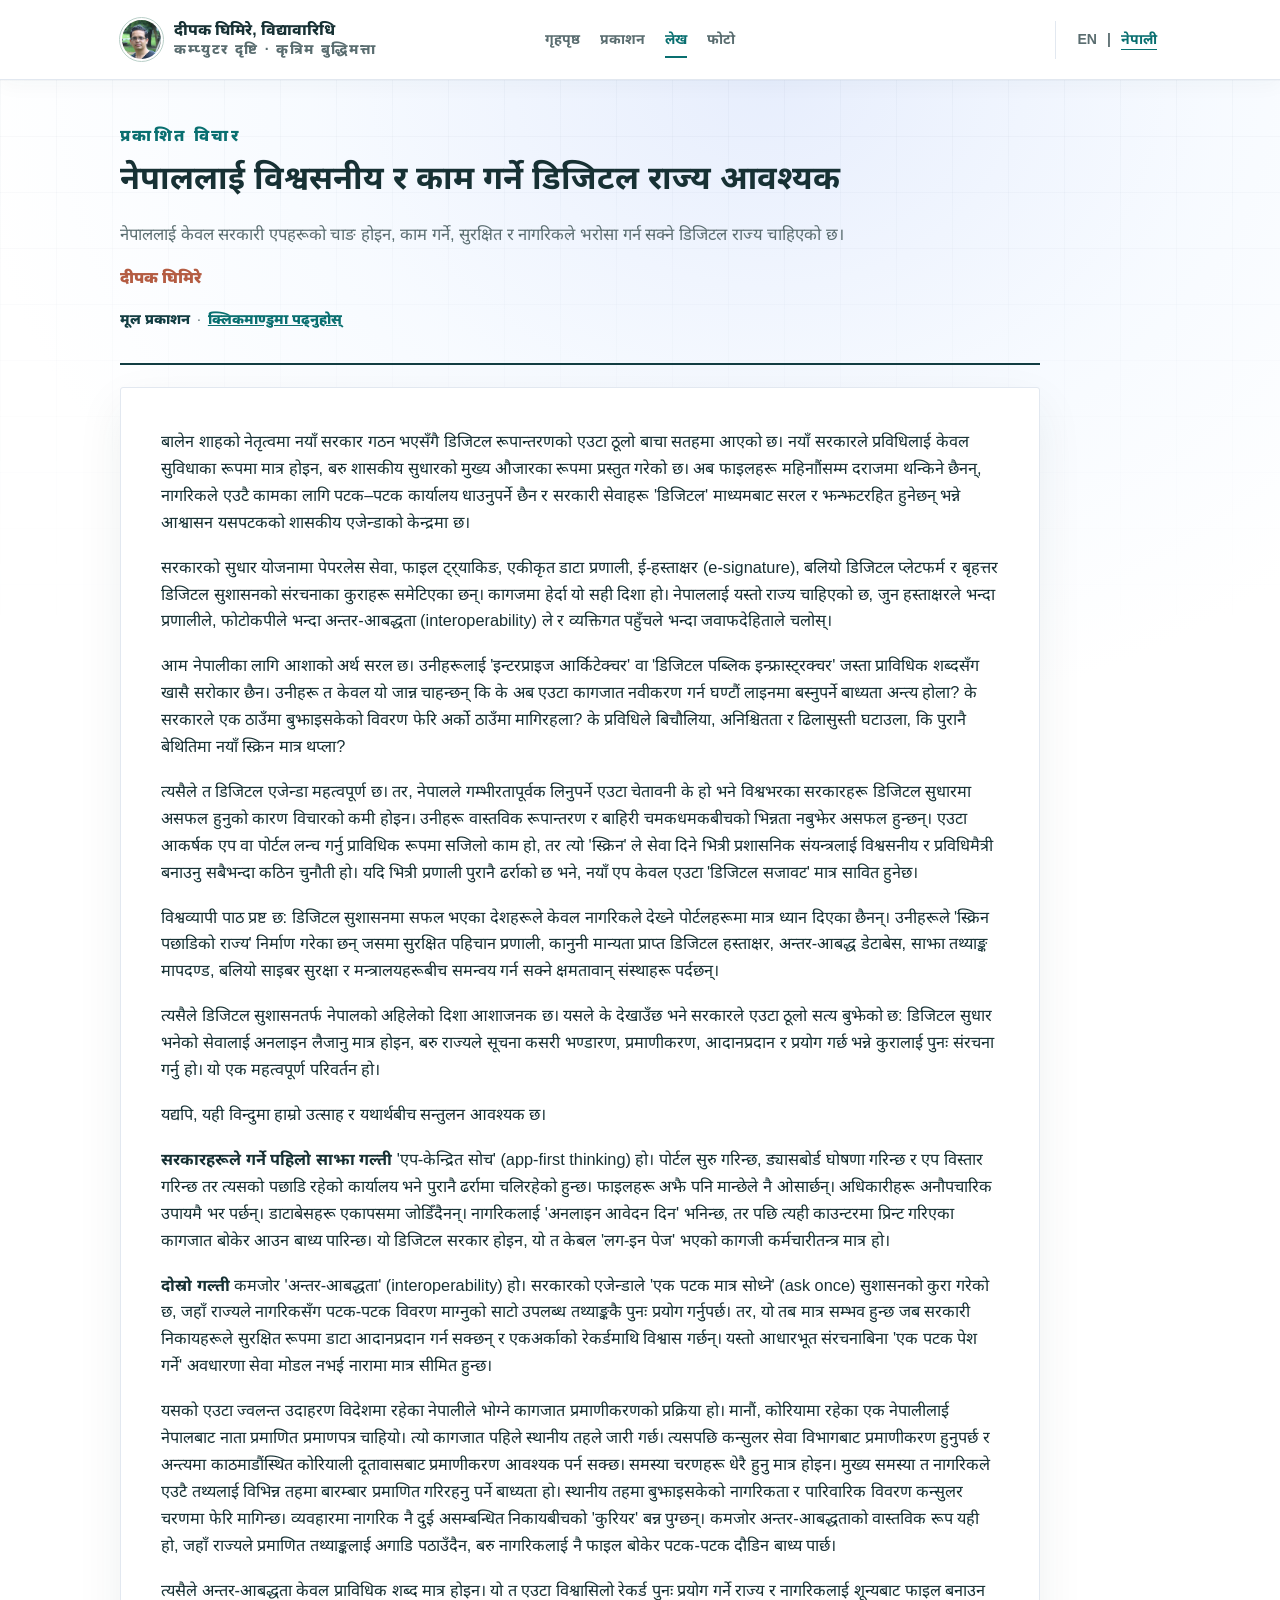
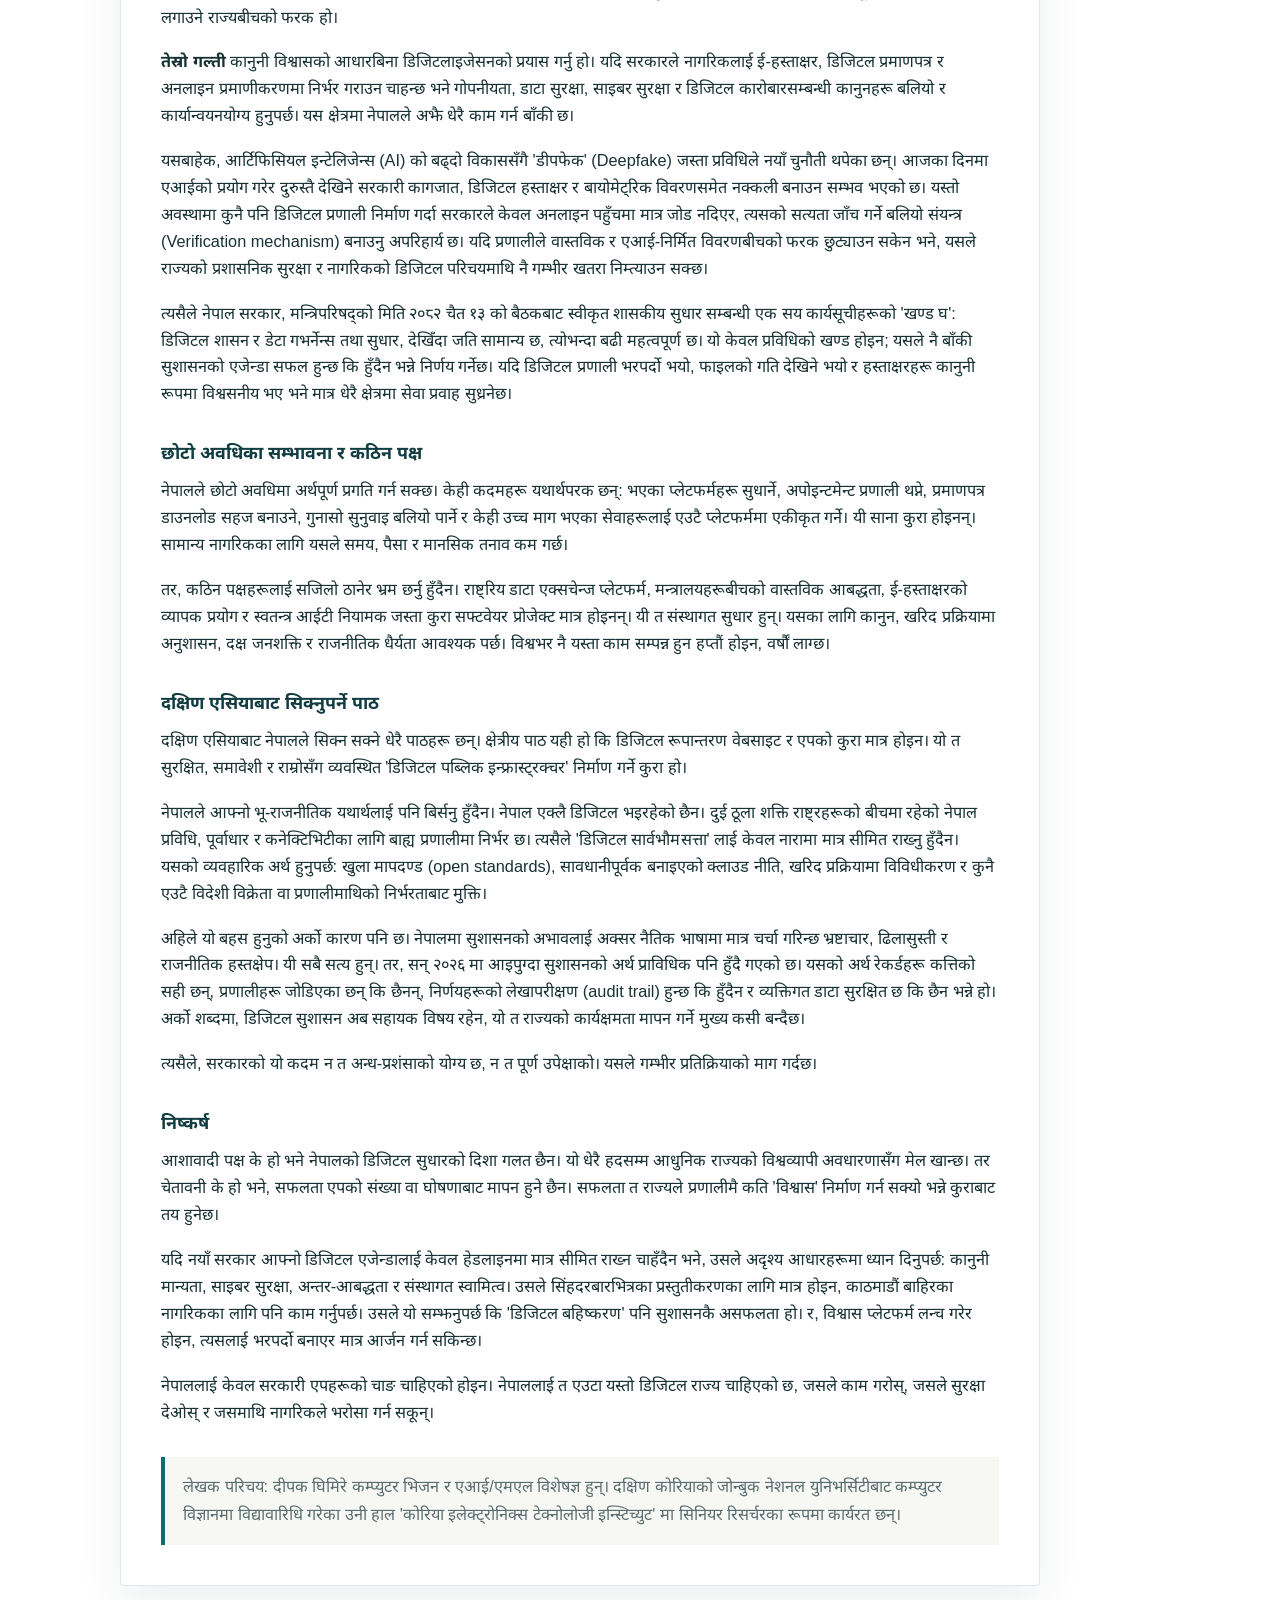
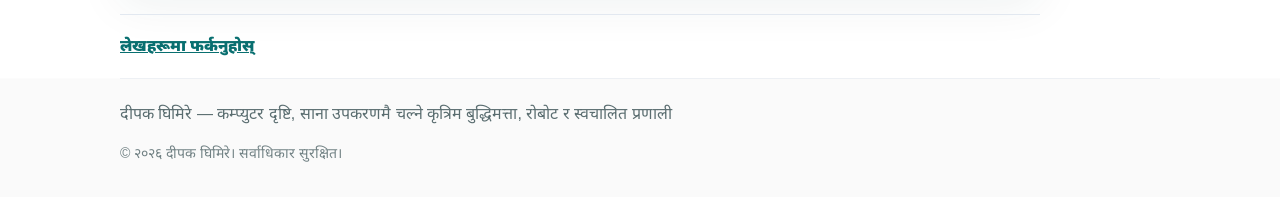
<file: writing/reliable-digital-state-nepal.html>
<!DOCTYPE html>
<html lang="ne">
<head>
  <meta charset="UTF-8">
  <meta name="viewport" content="width=device-width, initial-scale=1.0">
  <meta name="description" content="नेपाललाई केवल सरकारी एपहरूको चाङ होइन, काम गर्ने, सुरक्षित र नागरिकले भरोसा गर्न सक्ने डिजिटल राज्य चाहिएको छ।">
  <title>नेपाललाई विश्वसनीय र काम गर्ने डिजिटल राज्य आवश्यक | दीपक घिमिरे</title>
  <link rel="stylesheet" href="../assets/css/styles.css?v=7">
  <link rel="stylesheet" href="../assets/css/redesign.css?v=74">
</head>
<body>
  <header class="site-header">
    <a class="brand" href="../ne/index.html"><span class="brand-mark"><img src="../assets/images/deepak-portrait.jpg" alt="" width="43" height="43"></span><span>दीपक घिमिरे, विद्यावारिधि</span></a>
    <span class="language-switch" role="group" aria-label="Language"><a href="../writing.html" lang="en" hreflang="en" aria-label="English">EN</a><span aria-hidden="true">|</span><a class="active-lang" href="reliable-digital-state-nepal.html" lang="ne" hreflang="ne" aria-current="page">नेपाली</a></span>
    <button class="nav-toggle" aria-label="मेनु खोल्नुहोस्" aria-expanded="false" aria-controls="site-nav"><span></span><span></span><span></span></button>
    <nav id="site-nav" class="site-nav">
      <a href="../ne/index.html">गृहपृष्ठ</a>
      <a href="../ne/publications.html">प्रकाशन</a>
      <a class="active" href="../ne/writing.html">लेख</a>
      <a href="../ne/gallery.html">फोटो</a>
    </nav>
  </header>

  <main class="article-page">
    <article class="long-article">
      <header class="article-hero">
        <div>
          <p class="eyebrow">प्रकाशित विचार</p>
          <h1>नेपाललाई विश्वसनीय र काम गर्ने डिजिटल राज्य आवश्यक</h1>
          <p class="article-deck">नेपाललाई केवल सरकारी एपहरूको चाङ होइन, काम गर्ने, सुरक्षित र नागरिकले भरोसा गर्न सक्ने डिजिटल राज्य चाहिएको छ।</p>
          <p class="article-byline">दीपक घिमिरे</p>
          <p class="article-source-link"><span class="article-source-label">मूल प्रकाशन</span><span aria-hidden="true">·</span><a href="https://clickmandu.com/2026/06/467242.html" target="_blank" rel="noopener">क्लिकमाण्डुमा पढ्नुहोस्</a></p>
        </div>
      </header>
      <div class="article-body" lang="ne">
<p>बालेन शाहको नेतृत्वमा नयाँ सरकार गठन भएसँगै डिजिटल रूपान्तरणको एउटा ठूलो बाचा सतहमा आएको छ। नयाँ सरकारले प्रविधिलाई केवल सुविधाका रूपमा मात्र होइन, बरु शासकीय सुधारको मुख्य औजारका रूपमा प्रस्तुत गरेको छ। अब फाइलहरू महिनाौंसम्म दराजमा थन्किने छैनन्, नागरिकले एउटै कामका लागि पटक–पटक कार्यालय धाउनुपर्ने छैन र सरकारी सेवाहरू &#39;डिजिटल&#39; माध्यमबाट सरल र झन्झटरहित हुनेछन् भन्ने आश्वासन यसपटकको शासकीय एजेन्डाको केन्द्रमा छ।</p>
<p>सरकारको सुधार योजनामा पेपरलेस सेवा, फाइल ट्र्याकिङ, एकीकृत डाटा प्रणाली, ई-हस्ताक्षर (e-signature), बलियो डिजिटल प्लेटफर्म र बृहत्तर डिजिटल सुशासनको संरचनाका कुराहरू समेटिएका छन्। कागजमा हेर्दा यो सही दिशा हो। नेपाललाई यस्तो राज्य चाहिएको छ, जुन हस्ताक्षरले भन्दा प्रणालीले, फोटोकपीले भन्दा अन्तर-आबद्धता (interoperability) ले र व्यक्तिगत पहुँचले भन्दा जवाफदेहिताले चलोस्।</p>
<p>आम नेपालीका लागि आशाको अर्थ सरल छ। उनीहरूलाई &#39;इन्टरप्राइज आर्किटेक्चर&#39; वा &#39;डिजिटल पब्लिक इन्फ्रास्ट्रक्चर&#39; जस्ता प्राविधिक शब्दसँग खासै सरोकार छैन। उनीहरू त केवल यो जान्न चाहन्छन् कि के अब एउटा कागजात नवीकरण गर्न घण्टौं लाइनमा बस्नुपर्ने बाध्यता अन्त्य होला? के सरकारले एक ठाउँमा बुझाइसकेको विवरण फेरि अर्को ठाउँमा मागिरहला? के प्रविधिले बिचौलिया, अनिश्चितता र ढिलासुस्ती घटाउला, कि पुरानै बेथितिमा नयाँ स्क्रिन मात्र थप्ला?</p>
<p>त्यसैले त डिजिटल एजेन्डा महत्वपूर्ण छ। तर, नेपालले गम्भीरतापूर्वक लिनुपर्ने एउटा चेतावनी के हो भने विश्वभरका सरकारहरू डिजिटल सुधारमा असफल हुनुको कारण विचारको कमी होइन। उनीहरू वास्तविक रूपान्तरण र बाहिरी चमकधमकबीचको भिन्नता नबुझेर असफल हुन्छन्। एउटा आकर्षक एप वा पोर्टल लन्च गर्नु प्राविधिक रूपमा सजिलो काम हो, तर त्यो &#39;स्क्रिन&#39; ले सेवा दिने भित्री प्रशासनिक संयन्त्रलाई विश्वसनीय र प्रविधिमैत्री बनाउनु सबैभन्दा कठिन चुनौती हो। यदि भित्री प्रणाली पुरानै ढर्राको छ भने, नयाँ एप केवल एउटा &#39;डिजिटल सजावट&#39; मात्र सावित हुनेछ।</p>
<p>विश्वव्यापी पाठ प्रष्ट छ: डिजिटल सुशासनमा सफल भएका देशहरूले केवल नागरिकले देख्ने पोर्टलहरूमा मात्र ध्यान दिएका छैनन्। उनीहरूले &#39;स्क्रिन पछाडिको राज्य&#39; निर्माण गरेका छन् जसमा सुरक्षित पहिचान प्रणाली, कानुनी मान्यता प्राप्त डिजिटल हस्ताक्षर, अन्तर-आबद्ध डेटाबेस, साझा तथ्याङ्क मापदण्ड, बलियो साइबर सुरक्षा र मन्त्रालयहरूबीच समन्वय गर्न सक्ने क्षमतावान् संस्थाहरू पर्दछन्।</p>
<p>त्यसैले डिजिटल सुशासनतर्फ नेपालको अहिलेको दिशा आशाजनक छ। यसले के देखाउँछ भने सरकारले एउटा ठूलो सत्य बुझेको छ: डिजिटल सुधार भनेको सेवालाई अनलाइन लैजानु मात्र होइन, बरु राज्यले सूचना कसरी भण्डारण, प्रमाणीकरण, आदानप्रदान र प्रयोग गर्छ भन्ने कुरालाई पुनः संरचना गर्नु हो। यो एक महत्वपूर्ण परिवर्तन हो।</p>
<p>यद्यपि, यही विन्दुमा हाम्रो उत्साह र यथार्थबीच सन्तुलन आवश्यक छ।</p>
<p><strong>सरकारहरूले गर्ने पहिलो साझा गल्ती</strong> &#39;एप-केन्द्रित सोच&#39; (app-first thinking) हो। पोर्टल सुरु गरिन्छ, ड्यासबोर्ड घोषणा गरिन्छ र एप विस्तार गरिन्छ तर त्यसको पछाडि रहेको कार्यालय भने पुरानै ढर्रामा चलिरहेको हुन्छ। फाइलहरू अझै पनि मान्छेले नै ओसार्छन्। अधिकारीहरू अनौपचारिक उपायमै भर पर्छन्। डाटाबेसहरू एकापसमा जोडिँदैनन्। नागरिकलाई &#39;अनलाइन आवेदन दिन&#39; भनिन्छ, तर पछि त्यही काउन्टरमा प्रिन्ट गरिएका कागजात बोकेर आउन बाध्य पारिन्छ। यो डिजिटल सरकार होइन, यो त केबल &#39;लग-इन पेज&#39; भएको कागजी कर्मचारीतन्त्र मात्र हो।</p>
<p><strong>दोस्रो गल्ती</strong> कमजोर &#39;अन्तर-आबद्धता&#39; (interoperability) हो। सरकारको एजेन्डाले &#39;एक पटक मात्र सोध्ने&#39; (ask once) सुशासनको कुरा गरेको छ, जहाँ राज्यले नागरिकसँग पटक-पटक विवरण माग्नुको साटो उपलब्ध तथ्याङ्ककै पुनः प्रयोग गर्नुपर्छ। तर, यो तब मात्र सम्भव हुन्छ जब सरकारी निकायहरूले सुरक्षित रूपमा डाटा आदानप्रदान गर्न सक्छन् र एकअर्काको रेकर्डमाथि विश्वास गर्छन्। यस्तो आधारभूत संरचनाबिना &#39;एक पटक पेश गर्ने&#39; अवधारणा सेवा मोडल नभई नारामा मात्र सीमित हुन्छ।</p>
<p>यसको एउटा ज्वलन्त उदाहरण विदेशमा रहेका नेपालीले भोग्ने कागजात प्रमाणीकरणको प्रक्रिया हो। मानौं, कोरियामा रहेका एक नेपालीलाई नेपालबाट नाता प्रमाणित प्रमाणपत्र चाहियो। त्यो कागजात पहिले स्थानीय तहले जारी गर्छ। त्यसपछि कन्सुलर सेवा विभागबाट प्रमाणीकरण हुनुपर्छ र अन्त्यमा काठमाडौंस्थित कोरियाली दूतावासबाट प्रमाणीकरण आवश्यक पर्न सक्छ। समस्या चरणहरू धेरै हुनु मात्र होइन। मुख्य समस्या त नागरिकले एउटै तथ्यलाई विभिन्न तहमा बारम्बार प्रमाणित गरिरहनु पर्ने बाध्यता हो। स्थानीय तहमा बुझाइसकेको नागरिकता र पारिवारिक विवरण कन्सुलर चरणमा फेरि मागिन्छ। व्यवहारमा नागरिक नै दुई असम्बन्धित निकायबीचको &#39;कुरियर&#39; बन्न पुग्छन्। कमजोर अन्तर-आबद्धताको वास्तविक रूप यही हो, जहाँ राज्यले प्रमाणित तथ्याङ्कलाई अगाडि पठाउँदैन, बरु नागरिकलाई नै फाइल बोकेर पटक-पटक दौडिन बाध्य पार्छ।</p>
<p>त्यसैले अन्तर-आबद्धता केवल प्राविधिक शब्द मात्र होइन। यो त एउटा विश्वासिलो रेकर्ड पुनः प्रयोग गर्ने राज्य र नागरिकलाई शून्यबाट फाइल बनाउन लगाउने राज्यबीचको फरक हो।</p>
<p><strong>तेस्रो गल्ती</strong> कानुनी विश्वासको आधारबिना डिजिटलाइजेसनको प्रयास गर्नु हो। यदि सरकारले नागरिकलाई ई-हस्ताक्षर, डिजिटल प्रमाणपत्र र अनलाइन प्रमाणीकरणमा निर्भर गराउन चाहन्छ भने गोपनीयता, डाटा सुरक्षा, साइबर सुरक्षा र डिजिटल कारोबारसम्बन्धी कानुनहरू बलियो र कार्यान्वयनयोग्य हुनुपर्छ। यस क्षेत्रमा नेपालले अझै धेरै काम गर्न बाँकी छ।</p>
<p>यसबाहेक, आर्टिफिसियल इन्टेलिजेन्स (AI) को बढ्दो विकाससँगै &#39;डीपफेक&#39; (Deepfake) जस्ता प्रविधिले नयाँ चुनौती थपेका छन्। आजका दिनमा एआईको प्रयोग गरेर दुरुस्तै देखिने सरकारी कागजात, डिजिटल हस्ताक्षर र बायोमेट्रिक विवरणसमेत नक्कली बनाउन सम्भव भएको छ। यस्तो अवस्थामा कुनै पनि डिजिटल प्रणाली निर्माण गर्दा सरकारले केवल अनलाइन पहुँचमा मात्र जोड नदिएर, त्यसको सत्यता जाँच गर्ने बलियो संयन्त्र (Verification mechanism) बनाउनु अपरिहार्य छ। यदि प्रणालीले वास्तविक र एआई-निर्मित विवरणबीचको फरक छुट्याउन सकेन भने, यसले राज्यको प्रशासनिक सुरक्षा र नागरिकको डिजिटल परिचयमाथि नै गम्भीर खतरा निम्त्याउन सक्छ।</p>
<p>त्यसैले नेपाल सरकार, मन्त्रिपरिषद्‌को मिति २०८२ चैत १३ को बैठकबाट स्वीकृत शासकीय सुधार सम्बन्धी एक सय कार्यसूचीहरूको &#39;खण्ड घ&#39;: डिजिटल शासन र डेटा गभर्नेन्स तथा सुधार, देखिँदा जति सामान्य छ, त्योभन्दा बढी महत्वपूर्ण छ। यो केवल प्रविधिको खण्ड होइन; यसले नै बाँकी सुशासनको एजेन्डा सफल हुन्छ कि हुँदैन भन्ने निर्णय गर्नेछ। यदि डिजिटल प्रणाली भरपर्दो भयो, फाइलको गति देखिने भयो र हस्ताक्षरहरू कानुनी रूपमा विश्वसनीय भए भने मात्र धेरै क्षेत्रमा सेवा प्रवाह सुध्रनेछ।</p>
<h2>छोटो अवधिका सम्भावना र कठिन पक्ष</h2>
<p>नेपालले छोटो अवधिमा अर्थपूर्ण प्रगति गर्न सक्छ। केही कदमहरू यथार्थपरक छन्: भएका प्लेटफर्महरू सुधार्ने, अपोइन्टमेन्ट प्रणाली थप्ने, प्रमाणपत्र डाउनलोड सहज बनाउने, गुनासो सुनुवाइ बलियो पार्ने र केही उच्च माग भएका सेवाहरूलाई एउटै प्लेटफर्ममा एकीकृत गर्ने। यी साना कुरा होइनन्। सामान्य नागरिकका लागि यसले समय, पैसा र मानसिक तनाव कम गर्छ।</p>
<p>तर, कठिन पक्षहरूलाई सजिलो ठानेर भ्रम छर्नु हुँदैन। राष्ट्रिय डाटा एक्सचेन्ज प्लेटफर्म, मन्त्रालयहरूबीचको वास्तविक आबद्धता, ई-हस्ताक्षरको व्यापक प्रयोग र स्वतन्त्र आईटी नियामक जस्ता कुरा सफ्टवेयर प्रोजेक्ट मात्र होइनन्। यी त संस्थागत सुधार हुन्। यसका लागि कानुन, खरिद प्रक्रियामा अनुशासन, दक्ष जनशक्ति र राजनीतिक धैर्यता आवश्यक पर्छ। विश्वभर नै यस्ता काम सम्पन्न हुन हप्तौं होइन, वर्षौं लाग्छ।</p>
<h2>दक्षिण एसियाबाट सिक्नुपर्ने पाठ</h2>
<p>दक्षिण एसियाबाट नेपालले सिक्न सक्ने धेरै पाठहरू छन्। क्षेत्रीय पाठ यही हो कि डिजिटल रूपान्तरण वेबसाइट र एपको कुरा मात्र होइन। यो त सुरक्षित, समावेशी र राम्रोसँग व्यवस्थित &#39;डिजिटल पब्लिक इन्फ्रास्ट्रक्चर&#39; निर्माण गर्ने कुरा हो।</p>
<p>नेपालले आफ्नो भू-राजनीतिक यथार्थलाई पनि बिर्सनु हुँदैन। नेपाल एक्लै डिजिटल भइरहेको छैन। दुई ठूला शक्ति राष्ट्रहरूको बीचमा रहेको नेपाल प्रविधि, पूर्वाधार र कनेक्टिभिटीका लागि बाह्य प्रणालीमा निर्भर छ। त्यसैले &#39;डिजिटल सार्वभौमसत्ता&#39; लाई केवल नारामा मात्र सीमित राख्नु हुँदैन। यसको व्यवहारिक अर्थ हुनुपर्छ: खुला मापदण्ड (open standards), सावधानीपूर्वक बनाइएको क्लाउड नीति, खरिद प्रक्रियामा विविधीकरण र कुनै एउटै विदेशी विक्रेता वा प्रणालीमाथिको निर्भरताबाट मुक्ति।</p>
<p>अहिले यो बहस हुनुको अर्को कारण पनि छ। नेपालमा सुशासनको अभावलाई अक्सर नैतिक भाषामा मात्र चर्चा गरिन्छ भ्रष्टाचार, ढिलासुस्ती र राजनीतिक हस्तक्षेप। यी सबै सत्य हुन्। तर, सन् २०२६ मा आइपुग्दा सुशासनको अर्थ प्राविधिक पनि हुँदै गएको छ। यसको अर्थ रेकर्डहरू कत्तिको सही छन्, प्रणालीहरू जोडिएका छन् कि छैनन्, निर्णयहरूको लेखापरीक्षण (audit trail) हुन्छ कि हुँदैन र व्यक्तिगत डाटा सुरक्षित छ कि छैन भन्ने हो। अर्को शब्दमा, डिजिटल सुशासन अब सहायक विषय रहेन, यो त राज्यको कार्यक्षमता मापन गर्ने मुख्य कसी बन्दैछ।</p>
<p>त्यसैले, सरकारको यो कदम न त अन्ध-प्रशंसाको योग्य छ, न त पूर्ण उपेक्षाको। यसले गम्भीर प्रतिक्रियाको माग गर्दछ।</p>
<h2>निष्कर्ष</h2>
<p>आशावादी पक्ष के हो भने नेपालको डिजिटल सुधारको दिशा गलत छैन। यो धेरै हदसम्म आधुनिक राज्यको विश्वव्यापी अवधारणासँग मेल खान्छ। तर चेतावनी के हो भने, सफलता एपको संख्या वा घोषणाबाट मापन हुने छैन। सफलता त राज्यले प्रणालीमै कति &#39;विश्वास&#39; निर्माण गर्न सक्यो भन्ने कुराबाट तय हुनेछ।</p>
<p>यदि नयाँ सरकार आफ्नो डिजिटल एजेन्डालाई केवल हेडलाइनमा मात्र सीमित राख्न चाहँदैन भने, उसले अदृश्य आधारहरूमा ध्यान दिनुपर्छ: कानुनी मान्यता, साइबर सुरक्षा, अन्तर-आबद्धता र संस्थागत स्वामित्व। उसले सिंहदरबारभित्रका प्रस्तुतीकरणका लागि मात्र होइन, काठमाडौं बाहिरका नागरिकका लागि पनि काम गर्नुपर्छ। उसले यो सम्झनुपर्छ कि &#39;डिजिटल बहिष्करण&#39; पनि सुशासनकै असफलता हो। र, विश्वास प्लेटफर्म लन्च गरेर होइन, त्यसलाई भरपर्दो बनाएर मात्र आर्जन गर्न सकिन्छ।</p>
<p>नेपाललाई केवल सरकारी एपहरूको चाङ चाहिएको होइन। नेपाललाई त एउटा यस्तो डिजिटल राज्य चाहिएको छ, जसले काम गरोस्, जसले सुरक्षा देओस् र जसमाथि नागरिकले भरोसा गर्न सकून्।</p>
<aside class="article-author-note">लेखक परिचय: दीपक घिमिरे कम्प्युटर भिजन र एआई/एमएल विशेषज्ञ हुन्। दक्षिण कोरियाको जोन्बुक नेशनल युनिभर्सिटीबाट कम्प्युटर विज्ञानमा विद्यावारिधि गरेका उनी हाल &#39;कोरिया इलेक्ट्रोनिक्स टेक्नोलोजी इन्स्टिच्युट&#39;  मा सिनियर रिसर्चरका रूपमा कार्यरत छन्।</aside>
      </div>
      <footer class="article-footer-nav">
        <a href="../ne/writing.html">लेखहरूमा फर्कनुहोस्</a>
      </footer>
    </article>
  </main>

  <footer class="site-footer">
    <p>दीपक घिमिरे — कम्प्युटर दृष्टि, साना उपकरणमै चल्ने कृत्रिम बुद्धिमत्ता, रोबोट र स्वचालित प्रणाली</p>
    <p class="copyright">&copy; २०२६ दीपक घिमिरे। सर्वाधिकार सुरक्षित।</p>
  </footer>
  <script src="../assets/js/main.js?v=10"></script>
</body>
</html>
</file>
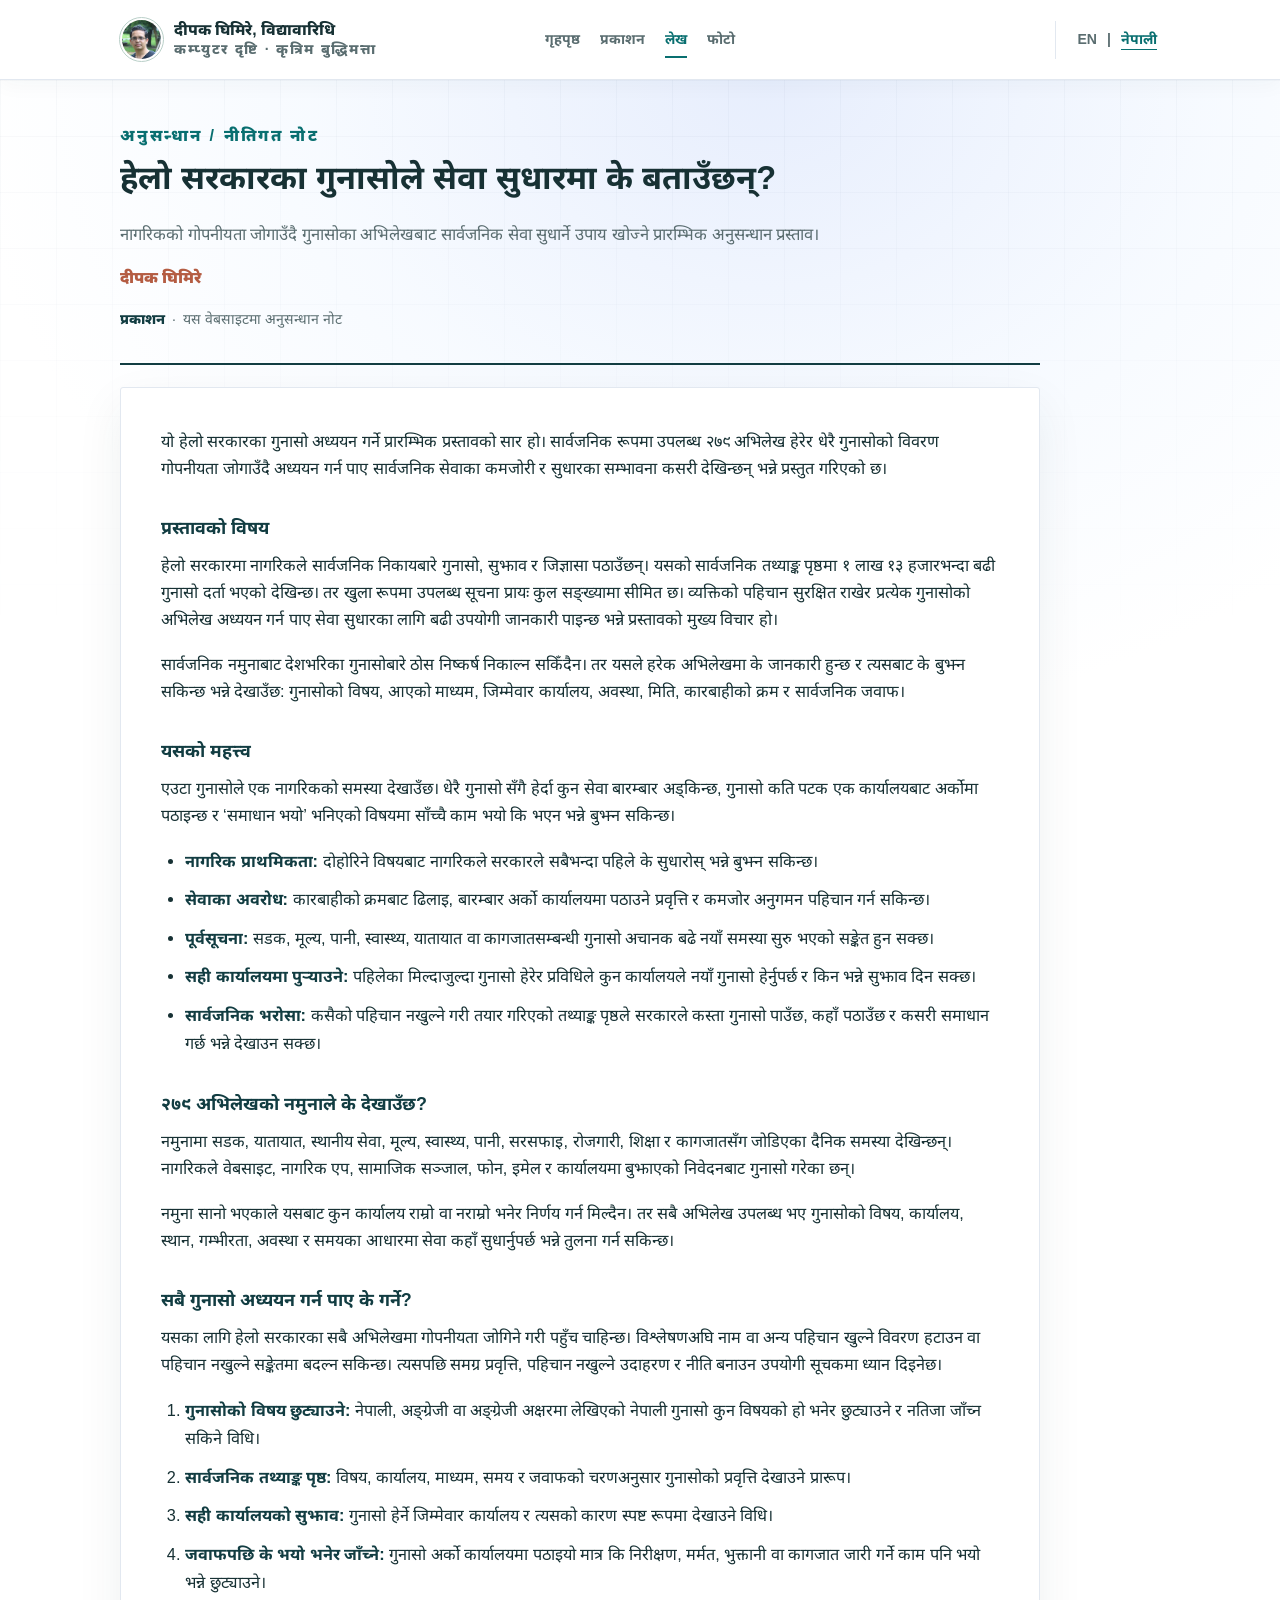
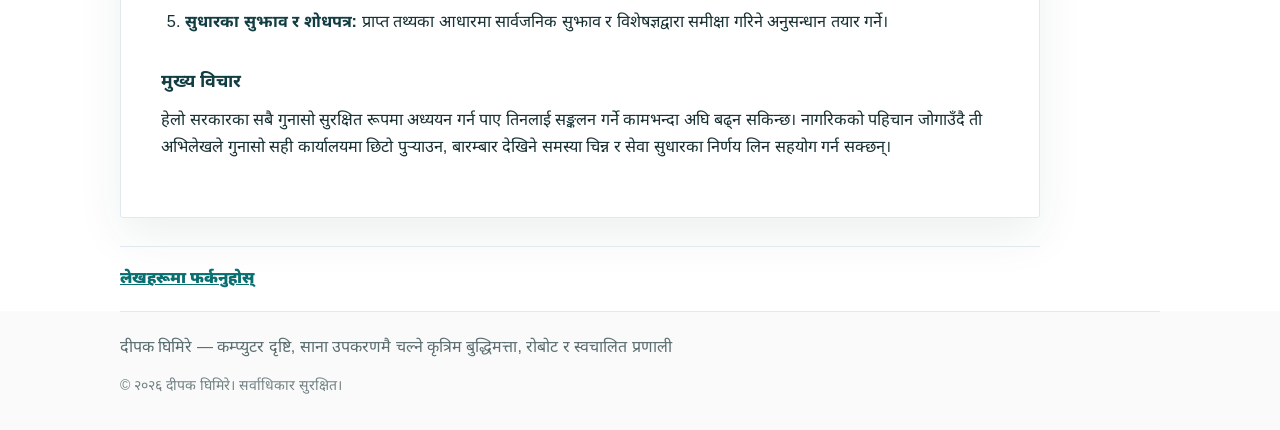
<file: ne/writing/hello-sarkar-grievance-ai-pilot.html>
<!DOCTYPE html>
<html lang="ne">
<head>
  <meta charset="UTF-8">
  <meta name="viewport" content="width=device-width, initial-scale=1.0">
  <meta name="description" content="हेलो सरकारका गुनासो अध्ययन गरी सार्वजनिक सेवा सुधार्ने उपायबारे प्रारम्भिक अनुसन्धान प्रस्ताव।">
  <title>हेलो सरकारका गुनासो र सेवा सुधार | दीपक घिमिरे</title>
  <link rel="stylesheet" href="../../assets/css/styles.css?v=7">
  <link rel="stylesheet" href="../../assets/css/redesign.css?v=74">
</head>
<body>
  <header class="site-header">
    <a class="brand" href="../index.html" aria-label="दीपक घिमिरेको गृहपृष्ठ"><span class="brand-mark"><img src="../../assets/images/deepak-portrait.jpg" alt="" width="43" height="43"></span><span>दीपक घिमिरे, विद्यावारिधि</span></a>
    <span class="language-switch" role="group" aria-label="Language"><a href="../../writing/hello-sarkar-grievance-ai-pilot.html" lang="en" hreflang="en" aria-label="English">EN</a><span aria-hidden="true">|</span><a class="active-lang" href="hello-sarkar-grievance-ai-pilot.html" lang="ne" hreflang="ne" aria-current="page">नेपाली</a></span>
    <button class="nav-toggle" aria-label="मेनु खोल्नुहोस्" aria-expanded="false" aria-controls="site-nav"><span></span><span></span><span></span></button>
    <nav id="site-nav" class="site-nav">
      <a href="../index.html">गृहपृष्ठ</a>
      <a href="../publications.html">प्रकाशन</a>
      <a class="active" href="../writing.html">लेख</a>
      <a href="../gallery.html">फोटो</a>
    </nav>
  </header>

  <main class="article-page">
    <article class="long-article">
      <header class="article-hero">
        <div>
          <p class="eyebrow">अनुसन्धान / नीतिगत नोट</p>
          <h1>हेलो सरकारका गुनासोले सेवा सुधारमा के बताउँछन्?</h1>
          <p class="article-deck">नागरिकको गोपनीयता जोगाउँदै गुनासोका अभिलेखबाट सार्वजनिक सेवा सुधार्ने उपाय खोज्ने प्रारम्भिक अनुसन्धान प्रस्ताव।</p>
          <p class="article-byline">दीपक घिमिरे</p>
          <p class="article-source-link"><span class="article-source-label">प्रकाशन</span><span aria-hidden="true">·</span><span>यस वेबसाइटमा अनुसन्धान नोट</span></p>
        </div>
      </header>

      <div class="article-body">
        <p>यो हेलो सरकारका गुनासो अध्ययन गर्ने प्रारम्भिक प्रस्तावको सार हो। सार्वजनिक रूपमा उपलब्ध २७९ अभिलेख हेरेर धेरै गुनासोको विवरण गोपनीयता जोगाउँदै अध्ययन गर्न पाए सार्वजनिक सेवाका कमजोरी र सुधारका सम्भावना कसरी देखिन्छन् भन्ने प्रस्तुत गरिएको छ।</p>

        <h2>प्रस्तावको विषय</h2>
        <p>हेलो सरकारमा नागरिकले सार्वजनिक निकायबारे गुनासो, सुझाव र जिज्ञासा पठाउँछन्। यसको सार्वजनिक तथ्याङ्क पृष्ठमा १ लाख १३ हजारभन्दा बढी गुनासो दर्ता भएको देखिन्छ। तर खुला रूपमा उपलब्ध सूचना प्रायः कुल सङ्ख्यामा सीमित छ। व्यक्तिको पहिचान सुरक्षित राखेर प्रत्येक गुनासोको अभिलेख अध्ययन गर्न पाए सेवा सुधारका लागि बढी उपयोगी जानकारी पाइन्छ भन्ने प्रस्तावको मुख्य विचार हो।</p>
        <p>सार्वजनिक नमुनाबाट देशभरिका गुनासोबारे ठोस निष्कर्ष निकाल्न सकिँदैन। तर यसले हरेक अभिलेखमा के जानकारी हुन्छ र त्यसबाट के बुझ्न सकिन्छ भन्ने देखाउँछ: गुनासोको विषय, आएको माध्यम, जिम्मेवार कार्यालय, अवस्था, मिति, कारबाहीको क्रम र सार्वजनिक जवाफ।</p>

        <h2>यसको महत्त्व</h2>
        <p>एउटा गुनासोले एक नागरिकको समस्या देखाउँछ। धेरै गुनासो सँगै हेर्दा कुन सेवा बारम्बार अड्किन्छ, गुनासो कति पटक एक कार्यालयबाट अर्कोमा पठाइन्छ र ‘समाधान भयो’ भनिएको विषयमा साँच्चै काम भयो कि भएन भन्ने बुझ्न सकिन्छ।</p>
        <ul class="article-bullet-list">
          <li><strong>नागरिक प्राथमिकता:</strong> दोहोरिने विषयबाट नागरिकले सरकारले सबैभन्दा पहिले के सुधारोस् भन्ने बुझ्न सकिन्छ।</li>
          <li><strong>सेवाका अवरोध:</strong> कारबाहीको क्रमबाट ढिलाइ, बारम्बार अर्को कार्यालयमा पठाउने प्रवृत्ति र कमजोर अनुगमन पहिचान गर्न सकिन्छ।</li>
          <li><strong>पूर्वसूचना:</strong> सडक, मूल्य, पानी, स्वास्थ्य, यातायात वा कागजातसम्बन्धी गुनासो अचानक बढे नयाँ समस्या सुरु भएको सङ्केत हुन सक्छ।</li>
          <li><strong>सही कार्यालयमा पुर्‍याउने:</strong> पहिलेका मिल्दाजुल्दा गुनासो हेरेर प्रविधिले कुन कार्यालयले नयाँ गुनासो हेर्नुपर्छ र किन भन्ने सुझाव दिन सक्छ।</li>
          <li><strong>सार्वजनिक भरोसा:</strong> कसैको पहिचान नखुल्ने गरी तयार गरिएको तथ्याङ्क पृष्ठले सरकारले कस्ता गुनासो पाउँछ, कहाँ पठाउँछ र कसरी समाधान गर्छ भन्ने देखाउन सक्छ।</li>
        </ul>

        <h2>२७९ अभिलेखको नमुनाले के देखाउँछ?</h2>
        <p>नमुनामा सडक, यातायात, स्थानीय सेवा, मूल्य, स्वास्थ्य, पानी, सरसफाइ, रोजगारी, शिक्षा र कागजातसँग जोडिएका दैनिक समस्या देखिन्छन्। नागरिकले वेबसाइट, नागरिक एप, सामाजिक सञ्जाल, फोन, इमेल र कार्यालयमा बुझाएको निवेदनबाट गुनासो गरेका छन्।</p>
        <p>नमुना सानो भएकाले यसबाट कुन कार्यालय राम्रो वा नराम्रो भनेर निर्णय गर्न मिल्दैन। तर सबै अभिलेख उपलब्ध भए गुनासोको विषय, कार्यालय, स्थान, गम्भीरता, अवस्था र समयका आधारमा सेवा कहाँ सुधार्नुपर्छ भन्ने तुलना गर्न सकिन्छ।</p>

        <h2>सबै गुनासो अध्ययन गर्न पाए के गर्ने?</h2>
        <p>यसका लागि हेलो सरकारका सबै अभिलेखमा गोपनीयता जोगिने गरी पहुँच चाहिन्छ। विश्लेषणअघि नाम वा अन्य पहिचान खुल्ने विवरण हटाउन वा पहिचान नखुल्ने सङ्केतमा बदल्न सकिन्छ। त्यसपछि समग्र प्रवृत्ति, पहिचान नखुल्ने उदाहरण र नीति बनाउन उपयोगी सूचकमा ध्यान दिइनेछ।</p>
        <ol class="article-number-list">
          <li><strong>गुनासोको विषय छुट्याउने:</strong> नेपाली, अङ्ग्रेजी वा अङ्ग्रेजी अक्षरमा लेखिएको नेपाली गुनासो कुन विषयको हो भनेर छुट्याउने र नतिजा जाँच्न सकिने विधि।</li>
          <li><strong>सार्वजनिक तथ्याङ्क पृष्ठ:</strong> विषय, कार्यालय, माध्यम, समय र जवाफको चरणअनुसार गुनासोको प्रवृत्ति देखाउने प्रारूप।</li>
          <li><strong>सही कार्यालयको सुझाव:</strong> गुनासो हेर्ने जिम्मेवार कार्यालय र त्यसको कारण स्पष्ट रूपमा देखाउने विधि।</li>
          <li><strong>जवाफपछि के भयो भनेर जाँच्ने:</strong> गुनासो अर्को कार्यालयमा पठाइयो मात्र कि निरीक्षण, मर्मत, भुक्तानी वा कागजात जारी गर्ने काम पनि भयो भन्ने छुट्याउने।</li>
          <li><strong>सुधारका सुझाव र शोधपत्र:</strong> प्राप्त तथ्यका आधारमा सार्वजनिक सुझाव र विशेषज्ञद्वारा समीक्षा गरिने अनुसन्धान तयार गर्ने।</li>
        </ol>

        <h2>मुख्य विचार</h2>
        <p>हेलो सरकारका सबै गुनासो सुरक्षित रूपमा अध्ययन गर्न पाए तिनलाई सङ्कलन गर्ने कामभन्दा अघि बढ्न सकिन्छ। नागरिकको पहिचान जोगाउँदै ती अभिलेखले गुनासो सही कार्यालयमा छिटो पुर्‍याउन, बारम्बार देखिने समस्या चिन्न र सेवा सुधारका निर्णय लिन सहयोग गर्न सक्छन्।</p>
      </div>

      <footer class="article-footer-nav"><a href="../writing.html">लेखहरूमा फर्कनुहोस्</a></footer>
    </article>
  </main>

  <footer class="site-footer">
    <p>दीपक घिमिरे — कम्प्युटर दृष्टि, साना उपकरणमै चल्ने कृत्रिम बुद्धिमत्ता, रोबोट र स्वचालित प्रणाली</p>
    <p class="copyright">&copy; २०२६ दीपक घिमिरे। सर्वाधिकार सुरक्षित।</p>
  </footer>
  <script src="../../assets/js/main.js?v=10"></script>
</body>
</html>
</file>
<file: assets/css/styles.css>
/* ===== Design Tokens ===== */

:root {
  --ink: #182126;
  --muted: #5e6a70;
  --paper: #f3f8ef;
  --surface: #ffffff;
  --line: #dfe4e2;
  --deep-red: #8f1d18;
  --river: #1d6f78;
  --leaf: #52764b;
  --gold: #c38b2b;
  --night: #24343d;
  --shadow: 0 24px 70px rgba(21, 38, 44, 0.12);
  --radius: 8px;
  --max: 1160px;
}

/* ===== Base Reset & Elements ===== */

* {
  box-sizing: border-box;
}

html {
  scroll-behavior: smooth;
}

body {
  margin: 0;
  background: var(--paper);
  color: var(--ink);
  font-family: Inter, ui-sans-serif, system-ui, -apple-system, BlinkMacSystemFont, "Segoe UI", sans-serif;
  line-height: 1.6;
}

img {
  max-width: 100%;
  display: block;
}

a {
  color: inherit;
}

/* ===== Header & Navigation ===== */

.site-header {
  position: sticky;
  top: 0;
  z-index: 20;
  display: flex;
  align-items: center;
  justify-content: space-between;
  gap: 24px;
  width: min(var(--max), calc(100% - 32px));
  margin: 0 auto;
  padding: 16px 0;
  backdrop-filter: blur(14px);
}

.brand {
  display: inline-flex;
  align-items: center;
  gap: 10px;
  font-weight: 800;
  text-decoration: none;
  letter-spacing: 0;
}

.brand-mark {
  display: grid;
  place-items: center;
  width: 38px;
  height: 38px;
  border: 1px solid var(--line);
  border-radius: 50%;
  background: var(--surface);
  color: var(--deep-red);
  font-weight: 900;
}

.site-nav {
  display: flex;
  align-items: center;
  gap: 8px;
  padding: 6px;
  border: 1px solid rgba(223, 228, 226, 0.9);
  border-radius: 999px;
  background: rgba(255, 255, 255, 0.78);
  box-shadow: 0 10px 35px rgba(21, 38, 44, 0.08);
}

.site-nav a {
  padding: 9px 15px;
  border-radius: 999px;
  color: var(--muted);
  text-decoration: none;
  font-size: 0.94rem;
  font-weight: 700;
}

.site-nav a.active,
.site-nav a:hover {
  background: var(--night);
  color: white;
}

.language-switch {
  display: inline-flex;
  align-items: center;
  gap: 7px;
  margin-left: 8px;
  padding: 5px 10px;
  border-left: 1px solid var(--line);
  border-radius: 999px;
  background: rgba(247, 248, 244, 0.8);
  color: var(--muted);
  font-size: 0.88rem;
  font-weight: 900;
}

.site-nav .language-switch a {
  padding: 2px 3px;
  border-radius: 0;
  background: transparent;
  color: var(--muted);
}

.site-nav .language-switch a:hover,
.site-nav .language-switch a.active-lang {
  background: transparent;
  color: var(--deep-red);
}

.nav-toggle {
  display: none;
  width: 42px;
  height: 42px;
  border: 1px solid var(--line);
  border-radius: 50%;
  background: var(--surface);
}

.nav-toggle span {
  display: block;
  width: 18px;
  height: 2px;
  margin: 4px auto;
  background: var(--ink);
}

main {
  width: min(var(--max), calc(100% - 32px));
  margin: 0 auto;
}

/* ===== Home: Hero ===== */

.hero {
  position: relative;
  min-height: calc(100vh - 88px);
  display: grid;
  grid-template-columns: minmax(0, 1.08fr) minmax(320px, 0.92fr);
  align-items: center;
  gap: 56px;
  padding: 54px 0 72px;
}

.eyebrow,
.section-kicker,
.pub-meta,
.post-type {
  margin: 0 0 10px;
  color: var(--deep-red);
  font-size: 0.88rem;
  font-weight: 900;
  letter-spacing: 0.07em;
  text-transform: uppercase;
}

h1,
h2,
h3,
p {
  margin-top: 0;
}

h1 {
  max-width: 860px;
  margin-bottom: 24px;
  font-size: clamp(1.95rem, 3.4vw, 3.35rem);
  line-height: 1.12;
  letter-spacing: 0;
}

h2 {
  margin-bottom: 12px;
  font-size: clamp(1.25rem, 1.85vw, 1.85rem);
  line-height: 1.22;
  letter-spacing: 0;
}

h3 {
  margin-bottom: 8px;
  font-size: 1rem;
  line-height: 1.25;
}

.hero-text,
.page-hero p,
.origin-band p {
  max-width: 720px;
  color: var(--muted);
  font-size: 1rem;
}

.construction-note {
  display: inline-flex;
  align-items: center;
  gap: 9px;
  margin: 0 0 18px;
  padding: 8px 12px;
  border: 1px solid rgba(195, 139, 43, 0.32);
  border-radius: 999px;
  background: rgba(255, 255, 255, 0.72);
  color: var(--muted);
  font-size: 0.9rem;
  font-weight: 800;
  box-shadow: 0 10px 30px rgba(21, 38, 44, 0.06);
}

.status-dot {
  width: 9px;
  height: 9px;
  border-radius: 50%;
  background: var(--gold);
  box-shadow: 0 0 0 4px rgba(195, 139, 43, 0.16);
  flex: 0 0 auto;
}

.hero-actions {
  display: flex;
  flex-wrap: wrap;
  gap: 12px;
  margin-top: 30px;
}

.button {
  display: inline-flex;
  align-items: center;
  justify-content: center;
  min-height: 46px;
  padding: 12px 18px;
  border: 1px solid var(--night);
  border-radius: 999px;
  text-decoration: none;
  font-weight: 800;
}

.button.primary {
  background: var(--night);
  color: white;
}

.button.secondary {
  background: transparent;
  color: var(--night);
}

.hero-visual {
  position: relative;
  min-height: 540px;
  display: grid;
  place-items: center;
}

.hero-visual::before {
  content: "";
  position: absolute;
  inset: 8% 4% 4% 12%;
  border: 1px solid rgba(29, 111, 120, 0.2);
  border-radius: 50%;
  background:
    linear-gradient(135deg, rgba(143, 29, 24, 0.13), transparent 44%),
    linear-gradient(315deg, rgba(82, 118, 75, 0.16), transparent 54%),
    var(--surface);
  box-shadow: var(--shadow);
}

.portrait-frame {
  position: relative;
  width: min(78%, 380px);
  aspect-ratio: 1;
  overflow: hidden;
  border: 12px solid var(--surface);
  border-radius: 50%;
  box-shadow: var(--shadow);
}

.portrait-frame img {
  width: 100%;
  height: 100%;
  object-fit: cover;
}

.signal-card {
  position: absolute;
  width: 178px;
  padding: 16px;
  border: 1px solid var(--line);
  border-radius: var(--radius);
  background: rgba(255, 255, 255, 0.9);
  box-shadow: 0 18px 45px rgba(21, 38, 44, 0.12);
}

.signal-card strong {
  display: block;
  color: var(--river);
  font-size: 1.7rem;
  line-height: 1;
}

.signal-card span {
  color: var(--muted);
  font-size: 0.9rem;
}

.signal-one {
  left: 0;
  bottom: 18%;
}

.signal-two {
  right: 0;
  top: 15%;
}

.scroll-cue {
  position: fixed;
  left: 50%;
  bottom: 22px;
  z-index: 30;
  display: inline-flex;
  align-items: center;
  gap: 13px;
  min-height: 54px;
  padding: 10px 16px 10px 18px;
  border: 1px solid rgba(223, 228, 226, 0.95);
  border-radius: 999px;
  background: rgba(255, 255, 255, 0.88);
  color: var(--muted);
  box-shadow: 0 16px 44px rgba(21, 38, 44, 0.12);
  backdrop-filter: blur(12px);
  font-size: 0.84rem;
  font-weight: 900;
  letter-spacing: 0.08em;
  text-decoration: none;
  text-transform: uppercase;
  transform: translateX(-50%);
  transition: opacity 180ms ease, visibility 180ms ease;
}

.scroll-cue:hover {
  color: var(--deep-red);
}

.scroll-cue.hidden {
  opacity: 0;
  visibility: hidden;
  pointer-events: none;
}

.scroll-line {
  width: 58px;
  height: 1px;
  background: var(--deep-red);
}

.scroll-dot {
  position: relative;
  display: inline-block;
  width: 28px;
  height: 42px;
  border: 2px solid var(--deep-red);
  border-radius: 999px;
  background: rgba(255, 255, 255, 0.82);
}

.scroll-dot::after {
  content: "";
  position: absolute;
  left: 50%;
  top: 9px;
  width: 5px;
  height: 5px;
  border-radius: 50%;
  background: var(--deep-red);
  transform: translateX(-50%);
  animation: scrollPulse 1.55s ease-in-out infinite;
}

@keyframes scrollPulse {
  0% {
    opacity: 0;
    transform: translate(-50%, 0);
  }
  35% {
    opacity: 1;
  }
  100% {
    opacity: 0;
    transform: translate(-50%, 16px);
  }
}

.metrics-band,
.origin-band,
.profiles,
.editorial-guide,
.gallery-note {
  margin: 16px 0 24px;
  padding: 30px;
  border: 1px solid var(--line);
  border-radius: var(--radius);
  background: var(--surface);
  box-shadow: 0 16px 45px rgba(21, 38, 44, 0.06);
}

/* ===== Home: Metrics Band ===== */

.metrics-band {
  display: grid;
  grid-template-columns: repeat(4, 1fr);
  gap: 1px;
  padding: 0;
  overflow: hidden;
}

.metrics-band div,
.metrics-band a {
  min-height: 118px;
  padding: 24px;
  background: linear-gradient(180deg, #ffffff, #f7f8f4);
}

.metrics-band a {
  text-decoration: none;
  transition: background 0.2s ease;
}

.metrics-band a:hover {
  background: linear-gradient(180deg, #f7f8f4, #eef1ea);
}

.metrics-band strong {
  display: block;
  color: var(--deep-red);
  font-size: 2.1rem;
  line-height: 1;
}

.metrics-band span {
  color: var(--muted);
  font-weight: 700;
}

.section-grid,
.news-section,
.timeline-section,
.two-column,
.writing-layout,
.gallery-grid,
.publication-grid,
.publication-list {
  margin: 0 0 24px;
}

/* ===== Home: News ===== */

.news-card {
  display: grid;
  gap: 4px;
  padding: 16px 22px;
  border: 1px solid var(--line);
  border-radius: var(--radius);
  background:
    linear-gradient(135deg, rgba(29, 111, 120, 0.08), transparent 54%),
    var(--surface);
  box-shadow: 0 16px 45px rgba(21, 38, 44, 0.06);
}

.news-list {
  display: grid;
}

.news-item {
  display: grid;
  grid-template-columns: 64px auto 1fr;
  align-items: baseline;
  column-gap: 12px;
  padding: 7px 2px;
  border-bottom: 1px solid rgba(29, 111, 120, 0.12);
}

.news-list .news-item:last-of-type {
  border-bottom: none;
}

.news-item[hidden] {
  display: none;
}

.news-item.news-extra {
  opacity: 0.72;
}

.news-item time {
  color: var(--deep-red);
  font-size: 0.76rem;
  font-weight: 800;
  line-height: 1.4;
  white-space: nowrap;
}

.news-tags {
  display: inline-flex;
  align-items: center;
  gap: 6px;
}

.news-tag {
  display: inline-block;
  padding: 1px 8px;
  border-radius: 999px;
  background: rgba(29, 111, 120, 0.1);
  color: var(--river);
  font-size: 0.68rem;
  font-weight: 800;
  letter-spacing: 0.04em;
  line-height: 1.5;
  text-transform: uppercase;
  white-space: nowrap;
}

.news-tag--journal {
  background: rgba(29, 111, 120, 0.1);
  color: var(--river);
}

.news-tag--conference {
  background: rgba(195, 139, 43, 0.16);
  color: #8a611d;
}

.news-tag--health {
  background: rgba(82, 118, 75, 0.14);
  color: var(--leaf);
}

.news-tag--service {
  background: rgba(94, 106, 112, 0.14);
  color: var(--muted);
}

.news-tag--review {
  background: rgba(143, 29, 24, 0.1);
  color: var(--deep-red);
  border: 1px dashed rgba(143, 29, 24, 0.4);
  padding: 0 7px;
}

.news-new {
  display: inline-block;
  padding: 1px 7px;
  border-radius: 999px;
  background: var(--deep-red);
  color: #fff;
  font-size: 0.64rem;
  font-weight: 800;
  letter-spacing: 0.04em;
  line-height: 1.5;
  text-transform: uppercase;
  white-space: nowrap;
}

.news-new[hidden] {
  display: none;
}

.news-item p {
  margin: 0;
  color: var(--ink);
  font-size: 0.92rem;
  line-height: 1.4;
}

.news-highlight {
  padding: 0 3px;
  border-radius: 4px;
  background: rgba(195, 139, 43, 0.13);
  color: #604415;
  font-weight: 650;
}

.news-toggle {
  display: inline-flex;
  align-items: center;
  gap: 3px;
  justify-self: start;
  margin-top: 2px;
  padding: 2px 0;
  border: none;
  background: none;
  color: var(--river);
  cursor: pointer;
  font: inherit;
  font-size: 0.8rem;
  font-weight: 800;
}

.news-toggle::after {
  content: "\2304";
  font-size: 0.7em;
  transition: transform 150ms ease;
}

.news-toggle[aria-expanded="true"]::after {
  transform: rotate(180deg);
}

.news-toggle:hover {
  color: var(--ink);
  text-decoration: underline;
}

/* ===== Home: Highlights & Focus Cards ===== */

.section-grid {
  display: grid;
  grid-template-columns: 1fr;
  gap: 8px;
}

.section-grid > div:first-child {
  max-width: 680px;
}

.focus-grid {
  display: grid;
  grid-template-columns: repeat(2, minmax(0, 1fr));
  gap: 12px;
  min-width: 0;
}

.focus-card,
.panel,
.publication-card,
.feature-post,
.post-list article,
.gallery-item {
  border: 1px solid var(--line);
  border-radius: var(--radius);
  background: var(--surface);
  box-shadow: 0 16px 45px rgba(21, 38, 44, 0.06);
  transition: border-color 180ms ease, box-shadow 180ms ease, transform 180ms ease;
}

.focus-card:hover,
.panel:hover,
.publication-card:hover,
.feature-post:hover,
.post-list article:hover,
.gallery-item:hover,
.timeline-content:hover,
.service-row:hover,
.thesis-link:hover {
  border-color: rgba(29, 111, 120, 0.42);
  box-shadow: 0 22px 58px rgba(21, 38, 44, 0.12);
  transform: translateY(-2px);
}

.focus-card {
  display: block;
  min-width: 0;
  min-height: 172px;
  padding: 20px;
  overflow: hidden;
}

.focus-card-visual {
  padding-top: 12px;
}

.focus-card-image {
  width: 100%;
  max-width: 100%;
  min-width: 0;
  margin: 14px 0 0;
  aspect-ratio: 1482 / 359;
  overflow: hidden;
  border: 1px solid rgba(29, 111, 120, 0.14);
  border-radius: 7px;
  background: #f7f8f4;
}

.focus-image-button {
  display: block;
  width: 100%;
  height: 100%;
  padding: 0;
  border: 0;
  background: transparent;
  cursor: zoom-in;
}

.focus-image-button:focus-visible {
  outline: 2px solid var(--river);
  outline-offset: -3px;
}

.focus-card-image img {
  display: block;
  width: 100%;
  max-width: 100%;
  height: 100%;
  object-fit: fill;
}

.focus-card h3 {
  margin-bottom: 6px;
}

.focus-card p {
  margin-bottom: 0;
}

.focus-card p,
.timeline p,
.panel p,
.publication-card p,
.post-list p,
.feature-post p,
.gallery-note p {
  color: var(--muted);
}

.post-source {
  margin-bottom: 14px;
  color: var(--deep-red);
  font-weight: 900;
}

/* ===== Shared Icon Pictograms (.mini-icon / .pub-icon) ===== */

.mini-icon,
.pub-icon {
  display: block;
  width: 46px;
  height: 46px;
  margin-bottom: 14px;
  border-radius: 8px;
  background: var(--night);
  position: relative;
  overflow: hidden;
}

.mini-icon::before,
.mini-icon::after,
.pub-icon::before,
.pub-icon::after {
  content: "";
  position: absolute;
}

.mini-icon.vision::before {
  width: 27px;
  height: 17px;
  left: 10px;
  top: 15px;
  border: 3px solid white;
  border-radius: 50%;
}

.mini-icon.vision::after {
  width: 7px;
  height: 7px;
  left: 20px;
  top: 20px;
  border-radius: 50%;
  background: var(--gold);
}

.mini-icon.edge::before,
.mini-icon.robot::before,
.pub-icon.chip::before,
.pub-icon.accelerator::before {
  inset: 11px;
  border: 2px solid white;
  border-radius: 4px;
}

.mini-icon.edge::after,
.pub-icon.chip::after {
  width: 28px;
  height: 2px;
  left: 9px;
  top: 22px;
  background: var(--gold);
  box-shadow: 0 -9px var(--gold), 0 9px var(--gold);
}

.mini-icon.robot::after {
  width: 18px;
  height: 18px;
  right: 7px;
  bottom: 7px;
  border: 3px solid var(--gold);
  border-radius: 50%;
}

.mini-icon.agri {
  background: var(--leaf);
}

.mini-icon.agri::before,
.pub-icon.leaf::before {
  width: 23px;
  height: 28px;
  left: 12px;
  top: 9px;
  border-radius: 28px 2px 28px 2px;
  background: white;
}

.mini-icon.agri::after,
.pub-icon.leaf::after {
  width: 2px;
  height: 23px;
  left: 23px;
  top: 15px;
  background: var(--leaf);
  transform: rotate(35deg);
}

/* ===== Section Heading & Career Timeline ===== */

.section-heading {
  max-width: 680px;
  margin-bottom: 8px;
}

.timeline {
  display: grid;
  gap: 0;
  padding: 4px 0;
}

.timeline article {
  position: relative;
  display: grid;
  grid-template-columns: 160px 44px minmax(0, 1fr);
  gap: 14px;
  min-height: auto;
}

.timeline article::before {
  content: "";
  box-sizing: border-box;
  position: absolute;
  left: 194px;
  top: 0;
  bottom: 0;
  width: 4px;
  border-radius: 999px;
  background: rgba(29, 111, 120, 0.22);
}

.timeline article::after {
  content: "";
  box-sizing: border-box;
  position: absolute;
  left: 181px;
  top: 22px;
  width: 30px;
  height: 30px;
  border: 7px solid var(--paper);
  border-radius: 50%;
  background: var(--deep-red);
  box-shadow: 0 0 0 1px rgba(143, 29, 24, 0.25), 0 12px 26px rgba(21, 38, 44, 0.12);
}

.timeline article:first-child::before {
  top: 22px;
}

.timeline article:last-child::before {
  bottom: calc(100% - 38px);
}

.timeline article:nth-child(even)::after {
  background: var(--river);
  box-shadow: 0 0 0 2px rgba(29, 111, 120, 0.22);
}

.timeline article:nth-child(3n)::after {
  background: var(--leaf);
}

.timeline-meta {
  grid-column: 1;
  display: grid;
  align-content: start;
  justify-items: end;
  gap: 8px;
  padding-top: 18px;
  text-align: right;
}

.timeline-meta span {
  display: inline-flex;
  align-items: center;
  min-height: 28px;
  padding: 5px 9px;
  border-radius: 999px;
  background: #f7f8f4;
  color: var(--deep-red);
  font-size: 0.83rem;
  font-weight: 900;
}

.timeline-meta .timeline-date {
  min-height: 0;
  padding: 0;
  background: transparent;
  color: var(--night);
  font-size: 0.88rem;
  line-height: 1.25;
}

.timeline-content {
  grid-column: 3;
  position: relative;
  margin-top: 18px;
  margin-bottom: 4px;
  padding: 14px 16px;
  border: 1px solid var(--line);
  border-radius: var(--radius);
  background: var(--surface);
  box-shadow: 0 16px 45px rgba(21, 38, 44, 0.06);
  transition: border-color 180ms ease, box-shadow 180ms ease, transform 180ms ease;
}

.timeline h3 {
  margin-bottom: 4px;
  line-height: 1.18;
}

.timeline-org {
  margin: -1px 0 6px;
  color: var(--river);
  font-weight: 850;
  line-height: 1.25;
}

.timeline-summary-row {
  margin-bottom: 0;
}

.timeline-summary-row p {
  display: inline;
  margin: 0 8px 0 0;
  color: var(--muted);
  line-height: 1.55;
}

.timeline details {
  display: inline;
}

.timeline summary {
  display: inline-flex;
  align-items: center;
  min-height: 26px;
  padding: 3px 7px;
  border: 1px solid rgba(143, 29, 24, 0.22);
  border-radius: 999px;
  background: #fbfcfa;
  color: var(--deep-red);
  cursor: pointer;
  font-size: 0.76rem;
  font-weight: 900;
  line-height: 1;
  list-style: none;
  text-transform: uppercase;
}

.timeline summary::-webkit-details-marker {
  display: none;
}

.timeline summary::after {
  content: "+";
  margin-left: 6px;
}

.timeline details[open] summary::after {
  content: "-";
}

.timeline details[open] summary {
  font-size: 0;
  gap: 0;
}

.timeline details[open] summary::before {
  content: "Hide";
  font-size: 0.78rem;
}

.timeline ul {
  display: block;
  margin: 12px 0 0;
  padding-left: 18px;
  color: var(--muted);
  font-size: 0.94rem;
}

.timeline li + li {
  margin-top: 7px;
}

.two-column,
/* ===== Home: Writing & Service Preview ===== */

.writing-layout {
  display: grid;
  grid-template-columns: repeat(2, minmax(0, 1fr));
  gap: 14px;
}

.panel,
.feature-post {
  padding: 24px;
}

.stacked-list {
  display: grid;
  gap: 9px;
}

.stacked-list article {
  padding-top: 12px;
  border-top: 1px solid var(--line);
}

.stacked-list article:first-child {
  padding-top: 0;
  border-top: 0;
}

.stacked-list article h3 {
  margin-bottom: 5px;
}

.stacked-list article p {
  margin-bottom: 0;
  line-height: 1.45;
}

.stacked-list a {
  color: var(--river);
  font-weight: 900;
}

.thesis-link {
  display: grid;
  gap: 2px;
  margin-top: 7px;
  padding: 9px 11px;
  border: 1px solid rgba(29, 111, 120, 0.2);
  border-radius: var(--radius);
  background: #fbfcfa;
  text-decoration: none;
}

.thesis-link:hover {
  border-color: rgba(29, 111, 120, 0.48);
  background: #f0f7f6;
}

.thesis-link span {
  color: var(--deep-red);
  font-size: 0.72rem;
  font-weight: 900;
  letter-spacing: 0.08em;
  text-transform: uppercase;
}

.thesis-link strong {
  color: var(--river);
  font-size: 0.92rem;
  line-height: 1.28;
}

.service-list {
  display: grid;
  gap: 8px;
}

.service-row {
  display: grid;
  gap: 2px;
  padding: 14px;
  border: 1px solid var(--line);
  border-radius: var(--radius);
  background: #fbfcfa;
  text-decoration: none;
}

.service-row:hover {
  border-color: rgba(29, 111, 120, 0.38);
}

.service-row span {
  color: var(--deep-red);
  font-size: 0.75rem;
  font-weight: 900;
  letter-spacing: 0.08em;
  text-transform: uppercase;
}

.service-row strong {
  color: var(--ink);
  font-size: 0.96rem;
  line-height: 1.28;
}

.service-row em {
  color: var(--muted);
  font-size: 0.88rem;
  font-style: normal;
}

.service-row-group {
  gap: 7px;
}

.service-sublist {
  display: grid;
  gap: 7px;
}

.service-sublist a {
  display: grid;
  gap: 2px;
  padding: 9px 10px;
  border: 1px solid rgba(29, 111, 120, 0.16);
  border-radius: 7px;
  background: #ffffff;
  text-decoration: none;
}

.service-sublist a:hover {
  border-color: rgba(29, 111, 120, 0.38);
  background: #f0f7f6;
}

.service-sublist span {
  color: var(--river);
  font-size: 0.78rem;
  font-weight: 900;
  letter-spacing: 0;
  text-transform: none;
}

.service-sublist strong {
  font-size: 0.9rem;
}

.service-tags {
  display: flex;
  flex-wrap: wrap;
  gap: 6px;
}

.service-tags span {
  display: inline-flex;
  align-items: center;
  padding: 5px 10px;
  border: 1px solid var(--line);
  border-radius: 999px;
  background: #f7f8f4;
  color: var(--night);
  font-size: 0.82rem;
  font-weight: 700;
  letter-spacing: 0;
  text-transform: none;
}

/* ===== Home: Profiles & Contact ===== */

.profiles {
  display: grid;
  grid-template-columns: 0.27fr 1fr;
  gap: 32px;
}

.profiles h2 {
  font-size: clamp(1.12rem, 1.7vw, 1.6rem);
}

.contact-section {
  display: grid;
  grid-template-columns: 0.42fr 1fr;
  gap: 26px;
  margin: 0 0 24px;
  padding: 24px;
  border: 1px solid var(--line);
  border-radius: var(--radius);
  background:
    linear-gradient(135deg, rgba(29, 111, 120, 0.08), transparent 46%),
    var(--surface);
  box-shadow: 0 16px 45px rgba(21, 38, 44, 0.06);
}

.contact-intro p {
  color: var(--muted);
}

.contact-form {
  display: grid;
  grid-template-columns: repeat(2, minmax(0, 1fr));
  gap: 12px;
}

.contact-form label {
  display: grid;
  gap: 7px;
  color: var(--night);
  font-size: 0.84rem;
  font-weight: 900;
}

.contact-form label:nth-of-type(4),
.contact-form button,
.form-note {
  grid-column: 1 / -1;
}

.contact-form input,
.contact-form textarea {
  width: 100%;
  border: 1px solid var(--line);
  border-radius: 8px;
  background: #fbfcfa;
  color: var(--ink);
  font: inherit;
  padding: 10px 12px;
  outline: none;
}

.contact-form input:focus,
.contact-form textarea:focus {
  border-color: rgba(29, 111, 120, 0.55);
  box-shadow: 0 0 0 4px rgba(29, 111, 120, 0.1);
}

.contact-form textarea {
  resize: vertical;
}

.contact-form button {
  justify-self: start;
  cursor: pointer;
}

.form-note {
  margin: -2px 0 0;
  color: var(--muted);
  font-size: 0.84rem;
}

.profile-links {
  display: grid;
  gap: 9px;
}

.profile-group {
  display: grid;
  gap: 5px;
}

.profile-group-label {
  margin: 0;
  color: var(--deep-red);
  font-size: 0.72rem;
  font-weight: 900;
  letter-spacing: 0.08em;
  line-height: 1.2;
  text-transform: uppercase;
}

.profile-group-grid {
  display: grid;
  grid-template-columns: repeat(4, minmax(0, 1fr));
  gap: 8px;
}

.profile-links a {
  display: flex;
  align-items: center;
  gap: 8px;
  min-height: 50px;
  padding: 9px 10px;
  border: 1px solid var(--line);
  border-radius: var(--radius);
  background: rgba(255, 255, 255, 0.66);
  font-size: 0.88rem;
  text-decoration: none;
  font-weight: 800;
  backdrop-filter: blur(6px);
}

.profile-links a > span:last-child {
  min-width: 0;
  font-size: 0.88rem;
  line-height: 1.2;
}

.profile-links a:hover {
  border-color: var(--river);
  background: rgba(240, 247, 246, 0.84);
  color: var(--river);
}

.profile-links img {
  width: 28px;
  height: 28px;
  object-fit: contain;
}

.profile-links .researchgate-logo {
  width: 26px;
  height: 26px;
}

.profile-links .scopus-profile img {
  width: 25px;
  height: 25px;
}

.consulting-profile {
  display: flex;
  align-items: center;
  min-height: 68px;
  gap: 12px;
  padding: 11px 13px;
  border-color: rgba(29, 111, 120, 0.26);
  background:
    linear-gradient(135deg, rgba(29, 111, 120, 0.26), transparent 50%),
    linear-gradient(90deg, rgba(20, 168, 0, 0.16), transparent 72%),
    rgba(255, 255, 255, 0.55);
}

.consulting-profile:hover {
  background:
    linear-gradient(135deg, rgba(29, 111, 120, 0.32), transparent 50%),
    linear-gradient(90deg, rgba(20, 168, 0, 0.2), transparent 72%),
    rgba(255, 255, 255, 0.62);
}

.consulting-profile .upwork-logo {
  width: 74px;
  height: auto;
  object-fit: contain;
  padding: 5px 7px;
  border: 1px solid rgba(20, 168, 0, 0.16);
  border-radius: 8px;
  background: rgba(255, 255, 255, 0.78);
  flex: 0 0 auto;
}

.consulting-profile em,
.consulting-profile strong,
.consulting-profile small {
  display: block;
}

.consulting-profile em {
  margin-bottom: 2px;
  color: #108a00;
  font-size: 0.75rem;
  font-style: normal;
  font-weight: 900;
  letter-spacing: 0.08em;
  line-height: 1.2;
  text-transform: uppercase;
}

.consulting-profile strong {
  color: var(--night);
  max-width: 720px;
  font-size: 0.9rem;
  line-height: 1.22;
}

.consulting-profile small {
  margin-top: 4px;
  color: var(--muted);
  font-size: 0.76rem;
  font-weight: 850;
  line-height: 1.2;
}

.consulting-note {
  display: block;
  margin: 12px 0 0;
  text-decoration: none;
}

.consulting-note .upwork-logo {
  float: left;
  width: 96px;
  padding: 2px 4px;
  margin: 0 12px 4px 0;
}

.consulting-note::after {
  content: "";
  display: block;
  clear: both;
}

.consulting-note:hover {
  box-shadow: 0 14px 34px rgba(21, 38, 44, 0.1);
  transform: translateY(-1px);
}

/* ===== Home: Origin / About Band ===== */

.origin-band {
  display: grid;
  grid-template-columns: minmax(280px, 0.42fr) minmax(0, 1fr);
  gap: 28px;
  align-items: start;
  position: relative;
  overflow: hidden;
  background:
    linear-gradient(135deg, rgba(29, 111, 120, 0.1), transparent 52%),
    linear-gradient(90deg, rgba(143, 29, 24, 0.06), transparent 74%),
    var(--surface);
}

.origin-intro {
  display: grid;
  align-content: start;
  gap: 10px;
}

.origin-intro h2 {
  max-width: 500px;
  font-size: clamp(1.06rem, 1.58vw, 1.6rem);
  line-height: 1.25;
}

.origin-copy {
  display: grid;
  gap: 14px;
  max-width: 860px;
}

.origin-lead,
.origin-footprint {
  margin: 0;
  color: var(--night);
  font-size: 1.02rem;
  line-height: 1.58;
}

.origin-lead strong,
.origin-footprint strong {
  color: var(--night);
  font-weight: 900;
}

.origin-trail {
  display: flex;
  flex-wrap: wrap;
  align-items: center;
  gap: 6px 10px;
  margin: 2px 0;
  padding: 10px 12px;
  border-left: 3px solid rgba(29, 111, 120, 0.5);
  background: rgba(255, 255, 255, 0.54);
}

.origin-trail span {
  color: var(--river);
  font-size: 0.84rem;
  font-weight: 900;
}

.origin-trail span + span::before {
  content: ">";
  margin-right: 8px;
  color: rgba(143, 29, 24, 0.7);
  font-weight: 900;
}

/* ===== Subpage Hero (Publications / Writing / Gallery) ===== */

.page-hero {
  padding: 60px 0 10px;
}

.page-hero h1 {
  max-width: 820px;
  font-size: clamp(1.85rem, 3vw, 2.85rem);
}

.publication-hero h1,
.publication-hero p,
.writing-hero h1,
.writing-hero p,
.gallery-hero h1,
.gallery-hero p {
  max-width: 1080px;
}

.publication-hero h1 {
  font-size: clamp(1.73rem, 2.82vw, 2.73rem);
}

.writing-hero h1 {
  font-size: clamp(1.49rem, 2.28vw, 2.14rem);
}

/* ===== Publications Page: Filters & Cards ===== */

.publication-controls {
  display: flex;
  flex-wrap: wrap;
  gap: 10px;
  margin-bottom: 28px;
}

.filter-button {
  min-height: 42px;
  padding: 9px 14px;
  border: 1px solid var(--line);
  border-radius: 999px;
  background: var(--surface);
  color: var(--muted);
  font-weight: 900;
  cursor: pointer;
}

.filter-button.active,
.filter-button:hover {
  background: var(--night);
  color: white;
}

.publication-grid {
  display: grid;
  grid-template-columns: repeat(2, minmax(0, 1fr));
  gap: 14px;
}

.publication-list {
  display: grid;
  gap: 11px;
}

/* ===== Publications Page: Additional Papers List ===== */

.other-publications {
  margin: 10px 0 35px;
  padding-top: 28px;
  border-top: 1px solid var(--line);
}

.other-publications .section-heading p {
  color: var(--muted);
}

.other-publications .section-heading a {
  color: var(--deep-red);
  font-weight: 700;
  text-decoration: none;
}

.other-publications .section-heading a:hover {
  text-decoration: underline;
}

.other-pub-list {
  display: grid;
  grid-template-columns: repeat(2, minmax(0, 1fr));
  gap: 6px;
  margin: 0;
  padding: 0;
  list-style: none;
}

.other-pub-list a {
  display: flex;
  flex-direction: column;
  gap: 3px;
  height: 100%;
  padding: 8px 10px;
  border: 1px solid var(--line);
  border-radius: var(--radius);
  background: var(--surface);
  text-decoration: none;
  transition: border-color 180ms ease, box-shadow 180ms ease, transform 180ms ease;
}

.other-pub-list a:hover {
  border-color: rgba(29, 111, 120, 0.42);
  box-shadow: 0 12px 28px rgba(21, 38, 44, 0.08);
  transform: translateY(-1px);
}

.other-pub-list strong {
  color: var(--ink);
  font-size: 0.85rem;
  line-height: 1.3;
  font-weight: 700;
}

.other-pub-authors {
  color: var(--muted);
  font-size: 0.74rem;
  font-weight: 500;
  line-height: 1.3;
}

.other-pub-authors b {
  color: var(--ink);
  font-weight: 800;
}

.other-pub-head {
  display: flex;
  align-items: baseline;
  flex-wrap: wrap;
  gap: 5px;
}

.other-pub-type {
  flex: 0 0 auto;
  padding: 2px 7px;
  border-radius: 999px;
  font-size: 0.62rem;
  font-weight: 800;
  letter-spacing: 0.02em;
  text-transform: uppercase;
  white-space: nowrap;
}

.other-pub-type.journal {
  background: rgba(143, 29, 24, 0.1);
  color: var(--deep-red);
}

.other-pub-type.conf {
  background: rgba(29, 111, 120, 0.12);
  color: #1d6f78;
}

.other-pub-meta {
  color: var(--muted);
  font-size: 0.72rem;
  font-weight: 700;
  line-height: 1.3;
}

.publication-card {
  display: grid;
  grid-template-columns: minmax(220px, 0.34fr) minmax(0, 1fr);
  align-items: start;
  gap: 16px;
  padding: 0;
  overflow: hidden;
}

.publication-card[hidden] {
  display: none;
}

.publication-card h2 {
  margin-bottom: 8px;
  font-size: 1.08rem;
  line-height: 1.22;
}

.publication-card p {
  margin-bottom: 10px;
}

.pub-summary-row {
  margin-bottom: 10px;
}

.pub-summary-row p {
  display: inline;
  margin-bottom: 0;
  margin-right: 8px;
}

.pub-body {
  padding: 8px 16px 12px 0;
}

.publication-card a,
.feature-post a,
.draft-link {
  color: var(--river);
  font-weight: 900;
}

.draft-link {
  display: inline-flex;
}

.pub-icon {
  margin: 0 auto;
  background: #29434a;
}

.pub-visual {
  --pub-tag-height: 12px;
  --pub-visual-height: 198px;
  position: relative;
  display: flex;
  flex-direction: column;
  align-self: start;
  height: var(--pub-visual-height);
  min-height: var(--pub-visual-height);
  padding: 0 0 var(--pub-tag-height);
  overflow: hidden;
  border-right: 1px solid var(--line);
  background:
    linear-gradient(135deg, rgba(143, 29, 24, 0.08), transparent 44%),
    linear-gradient(315deg, rgba(29, 111, 120, 0.11), transparent 52%),
    #f7f8f4;
}

.pub-visual .pub-icon {
  flex: 0 0 auto;
  width: 68px;
  height: 68px;
  margin: auto auto;
}

.pub-visual .pub-meta {
  position: relative;
  flex: 0 0 auto;
  width: 100%;
  margin: 0;
  padding: 8px 10px 6px;
  border-bottom: 1px solid rgba(223, 228, 226, 0.85);
  background: #f7f8f4;
  color: var(--deep-red);
  font-size: 0.72rem;
  line-height: 1.25;
  text-align: center;
  z-index: 2;
}

.pub-abstract {
  display: block;
  width: 100%;
  max-width: none;
  height: 100%;
  max-height: none;
  min-height: 0;
  min-width: 0;
  margin-bottom: 0;
  border: 0;
  border-radius: 0;
  background: transparent;
  object-fit: fill;
  padding: 0;
  box-shadow: none;
}

.pub-image-button {
  position: relative;
  display: block;
  flex: 1 1 auto;
  width: 100%;
  min-height: 0;
  padding: 0;
  border: 0;
  background: transparent;
  cursor: zoom-in;
}

.pub-image-button picture {
  display: block;
  width: 100%;
  height: 100%;
}

.pub-image-button:focus-visible {
  outline: 2px solid var(--river);
  outline-offset: -3px;
}

.pub-visual::after {
  position: absolute;
  display: flex;
  align-items: center;
  justify-content: center;
  left: 0;
  bottom: 0;
  width: 100%;
  height: var(--pub-tag-height);
  padding: 0 8px;
  border-top: 1px solid rgba(223, 228, 226, 0.78);
  background: #f7f8f4;
  color: var(--muted);
  font-size: 0.72rem;
  font-weight: 900;
  letter-spacing: 0.08em;
  line-height: 1;
  text-align: center;
  text-transform: uppercase;
  z-index: 2;
}

.publication-card[data-topic="edge-ai"] .pub-visual::after {
  content: "Efficient AI";
}

.publication-card[data-topic="vision"] .pub-visual::after {
  content: "Vision";
}

.publication-card[data-topic="agri"] .pub-visual::after {
  content: "Agriculture";
}

.publication-card[data-topic="health"] .pub-visual::after {
  content: "Healthcare AI";
}

.publication-card[data-topic="systems"] .pub-visual::after {
  content: "Systems";
}

/* ===== Publications Page: Image Lightbox ===== */

.image-lightbox {
  position: fixed;
  inset: 0;
  display: none;
  align-items: center;
  justify-content: center;
  padding: 28px;
  background: rgba(14, 24, 24, 0.72);
  backdrop-filter: blur(5px);
  z-index: 1000;
}

.image-lightbox.open {
  display: flex;
}

.image-lightbox-panel {
  position: relative;
  width: min(1120px, 92vw);
  max-height: 90vh;
  padding: 18px 18px 14px;
  border: 1px solid rgba(255, 255, 255, 0.18);
  border-radius: 8px;
  background: #f7f8f4;
  box-shadow: 0 24px 70px rgba(0, 0, 0, 0.32);
}

.image-lightbox-img {
  display: block;
  width: 100%;
  max-height: 76vh;
  object-fit: contain;
  background: #fff;
}

.image-lightbox-title {
  margin: 10px 42px 0 0;
  color: var(--ink);
  font-size: 0.9rem;
  font-weight: 800;
  line-height: 1.35;
}

.image-lightbox-close {
  position: absolute;
  right: 12px;
  top: 10px;
  display: inline-flex;
  align-items: center;
  justify-content: center;
  width: 32px;
  height: 32px;
  border: 1px solid rgba(29, 111, 120, 0.22);
  border-radius: 50%;
  background: rgba(255, 255, 255, 0.9);
  color: var(--ink);
  cursor: pointer;
  font-size: 1.3rem;
  line-height: 1;
}

.image-lightbox-close:hover,
.image-lightbox-close:focus-visible {
  border-color: rgba(29, 111, 120, 0.55);
  color: var(--river);
}

body.lightbox-open {
  overflow: hidden;
}

/* ===== Publications Page: Card Actions & Expandable Details ===== */

.pub-actions {
  display: flex;
  flex-wrap: wrap;
  gap: 8px;
}

.pub-actions a {
  display: inline-flex;
  align-items: center;
  gap: 7px;
  min-height: 34px;
  padding: 7px 11px;
  border: 1px solid rgba(29, 111, 120, 0.22);
  border-radius: 999px;
  background: #fbfcfa;
  color: var(--river);
  font-size: 0.86rem;
  text-decoration: none;
}

.pub-actions a:hover {
  border-color: rgba(29, 111, 120, 0.5);
  background: #f0f7f6;
}

.pub-details {
  display: inline;
}

.pub-details summary {
  display: inline-flex;
  align-items: center;
  min-height: 28px;
  padding: 4px 9px;
  border: 1px solid rgba(143, 29, 24, 0.22);
  border-radius: 999px;
  background: #fbfcfa;
  color: var(--deep-red);
  cursor: pointer;
  font-size: 0.76rem;
  font-weight: 900;
  line-height: 1;
  list-style: none;
  text-transform: uppercase;
}

.pub-details summary::-webkit-details-marker {
  display: none;
}

.pub-details summary::after {
  content: "+";
  margin-left: 6px;
}

.pub-details[open] summary::after {
  content: "-";
}

.pub-details[open] summary {
  font-size: 0;
  gap: 0;
}

.pub-details[open] summary::before {
  content: "Hide";
  font-size: 0.82rem;
}

.pub-details-body {
  display: block;
  margin-top: 10px;
  padding: 12px 14px;
  border: 1px solid rgba(29, 111, 120, 0.16);
  border-radius: var(--radius);
  background: #fbfcfa;
}

.pub-details dl {
  display: grid;
  gap: 9px;
  margin: 0;
}

.pub-details dl div {
  display: grid;
  grid-template-columns: 112px 1fr;
  gap: 12px;
}

.pub-details dt {
  color: var(--deep-red);
  font-size: 0.72rem;
  font-weight: 900;
  letter-spacing: 0.08em;
  line-height: 1.35;
  text-transform: uppercase;
}

.pub-details dd {
  margin: 0;
  color: var(--muted);
  font-size: 0.88rem;
  line-height: 1.45;
}

.author-list sup {
  color: var(--deep-red);
  font-size: 0.68em;
  font-weight: 900;
}

.author-list strong {
  color: var(--night);
  font-weight: 900;
}

.affiliation-list {
  margin: 0;
  padding-left: 18px;
}

.affiliation-list li + li {
  margin-top: 3px;
}

.corresponding-note {
  display: block;
  margin-top: 4px;
  color: var(--deep-red);
  font-size: 0.8rem;
  font-weight: 850;
}

/* ===== Action Icons (Paper / PDF / arXiv / GitHub) ===== */

.action-icon {
  position: relative;
  display: inline-block;
  width: 16px;
  height: 16px;
  flex: 0 0 16px;
}

.link-icon::before {
  content: "";
  position: absolute;
  inset: 2px;
  border: 2px solid currentColor;
  border-radius: 50%;
}

.link-icon::after {
  content: "";
  position: absolute;
  right: 0;
  top: 1px;
  width: 6px;
  height: 6px;
  border-top: 2px solid currentColor;
  border-right: 2px solid currentColor;
}

.pdf-icon::before {
  content: "";
  position: absolute;
  left: 3px;
  top: 1px;
  width: 10px;
  height: 14px;
  border: 2px solid currentColor;
  border-radius: 2px;
}

.pdf-icon::after {
  content: "";
  position: absolute;
  left: 5px;
  bottom: 4px;
  width: 8px;
  height: 2px;
  background: currentColor;
  box-shadow: 0 -4px currentColor;
}

.arxiv-icon::before {
  content: "a";
  position: absolute;
  inset: 0;
  display: grid;
  place-items: center;
  border: 2px solid currentColor;
  border-radius: 4px;
  font-size: 0.78rem;
  font-weight: 900;
  font-family: Georgia, serif;
}

.github-icon::before {
  content: "";
  position: absolute;
  left: 2px;
  top: 2px;
  width: 12px;
  height: 12px;
  border: 2px solid currentColor;
  border-radius: 50%;
}

.github-icon::after {
  content: "";
  position: absolute;
  left: 5px;
  bottom: 0;
  width: 6px;
  height: 7px;
  border-radius: 0 0 3px 3px;
  background: currentColor;
}

/* ===== Publication Topic Icon Variants ===== */

.pub-icon.pruning::before {
  width: 36px;
  height: 36px;
  left: 9px;
  top: 9px;
  border: 2px solid white;
  border-radius: 50%;
}

.pub-icon.pruning::after {
  width: 40px;
  height: 3px;
  left: 7px;
  top: 25px;
  background: var(--gold);
  transform: rotate(-28deg);
}

.pub-icon.brain::before {
  width: 30px;
  height: 26px;
  left: 12px;
  top: 14px;
  border: 3px solid white;
  border-radius: 44% 56% 52% 48%;
}

.pub-icon.brain::after {
  width: 20px;
  height: 2px;
  left: 17px;
  top: 27px;
  background: var(--gold);
  box-shadow: 0 -7px var(--gold), 0 7px var(--gold);
}

.pub-icon.health::before {
  width: 36px;
  height: 36px;
  left: 23px;
  top: 23px;
  border-radius: 50%;
  background: white;
}

.pub-icon.health::after {
  width: 30px;
  height: 8px;
  left: 26px;
  top: 37px;
  background: var(--deep-red);
  box-shadow: 0 0 0 0 var(--deep-red);
}

.pub-icon.health {
  background: var(--river);
}

.pub-icon.health span {
  display: none;
}

.pub-icon.road::before,
.pub-icon.driver::before,
.pub-icon.systems::before {
  width: 52px;
  height: 30px;
  left: 15px;
  top: 29px;
  border: 3px solid white;
  border-radius: 6px;
}

.pub-icon.road::after {
  width: 48px;
  height: 3px;
  left: 17px;
  top: 43px;
  background: var(--gold);
  transform: perspective(50px) rotateX(35deg);
}

.pub-icon.driver::after {
  width: 18px;
  height: 18px;
  left: 32px;
  top: 23px;
  border: 3px solid var(--gold);
  border-radius: 50%;
  box-shadow: 0 25px 0 -5px var(--gold);
}

.pub-icon.systems::after {
  width: 46px;
  height: 3px;
  left: 18px;
  top: 40px;
  background: var(--gold);
  box-shadow: 0 -11px white, 0 11px white;
}

.pub-icon.interaction::before {
  width: 42px;
  height: 28px;
  left: 20px;
  top: 18px;
  border: 3px solid white;
  border-radius: 5px;
}

.pub-icon.interaction::after {
  width: 13px;
  height: 24px;
  left: 36px;
  top: 40px;
  border-radius: 999px;
  background: var(--gold);
  transform: rotate(-22deg);
}

.pub-icon.face::before {
  width: 30px;
  height: 36px;
  left: 12px;
  top: 9px;
  border: 3px solid white;
  border-radius: 45%;
}

.pub-icon.face::after {
  width: 5px;
  height: 5px;
  left: 20px;
  top: 23px;
  border-radius: 50%;
  background: var(--gold);
  box-shadow: 13px 0 var(--gold), 6px 13px white;
}

.pub-icon.traffic::before {
  width: 28px;
  height: 34px;
  left: 13px;
  top: 10px;
  border-radius: 5px;
  background: white;
}

.pub-icon.traffic::after {
  width: 8px;
  height: 8px;
  left: 23px;
  top: 16px;
  border-radius: 50%;
  background: var(--deep-red);
  box-shadow: 0 10px var(--gold), 0 20px var(--leaf);
}

.pub-icon.color::before,
.pub-icon.survey::before {
  width: 24px;
  height: 24px;
  left: 8px;
  top: 9px;
  border-radius: 50%;
  background: var(--deep-red);
  box-shadow: 14px 13px var(--river), 27px 0 var(--gold);
}

.pub-icon.survey::after {
  width: 34px;
  height: 3px;
  left: 10px;
  bottom: 10px;
  background: white;
  box-shadow: 0 -7px white;
}

/* ===== Writing Page ===== */

.writing-layout {
  align-items: start;
}

.writing-section {
  margin: 0 0 24px;
  display: grid;
  grid-template-columns: minmax(150px, 0.2fr) minmax(0, 1fr);
  gap: 18px;
  align-items: start;
}

.writing-section-heading {
  position: sticky;
  top: 96px;
  padding-top: 2px;
}

.writing-section-heading .section-kicker {
  margin-bottom: 0;
  font-size: 0.86rem;
  line-height: 1.25;
}

.writing-section-heading h2 {
  margin-bottom: 8px;
  font-size: 1.35rem;
}

.writing-section-heading p:last-child {
  margin-bottom: 0;
  color: var(--muted);
  line-height: 1.55;
}

.writing-entry-list {
  display: grid;
  gap: 12px;
}

.writing-entry {
  display: grid;
  grid-template-columns: 160px minmax(0, 1fr);
  gap: 18px;
  padding: 18px;
  border: 1px solid var(--line);
  border-radius: var(--radius);
  background: var(--surface);
  box-shadow: 0 16px 45px rgba(21, 38, 44, 0.06);
  transition: border-color 180ms ease, box-shadow 180ms ease, transform 180ms ease;
}

.writing-entry:hover {
  border-color: rgba(29, 111, 120, 0.42);
  box-shadow: 0 22px 58px rgba(21, 38, 44, 0.12);
  transform: translateY(-2px);
}

.writing-entry[hidden],
.explore-more[hidden] {
  display: none;
}

.writing-entry-meta {
  display: flex;
  flex-direction: column;
  gap: 6px;
  color: var(--muted);
  font-size: 0.78rem;
  font-weight: 850;
  line-height: 1.35;
}

.writing-entry-meta span {
  color: var(--deep-red);
  font-weight: 900;
  letter-spacing: 0.08em;
  text-transform: uppercase;
}

.source-logo {
  display: block;
  width: min(150px, 100%);
  height: auto;
  padding: 6px 8px;
  border: 1px solid rgba(29, 111, 120, 0.16);
  border-radius: 6px;
  background: #fff;
}

.writing-entry-copy h3 {
  margin-bottom: 7px;
  font-size: 1.04rem;
  line-height: 1.35;
}

.writing-entry-copy p {
  margin-bottom: 9px;
  color: var(--muted);
  line-height: 1.52;
}

.writing-entry-copy a {
  color: var(--river);
  font-weight: 900;
}

.writing-entry-actions {
  display: flex;
  flex-wrap: wrap;
  align-items: center;
  gap: 6px;
  margin-top: 8px;
  color: var(--muted);
  font-size: 0.92rem;
  line-height: 1.45;
  font-weight: 800;
}

.writing-entry-actions a {
  text-decoration: none;
  transition: color 180ms ease;
}

.writing-entry-actions .read-local {
  color: var(--river);
}

.writing-entry-actions .read-source {
  color: var(--deep-red);
}

.writing-entry-actions .read-separator {
  color: rgba(31, 49, 55, 0.34);
}

.writing-entry-actions a:hover {
  color: var(--night);
}

.explore-more {
  display: flex;
  align-items: center;
  justify-content: center;
  min-height: 44px;
  padding: 10px 16px;
  border: 1px dashed rgba(29, 111, 120, 0.42);
  border-radius: var(--radius);
  background: rgba(240, 247, 246, 0.72);
  color: var(--river);
  font-weight: 900;
  text-decoration: none;
}

.explore-more::after {
  content: "→";
  margin-left: 8px;
}

.explore-more:hover {
  border-style: solid;
  background: #f0f7f6;
}

.empty-section-note {
  margin: 0;
  padding: 18px;
  border: 1px dashed rgba(29, 111, 120, 0.28);
  border-radius: var(--radius);
  background: rgba(255, 255, 255, 0.62);
  color: var(--muted);
  line-height: 1.55;
}

.article-footer-nav a {
  color: var(--river);
  font-weight: 900;
}

.feature-post {
  min-height: 360px;
  background:
    linear-gradient(145deg, rgba(29, 111, 120, 0.12), transparent),
    var(--surface);
}

.compact-feature-post {
  min-height: auto;
}

.post-list {
  display: grid;
  gap: 14px;
}

.writing-layout > .post-list {
  grid-column: 1 / -1;
  grid-template-columns: repeat(2, minmax(0, 1fr));
}

.post-list article {
  padding: 22px;
}

.post-list span {
  color: var(--deep-red);
  font-size: 0.78rem;
  font-weight: 900;
  text-transform: uppercase;
}

.tag-cloud {
  display: flex;
  flex-wrap: wrap;
  gap: 10px;
}

.tag-cloud span {
  padding: 9px 13px;
  border: 1px solid var(--line);
  border-radius: 999px;
  background: #f7f8f4;
  font-weight: 800;
}

/* ===== Article Page (Long-form Writing) ===== */

.article-page {
  max-width: 1040px;
}

.long-article {
  padding: 48px 0 20px;
}

.article-hero {
  max-width: 920px;
  margin-bottom: 22px;
}

.article-hero h1 {
  max-width: 780px;
  font-size: clamp(1.75rem, 3vw, 2.65rem);
  line-height: 1.18;
}

.article-deck {
  max-width: 760px;
  color: var(--muted);
  font-size: 1.04rem;
  line-height: 1.65;
}

.article-byline {
  color: var(--deep-red);
  font-weight: 900;
}

.article-source-link {
  margin-top: 10px;
}

.article-source-link a {
  color: var(--river);
  font-weight: 900;
}

.article-body {
  max-width: 920px;
  padding: 34px 40px;
  border: 1px solid var(--line);
  border-radius: var(--radius);
  background: #ffffff;
  box-shadow: 0 18px 48px rgba(21, 38, 44, 0.07);
  color: var(--ink);
  font-size: 1.02rem;
  line-height: 1.9;
  text-align: justify;
}

.article-body h2 {
  margin: 34px 0 12px;
  color: var(--night);
  font-size: 1.35rem;
  line-height: 1.35;
  text-align: left;
}

.article-body p {
  margin-bottom: 18px;
}

.article-lead-line {
  color: var(--night);
  font-weight: 900;
}

.article-bullet-list,
.article-number-list {
  margin: 0 0 22px;
  padding-left: 24px;
  color: var(--ink);
  line-height: 1.75;
}

.article-bullet-list li,
.article-number-list li {
  margin-bottom: 10px;
}

.article-bullet-list strong,
.article-number-list strong {
  color: var(--night);
}

.article-author-note {
  margin-top: 32px;
  padding: 16px 18px;
  border-left: 4px solid var(--river);
  background: #f7f8f4;
  color: var(--muted);
  line-height: 1.7;
}

.article-footer-nav {
  max-width: 920px;
  margin-top: 28px;
  padding-top: 18px;
  border-top: 1px solid var(--line);
}

/* ===== Gallery Page ===== */

.gallery-grid {
  display: grid;
  grid-template-columns: 1.25fr 1fr 1fr;
  grid-auto-rows: 240px;
  gap: 12px;
}

.gallery-item {
  position: relative;
  overflow: hidden;
  margin: 0;
}

.gallery-item.large {
  grid-row: span 2;
}

.gallery-item img {
  width: 100%;
  height: 100%;
  object-fit: cover;
}

.gallery-item figcaption {
  position: absolute;
  left: 12px;
  bottom: 12px;
  padding: 7px 10px;
  border-radius: 999px;
  background: rgba(255, 255, 255, 0.9);
  color: var(--night);
  font-size: 0.84rem;
  font-weight: 900;
}

.generated-tile {
  display: grid;
  place-items: center;
  background:
    linear-gradient(135deg, rgba(143, 29, 24, 0.16), transparent 48%),
    linear-gradient(315deg, rgba(29, 111, 120, 0.18), transparent 56%),
    #f7f8f4;
}

.generated-tile span {
  font-size: 2rem;
  font-weight: 900;
}

.generated-tile.alt {
  background:
    linear-gradient(135deg, rgba(29, 111, 120, 0.2), transparent 46%),
    #eef5f4;
}

.generated-tile.warm {
  background:
    linear-gradient(135deg, rgba(195, 139, 43, 0.28), transparent 46%),
    #fbf6e9;
}

.generated-tile.green {
  background:
    linear-gradient(135deg, rgba(82, 118, 75, 0.24), transparent 46%),
    #eef5ed;
}

/* ===== Footer ===== */

.site-footer {
  width: min(var(--max), calc(100% - 32px));
  margin: 0 auto;
  padding: 34px 0 46px;
  border-top: 1px solid var(--line);
  color: var(--muted);
  display: flex;
  flex-direction: column;
  gap: 14px;
}

.site-footer p {
  margin: 0;
}

.site-footer .copyright {
  font-size: 0.78rem;
  color: var(--muted);
  opacity: 0.85;
}

.site-footer a {
  color: var(--river);
  font-weight: 900;
}

/* ===== Responsive: Tablet (<=900px) ===== */

@media (max-width: 900px) {
  .nav-toggle {
    display: block;
  }

  .site-nav {
    position: absolute;
    top: 64px;
    right: 0;
    display: none;
    width: min(280px, calc(100vw - 32px));
    padding: 10px;
    border-radius: var(--radius);
    flex-direction: column;
    align-items: stretch;
  }

  .site-nav.open {
    display: flex;
  }

  .site-nav a {
    border-radius: 6px;
  }

  .hero,
  .section-grid,
  .profiles,
  .contact-section,
  .origin-band,
  .writing-section,
  .writing-entry,
  .two-column,
  .writing-layout {
    grid-template-columns: 1fr;
  }

  .writing-section-heading {
    position: static;
  }

  .writing-section {
    gap: 14px;
  }

  .writing-section-heading h2 {
    font-size: 1.18rem;
  }

  .hero {
    min-height: auto;
    padding: 34px 0 86px;
  }

  .hero-visual {
    min-height: 430px;
  }

  .metrics-band,
  .profile-group-grid,
  .publication-grid,
  .gallery-grid {
    grid-template-columns: repeat(2, minmax(0, 1fr));
  }

  .timeline {
    grid-template-columns: 1fr;
    gap: 12px;
    padding-left: 0;
  }

  .timeline article {
    grid-template-columns: 28px minmax(0, 1fr);
    gap: 10px;
    min-height: auto;
  }

  .timeline article::before {
    left: 12px;
    width: 3px;
  }

  .timeline article::after {
    left: 3px;
    top: 20px;
    width: 21px;
    height: 21px;
    border-width: 5px;
  }

  .timeline-meta {
    grid-column: 2;
    display: flex;
    align-items: center;
    justify-content: space-between;
    justify-items: start;
    gap: 8px;
    padding-top: 0;
    text-align: left;
  }

  .timeline-meta span {
    min-width: 0;
    white-space: nowrap;
  }

  .timeline-content {
    grid-column: 2;
    padding: 12px 13px;
    margin-top: 0;
    margin-bottom: 4px;
  }

  .timeline-meta .timeline-date {
    padding: 4px 8px;
    background: #f7f8f4;
    color: var(--deep-red);
    text-align: left;
  }
}

/* ===== Responsive: Mobile (<=620px) ===== */

@media (max-width: 620px) {
  main,
  .site-header,
  .site-footer {
    width: min(100% - 20px, var(--max));
  }

  .site-header {
    padding: 10px 0;
  }

  .brand {
    gap: 8px;
  }

  .brand-mark {
    width: 34px;
    height: 34px;
    font-size: 0.86rem;
  }

  .nav-toggle {
    width: 38px;
    height: 38px;
  }

  h1 {
    margin-bottom: 14px;
    font-size: 1.72rem;
    line-height: 1.16;
  }

  h2 {
    margin-bottom: 8px;
  }

  h3 {
    margin-bottom: 6px;
  }

  p {
    margin-bottom: 12px;
  }

  .eyebrow,
  .section-kicker,
  .pub-meta,
  .post-type {
    margin-bottom: 8px;
    font-size: 0.8rem;
  }

  .hero {
    gap: 22px;
    padding: 18px 0 58px;
  }

  .hero-copy {
    min-height: calc(100svh - 86px);
    display: flex;
    flex-direction: column;
    justify-content: center;
    padding-bottom: 50px;
  }

  .hero-text,
  .page-hero p,
  .origin-band p {
    font-size: 0.94rem;
    line-height: 1.5;
  }

  .page-hero {
    padding: 34px 0 2px;
  }

  .page-hero h1,
  .writing-hero h1 {
    font-size: 1.37rem;
  }

  .hero-actions {
    gap: 8px;
    margin-top: 18px;
  }

  .button {
    min-height: 40px;
    padding: 9px 14px;
    font-size: 0.9rem;
  }

  .construction-note {
    margin-bottom: 12px;
    padding: 7px 10px;
    font-size: 0.82rem;
  }

  .hero-visual {
    min-height: 310px;
  }

  .news-card {
    gap: 8px;
    padding: 14px 16px;
  }

  .news-section .section-heading {
    display: block;
  }

  .news-item {
    grid-template-columns: auto 1fr;
    grid-template-rows: auto auto;
    column-gap: 9px;
    row-gap: 2px;
    padding: 8px 2px;
  }

  .news-item time {
    grid-column: 1;
    grid-row: 1;
  }

  .news-tags {
    grid-column: 2;
    grid-row: 1;
    justify-self: start;
  }

  .news-item p {
    grid-column: 1 / -1;
    grid-row: 2;
    font-size: 0.88rem;
    line-height: 1.35;
  }

  .news-toggle {
    font-size: 0.8rem;
  }

  .scroll-cue {
    bottom: 16px;
    min-height: 50px;
    padding: 9px 13px;
    font-size: 0.78rem;
  }

  .scroll-line {
    width: 34px;
  }

  .scroll-dot {
    width: 25px;
    height: 38px;
  }

  .signal-card {
    width: 145px;
    padding: 10px;
  }

  .signal-card strong {
    font-size: 1.35rem;
  }

  .focus-grid,
  .writing-layout > .post-list,
  .publication-grid,
  .gallery-grid {
    grid-template-columns: 1fr;
  }

  .section-grid,
  .timeline-section,
  .two-column,
  .writing-layout,
  .gallery-grid,
  .publication-grid,
  .publication-list,
  .writing-section,
  .metrics-band,
  .profiles,
  .contact-section,
  .origin-band {
    margin-bottom: 22px;
  }

  .section-grid,
  .focus-grid,
  .writing-entry-list,
  .post-list {
    gap: 10px;
  }

  .long-article {
    padding-top: 24px;
  }

  .article-body {
    padding: 18px 16px;
    font-size: 0.95rem;
    line-height: 1.72;
  }

  .article-hero {
    margin-bottom: 14px;
  }

  .article-hero h1 {
    font-size: 1.5rem;
  }

  .article-deck {
    font-size: 0.94rem;
    line-height: 1.52;
  }

  .article-body h2 {
    margin: 24px 0 8px;
    font-size: 1.12rem;
  }

  .article-body p {
    margin-bottom: 13px;
  }

  .article-bullet-list,
  .article-number-list {
    margin-bottom: 16px;
    padding-left: 19px;
    line-height: 1.62;
  }

  .article-bullet-list li,
  .article-number-list li {
    margin-bottom: 8px;
  }

  .profile-group-grid {
    grid-template-columns: repeat(2, minmax(0, 1fr));
  }

  .writing-entry {
    gap: 8px;
    padding: 13px;
  }

  .writing-entry-meta {
    flex-direction: row;
    flex-wrap: wrap;
    justify-content: space-between;
    align-items: center;
    gap: 8px;
  }

  .writing-entry-meta span {
    flex: 1 1 100%;
  }

  .writing-entry-meta time {
    flex: 1 1 100%;
  }

  .source-logo {
    width: min(136px, 54vw);
    padding: 5px 7px;
  }

  .writing-entry:has(.source-logo) {
    display: grid;
    grid-template-columns: 110px minmax(0, 1fr);
    column-gap: 10px;
    row-gap: 5px;
  }

  .writing-entry:has(.source-logo) .writing-entry-meta,
  .writing-entry:has(.source-logo) .writing-entry-copy {
    display: contents;
  }

  .writing-entry:has(.source-logo) .source-logo {
    grid-column: 1;
    grid-row: 1;
    align-self: end;
    justify-self: start;
    width: 110px;
    height: 60px;
    max-height: none;
    object-fit: contain;
    padding: 3px;
  }

  .writing-entry:has(.source-logo) .writing-entry-copy h3 {
    grid-column: 2;
    grid-row: 1;
    align-self: center;
    margin: 0;
  }

  .writing-entry:has(.source-logo) .writing-entry-meta span {
    grid-column: 1;
    grid-row: 1;
    align-self: start;
    justify-self: center;
    min-width: 0;
    width: 100%;
    text-align: center;
    font-size: 0.64rem;
    line-height: 1.15;
  }

  .writing-entry:has(.source-logo) .writing-entry-meta time {
    grid-column: 1 / -1;
    grid-row: 2;
    align-self: center;
    justify-self: start;
    margin-bottom: 4px;
    min-width: 0;
    text-align: left;
    font-size: 0.72rem;
    line-height: 1.2;
  }

  .writing-entry:has(.source-logo) .writing-entry-copy p {
    grid-column: 1 / -1;
    grid-row: 3;
    margin-bottom: 3px;
  }

  .writing-entry:has(.source-logo) .writing-entry-actions {
    grid-column: 1 / -1;
    grid-row: 4;
    margin-top: 0;
  }

  .writing-entry-copy h3 {
    font-size: 0.98rem;
  }

  .writing-entry-copy p {
    font-size: 0.92rem;
    line-height: 1.5;
  }

  .writing-entry-actions {
    gap: 3px 5px;
    font-size: 0.86rem;
    line-height: 1.35;
  }

  .writing-entry-copy a {
    white-space: normal;
  }

  .profile-links a,
  .profile-links a > span:last-child {
    font-size: 0.82rem;
    line-height: 1.15;
  }

  .profile-links {
    gap: 8px;
  }

  .profile-group-grid {
    gap: 7px;
  }

  .professional-grid a {
    min-width: 0;
    min-height: 48px;
    padding: 8px 6px;
    gap: 6px;
  }

  .professional-grid a span:last-child {
    overflow-wrap: normal;
  }

  .profile-links img {
    width: 25px;
    height: 25px;
  }

  .profile-links .researchgate-logo {
    width: 24px;
    height: 24px;
  }

  .metrics-band {
    grid-template-columns: repeat(2, minmax(0, 1fr));
  }

  .metrics-band div,
  .metrics-band a {
    min-height: 92px;
    padding: 16px;
  }

  .metrics-band strong {
    font-size: 1.72rem;
  }

  .consulting-profile {
    min-height: 60px;
    align-items: flex-start;
    gap: 9px;
  }

  .consulting-profile .upwork-logo {
    width: 84px;
    padding: 4px 5px;
  }

  .publication-card {
    position: relative;
    grid-template-columns: 1fr;
    overflow: visible;
  }

  .other-pub-list {
    grid-template-columns: 1fr;
  }

  .publication-card + .publication-card::before {
    content: "";
    position: absolute;
    top: -13px;
    left: 18px;
    right: 18px;
    height: 1px;
    background: linear-gradient(90deg, transparent, rgba(29, 111, 120, 0.34), rgba(143, 29, 24, 0.18), transparent);
    box-shadow: 0 1px 0 rgba(255, 255, 255, 0.8);
  }

  .focus-card {
    min-height: auto;
    padding: 14px;
  }

  .focus-card-image {
    margin-top: 10px;
  }

  .panel,
  .feature-post,
  .post-list article {
    padding: 16px;
  }

  .stacked-list {
    gap: 8px;
  }

  .stacked-list article {
    padding-top: 9px;
  }

  .service-list {
    gap: 8px;
  }

  .service-row {
    padding: 11px;
  }

  .service-sublist {
    gap: 6px;
  }

  .service-sublist a,
  .thesis-link {
    padding: 8px 9px;
  }

  .contact-form {
    grid-template-columns: 1fr;
    gap: 10px;
  }

  .contact-section {
    gap: 14px;
    padding: 16px;
  }

  .contact-form label {
    gap: 5px;
    font-size: 0.8rem;
  }

  .contact-form input,
  .contact-form textarea {
    padding: 9px 10px;
  }

  .origin-intro {
    min-height: auto;
  }

  .origin-band {
    gap: 14px;
    padding: 18px;
  }

  .origin-copy {
    gap: 11px;
  }

  .origin-lead,
  .origin-footprint {
    font-size: 0.95rem;
    line-height: 1.5;
  }

  .origin-trail {
    gap: 5px 8px;
    padding: 9px 10px;
  }

  .origin-trail span {
    font-size: 0.78rem;
  }

  .origin-trail span + span::before {
    margin-right: 6px;
  }

  .pub-visual {
    --pub-tag-height: 0px;
    --pub-visual-height: clamp(193px, calc(49vw + 10px), 249px);
    height: var(--pub-visual-height);
    min-height: var(--pub-visual-height);
    padding: 0;
    border-right: 0;
    border-bottom: 1px solid var(--line);
  }

  .pub-visual::after {
    display: none;
  }

  .pub-abstract {
    min-height: 0;
    width: 100%;
    aspect-ratio: auto;
  }

  .pub-image-button {
    cursor: default;
    pointer-events: none;
  }

  .image-lightbox {
    padding: 12px;
  }

  .image-lightbox-panel {
    width: min(100%, 96vw);
    max-height: 88vh;
    padding: 10px 10px 12px;
  }

  .image-lightbox-img {
    max-height: 72vh;
  }

  .image-lightbox-title {
    margin: 8px 38px 0 0;
    font-size: 0.78rem;
  }

  .image-lightbox-close {
    right: 10px;
    top: 8px;
  }

  .pub-body {
    padding: 4px 14px 14px;
  }

  .publication-controls {
    gap: 7px;
    margin-bottom: 16px;
  }

  .filter-button {
    min-height: 36px;
    padding: 7px 10px;
    font-size: 0.82rem;
  }

  .publication-card h2 {
    margin-bottom: 6px;
    font-size: 0.98rem;
  }

  .publication-card p,
  .pub-details dd {
    font-size: 0.86rem;
    line-height: 1.45;
  }

  .pub-details dl div {
    grid-template-columns: 1fr;
    gap: 3px;
  }

  .gallery-grid {
    grid-auto-rows: 180px;
  }

  .gallery-item.large {
    grid-row: span 1;
  }

  .site-footer {
    gap: 8px;
    padding: 24px 0 30px;
  }
}
</file>
<file: assets/css/redesign.css>
@font-face {
  font-family: "Noto Sans Devanagari";
  font-style: normal;
  font-weight: 400 900;
  font-display: swap;
  src: url("../fonts/noto-sans-devanagari-variable.woff2") format("woff2");
  unicode-range: U+0900-097F, U+1CD0-1CF9, U+200C-200D, U+20A8, U+20B9, U+20F0, U+25CC, U+A830-A839, U+A8E0-A8FF, U+11B00-11B09;
}

/* Portfolio layout inspired by the reference site's calm editorial structure. */
:root {
  --ink: #173134;
  --muted: #5a6d70;
  --paper: #fff;
  --surface: #fff;
  --surface-muted: #fafafa;
  --surface-tint: #eff6ff;
  --surface-hover: #e7f0ff;
  --line: #e2e8f0;
  --deep-red: #b45c42;
  --river: #096f70;
  --leaf: #527c65;
  --gold: #d2a061;
  --night: #123d42;
  --shadow: 0 22px 56px rgba(17, 54, 58, .11);
  --radius: 3px;
  --max: 1160px;
  --page-gutter: clamp(18px, 4vw, 48px);
  --minimum-text-size: .88rem;
  --section-kicker-size: calc(1.1rem - 1pt);
  --home-hero-heading-size: calc(clamp(2.5rem, 4vw, 4.2rem) - 12pt);
  --secondary-heading-cap: calc(var(--home-hero-heading-size) - 2pt);
  --section-title-size: min(clamp(1.65rem, 2.35vw, 2.35rem), var(--secondary-heading-cap));
  --focus-section-title-size: min(clamp(1.7rem, 2.3vw, 2.3rem), var(--secondary-heading-cap));
  --profile-title-size: min(clamp(1.75rem, 2.4vw, 2.4rem), var(--secondary-heading-cap));
  --contact-title-size: min(clamp(2.1rem, 3vw, 3rem), var(--secondary-heading-cap));
  --origin-title-size: min(clamp(1.65rem, 2vw, 2.05rem), var(--secondary-heading-cap));
  --page-title-size: min(clamp(2.1rem, 3.2vw, 3.15rem), var(--secondary-heading-cap));
  --article-title-size: min(clamp(2.1rem, 3vw, 3.15rem), var(--secondary-heading-cap));
  --focus-card-title-base: min(1.24rem, var(--secondary-heading-cap));
  --panel-title-base: min(1.5rem, var(--secondary-heading-cap));
  --panel-title-size: min(var(--panel-title-base), calc(var(--section-title-size) - 1pt));
}
html[lang="en"] { --hero-card-max: 502px; --hero-portrait-height: 350px; }
html[lang="ne"] { --hero-card-max: 507px; --hero-portrait-height: 354px; }

html { scroll-padding-top: 92px; }
body {
  position: relative;
  isolation: isolate;
  background-color: var(--paper);
  background-image: radial-gradient(ellipse at 60% 0%, rgba(37, 99, 235, .11), rgba(239, 246, 255, .5) 42%, rgba(255, 255, 255, 0) 74%);
  background-position: center 80px;
  background-size: 100% 620px;
  background-repeat: no-repeat;
  font-family: Inter, "Noto Sans Devanagari", "Nirmala UI", "Segoe UI", Arial, sans-serif;
  -webkit-font-smoothing: antialiased;
}
/* A quiet grid fades into the white page beneath the introductory content. */
body::before {
  content: "";
  position: absolute;
  z-index: -1;
  top: 80px;
  right: 0;
  left: 0;
  height: 560px;
  background-image: linear-gradient(rgba(100, 116, 139, .045) 1px, transparent 1px), linear-gradient(90deg, rgba(100, 116, 139, .045) 1px, transparent 1px);
  background-size: 56px 56px;
  mask-image: linear-gradient(#000, transparent);
  pointer-events: none;
}
html[lang="ne"] body {
  font-family: "Noto Sans Devanagari", "Nirmala UI", "Segoe UI", Arial, sans-serif;
}
button, input, textarea { font: inherit; }
:is(a, button, input, textarea, summary):focus-visible {
  outline: 3px solid rgba(180, 92, 66, .55);
  outline-offset: 3px;
}
h1, h2, h3 { letter-spacing: -.035em; }
html[lang="ne"] h1,
html[lang="ne"] h2,
html[lang="ne"] h3 { letter-spacing: 0; }
h1 { font-size: clamp(2.5rem, 4vw, 4.2rem); line-height: 1.08; }
h2 { font-size: clamp(1.65rem, 2.35vw, 2.35rem); line-height: 1.18; }
h3 { font-size: 1.15rem; }
p { line-height: 1.65; }
main { width: min(var(--max), calc(100% - var(--page-gutter) - var(--page-gutter))); }

/* Navigation */
.site-header {
  width: 100%;
  min-height: 80px;
  margin: 0;
  padding: 12px max(var(--page-gutter), calc((100% - var(--max)) / 2));
  background: rgba(255, 255, 255, .96);
  border-bottom: 1px solid var(--line);
  box-shadow: 0 5px 20px rgba(18, 61, 66, .035);
}
.brand { gap: 11px; line-height: 1.12; color: var(--ink); white-space: nowrap; }
.brand > span:last-child { display: grid; gap: 3px; font-size: .98rem; font-weight: 800; }
.brand > span:last-child::after {
  content: "COMPUTER VISION · AI RESEARCH";
  color: var(--muted);
  font-size: var(--minimum-text-size);
  font-weight: 800;
  letter-spacing: .12em;
}
html[lang="en"] .brand > span:last-child::after { font-size: calc(var(--minimum-text-size) - 2pt); }
html[lang="ne"] .brand > span:last-child::after { content: "कम्प्युटर दृष्टि · कृत्रिम बुद्धिमत्ता"; }
.brand-mark {
  width: 43px; height: 43px;
  flex: 0 0 43px;
  overflow: hidden;
  border: 2px solid #fff;
  border-radius: 50%;
  outline: 1px solid #b9cfc8;
  background: #fff;
}
.brand-mark img { display: block; width: 100%; height: 100%; object-fit: cover; object-position: center 38%; }
.site-nav {
  order: 1;
  margin-left: auto;
  gap: 20px;
  padding: 0;
  border: 0;
  border-radius: 0;
  background: none;
  box-shadow: none;
}
.site-nav > a { position: relative; padding: 12px 0; border-radius: 0; font-size: var(--minimum-text-size); font-weight: 700; }
.site-nav > a.active, .site-nav > a:hover { background: none; color: var(--river); }
.site-nav > a.active::after {
  content: ""; position: absolute; bottom: 5px; left: 0; right: 0;
  height: 2px; background: var(--river);
}
.language-switch {
  order: 2;
  flex-shrink: 0;
  margin-left: 2px;
  padding: 3px 0 3px 18px;
  border-radius: 0;
  background: none;
  font-size: var(--minimum-text-size);
}
.language-switch a {
  display: inline-flex;
  align-items: center;
  justify-content: center;
  min-height: 32px;
  padding: 2px 3px;
  color: var(--muted);
  font-weight: 700;
  text-decoration: none;
}
.language-switch a:hover, .language-switch a.active-lang { color: var(--river); }
.language-switch a.active-lang { text-decoration: underline; text-underline-offset: 5px; }
.nav-toggle { order: 3; flex-shrink: 0; cursor: pointer; }

/* Floating desktop navigation overlays the centered page and can be repositioned. */
.quick-menu { display: none; }
@media (min-width: 901px) {
  .has-quick-menu:has(> .article-page) { --max: 1040px; }
  .quick-menu:not([hidden]) {
    position: fixed;
    top: 50%;
    right: var(--page-gutter);
    z-index: 15;
    display: flex;
    flex-direction: column;
    width: 138px;
    max-height: calc(100dvh - 196px);
    overflow-y: auto;
    padding: 8px;
    border: 1px solid var(--line);
    border-radius: 6px;
    background: var(--surface);
    box-shadow: 0 8px 28px rgba(17, 54, 58, .09);
    transform: translateY(-50%);
  }
  .quick-menu-heading {
    display: flex;
    align-items: center;
    width: 100%;
    margin: 0 0 3px;
    padding: 4px 6px;
    border: 0;
    background: transparent;
    color: var(--muted);
    font-size: calc(var(--minimum-text-size) - 2pt);
    font-weight: 800;
    letter-spacing: .07em;
    text-transform: uppercase;
    text-align: left;
    cursor: grab;
    touch-action: none;
    user-select: none;
  }
  .quick-menu-heading::after { content: "⋮⋮"; margin-left: auto; color: var(--line-strong); letter-spacing: -.2em; }
  .quick-menu-heading:hover,
  .quick-menu-heading:focus-visible { color: var(--river); }
  .quick-menu.is-dragging { box-shadow: 0 14px 38px rgba(17, 54, 58, .18); }
  .quick-menu.is-dragging .quick-menu-heading { cursor: grabbing; }
  .quick-menu > a,
  .quick-menu-top {
    display: flex;
    align-items: center;
    min-height: 34px;
    padding: 6px;
    border: 0;
    border-radius: 3px;
    background: transparent;
    color: var(--muted);
    font-size: calc(var(--minimum-text-size) - 2pt);
    font-weight: 700;
    line-height: 1.4;
    text-align: left;
    text-decoration: none;
    cursor: pointer;
  }
  .quick-menu > a:hover,
  .quick-menu > a.active,
  .quick-menu-top:hover {
    background: var(--surface-hover);
    color: var(--river);
  }
  .quick-menu-top {
    margin-top: 4px;
    border-top: 1px solid var(--line);
    border-radius: 0;
  }
}

@media (min-width: 901px) and (max-width: 1100px) {
  .has-quick-menu .brand > span:last-child::after { display: none; }
}

/* Hero */
.hero {
  min-height: 0;
  grid-template-columns: minmax(0, 1.2fr) minmax(350px, .8fr);
  gap: clamp(24px, 3.5vw, 52px);
  padding: 32px 0 27px;
}
.hero-copy { min-width: 0; }
.eyebrow, .section-kicker, .post-type {
  color: var(--river);
  font-size: var(--minimum-text-size);
  font-weight: 850;
  letter-spacing: .15em;
}
.eyebrow,
.section-kicker,
.writing-section-heading .section-kicker { font-size: var(--section-kicker-size); }
.hero .eyebrow { margin-bottom: 15px; }
.hero h1 { max-width: none; margin-bottom: 15px; font-size: calc(clamp(2.5rem, 4vw, 4.2rem) - 6pt); }
html[lang="en"] .hero h1 { font-size: calc(clamp(2.5rem, 4vw, 4.2rem) - 12pt); }
html[lang="ne"] .hero h1 { font-size: calc(clamp(2.5rem, 4vw, 4.2rem) - 12pt); }
.hero-text { max-width: 670px; margin-bottom: 0; font-size: 1.06rem; line-height: 1.58; }
html[lang="en"] .hero-text { width: 100%; max-width: none; }
.hero-actions { gap: 12px; margin-top: 22px; }
.button {
  gap: 15px;
  min-height: 51px;
  padding: 12px 21px;
  border-radius: 2px;
  font-size: .88rem;
  font-weight: 750;
  transition: transform .18s ease, background .18s ease;
}
.button:hover { transform: translateY(-2px); }
.button.primary { border-color: var(--river); background: var(--river); }
.button.primary:hover { background: #075b5b; }
.button.secondary { border-color: #a8c1bb; background: transparent; }
.button.secondary:hover { background: var(--surface-hover); }
.button-label-short { display: none; }
.cv-download-menu { position: relative; }
.cv-download-menu summary { list-style: none; cursor: pointer; }
.cv-download-menu summary::-webkit-details-marker { display: none; }
.cv-download-menu summary::after {
  content: "↓";
  margin-left: 2px;
  color: var(--river);
  font-weight: 850;
}
.cv-download-menu[open] summary { border-color: var(--river); background: var(--surface-tint); }
.cv-download-options {
  position: absolute;
  top: calc(100% + 8px);
  right: 0;
  z-index: 20;
  display: grid;
  width: 224px;
  padding: 6px;
  border: 1px solid #b9ccc7;
  border-radius: 2px;
  background: #fff;
  box-shadow: 0 16px 36px rgba(17, 54, 58, .16);
}
.cv-download-options a {
  display: grid;
  grid-template-columns: minmax(0, 1fr) auto;
  gap: 3px 12px;
  padding: 10px 11px;
  color: var(--ink);
  text-decoration: none;
}
.cv-download-options a + a { border-top: 1px solid var(--line); }
.cv-download-options a:hover { background: var(--surface-hover); }
.cv-download-options strong { color: var(--river); font-size: .9rem; }
.cv-download-options span { align-self: center; color: var(--muted); font-size: var(--minimum-text-size); }
.hero-assurance {
  display: grid;
  grid-template-columns: minmax(0, 1.2fr) minmax(0, .8fr);
  gap: 20px;
  width: 100%;
  max-width: 680px;
  margin-top: 27px;
  padding-top: 16px;
  border-top: 1px solid #cbd7d3;
}
.hero-assurance span {
  display: grid;
  gap: 3px;
  padding: 11px 13px;
  border-left: 2px solid rgba(29, 111, 120, .32);
  background: rgba(239, 246, 255, .85);
  color: var(--muted);
  font-size: var(--minimum-text-size);
  line-height: 1.4;
}
.hero-assurance strong { color: var(--river); font-size: .9rem; }
@media (min-width: 720px) {
  .hero-assurance span:nth-child(2) { white-space: nowrap; }
}
.hero-visual {
  display: block;
  justify-self: end;
  width: min(100%, var(--hero-card-max));
  min-height: 0;
  padding: 20px;
  overflow: visible;
  background: var(--night);
  box-shadow: var(--shadow);
}
.hero-visual::before {
  inset: 15px;
  border: 1px solid rgba(226, 244, 239, .17);
  border-radius: 0;
  background: none;
  box-shadow: none;
  pointer-events: none;
}
.hero-visual::after {
  content: "◌";
  position: absolute;
  top: 22px; right: 27px;
  color: rgba(212, 232, 226, .25);
  font-size: 4rem;
  line-height: 1;
}
.portrait-frame {
  width: 100%;
  height: var(--hero-portrait-height);
  aspect-ratio: auto;
  border: 0;
  border-radius: 0;
  box-shadow: none;
  background: #dce7df;
}
.portrait-frame img { object-fit: cover; object-position: center 28%; }
.portrait-caption {
  position: relative;
  z-index: 1;
  display: grid;
  justify-self: stretch;
  justify-items: start;
  gap: 2px;
  margin-top: 12px;
  color: #f5faf7;
  text-align: left;
}
.portrait-caption strong { font-size: 1.02rem; }
.portrait-caption span { color: #bbd4d0; font-size: var(--minimum-text-size); }
.scroll-cue { display: none; }

/* Shared section rhythm */
.metrics-band, .origin-band, .profiles, .editorial-guide, .gallery-note {
  border-radius: 0; box-shadow: none;
}
.metrics-band {
  grid-template-columns: repeat(6, minmax(0, 1fr));
  margin: 0 0 36px;
  border: 1px solid var(--line);
  background: var(--line);
}
.metrics-band div, .metrics-band a {
  display: grid;
  align-content: center;
  min-height: 90px;
  padding: 14px 16px;
  background: var(--surface-tint);
}
.metrics-band a:hover { background: var(--surface-hover); }
.metrics-band strong { color: var(--night); font-size: calc(1.72rem - 2pt); font-weight: 850; letter-spacing: -.05em; white-space: nowrap; }
.metrics-band span { font-size: var(--minimum-text-size); font-weight: 700; line-height: 1.3; }
.section-grid, .news-section, .projects-section, .timeline-section, .two-column, .profiles, .contact-section, .origin-band {
  margin-bottom: 39px;
}
.section-heading { max-width: none; margin-bottom: 18px; }
.section-heading h2 { margin-bottom: 0; }
.section-grid { gap: 14px; }
.section-grid > div:first-child { max-width: none; }
.section-grid h2 { font-size: clamp(1.7rem, 2.3vw, 2.3rem); }
.focus-grid { gap: 0; border-top: 1px solid var(--line); border-left: 1px solid var(--line); }
.focus-card {
  display: flex;
  flex-direction: column;
  min-height: 0;
  padding: 22px 24px 24px;
  border-width: 0 1px 1px 0;
  border-radius: 0;
  box-shadow: none;
  background: #fff;
}
.focus-card:hover, .panel:hover, .publication-card:hover, .writing-entry:hover,
.gallery-item:hover, .timeline-content:hover { box-shadow: none; transform: none; border-color: var(--line); }
.focus-card:hover { background: var(--surface-tint); }
.focus-card h3 { font-size: 1.24rem; }
.focus-card p { flex: 1; max-width: none; font-size: .95rem; line-height: 1.5; }
.focus-card-image {
  flex-shrink: 0;
  width: 100%;
  max-width: 100%;
  margin: 18px 0 0;
  padding-top: 0;
  aspect-ratio: 1482 / 359;
  height: auto;
  border: 1px solid var(--line);
  border-radius: 0;
  background: none;
}
.focus-card-image img { object-fit: contain; object-position: center; }

/* Independent projects keep their own brand within the portfolio layout. */
.project-feature {
  --project-accent: #d43f22;
  --project-ink: #302a50;
  display: grid;
  grid-template-columns: minmax(230px, .36fr) minmax(0, 1fr);
  align-items: center;
  gap: clamp(24px, 3vw, 40px);
  padding: 20px 0;
  border-top: 1px solid var(--line);
  border-bottom: 1px solid var(--line);
}
.project-visual {
  width: 100%;
  height: auto;
  aspect-ratio: 15 / 7;
  border: 1px solid #e9e7ed;
  border-radius: 8px;
  background: #fcfbf9;
}
.project-copy { min-width: 0; }
.project-title-row { display: flex; flex-wrap: wrap; align-items: center; gap: 10px 16px; margin-bottom: 5px; }
.project-title-row h2 { margin: 0; color: var(--project-ink); font-size: min(1.65rem, var(--section-title-size)); }
.project-status { display: inline-flex; align-items: center; gap: 6px; color: #8b422e; font-size: var(--minimum-text-size); font-weight: 650; }
.project-status::before { content: ""; width: 6px; height: 6px; flex: 0 0 6px; border-radius: 50%; background: var(--project-accent); }
.project-copy .project-role { margin: 0 0 9px; color: var(--project-ink); font-size: var(--minimum-text-size); font-weight: 700; }
.project-copy > p:not(.project-role) { margin: 0 0 12px; color: var(--muted); font-size: .95rem; line-height: 1.6; }
.project-visit {
  display: inline-flex;
  align-items: center;
  gap: 10px;
  min-height: 44px;
  color: var(--project-accent);
  font-size: var(--minimum-text-size);
  font-weight: 800;
  text-decoration: none;
  text-underline-offset: 4px;
}
.project-visit:hover { color: var(--project-ink); text-decoration: underline; }

/* News and career */
.news-section .section-heading { margin-bottom: 16px; }
.news-card { padding: 5px 0 10px; border: 0; border-top: 2px solid var(--night); border-radius: 0; background: none; box-shadow: none; }
.news-item { grid-template-columns: minmax(88px, max-content) minmax(167px, max-content) minmax(0, 1fr); padding: 8px 0; border-bottom-color: var(--line); }
.news-item time { color: var(--river); }
.news-item time, .news-item p { font-size: var(--minimum-text-size); }
.news-tags {
  display: grid;
  grid-template-columns: 112px 46px;
  align-items: center;
  gap: 6px;
  width: 164px;
}
.news-item .news-tag, .news-item .news-new { font-size: calc(var(--minimum-text-size) - 2pt); }
.news-tag--media { background: rgba(180, 92, 66, .11); color: var(--deep-red); }
.news-source-link {
  margin-left: 5px;
  color: var(--river);
  font-weight: 750;
  white-space: nowrap;
}
.news-source-link:hover { text-decoration: underline; }
.news-item .news-tag,
.news-item .news-new {
  display: inline-flex;
  align-items: center;
  justify-content: center;
  box-sizing: border-box;
  width: 100%;
}
.news-item .news-new[hidden] { display: none; }
html[lang="ne"] .news-item .news-tag,
html[lang="ne"] .news-item .news-new { font-size: calc(var(--minimum-text-size) - 1pt); }
.news-tag { border-radius: 1px; }
.news-toggle { margin-top: 8px; font-size: var(--minimum-text-size); }
.timeline { padding: 0; border-top: 2px solid var(--night); }
.timeline article {
  grid-template-columns: 190px minmax(0, 1fr);
  gap: 34px;
  border-bottom: 1px solid var(--line);
}
.timeline article::before, .timeline article::after { display: none; }
.timeline article[hidden] { display: none; }
.timeline-meta { justify-items: start; padding: 16px 0; background: transparent; text-align: left; }
.timeline-meta span { padding: 0; background: none; border-radius: 0; color: var(--muted); font-size: var(--minimum-text-size); }
.timeline-meta .timeline-date { color: var(--river); font-size: var(--minimum-text-size); }
.timeline-content { grid-column: 2; margin: 0; padding: 15px 0 16px; border: 0; border-radius: 0; background: transparent; box-shadow: none; }
.timeline h3 { font-size: 1.2rem; }
html[lang="en"] .timeline-meta .timeline-date { text-transform: uppercase; }
html[lang="en"] .timeline h3 { font-size: calc(1.2rem - 1pt); }
.timeline-org { color: var(--river); font-size: .89rem; }
.timeline summary, .pub-details summary { border-radius: 2px; color: var(--river); border-color: #b9d0ca; }
.experience-toggle { margin-top: 10px; }

/* Credentials use the reference site's ruled column format. */
.credentials-section { margin-bottom: 39px; }
.credentials-section .two-column { margin-bottom: 0; }
.two-column {
  grid-template-columns: repeat(2, minmax(0, 1fr));
  gap: 36px;
  align-items: start;
  padding: 0;
  background: transparent;
}
.credentials-grid {
  grid-template-columns: minmax(0, 1.12fr) minmax(0, .94fr) minmax(0, 1.04fr);
  gap: clamp(22px, 2.4vw, 34px);
}
.two-column .panel {
  min-width: 0;
  padding: 0;
  border: 0;
  border-radius: 0;
  background: none;
  box-shadow: none;
}
.two-column .panel h2 {
  margin: 0;
  padding-bottom: 11px;
  border-bottom: 2px solid var(--night);
  font-size: 1.5rem;
}
.two-column .stacked-list,
.two-column .service-list,
.two-column .service-sublist { gap: 0; }
.two-column .stacked-list article,
.two-column .stacked-list article:first-child {
  padding: 13px 0;
  border: 0;
  border-bottom: 1px solid var(--line);
}
.two-column .stacked-list article h3 { margin-bottom: 3px; font-size: 1.03rem; }
.two-column .stacked-list article p { margin-bottom: 0; font-size: var(--minimum-text-size); }
.two-column .degree-meta {
  display: flex;
  flex-wrap: wrap;
  gap: 3px 16px;
  margin-top: 5px;
  color: var(--muted);
  line-height: 1.35;
}
.two-column .degree-meta span:first-child { color: var(--river); font-weight: 750; }
.two-column .thesis-link {
  margin-top: 7px;
  padding: 3px 0 3px 10px;
  border: 0;
  border-left: 2px solid #b5cbc5;
  border-radius: 0;
  background: none;
  box-shadow: none;
}
.two-column .thesis-link:hover { background: none; border-left-color: var(--river); }
.two-column .service-row {
  gap: 5px;
  padding: 13px 0;
  border: 0;
  border-bottom: 1px solid var(--line);
  border-radius: 0;
  background: none;
  box-shadow: none;
}
.two-column .service-sublist a {
  gap: 2px;
  padding: 5px 0;
  border: 0;
  border-radius: 0;
  background: none;
}
.two-column .service-sublist a:hover { background: none; color: var(--river); }
.two-column .service-tags span { padding: 3px 7px; border-radius: 2px; background: #fff; }

/* Keep degree titles and service roles prominent; lighten supporting details. */
.credentials-grid .service-row > span { font-weight: 700; }
.credentials-grid .stacked-list .timeline-org,
.credentials-grid .degree-meta span:first-child,
.credentials-grid .thesis-link,
.credentials-grid .thesis-link strong,
.credentials-grid .service-sublist span,
.credentials-grid .service-sublist strong,
.credentials-grid .service-tags span { font-weight: 400; }
.credentials-grid .thesis-link > span { font-weight: 500; }

.skills-list { display: grid; gap: 0; }
.skill-group {
  padding: 13px 0;
  border-bottom: 1px solid var(--line);
}
.skill-group h3 {
  margin: 0;
  color: var(--deep-red);
  font-size: .82rem;
  font-weight: 850;
  letter-spacing: .035em;
  line-height: 1.35;
  text-transform: uppercase;
}
.skill-group p {
  margin: 4px 0 0;
  color: var(--muted);
  font-size: var(--minimum-text-size);
  line-height: 1.48;
  overflow-wrap: anywhere;
}
html[lang="ne"] .skill-group h3 {
  font-size: var(--minimum-text-size);
  letter-spacing: 0;
  text-transform: none;
}
/* Profiles are editorial directories rather than boxed buttons. */
.profiles {
  grid-template-columns: 1fr;
  gap: 24px;
  padding: 0;
  border: 0;
  background: none;
}
.profiles > div:first-child { padding-bottom: 16px; border-bottom: 2px solid var(--night); }
.profiles h2 { max-width: none; margin: 0; font-size: clamp(1.75rem, 2.4vw, 2.4rem); }
.profile-links { grid-template-columns: repeat(2, minmax(0, 1fr)); gap: 36px; }
.profile-group { align-content: start; gap: 11px; }
.profile-group-label { color: var(--river); }
.profile-group-grid { grid-template-columns: 1fr; gap: 0; border-top: 1px solid var(--line); }
.profile-links a { border-radius: 0; background: none; backdrop-filter: none; }
.profile-group-grid a {
  display: grid;
  grid-template-columns: 32px minmax(0, 1fr) auto;
  gap: 12px;
  min-height: 56px;
  padding: 11px 2px;
  border: 0;
  border-bottom: 1px solid var(--line);
  background: none;
}
.profile-group-grid a::after { content: "↗"; align-self: center; color: var(--river); font-size: 1.1rem; font-weight: 500; }
.profile-group-grid a:hover { padding-left: 7px; border-color: var(--river); background: var(--surface-tint); }
.profile-links img, .profile-links .researchgate-logo, .profile-links .scopus-profile img { width: 25px; height: 25px; }

/* Contact uses a clear invitation and a quiet form surface. */
.contact-section {
  grid-template-columns: minmax(0, .82fr) minmax(0, 1.18fr);
  gap: clamp(28px, 4vw, 58px);
  align-items: start;
  padding: clamp(28px, 3.5vw, 46px);
  border: 0;
  border-radius: 0;
  background: var(--surface-tint);
  color: var(--ink);
  box-shadow: none;
}
.contact-intro .section-kicker { color: var(--river); }
.contact-intro h2 { margin-bottom: 16px; color: var(--night); font-size: clamp(2.1rem, 3vw, 3rem); }
.contact-intro > p:not(.section-kicker) { max-width: 42ch; color: var(--muted); line-height: 1.6; }
.contact-intro .consulting-profile {
  display: flex;
  align-items: center;
  gap: 14px;
  margin-top: 30px;
  padding: 17px 0;
  border: 0;
  border-top: 1px solid var(--line);
  border-bottom: 1px solid var(--line);
  border-radius: 0;
  background: none;
  box-shadow: none;
}
.contact-intro .consulting-profile:hover { background: none; border-color: var(--river); }
.consulting-note::after { display: none; }
.contact-intro .consulting-profile .upwork-logo {
  float: none;
  flex: 0 0 76px;
  width: 76px;
  margin: 0;
  padding: 7px;
  border: 0;
  border-radius: 2px;
  background: #fff;
}
.contact-intro .consulting-profile span { display: grid; gap: 4px; min-width: 0; }
.contact-intro .consulting-profile em { margin: 0; color: var(--river); letter-spacing: .02em; text-transform: none; }
.contact-intro .consulting-profile small { margin: 0; color: var(--muted); font-weight: 650; }
.contact-form { gap: 16px 18px; padding: clamp(20px, 2.4vw, 30px); background: var(--surface); }
.contact-form label:nth-of-type(3) { grid-column: 1 / -1; }
.contact-form input, .contact-form textarea { border-color: #c6d5d0; border-radius: 2px; background: #fff; }
.contact-form input { min-height: 45px; }
.contact-form textarea { min-height: 125px; }
.contact-form button { min-width: 170px; }

/* Origin reads as one compact narrative. */
.origin-band {
  grid-template-columns: minmax(0, 1fr);
  gap: 15px;
  padding: 30px 0;
  border: 0;
  border-top: 2px solid var(--night);
  border-bottom: 1px solid var(--line);
  background: none;
}
.origin-intro { gap: 5px; }
.origin-intro h2 { max-width: 900px; margin-bottom: 0; font-size: clamp(1.65rem, 2vw, 2.05rem); line-height: 1.22; }
.origin-copy { width: 100%; max-width: none; gap: 10px; }
.origin-copy p { max-width: none; margin: 0; color: var(--ink); font-size: 1rem; line-height: 1.6; }
.origin-copy .origin-footprint { color: var(--muted); font-size: .94rem; }

/* Publications, writing and gallery */
.page-hero { margin: 0 0 17px; padding: 40px 0 18px; border-bottom: 1px solid var(--line); }
.page-hero h1, .publication-hero h1, .writing-hero h1 { max-width: none; font-size: clamp(2.1rem, 3.2vw, 3.15rem); }
.page-hero p { max-width: 980px; line-height: 1.55; }
.publication-hero > p:not(.eyebrow) { width: 100%; max-width: none; }
.publication-controls { gap: 7px; margin-bottom: 12px; }
.filter-button { border-radius: 2px; font-size: var(--minimum-text-size); font-weight: 750; }
.filter-button.active, .filter-button:hover { background: var(--night); }
.publication-list { gap: 0; border-top: 2px solid var(--night); }
.publication-card {
  grid-template-columns: minmax(195px, .27fr) minmax(0, 1fr);
  gap: 24px;
  padding: 14px 0;
  border-width: 0 0 1px;
  border-radius: 0;
  box-shadow: none;
  background: none;
}
.pub-visual { border: 1px solid var(--line); }
.pub-body { padding: 4px 0; }
.publication-card h2 { font-size: 1.25rem; }
.pub-original-title,
.other-pub-original {
  display: block;
  color: var(--muted);
  font-size: var(--minimum-text-size);
  font-weight: 500;
  line-height: 1.45;
}
.pub-original-title { margin: -2px 0 10px; }
.other-pub-original { margin: 4px 0 7px; }
.pub-actions a { border-radius: 2px; }
.pub-details .source-language-note { margin: 0 0 10px; color: var(--river); font-size: var(--minimum-text-size); font-weight: 750; }
.other-publications { border-top: 2px solid var(--night); }
.other-pub-list { gap: 0; border-top: 1px solid var(--line); border-left: 1px solid var(--line); }
.other-pub-list a { padding: 15px; border-width: 0 1px 1px 0; border-radius: 0; box-shadow: none; }
.other-pub-list a:hover { transform: none; box-shadow: none; background: var(--surface-tint); }
.publication-grid, .publication-list, .gallery-grid, .writing-layout { margin-bottom: 18px; }
.writing-section { grid-template-columns: 176px minmax(0, 1fr); gap: 24px; margin-bottom: 27px; }
.writing-section-heading { top: 104px; }
.writing-entry-list { gap: 0; border-top: 2px solid var(--night); }
.writing-entry { gap: 20px; padding: 16px 0; border-width: 0 0 1px; border-radius: 0; box-shadow: none; background: none; }
.writing-entry-copy h3 { font-size: 1.28rem; }
.writing-language-note {
  display: block;
  margin-bottom: 5px;
  color: var(--river);
  font-size: var(--minimum-text-size);
  font-weight: 700;
  line-height: 1.4;
}
.source-logo { border-radius: 0; }
.writing-entry-actions .is-pending,
.writing-entry-actions .is-pending:hover {
  color: var(--muted);
  cursor: not-allowed;
  opacity: .72;
  text-decoration: underline dotted;
  text-underline-offset: 3px;
}
.article-page { max-width: 1040px; }
.long-article { padding-top: 42px; }
.article-hero { padding-bottom: 18px; border-bottom: 2px solid var(--night); }
.article-hero h1 { max-width: none; font-size: clamp(2.1rem, 3vw, 3.15rem); }
.article-source-link {
  display: flex;
  flex-wrap: wrap;
  align-items: center;
  gap: 4px 7px;
  color: var(--muted);
  font-size: var(--minimum-text-size);
}
.article-source-link .article-source-label { color: var(--night); font-weight: 850; }
.article-source-link a { color: var(--river); font-weight: 850; }
.article-source-link .is-pending { opacity: .72; }
.article-body {
  padding: clamp(20px, 4vw, 40px);
  border: 1px solid var(--line);
  border-radius: 3px;
  background: #fff;
  box-shadow: 0 18px 48px rgba(17, 54, 58, .07);
  text-align: left;
}
.gallery-grid { gap: 10px; }
.gallery-item { border-radius: 0; box-shadow: none; }
.gallery-item figcaption { border-radius: 1px; }
.generated-tile { background: #e6f0eb; }
.generated-tile.alt { background: #dce9e9; }
.generated-tile.warm { background: #f3ece1; }
.generated-tile.green { background: #e7eee3; }
.editorial-guide { margin: 9px 0 23px; padding: 20px; }
.site-footer {
  width: min(var(--max), calc(100% - var(--page-gutter) - var(--page-gutter)));
  padding: 22px 0 32px;
  background: var(--surface-muted);
  box-shadow: 0 0 0 100vmax var(--surface-muted);
  clip-path: inset(0 -100vmax);
}
html[lang="ne"] .timeline details[open] summary::before,
html[lang="ne"] .pub-details[open] summary::before { content: "लुकाउनुहोस्"; }

@media (max-width: 1100px) {
  .metrics-band { grid-template-columns: repeat(3, minmax(0, 1fr)); }
}
@media (max-width: 1000px) {
  :root {
    --home-hero-heading-size: calc(clamp(2.5rem, 4.4vw, 3.6rem) - 12pt);
  }
  html[lang="en"] { --hero-card-max: 455px; --hero-portrait-height: 326px; }
  html[lang="ne"] { --hero-card-max: 459px; --hero-portrait-height: 329px; }
  .hero { grid-template-columns: minmax(0, 1fr) minmax(300px, .8fr); gap: 25px; }
  .hero h1 { font-size: calc(clamp(2.5rem, 4.4vw, 3.6rem) - 6pt); }
  html[lang="en"] .hero h1 { font-size: calc(clamp(2.5rem, 4.4vw, 3.6rem) - 12pt); }
  html[lang="ne"] .hero h1 { font-size: calc(clamp(2.5rem, 4.4vw, 3.6rem) - 12pt); }
  .hero-visual { width: min(100%, var(--hero-card-max)); min-height: 0; padding: 19px; }
  .portrait-frame { height: var(--hero-portrait-height); }
}
@media (max-width: 900px) {
  html[lang="en"] { --hero-portrait-height: 338px; }
  html[lang="ne"] { --hero-portrait-height: 342px; }
  .site-header { gap: 12px; padding: 10px var(--page-gutter); }
  .brand { flex: 1; min-width: 0; }
  .nav-toggle { display: block; border-radius: 2px; }
  .site-nav {
    top: calc(100% - 1px); right: var(--page-gutter);
    gap: 3px; width: min(310px, calc(100vw - var(--page-gutter) - var(--page-gutter)));
    padding: 12px; border: 1px solid var(--line);
    border-radius: 2px; background: #fff; box-shadow: var(--shadow);
  }
  .site-nav > a { padding: 10px 12px; }
  .site-nav > a.active::after { left: 12px; right: auto; width: 28px; bottom: 5px; }
  .language-switch { margin: 0; padding: 0; border: 0; gap: 4px; }
  .language-switch a { min-height: 44px; }
  .hero { grid-template-columns: 1fr; gap: 26px; padding: 34px 0 29px; }
  .hero-visual { width: min(100%, var(--hero-card-max)); min-height: 0; justify-self: center; }
  .portrait-frame { height: var(--hero-portrait-height); }
  .timeline { gap: 0; }
  .timeline article { grid-template-columns: 165px minmax(0, 1fr); gap: 30px; }
  .timeline-meta, .timeline-content { grid-column: auto; }
  .two-column { grid-template-columns: 1fr; gap: 24px; padding: 0; }
  .profiles { grid-template-columns: 1fr; }
  .contact-section { grid-template-columns: 1fr; }
  .writing-section { grid-template-columns: 1fr; gap: 14px; }
  .writing-section-heading { position: static; }
}
@media (max-width: 620px) {
  :root {
    --home-hero-heading-size: calc(clamp(2.3rem, 10vw, 3.2rem) - 12pt);
  }
  html[lang="en"] { --hero-card-max: 455px; --hero-portrait-height: min(82vw, 326px); }
  html[lang="ne"] { --hero-card-max: 459px; --hero-portrait-height: min(83vw, 329px); }
  main, .site-footer { width: min(var(--max), calc(100% - 36px)); }
  .site-header { width: 100%; min-height: 66px; gap: 10px; padding: 9px 18px; }
  .site-nav { right: 18px; width: min(310px, calc(100vw - 36px)); }
  .brand > span:last-child { font-size: .88rem; white-space: normal; line-height: 1.35; }
  .brand > span:last-child::after { display: none; }
  .brand-mark { width: 36px; height: 36px; flex-basis: 36px; }
  h1 { font-size: clamp(2.25rem, 10vw, 3.05rem); }
  h2 { font-size: 1.82rem; }
  .hero { gap: 22px; padding: 28px 0 26px; }
  .hero-copy { display: block; min-height: 0; padding: 0; }
  .hero .eyebrow { margin-bottom: 14px; }
  .hero h1 { font-size: calc(clamp(2.3rem, 10vw, 3.2rem) - 6pt); }
  html[lang="en"] .hero h1 { font-size: calc(clamp(2.3rem, 10vw, 3.2rem) - 12pt); }
  html[lang="ne"] .hero h1 { font-size: calc(clamp(2.3rem, 10vw, 3.2rem) - 12pt); }
  .hero-text { font-size: .98rem; }
  .hero-actions { display: grid; grid-template-columns: repeat(3, minmax(0, 1fr)); gap: 6px; margin-top: 24px; }
  .hero-actions > a,
  .hero-actions > details { min-width: 0; }
  .hero-actions .button { justify-content: center; width: 100%; min-height: 44px; padding: 9px 7px; gap: 5px; font-size: calc(var(--minimum-text-size) - 1pt); white-space: nowrap; }
  .button-label-long { display: none; }
  .button-label-short { display: inline; }
  .hero-assurance { gap: 12px; margin-top: 21px; padding-top: 13px; }
  .hero-assurance strong { font-size: var(--minimum-text-size); }
  .hero-assurance span { font-size: var(--minimum-text-size); }
  .hero-visual { display: grid; grid-template-columns: repeat(2, minmax(0, 1fr)); gap: 10px; width: min(100%, var(--hero-card-max)); margin: 0; padding: 14px; }
  .hero-visual::before { inset: 9px; }
  .portrait-frame { grid-column: 1 / -1; height: var(--hero-portrait-height); }
  .portrait-caption { grid-column: 1 / -1; margin: 2px 0 5px; }
  .metrics-band { grid-template-columns: repeat(2, minmax(0, 1fr)); margin-bottom: 30px; }
  .metrics-band div, .metrics-band a { min-height: 82px; padding: 12px 14px; }
  .metrics-band strong { font-size: calc(1.58rem - 2pt); }
  .metrics-band span { font-size: var(--minimum-text-size); }
  .section-grid, .news-section, .projects-section, .timeline-section, .credentials-section, .two-column, .profiles, .contact-section, .origin-band { margin-bottom: 30px; }
  .project-feature { grid-template-columns: 1fr; gap: 18px; padding: 18px 0; }
  .focus-grid { grid-template-columns: 1fr; }
  .focus-card { min-height: 0; padding: 18px 20px; }
  .focus-card-image { width: 100%; height: auto; margin: 13px 0 0; padding: 0; }
  .news-item { grid-template-columns: auto 1fr; padding: 8px 0; }
  .timeline article { grid-template-columns: 1fr; gap: 0; }
  .timeline-meta { display: flex; flex-wrap: wrap; justify-content: flex-start; gap: 12px; padding: 16px 0 0; }
  .timeline-content { padding: 8px 0 18px; }
  .two-column { gap: 22px; padding: 0; }
  .profiles { gap: 18px; padding: 0; }
  .profile-links { grid-template-columns: 1fr; gap: 26px; }
  .contact-section { gap: 24px; padding: 25px 19px; }
  .contact-form { grid-template-columns: 1fr; padding: 18px; }
  .contact-form label, .contact-form button { grid-column: 1; }
  .origin-band { gap: 15px; padding: 26px 0; }
  .page-hero { padding: 28px 0 20px; }
  .page-hero h1, .publication-hero h1, .writing-hero h1 { font-size: 2rem; }
  .publication-card { grid-template-columns: 1fr; gap: 12px; }
  .pub-visual { max-width: 100%; }
  .other-pub-list { grid-template-columns: 1fr; }
  .writing-entry { gap: 10px; padding: 14px 0; }
  .writing-entry-copy h3 { font-size: 1.12rem; }
  .long-article { padding-top: 28px; }
  .article-hero h1 { font-size: 2.1rem; }
  .article-body { padding: 18px 16px 20px; }
}
@media (min-width: 901px) {
  .site-header { display: grid; grid-template-columns: minmax(0, 1fr) auto minmax(0, 1fr); }
  .site-header .brand { grid-column: 1; grid-row: 1; justify-self: start; }
  .site-nav { grid-column: 2; grid-row: 1; justify-self: center; margin: 0; }
  .language-switch { grid-column: 3; grid-row: 1; justify-self: end; }
  html[lang="en"] .news-item { grid-template-columns: 72px 166px minmax(0, 1fr); column-gap: 10px; padding: 7px 0; }
  html[lang="en"] .news-tags { grid-template-columns: 116px 44px; gap: 6px; width: 166px; }
  html[lang="en"] .hero .eyebrow { margin-bottom: 11px; }
  html[lang="en"] .hero h1 { margin-bottom: 11px; line-height: 1.08; }
  html[lang="en"] .hero-text { line-height: 1.5; }
  html[lang="en"] .hero-actions { margin-top: 16px; }
  html[lang="en"] .hero-assurance { margin-top: 20px; padding-top: 12px; }
  html[lang="en"] .hero-assurance span { padding: 9px 12px; }
  html[lang="en"] .origin-intro h2 { white-space: nowrap; }
  .writing-entry { grid-template-columns: 204px minmax(0, 1fr); }
  .writing-entry:has(.source-logo) .writing-entry-meta time { white-space: nowrap; }
}
@media (min-width: 1001px) {
  html[lang="en"] .hero { grid-template-columns: minmax(0, 1.19fr) minmax(350px, .81fr); }
  html[lang="ne"] .hero { grid-template-columns: minmax(0, 1.185fr) minmax(350px, .815fr); }
}
@media (prefers-reduced-motion: reduce) {
  *, *::before, *::after { scroll-behavior: auto !important; transition-duration: .01ms !important; animation-duration: .01ms !important; }
}

@media print {
  .quick-menu { display: none !important; }
  .has-quick-menu main,
  .has-quick-menu .site-footer { width: 100%; margin: 0; }
}

/* Match the reference site's 0.88rem minimum for readable supporting text. */
.news-item time,
.news-tag,
.news-new,
.news-toggle,
.timeline-meta span,
.timeline-meta .timeline-date,
.timeline summary,
.timeline details[open] summary::before,
.thesis-link span,
.service-row span,
.service-sublist span,
.service-tags span,
.profile-group-label,
.profile-links a,
.profile-links a > span:last-child,
.contact-form label,
.form-note,
.consulting-profile em,
.consulting-profile small,
.pub-meta,
.pub-visual .pub-meta,
.pub-visual::after,
.pub-actions a,
.pub-details summary,
.pub-details[open] summary::before,
.pub-details dt,
.pub-details dd,
.corresponding-note,
.other-pub-list strong,
.other-pub-type,
.other-pub-meta,
.other-pub-authors,
.writing-entry-meta,
.writing-entry-meta span,
.writing-entry:has(.source-logo) .writing-entry-meta time,
.writing-entry-actions,
.post-list span,
.gallery-item figcaption,
.image-lightbox-title,
.publication-card p,
.site-footer .copyright {
  font-size: var(--minimum-text-size);
}
.news-toggle,
.timeline summary,
.timeline details[open] summary::before,
.pub-details summary,
.pub-details[open] summary::before {
  font-size: calc(var(--minimum-text-size) - 2pt);
}
.timeline details[open] summary,
.pub-details[open] summary {
  font-size: 0;
}
.pub-visual .pub-meta,
.pub-visual::after {
  font-size: calc(var(--minimum-text-size) - 2pt);
}
html[lang="ne"] .pub-visual .pub-meta,
html[lang="ne"] .pub-visual::after {
  font-family: Inter, ui-sans-serif, system-ui, -apple-system, BlinkMacSystemFont, "Segoe UI", sans-serif;
  font-size: calc(var(--minimum-text-size) - 2pt);
}
.pub-visual { --pub-tag-height: 25px; }

/* Keep the homepage hero as the largest text at every viewport width. */
html[lang="en"] .hero h1,
html[lang="ne"] .hero h1 {
  font-size: var(--home-hero-heading-size);
}
h1 { font-size: min(clamp(2.5rem, 4vw, 4.2rem), var(--secondary-heading-cap)); }
h2 { font-size: var(--section-title-size); }
h3 { font-size: min(1.15rem, var(--secondary-heading-cap)); }
.section-heading > h2 { font-size: var(--section-title-size); }
.section-grid > div:first-child > h2 { font-size: var(--focus-section-title-size); }
.focus-card h3 { font-size: min(var(--focus-card-title-base), calc(var(--focus-section-title-size) - 1pt)); }
.timeline h3 { font-size: min(1.2rem, calc(var(--section-title-size) - 1pt)); }
html[lang="en"] .timeline h3 { font-size: min(calc(1.2rem - 1pt), calc(var(--section-title-size) - 1pt)); }
.two-column .panel > h2 { font-size: var(--panel-title-size); }
.two-column .stacked-list article h3 { font-size: min(1.03rem, calc(var(--panel-title-size) - 1pt)); }
.skill-group h3 { font-size: min(.82rem, calc(var(--panel-title-size) - 1pt)); }
html[lang="ne"] .skill-group h3 { font-size: min(var(--minimum-text-size), calc(var(--panel-title-size) - 1pt)); }
.profiles > div:first-child > h2 { font-size: var(--profile-title-size); }
.contact-intro > h2 { font-size: var(--contact-title-size); }
.origin-intro > h2 { font-size: var(--origin-title-size); }
.page-hero h1,
.publication-hero h1,
.writing-hero h1 { font-size: var(--page-title-size); }
.publication-card h2 { font-size: min(1.25rem, calc(var(--page-title-size) - 1pt)); }
.writing-section-heading h2,
.editorial-guide > h2 { font-size: min(clamp(1.12rem, 1.4vw, 1.35rem), calc(var(--page-title-size) - 1pt)); }
.article-body h2 { font-size: min(clamp(1.12rem, 1.4vw, 1.35rem), calc(var(--article-title-size) - 1pt)); }
.writing-entry-copy h3 { font-size: min(clamp(1.12rem, 1.3vw, 1.28rem), calc(var(--page-title-size) - 1pt)); }
.article-hero h1 { font-size: var(--article-title-size); }
.generated-tile span { font-size: min(2rem, var(--secondary-heading-cap)); }
.image-lightbox-close { font-size: min(1.3rem, var(--secondary-heading-cap)); }
.metrics-band strong {
  font-size: min(clamp(calc(1.58rem - 2pt), 2vw, calc(1.72rem - 2pt)), var(--secondary-heading-cap));
}

@media (max-width: 620px) {
  :root {
    --section-title-size: max(calc(var(--minimum-text-size) + 2pt), calc(min(clamp(1.65rem, 2.35vw, 2.35rem), var(--secondary-heading-cap)) - 2pt));
    --focus-section-title-size: calc(min(clamp(1.7rem, 2.3vw, 2.3rem), var(--secondary-heading-cap)) - 2pt);
    --profile-title-size: calc(min(clamp(1.75rem, 2.4vw, 2.4rem), var(--secondary-heading-cap)) - 2pt);
    --contact-title-size: calc(min(clamp(2.1rem, 3vw, 3rem), var(--secondary-heading-cap)) - 2pt);
    --origin-title-size: calc(min(clamp(1.65rem, 2vw, 2.05rem), var(--secondary-heading-cap)) - 2pt);
    --focus-card-title-base: calc(min(1.24rem, var(--secondary-heading-cap)) - 1pt);
    --panel-title-base: calc(min(1.5rem, var(--secondary-heading-cap)) - 1pt);
  }
  .hero .eyebrow,
  main .section-kicker {
    font-size: calc(var(--section-kicker-size) - 2pt);
  }
}
</file>
